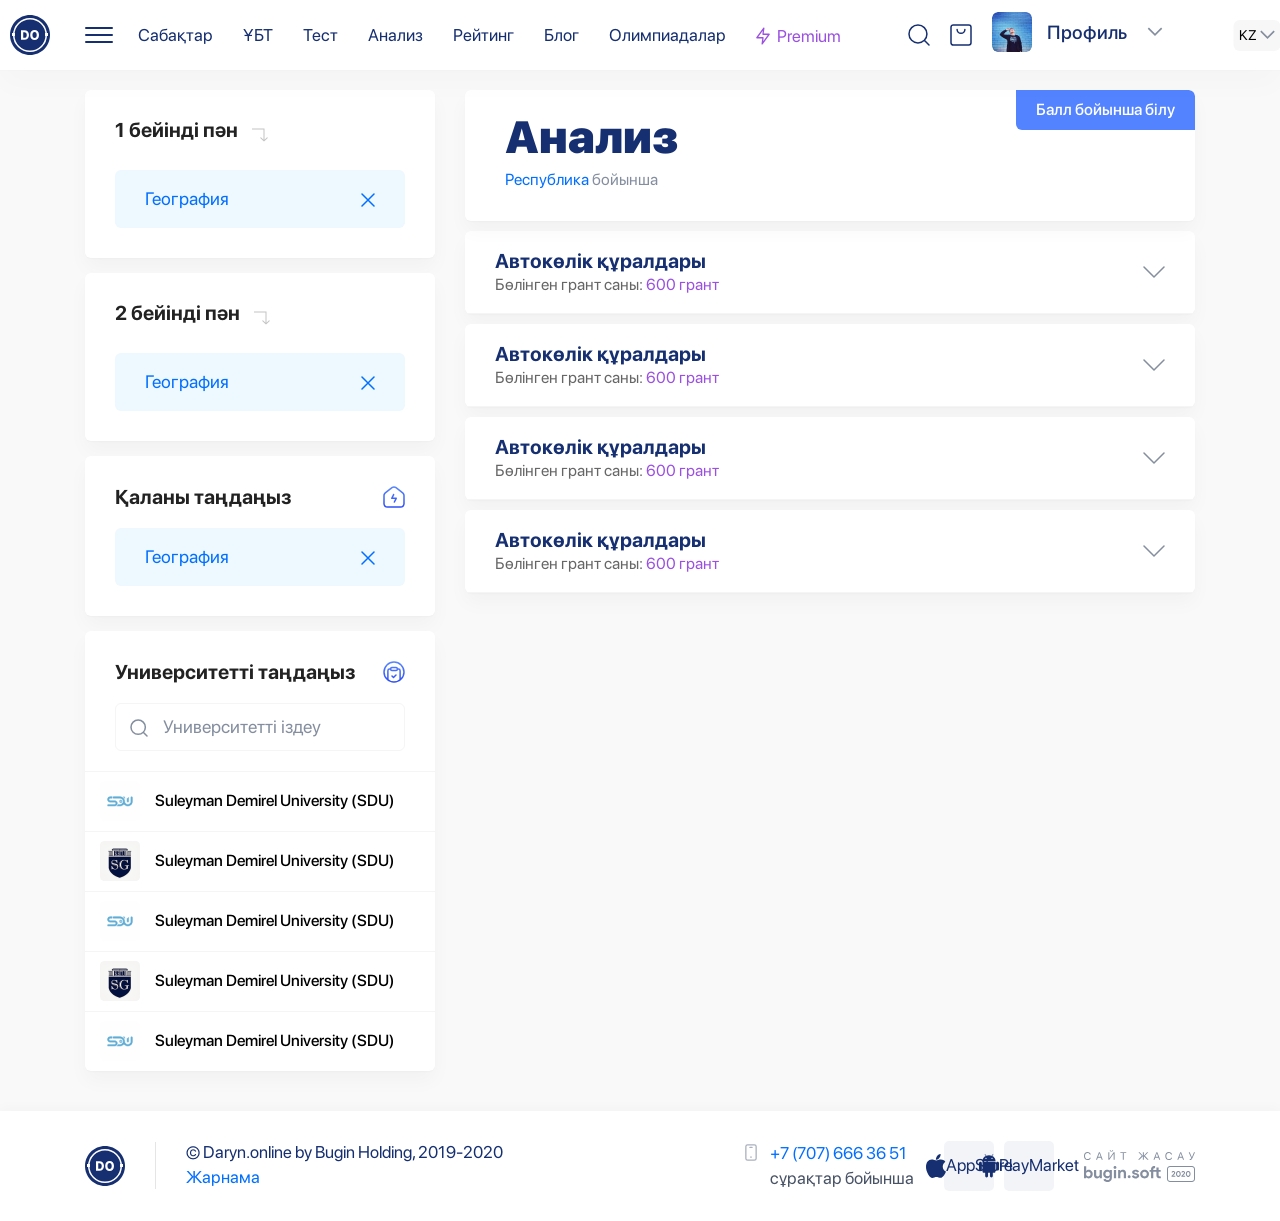
<file: analytics-detail.html>
<!DOCTYPE html>
<html lang="en">
<head>
    <meta charset="UTF-8">
    <meta name="viewport" content="width=device-width"/>
    <title>Daryn.online</title>
    <link rel="stylesheet" href="css/libs.min.css">
    <link rel="stylesheet" href="css/easy-autocomplete.min.css">
    <link rel="stylesheet" href="css/easy-autocomplete.themes.css">
    <link rel="stylesheet" href="css/main.css">
    <link rel="shortcut icon" href="/favicon.ico" type="image/x-icon">
</head>
<body class="grey-bg">
<header class="header-white header-profile">
    <div class="container">
        <div class="header">
            <button class="btn-plain call-menu">
                <span class="icon-bar"></span>
                <span class="icon-bar"></span>
                <span class="icon-bar"></span>
            </button>
            <a href="index.html" class="logo">
                <img src="img/logo/logo.svg" alt="">
                <span>Daryn.online</span>
            </a>
            <ul class="menu">
                <li><a href="lessons.html">Сабақтар</a></li>
                <li><a href="ubt.html">ҰБТ</a></li>
                <li><a href="tests.html">Тест</a></li>
                <li><a href="analyses.html">Анализ</a></li>
                <li><a href="rate.html">Рейтинг</a></li>
                <li><a href="blog.html">Блог</a></li>
                <li><a href="olympics.html">Олимпиадалар</a></li>
                <li><a href="#" class="premium-link"> <i class="icon i-volt"></i> <span>Premium</span></a></li>
            </ul>
            <div class="header-right">
                <form action="#">
                    <div class="searchCover-box">
                        <div class="searchCover">
                            <button class="btn-plain btn-search">
                                <img src="img/icon/search.svg" alt="">
                            </button>
                            <input type="text" placeholder="Табу керек нәрсені жазып, enter пернесін басыңыз"
                                   class="search-complete">
                            <div class="search-control">
                                <button class="btn-plain call-search">
                                    <img src="img/icon/call-search.svg" alt="">
                                </button>
                                <button class="btn-plain clear-search">
                                    <img src="img/icon/close-search.svg" alt="">
                                </button>
                            </div>
                        </div>
                    </div>
                </form>
                <button class="btn-plain basket">
                    <img src="img/icon/bag.svg" alt="">
                </button>
                <div class="dropdown">
                    <button class="dropdown-toggle" type="button"
                            id="dropdownProfile" data-toggle="dropdown">
                        <div class="prof-item">
                            <img src="img/main/avatar.png" alt="">
                            <span>Профиль</span>
                            <i class="icon i-down-grey"></i>
                        </div>
                    </button>
                    <div class="dropdown-menu" aria-labelledby="dropdownProfile">
                        <a class="dropdown-item" href="#">Шығу</a>
                        <a class="dropdown-item" href="#">Шығу</a>
                        <a class="dropdown-item" href="#">Шығу</a>
                    </div>
                </div>
                <div class="dropdown-language">
                    <div class="dropdown">
                        <button class="dropdown-toggle" type="button"
                                id="dropdownLang" data-toggle="dropdown">
                            <span>KZ</span>
                            <i class="icon i-down-grey"></i>
                        </button>
                        <div class="dropdown-menu" aria-labelledby="dropdownLang">
                            <a class="dropdown-item" href="#">RU</a>
                            <a class="dropdown-item" href="#">EN</a>
                        </div>
                    </div>
                </div>
            </div>
        </div>
    </div>
</header>
<div class="nav-box">
    <ul class="menu-nav">
        <li>
            <a href="#">
                <svg xmlns="http://www.w3.org/2000/svg" width="24" height="24" viewBox="0 0 24 24" fill="none">
                    <path d="M3 22C3 18.93 5.48875 16.4412 8.55875 16.4412H14.9413C18.0113 16.4412 20.5 18.93 20.5 22M15.5065 3.556C17.5812 5.63066 17.5812 8.99435 15.5065 11.069C13.4318 13.1437 10.0682 13.1437 7.99349 11.069C5.91883 8.99435 5.91883 5.63066 7.99349 3.556C10.0682 1.48133 13.4318 1.48133 15.5065 3.556Z"
                          stroke="#848E9F" stroke-width="1.5" stroke-linecap="round" stroke-linejoin="round"/>
                </svg>
                <span>Менің кабинетім</span>
            </a>
        </li>
        <li>
            <a href="#">
                <svg xmlns="http://www.w3.org/2000/svg" width="24" height="24" viewBox="0 0 24 24" fill="none">
                    <path d="M15.3333 15.3333H22M15.3333 18.6667H22M15.3333 22H19.1444M22 10.8889V7.48889C22 6.26222 21.0056 5.26667 19.7778 5.26667H12.5878C12.22 5.26667 11.8756 5.08444 11.6689 4.78L10.1078 2.48556C9.90111 2.18222 9.55778 2 9.19 2H4.22222C2.99444 2 2 2.99444 2 4.22222V17.5556C2 18.7833 2.99444 19.7778 4.22222 19.7778H10.8889"
                          stroke="#848E9F" stroke-width="1.5" stroke-linecap="round" stroke-linejoin="round"/>
                </svg>
                <span>Сабақтар</span>
            </a>
        </li>
        <li>
            <a href="#">
                <svg xmlns="http://www.w3.org/2000/svg" width="24" height="24" viewBox="0 0 24 24" fill="none">
                    <path d="M14.1111 15.65V18.1111H16.8822C17.5611 18.1111 18.1122 17.5611 18.1111 16.8811C18.1111 16.2011 17.56 15.65 16.88 15.65H14.1111ZM14.1111 15.65V13.1111H16.57C17.2711 13.1111 17.84 13.68 17.84 14.3811C17.84 15.0822 17.2711 15.6511 16.57 15.6511M10.8889 10.8889L8.38889 5.88889L5.88889 10.8889M6.33 10.0067H10.4478M18.8422 22H5.15778C3.41333 22 2 20.5867 2 18.8422V5.15778C2 3.41333 3.41333 2 5.15778 2H18.8422C20.5867 2 22 3.41333 22 5.15778V18.8422C22 20.5867 20.5867 22 18.8422 22Z"
                          stroke="#848E9F" stroke-width="1.5" stroke-linecap="round" stroke-linejoin="round"/>
                </svg>
                <span>ҰБТ</span>
            </a>
        </li>
        <li>
            <a href="#">
                <svg xmlns="http://www.w3.org/2000/svg" width="24" height="24" viewBox="0 0 24 24" fill="none">
                    <path d="M18.5556 15.3333V7.36444C18.5556 6.77556 18.3211 6.21 17.9044 5.79333L14.7622 2.65111C14.3456 2.23444 13.78 2 13.1911 2H5.22222C3.99444 2 3 2.99444 3 4.22222V19.7778C3 21.0056 3.99444 22 5.22222 22H11.8889M20.7778 18.6667L17.4444 22L15.2222 19.7778M6.33333 10.8889H13M6.33333 14.2222H13M6.33333 17.5556H11.1444M18.5556 7.55556H14.1111C13.4978 7.55556 13 7.05778 13 6.44444V2"
                          stroke="#848E9F" stroke-width="1.5" stroke-linecap="round" stroke-linejoin="round"/>
                </svg>
                <span>Тест</span>
            </a>
        </li>
        <li>
            <a href="#">
                <svg xmlns="http://www.w3.org/2000/svg" width="24" height="24" viewBox="0 0 24 24" fill="none">
                    <path d="M18.4735 13.0315V7.33614C18.4735 6.75036 18.2403 6.18779 17.8258 5.77332L14.7002 2.64768C14.2857 2.23321 13.7231 2 13.1373 2H5.2105C3.9892 2 3 2.9892 3 4.2105V19.684C3 20.9053 3.9892 21.8945 5.2105 21.8945H13.9066M18.4735 7.52624H14.0525C13.4424 7.52624 12.9472 7.03109 12.9472 6.42099V2M17.9828 16.6147L15.833 18.7644L14.5432 17.4746M11.0407 18.3732L11.7746 19.3336L11.9337 20.5284C12.0221 21.1915 12.5427 21.7132 13.2059 21.8016L14.404 21.9619L15.3633 22.6958C15.8938 23.1014 16.631 23.1014 17.1616 22.6958L18.122 21.9619L19.3168 21.8027C19.9799 21.7143 20.5016 21.1937 20.59 20.5306L20.7503 19.3325C20.7503 19.3336 21.1217 18.8473 21.4842 18.3732C21.8898 17.8426 21.8898 17.1054 21.4842 16.5749L20.7503 15.6145L20.5911 14.4197C20.5027 13.7565 19.9821 13.2349 19.319 13.1464L18.1209 12.9862L17.1616 12.2523C16.631 11.8467 15.8938 11.8467 15.3633 12.2523L14.4029 12.9862L13.2081 13.1453C12.5449 13.2337 12.0232 13.7543 11.9348 14.4175L11.7746 15.6156C11.7746 15.6145 11.4032 16.1008 11.0407 16.5749C10.6351 17.1054 10.6351 17.8415 11.0407 18.3732Z"
                          stroke="#848E9F" stroke-width="1.5" stroke-linecap="round" stroke-linejoin="round"/>
                </svg>
                <span>Олимпиада</span>
            </a>
        </li>
        <li>
            <a href="#">
                <svg xmlns="http://www.w3.org/2000/svg" width="24" height="24" viewBox="0 0 24 24" fill="none">
                    <path d="M20 7.83333H15.4286C14.7977 7.83333 14.2857 7.31067 14.2857 6.66667V2M4 13.6667V4.33333C4 3.04417 5.02286 2 6.28571 2H14.4823C15.088 2 15.6697 2.24617 16.0983 2.68367L19.3303 5.983C19.7589 6.4205 20 7.01433 20 7.63267V20.6667C20 21.9558 18.9771 23 17.7143 23H13.1429M5.84 21.1205C6.98857 22.293 8.848 22.293 9.99657 21.1205C11.144 19.9503 11.144 18.0498 9.99657 16.8773C8.848 15.7048 6.98857 15.7048 5.84 16.8773C4.69143 18.0498 4.69143 19.948 5.84 21.1205ZM5.84 21.1205L4 23M8.57143 11.3333H15.4286M13.1429 14.8333H15.4286"
                          stroke="#848E9F" stroke-width="1.2857" stroke-linecap="round" stroke-linejoin="round"/>
                </svg>
                <span>Байқау тесті</span>
            </a>
        </li>
        <li>
            <a href="#">
                <svg xmlns="http://www.w3.org/2000/svg" width="24" height="24" viewBox="0 0 24 24" fill="none">
                    <path d="M8.66667 15.3333L15.3333 8.66667M8.94333 8.66667C8.79 8.66667 8.66556 8.79111 8.66667 8.94444C8.66667 9.09778 8.79111 9.22222 8.94444 9.22222C9.09778 9.22222 9.22222 9.09778 9.22222 8.94444C9.22222 8.79111 9.09778 8.66667 8.94333 8.66667ZM15.0544 14.7778C14.9011 14.7778 14.7767 14.9022 14.7778 15.0556C14.7778 15.2089 14.9022 15.3333 15.0556 15.3333C15.2089 15.3333 15.3333 15.2089 15.3333 15.0556C15.3333 14.9022 15.2089 14.7778 15.0544 14.7778ZM12 22C6.47778 22 2 17.5233 2 12C2 6.47778 6.47778 2 12 2C17.5233 2 22 6.47778 22 12C22 17.5233 17.5233 22 12 22Z"
                          stroke="#848E9F" stroke-width="1.5" stroke-linecap="round" stroke-linejoin="round"/>
                </svg>
                <span>Daryn бонустары</span>
            </a>
        </li>
        <li>
            <a href="#">
                <svg xmlns="http://www.w3.org/2000/svg" width="24" height="24" viewBox="0 0 24 24" fill="none">
                    <path d="M15.2219 22H19.6664C20.8942 22 21.8886 21.0056 21.8886 19.7778V15.3333M17.1353 6.75333C17.2442 6.86222 17.2442 7.03778 17.1353 7.14667C17.0264 7.25556 16.8508 7.25556 16.7419 7.14667C16.6331 7.03778 16.6331 6.86222 16.7419 6.75333C16.8508 6.64556 17.0264 6.64556 17.1353 6.75333ZM14.6797 2H19.5519C20.8431 2 21.8886 3.04556 21.8886 4.33556V9.20778C21.8886 9.82778 21.6419 10.4211 21.2042 10.86L11.8597 20.2044C10.9475 21.1167 9.46861 21.1167 8.55639 20.2044L3.68417 15.3322C2.77194 14.42 2.77194 12.9411 3.68417 12.0289L13.0286 2.68444C13.4664 2.24667 14.0608 2 14.6797 2Z"
                          stroke="#848E9F" stroke-width="1.5" stroke-linecap="round" stroke-linejoin="round"/>
                </svg>
                <span>Бонустық бағдарлама</span>
            </a>
        </li>
        <li>
            <a href="#">
                <svg xmlns="http://www.w3.org/2000/svg" width="24" height="24" viewBox="0 0 24 24" fill="none">
                    <path d="M7.22227 13.6256V22L11.6667 19.7778L16.1112 22V13.6256M16.3807 3.95262C18.9842 6.55612 18.9842 10.7772 16.3807 13.3807C13.7772 15.9842 9.55611 15.9842 6.95262 13.3807C4.34913 10.7772 4.34913 6.55611 6.95262 3.95262C9.55612 1.34913 13.7772 1.34913 16.3807 3.95262Z"
                          stroke="#848E9F" stroke-width="1.5" stroke-linecap="round" stroke-linejoin="round"/>
                </svg>
                <span>Рейтинг</span>
            </a>
        </li>
        <li>
            <a href="#">
                <svg xmlns="http://www.w3.org/2000/svg" width="24" height="24" viewBox="0 0 24 24" fill="none">
                    <path d="M9 3.41989L11.029 2.25947C11.633 1.91351 12.368 1.91351 12.972 2.25947L15 3.41989M3 10.3855V8.06363C3 7.31507 3.394 6.62624 4.029 6.26277L6 5.1353M15 20.5801L12.971 21.7405C12.367 22.0865 11.632 22.0865 11.028 21.7405L9 20.5801M21 13.6145V15.9364C21 16.6839 20.606 17.3738 19.971 17.7362L18 18.8647M9.376 10.5029L12 12M12 12L14.624 10.5029M12 12V15.089M12 2.00206V4.79242M12 19.2076V21.9979M3.28 7.01647L5.62 8.34473M18.38 15.6553L20.72 16.9835M21 10.3855V8.06363C21 7.3161 20.606 6.62624 19.971 6.2638L18 5.1353M3 13.6145V15.9364C3 16.6839 3.394 17.3738 4.029 17.7362L6 18.8647M20.72 7.01647L18.38 8.34473M5.62 15.6553L3.28 16.9835"
                          stroke="#848E9F" stroke-width="1.5" stroke-linecap="round" stroke-linejoin="round"/>
                </svg>
                <span>Анализ</span>
            </a>
        </li>
        <li>
            <a href="#">
                <svg xmlns="http://www.w3.org/2000/svg" width="24" height="24" viewBox="0 0 24 24" fill="none">
                    <path d="M9.77778 18.7798H14.2222M17.5556 12.017H19.7778C21.0056 12.017 22 11.0082 22 9.76277V5.25426C22 4.00878 21.0056 3 19.7778 3H4.22222C2.99444 3 2 4.00878 2 5.25426V9.76277C2 11.0082 2.99444 12.017 4.22222 12.017H6.44444M17.5556 7.50851H6.44444V20.8729C6.44444 21.495 6.94222 22 7.55556 22H16.4444C17.0578 22 17.5556 21.495 17.5556 20.8729V7.50851ZM13.5713 11.5502C14.4392 12.4305 14.4392 13.8578 13.5713 14.7382C12.7035 15.6185 11.2965 15.6185 10.4286 14.7382C9.5608 13.8578 9.5608 12.4305 10.4286 11.5502C11.2965 10.6698 12.7035 10.6698 13.5713 11.5502Z"
                          stroke="#848E9F" stroke-width="1.5" stroke-linecap="round" stroke-linejoin="round"/>
                </svg>
                <span>Төлем жүйесі</span>
            </a>
        </li>
        <li>
            <a href="#">
                <svg xmlns="http://www.w3.org/2000/svg" width="24" height="24" viewBox="0 0 24 24" fill="none">
                    <path d="M2.04333 8.07714H19.7778C21.0056 8.07714 22 9.07158 22 10.2994V19.7778C22 21 21 22 19.7778 22H4.22222C2.99444 22 2 21.0056 2 19.7778V8.49491C2 7.57047 2.57222 6.74269 3.43778 6.41603L14.9411 2.07269C15.6678 1.79825 16.4444 2.33491 16.4444 3.11158V8.07603M16.4433 14.9771C16.2133 14.9782 16.0278 15.1649 16.0278 15.3949C16.0278 15.6249 16.2144 15.8116 16.4444 15.8105C16.6744 15.8105 16.8611 15.6238 16.8611 15.3938C16.8611 15.1638 16.6744 14.9771 16.4433 14.9771Z"
                          stroke="#848E9F" stroke-width="1.5" stroke-linecap="round" stroke-linejoin="round"/>
                </svg>
                <span>Кошелекті толтыру</span>
            </a>
        </li>
        <li>
            <a href="#">
                <svg xmlns="http://www.w3.org/2000/svg" width="24" height="24" viewBox="0 0 24 24" fill="none">
                    <path d="M8.16778 9.78222L12.0267 12.01M12.0267 12.01V7.55556M12.0267 12.01L8.17667 14.2333M12.0267 12.01V16.4444M12.0267 12.01L15.8467 9.80445M12.0267 12.01L15.8389 14.2111M18.6667 22H5.33333C3.49222 22 2 20.5078 2 18.6667V5.33333C2 3.49222 3.49222 2 5.33333 2H18.6667C20.5078 2 22 3.49222 22 5.33333V18.6667C22 20.5078 20.5078 22 18.6667 22Z"
                          stroke="#848E9F" stroke-width="1.5" stroke-linecap="round" stroke-linejoin="round"/>
                </svg>
                <span>Блог</span>
            </a>
        </li>
        <li>
            <a href="#">
                <svg xmlns="http://www.w3.org/2000/svg" width="24" height="24" viewBox="0 0 24 24" fill="none">
                    <path d="M18.6667 17.3425H19.7778C21.0056 17.3425 22 16.3616 22 15.1507V11.863C22 10.6521 21.0056 9.67123 19.7778 9.67123H18.6667C18.0533 9.67123 17.5556 10.1622 17.5556 10.7671V16.2466C17.5556 16.8515 18.0533 17.3425 18.6667 17.3425ZM18.6667 17.3425V18.4384C18.6667 19.6493 17.6722 20.6301 16.4444 20.6301H14.0833M19.2222 9.67123V9.12329C19.2222 5.18904 15.9889 2 12 2C8.01111 2 4.77778 5.18904 4.77778 9.12329V9.67123M14.0833 20.6301C14.0833 19.874 13.4611 19.2603 12.6944 19.2603H11.3056C10.5389 19.2603 9.91667 19.874 9.91667 20.6301C9.91667 21.3863 10.5389 22 11.3056 22H12.6944C13.4611 22 14.0833 21.3863 14.0833 20.6301ZM5.33333 17.3425H4.22222C2.99444 17.3425 2 16.3616 2 15.1507V11.863C2 10.6521 2.99444 9.67123 4.22222 9.67123H5.33333C5.94667 9.67123 6.44444 10.1622 6.44444 10.7671V16.2466C6.44444 16.8515 5.94667 17.3425 5.33333 17.3425Z"
                          stroke="#848E9F" stroke-width="1.5" stroke-linecap="round" stroke-linejoin="round"/>
                </svg>
                <span>Көмек</span>
            </a>
        </li>
        <li>
            <a href="#">
                <svg xmlns="http://www.w3.org/2000/svg" width="24" height="24" viewBox="0 0 24 24" fill="none">
                    <path d="M10.667 21L12 19.667M12 19.667L10.667 18.334M12 19.667C6.477 19.667 2 17.926 2 15.778C2 15.138 2.408 14.538 3.111 14.006M20.889 14.006C21.592 14.538 22 15.138 22 15.778C22 17.414 19.4 18.811 15.722 19.386M9.6 3V5.16C9.6 5.557 9.869 5.88 10.2 5.88H13.8C14.131 5.88 14.4 5.557 14.4 5.16V3M6 15V5.4C6 4.074 7.074 3 8.4 3H15.6C16.926 3 18 4.074 18 5.4V15"
                          stroke="#848E9F" stroke-width="1.5" stroke-linecap="round" stroke-linejoin="round"/>
                </svg>
                <span>Байланыс</span>
            </a>
        </li>
    </ul>
    <div class="nav-info">
        <a href="#">
            <svg xmlns="http://www.w3.org/2000/svg" width="24" height="24" viewBox="0 0 24 24" fill="none">
                <path d="M16 12C16 14.209 14.209 16 12 16C9.791 16 8 14.209 8 12C8 9.791 9.791 8 12 8C14.209 8 16 9.791 16 12ZM16 12V13.5C16 14.881 17.119 16 18.5 16C19.881 16 21 14.881 21 13.5V12C21 7.029 16.971 3 12 3C7.029 3 3 7.029 3 12C3 16.971 7.029 21 12 21C13.149 21 14.317 20.782 15.444 20.315C16.052 20.063 16.614 19.747 17.133 19.386"
                      stroke="#848E9F" stroke-width="1.5" stroke-linecap="round" stroke-linejoin="round"/>
            </svg>
            <span>info@daryn.online</span>
        </a>
        <a href="tel:+7 (707) 666 36 51">
            <svg xmlns="http://www.w3.org/2000/svg" width="24" height="24" viewBox="0 0 24 24" fill="none">
                <path d="M18.965 16.61L17.792 15.437C17.206 14.851 16.256 14.851 15.671 15.437L14.749 16.359C14.543 16.565 14.231 16.634 13.965 16.517C12.629 15.932 11.309 15.045 10.132 13.868C8.96002 12.696 8.07602 11.382 7.49002 10.051C7.36802 9.77597 7.43902 9.45297 7.65202 9.23997L8.47802 8.41397C9.14902 7.74297 9.14902 6.79397 8.56302 6.20797L7.39002 5.03497C6.60902 4.25397 5.34302 4.25397 4.56202 5.03497L3.91002 5.68597C3.16902 6.42697 2.86002 7.49597 3.06002 8.55597C3.55402 11.169 5.07202 14.03 7.52102 16.479C9.97002 18.928 12.831 20.446 15.444 20.94C16.504 21.14 17.573 20.831 18.314 20.09L18.965 19.439C19.746 18.658 19.746 17.392 18.965 16.61V16.61Z"
                      stroke="#848E9F" stroke-width="1.5" stroke-linecap="round" stroke-linejoin="round"/>
                <path d="M13 6.99109C14.031 6.97709 15.067 7.35909 15.854 8.14609" stroke="#848E9F" stroke-width="1.5"
                      stroke-linecap="round" stroke-linejoin="round"/>
                <path d="M18.682 5.31787C17.113 3.74887 15.056 2.96387 13 2.96387" stroke="#848E9F" stroke-width="1.5"
                      stroke-linecap="round" stroke-linejoin="round"/>
                <path d="M17.009 11C17.023 9.969 16.641 8.933 15.854 8.146" stroke="#848E9F" stroke-width="1.5"
                      stroke-linecap="round" stroke-linejoin="round"/>
                <path d="M18.682 5.31787C20.251 6.88687 21.036 8.94387 21.036 10.9999" stroke="#848E9F"
                      stroke-width="1.5" stroke-linecap="round" stroke-linejoin="round"/>
            </svg>
            <span>+7 (707) 666 36 51</span>
        </a>
    </div>
    <a href="https://bgpro.kz/" class="bg-logo" target="_blank">
        <img src="img/logo/copyright.svg" alt="">
    </a>
</div>
<section class="testUbt">
    <div class="container">
        <div class="row">
            <div class="col-lg-4 col-md-5">
                <div class="side-sticky">
                    <div class="ubt-side">
                        <h2 class="arrow-down">1 бейінді пән</h2>
                        <div class="subject-choosen">
                            <h3>География</h3>
                            <input type="radio">
                            <button class="btn-plain close-blue">
                                <svg width="14" height="14" viewBox="0 0 14 14" fill="none"
                                     xmlns="http://www.w3.org/2000/svg">
                                    <path d="M1 13L13 1M1 1L13 13" stroke="#026FFF" stroke-width="1.5"
                                          stroke-linecap="round" stroke-linejoin="round"/>
                                </svg>
                            </button>
                        </div>
                    </div>
                    <div class="ubt-side">
                        <h2 class="arrow-down">2 бейінді пән</h2>
                        <div class="subject-choosen">
                            <h3>География</h3>
                            <input type="radio">
                            <button class="btn-plain close-blue">
                                <svg width="14" height="14" viewBox="0 0 14 14" fill="none"
                                     xmlns="http://www.w3.org/2000/svg">
                                    <path d="M1 13L13 1M1 1L13 13" stroke="#026FFF" stroke-width="1.5"
                                          stroke-linecap="round" stroke-linejoin="round"/>
                                </svg>
                            </button>
                        </div>
                    </div>
                    <div class="select-class">
                        <div class="select-class-head">
                            <h2>Қаланы таңдаңыз</h2>
                            <svg width="22" height="22" viewBox="0 0 22 22" fill="none"
                                 xmlns="http://www.w3.org/2000/svg">
                                <path d="M10.699 15.6658C10.5138 16.0363 10.664 16.4868 11.0344 16.672C11.4049 16.8572 11.8554 16.7071 12.0407 16.3366L10.699 15.6658ZM13.2221 12.2968L13.8929 12.6322C14.0091 12.3997 13.9967 12.1236 13.86 11.9025C13.7234 11.6814 13.482 11.5468 13.2221 11.5468V12.2968ZM8.77767 12.2968L8.10689 11.9613C7.99061 12.1938 8.00301 12.4699 8.13966 12.691C8.27631 12.9122 8.51772 13.0468 8.77767 13.0468V12.2968ZM11.3006 8.929C11.4859 8.55853 11.3358 8.10801 10.9654 7.92273C10.5949 7.73744 10.1444 7.88755 9.95909 8.25801L11.3006 8.929ZM19.7131 6.88797L20.1738 6.29613L20.1735 6.29598L19.7131 6.88797ZM13.0465 1.70249L12.5858 2.29433L12.586 2.29449L13.0465 1.70249ZM8.95322 1.70249L8.49281 1.11045L8.49275 1.11049L8.95322 1.70249ZM2.28665 6.88797L1.82617 6.29598L1.82597 6.29613L2.28665 6.88797ZM12.0407 16.3366L13.8929 12.6322L12.5512 11.9614L10.699 15.6658L12.0407 16.3366ZM13.2221 11.5468H8.77767V13.0468H13.2221V11.5468ZM9.44845 12.6323L11.3006 8.929L9.95909 8.25801L8.10689 11.9613L9.44845 12.6323ZM20.1735 6.29598L13.507 1.11049L12.586 2.29449L19.2526 7.47997L20.1735 6.29598ZM13.5072 1.11065C12.0328 -0.0369815 9.96793 -0.0367182 8.49281 1.11045L9.41364 2.29453C10.3474 1.56839 11.6535 1.56865 12.5858 2.29433L13.5072 1.11065ZM8.49275 1.11049L1.82617 6.29598L2.74712 7.47997L9.4137 2.29449L8.49275 1.11049ZM1.82597 6.29613C0.831234 7.07042 0.25 8.2599 0.25 9.51905H1.75C1.75 8.72267 2.11764 7.96995 2.74733 7.47981L1.82597 6.29613ZM0.25 9.51905V17.6667H1.75V9.51905H0.25ZM0.25 17.6667C0.25 19.922 2.07799 21.75 4.33329 21.75V20.25C2.90641 20.25 1.75 19.0936 1.75 17.6667H0.25ZM4.33329 21.75H17.6664V20.25H4.33329V21.75ZM17.6664 21.75C19.9217 21.75 21.7497 19.922 21.7497 17.6667H20.2497C20.2497 19.0936 19.0933 20.25 17.6664 20.25V21.75ZM21.7497 17.6667V9.51905H20.2497V17.6667H21.7497ZM21.7497 9.51905C21.7497 8.2599 21.1685 7.07042 20.1738 6.29613L19.2524 7.47981C19.8821 7.96995 20.2497 8.72267 20.2497 9.51905H21.7497Z"
                                      fill="url(#paint0_linear)"/>
                                <defs>
                                    <linearGradient id="paint0_linear" x1="1" y1="1" x2="1" y2="21"
                                                    gradientUnits="userSpaceOnUse">
                                        <stop stop-color="#5986FB"/>
                                        <stop offset="1" stop-color="#2D4EF5"/>
                                    </linearGradient>
                                </defs>
                            </svg>
                        </div>
                        <div class="subject-choosen">
                            <h3>География</h3>
                            <input type="radio">
                            <button class="btn-plain close-blue">
                                <svg width="14" height="14" viewBox="0 0 14 14" fill="none"
                                     xmlns="http://www.w3.org/2000/svg">
                                    <path d="M1 13L13 1M1 1L13 13" stroke="#026FFF" stroke-width="1.5"
                                          stroke-linecap="round" stroke-linejoin="round"/>
                                </svg>
                            </button>
                        </div>
                    </div>

                    <div class="select-class">
                        <div class="select-class-head">
                            <h2>Университетті таңдаңыз</h2>
                            <svg width="22" height="22" viewBox="0 0 22 22" fill="none" xmlns="http://www.w3.org/2000/svg">
                                <path d="M13.0033 14.0511L10.4989 16.5556L8.99556 15.0522M7.66667 8.07112H6.55556C5.63556 8.07112 4.88889 8.81779 4.88889 9.73779V18.7778M14.3333 8.07112H15.4445C16.3645 8.07112 17.1111 8.81779 17.1111 9.73779V18.7778M18.0711 3.92894C21.9764 7.83419 21.9764 14.1658 18.0711 18.0711C14.1659 21.9763 7.83422 21.9763 3.929 18.0711C0.0237488 14.1658 0.0237488 7.83416 3.929 3.92894C7.83425 0.0236878 14.1659 0.0236878 18.0711 3.92894ZM13.1167 9.58557H8.88445C8.21111 9.58557 7.66667 9.04112 7.66667 8.3689V7.77223C7.66667 7.10001 8.21111 6.55556 8.88334 6.55556H13.1156C13.7889 6.55556 14.3333 7.10001 14.3333 7.77223V8.36779C14.3333 9.04112 13.7889 9.58557 13.1167 9.58557Z" stroke="url(#paint0_linear)" stroke-width="1.5" stroke-linecap="round" stroke-linejoin="round"/>
                                <defs>
                                    <linearGradient id="paint0_linear" x1="1.00006" y1="1" x2="1.00006" y2="21" gradientUnits="userSpaceOnUse">
                                        <stop stop-color="#5986FB"/>
                                        <stop offset="1" stop-color="#2D4EF5"/>
                                    </linearGradient>
                                </defs>
                            </svg>
                        </div>
                        <div class="search-plain">
                            <button class="btn-plain">
                                <img src="img/icon/search-grey.svg" alt="">
                            </button>
                            <input type="text" placeholder="Университетті іздеу">
                        </div>
                        <div class="univer-scroll">
                            <div class="univer-item">
                                <div class="univer-item-img">
                                    <img src="img/logo/univer-1.png" alt="">
                                    <svg width="14" height="10" viewBox="0 0 14 10" fill="none" xmlns="http://www.w3.org/2000/svg">
                                        <path d="M1 5L5 9L13 1" stroke="white" stroke-width="1.5" stroke-linecap="round" stroke-linejoin="round"/>
                                    </svg>
                                </div>
                                <div class="univer-item-caption">
                                    <h3>Suleyman Demirel University (SDU)</h3>
                                </div>
                                <input type="radio" name="univer">
                            </div>
                            <div class="univer-item">
                                <div class="univer-item-img">
                                    <img src="img/logo/univer-2.png" alt="">
                                    <svg width="14" height="10" viewBox="0 0 14 10" fill="none" xmlns="http://www.w3.org/2000/svg">
                                        <path d="M1 5L5 9L13 1" stroke="white" stroke-width="1.5" stroke-linecap="round" stroke-linejoin="round"/>
                                    </svg>
                                </div>
                                <div class="univer-item-caption">
                                    <h3>Suleyman Demirel University (SDU)</h3>
                                </div>
                                <input type="radio" name="univer">
                            </div>
                            <div class="univer-item">
                                <div class="univer-item-img">
                                    <img src="img/logo/univer-1.png" alt="">
                                    <svg width="14" height="10" viewBox="0 0 14 10" fill="none" xmlns="http://www.w3.org/2000/svg">
                                        <path d="M1 5L5 9L13 1" stroke="white" stroke-width="1.5" stroke-linecap="round" stroke-linejoin="round"/>
                                    </svg>
                                </div>
                                <div class="univer-item-caption">
                                    <h3>Suleyman Demirel University (SDU)</h3>
                                </div>
                                <input type="radio" name="univer">
                            </div>
                            <div class="univer-item">
                                <div class="univer-item-img">
                                    <img src="img/logo/univer-2.png" alt="">
                                    <svg width="14" height="10" viewBox="0 0 14 10" fill="none" xmlns="http://www.w3.org/2000/svg">
                                        <path d="M1 5L5 9L13 1" stroke="white" stroke-width="1.5" stroke-linecap="round" stroke-linejoin="round"/>
                                    </svg>
                                </div>
                                <div class="univer-item-caption">
                                    <h3>Suleyman Demirel University (SDU)</h3>
                                </div>
                                <input type="radio" name="univer">
                            </div>
                            <div class="univer-item">
                                <div class="univer-item-img">
                                    <img src="img/logo/univer-1.png" alt="">
                                    <svg width="14" height="10" viewBox="0 0 14 10" fill="none" xmlns="http://www.w3.org/2000/svg">
                                        <path d="M1 5L5 9L13 1" stroke="white" stroke-width="1.5" stroke-linecap="round" stroke-linejoin="round"/>
                                    </svg>
                                </div>
                                <div class="univer-item-caption">
                                    <h3>Suleyman Demirel University (SDU)</h3>
                                </div>
                                <input type="radio" name="univer">
                            </div>
                            <div class="univer-item">
                                <div class="univer-item-img">
                                    <img src="img/logo/univer-2.png" alt="">
                                    <svg width="14" height="10" viewBox="0 0 14 10" fill="none" xmlns="http://www.w3.org/2000/svg">
                                        <path d="M1 5L5 9L13 1" stroke="white" stroke-width="1.5" stroke-linecap="round" stroke-linejoin="round"/>
                                    </svg>
                                </div>
                                <div class="univer-item-caption">
                                    <h3>Suleyman Demirel University (SDU)</h3>
                                </div>
                                <input type="radio" name="univer">
                            </div>
                            <div class="univer-item">
                                <div class="univer-item-img">
                                    <img src="img/logo/univer-1.png" alt="">
                                    <svg width="14" height="10" viewBox="0 0 14 10" fill="none" xmlns="http://www.w3.org/2000/svg">
                                        <path d="M1 5L5 9L13 1" stroke="white" stroke-width="1.5" stroke-linecap="round" stroke-linejoin="round"/>
                                    </svg>
                                </div>
                                <div class="univer-item-caption">
                                    <h3>Suleyman Demirel University (SDU)</h3>
                                </div>
                                <input type="radio" name="univer">
                            </div>
                            <div class="univer-item">
                                <div class="univer-item-img">
                                    <img src="img/logo/univer-2.png" alt="">
                                    <svg width="14" height="10" viewBox="0 0 14 10" fill="none" xmlns="http://www.w3.org/2000/svg">
                                        <path d="M1 5L5 9L13 1" stroke="white" stroke-width="1.5" stroke-linecap="round" stroke-linejoin="round"/>
                                    </svg>
                                </div>
                                <div class="univer-item-caption">
                                    <h3>Suleyman Demirel University (SDU)</h3>
                                </div>
                                <input type="radio" name="univer">
                            </div>
                        </div>
                    </div>

                </div>
            </div>
            <div class="col-lg-8 col-md-7">
                <div class="analytics">
                    <div class="analytics-head">
                        <h1>Анализ</h1>
                        <p><span class="blueLight-colored">Республика</span> бойынша</p>
                        <button class="btn-plain btn-blue-gradient">Балл бойынша білу</button>
                    </div>
                    <div class="analyticItem">
                        <div class="analyticItem-head">
                            <div class="analyticItem-caption">
                                <h2>Автокөлік құралдары</h2>
                                <p>Бөлінген грант саны: <span class="purple-colored">600 грант</span></p>
                            </div>
                            <svg width="22" height="12" viewBox="0 0 22 12" class="arr-down" fill="none"
                                 xmlns="http://www.w3.org/2000/svg">
                                <path d="M1 1L11 11L21 1" stroke="#848E9F" stroke-width="1.5"
                                      stroke-linecap="round" stroke-linejoin="round"/>
                            </svg>
                        </div>
                        <div class="analyticItem-body">
                            <a href="#">
                                <div class="analyticItem-result">
                                    <p><span class="blueLight-colored">5B030400</span>— Кеден ісі</p>
                                    <span class="blueLight-colored">5 университет</span>
                                </div>
                            </a>
                            <a href="#">
                                <div class="analyticItem-result">
                                    <p><span class="blueLight-colored">5B030400</span>— Кеден ісі</p>
                                    <span class="blueLight-colored">5 университет</span>
                                </div>
                            </a>
                            <a href="#">
                                <div class="analyticItem-result">
                                    <p><span class="blueLight-colored">5B030400</span>— Кеден ісі</p>
                                    <span class="blueLight-colored">5 университет</span>
                                </div>
                            </a>
                            <a href="#">
                                <div class="analyticItem-result">
                                    <p><span class="blueLight-colored">5B030400</span>— Кеден ісі</p>
                                    <span class="blueLight-colored">5 университет</span>
                                </div>
                            </a>
                        </div>
                    </div>
                    <div class="analyticItem">
                        <div class="analyticItem-head">
                            <div class="analyticItem-caption">
                                <h2>Автокөлік құралдары</h2>
                                <p>Бөлінген грант саны: <span class="purple-colored">600 грант</span></p>
                            </div>
                            <svg width="22" height="12" viewBox="0 0 22 12" class="arr-down" fill="none"
                                 xmlns="http://www.w3.org/2000/svg">
                                <path d="M1 1L11 11L21 1" stroke="#848E9F" stroke-width="1.5"
                                      stroke-linecap="round" stroke-linejoin="round"/>
                            </svg>
                        </div>
                        <div class="analyticItem-body">
                            <a href="#">
                                <div class="analyticItem-result">
                                    <p><span class="blueLight-colored">5B030400</span>— Кеден ісі</p>
                                    <span class="blueLight-colored">5 университет</span>
                                </div>
                            </a>
                            <a href="#">
                                <div class="analyticItem-result">
                                    <p><span class="blueLight-colored">5B030400</span>— Кеден ісі</p>
                                    <span class="blueLight-colored">5 университет</span>
                                </div>
                            </a>
                            <a href="#">
                                <div class="analyticItem-result">
                                    <p><span class="blueLight-colored">5B030400</span>— Кеден ісі</p>
                                    <span class="blueLight-colored">5 университет</span>
                                </div>
                            </a>
                            <a href="#">
                                <div class="analyticItem-result">
                                    <p><span class="blueLight-colored">5B030400</span>— Кеден ісі</p>
                                    <span class="blueLight-colored">5 университет</span>
                                </div>
                            </a>
                        </div>
                    </div>
                    <div class="analyticItem">
                        <div class="analyticItem-head">
                            <div class="analyticItem-caption">
                                <h2>Автокөлік құралдары</h2>
                                <p>Бөлінген грант саны: <span class="purple-colored">600 грант</span></p>
                            </div>
                            <svg width="22" height="12" viewBox="0 0 22 12" class="arr-down" fill="none"
                                 xmlns="http://www.w3.org/2000/svg">
                                <path d="M1 1L11 11L21 1" stroke="#848E9F" stroke-width="1.5"
                                      stroke-linecap="round" stroke-linejoin="round"/>
                            </svg>
                        </div>
                        <div class="analyticItem-body">
                            <a href="#">
                                <div class="analyticItem-result">
                                    <p><span class="blueLight-colored">5B030400</span>— Кеден ісі</p>
                                    <span class="blueLight-colored">5 университет</span>
                                </div>
                            </a>
                            <a href="#">
                                <div class="analyticItem-result">
                                    <p><span class="blueLight-colored">5B030400</span>— Кеден ісі</p>
                                    <span class="blueLight-colored">5 университет</span>
                                </div>
                            </a>
                            <a href="#">
                                <div class="analyticItem-result">
                                    <p><span class="blueLight-colored">5B030400</span>— Кеден ісі</p>
                                    <span class="blueLight-colored">5 университет</span>
                                </div>
                            </a>
                            <a href="#">
                                <div class="analyticItem-result">
                                    <p><span class="blueLight-colored">5B030400</span>— Кеден ісі</p>
                                    <span class="blueLight-colored">5 университет</span>
                                </div>
                            </a>
                        </div>
                    </div>
                    <div class="analyticItem">
                        <div class="analyticItem-head">
                            <div class="analyticItem-caption">
                                <h2>Автокөлік құралдары</h2>
                                <p>Бөлінген грант саны: <span class="purple-colored">600 грант</span></p>
                            </div>
                            <svg width="22" height="12" viewBox="0 0 22 12" class="arr-down" fill="none"
                                 xmlns="http://www.w3.org/2000/svg">
                                <path d="M1 1L11 11L21 1" stroke="#848E9F" stroke-width="1.5"
                                      stroke-linecap="round" stroke-linejoin="round"/>
                            </svg>
                        </div>
                        <div class="analyticItem-body">
                            <a href="#">
                                <div class="analyticItem-result">
                                    <p><span class="blueLight-colored">5B030400</span>— Кеден ісі</p>
                                    <span class="blueLight-colored">5 университет</span>
                                </div>
                            </a>
                            <a href="#">
                                <div class="analyticItem-result">
                                    <p><span class="blueLight-colored">5B030400</span>— Кеден ісі</p>
                                    <span class="blueLight-colored">5 университет</span>
                                </div>
                            </a>
                            <a href="#">
                                <div class="analyticItem-result">
                                    <p><span class="blueLight-colored">5B030400</span>— Кеден ісі</p>
                                    <span class="blueLight-colored">5 университет</span>
                                </div>
                            </a>
                            <a href="#">
                                <div class="analyticItem-result">
                                    <p><span class="blueLight-colored">5B030400</span>— Кеден ісі</p>
                                    <span class="blueLight-colored">5 университет</span>
                                </div>
                            </a>
                        </div>
                    </div>
                </div>
            </div>
        </div>
    </div>

    </div>

</section>
<div class="overlay"></div>
<footer>
    <div class="container">
        <div class="footer">
            <a href="index.html" class="footer-logo">
                <img src="img/logo/logo.svg" alt="">
            </a>
            <div class="copyright">
                <p>© Daryn.online by Bugin Holding, 2019-2020</p>
                <a href="#" target="_blank">Жарнама</a>
            </div>
            <div class="phone">
                <img src="img/icon/mobile.svg" alt="">
                <div class="phone-caption">
                    <a href="tel:+7 (707) 666 36 51">+7 (707) 666 36 51</a>
                    <p>cұрақтар бойынша</p>
                </div>
            </div>
            <div class="apps">
                <a href="#" class="apps-link">
                    <img src="img/icon/ios.svg" alt="">
                    <span>AppStore</span>
                </a>
                <a href="#" class="apps-link">
                    <img src="img/icon/android.svg" alt="">
                    <span>PlayMarket</span>
                </a>
            </div>
            <a href="https://bgpro.kz/" class="bg-logo" target="_blank">
                <img src="img/logo/copyright.svg" alt="">
            </a>
        </div>
        <div class="footer-md">
            <div class="apps">
                <a href="#" class="apps-link">
                    <img src="img/icon/ios.svg" alt="">
                    <span>AppStore</span>
                </a>
                <a href="#" class="apps-link">
                    <img src="img/icon/android.svg" alt="">
                    <span>PlayMarket</span>
                </a>
            </div>
            <a href="https://bgpro.kz/" class="bg-logo" target="_blank">
                <img src="img/logo/copyright.svg" alt="">
            </a>
        </div>
    </div>
</footer>
<script src="js/libs.min.js"></script>
<script src='js/jquery.easy-autocomplete.min.js'></script>
<script type="text/javascript">
    $('.subject-list li').click(function () {
        $(this).toggleClass('active');
    });

    $('.toggle-height').click(function (e) {
        e.preventDefault();
        $(this).toggleClass('toggle-height-active')
        $('.subject-slide').slideToggle(600);
        var span = $('.toggle-height span');

        if (span.text() == "Көбірек көрсету") {
            span.text("Жасыру");
        }
        else {
            span.text("Көбірек көрсету");
        }

    });

    $('.analyticItem').on('click', function () {
        if ($(this).hasClass('analyticItem-active')) {
            $(this).removeClass('analyticItem-active')
        }
        else {
            $('.analyticItem').removeClass('analyticItem-active');
            $(this).addClass('analyticItem-active');
        }
        var next = $(this).find('.analyticItem-head').next();
        $('.analyticItem .analyticItem-body').not(next).slideUp(400);
        next.slideToggle(400);
    });

    $('.univer-item').click(function (e) {
        $('.univer-item').removeClass('univer-item-active');
        $(this).addClass('univer-item-active');
    });

</script>
<script src="js/common.js"></script>
</body>
</html>
</file>
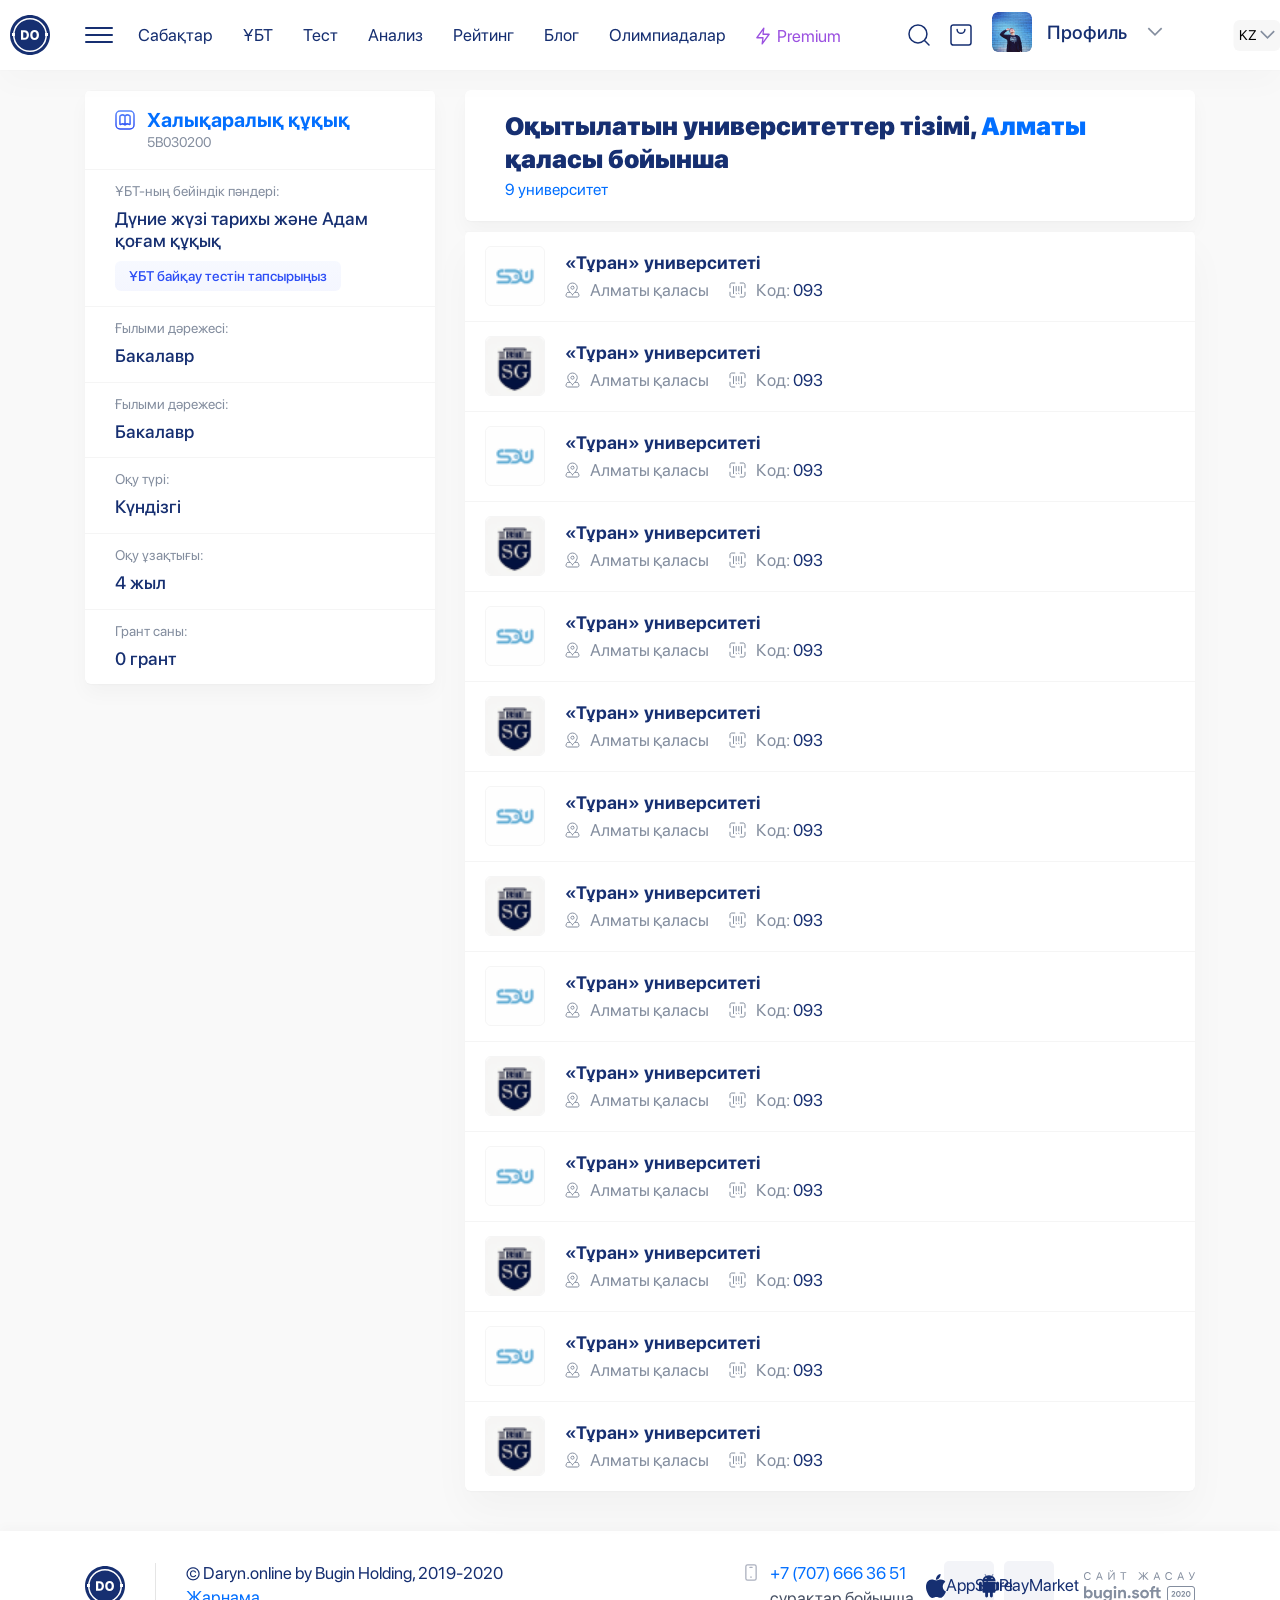
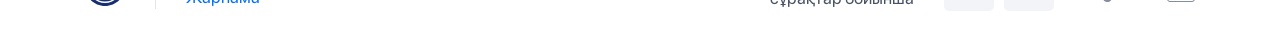
<file: analytics-univer.html>
<!DOCTYPE html>
<html lang="en">
<head>
    <meta charset="UTF-8">
    <meta name="viewport" content="width=device-width"/>
    <title>Daryn.online</title>
    <link rel="stylesheet" href="css/libs.min.css">
    <link rel="stylesheet" href="css/easy-autocomplete.min.css">
    <link rel="stylesheet" href="css/easy-autocomplete.themes.css">
    <link rel="stylesheet" href="css/main.css">
    <link rel="shortcut icon" href="/favicon.ico" type="image/x-icon">
</head>
<body class="grey-bg">
<header class="header-white header-profile">
    <div class="container">
        <div class="header">
            <button class="btn-plain call-menu">
                <span class="icon-bar"></span>
                <span class="icon-bar"></span>
                <span class="icon-bar"></span>
            </button>
            <a href="index.html" class="logo">
                <img src="img/logo/logo.svg" alt="">
                <span>Daryn.online</span>
            </a>
            <ul class="menu">
                <li><a href="lessons.html">Сабақтар</a></li>
                <li><a href="ubt.html">ҰБТ</a></li>
                <li><a href="tests.html">Тест</a></li>
                <li><a href="analyses.html">Анализ</a></li>
                <li><a href="rate.html">Рейтинг</a></li>
                <li><a href="blog.html">Блог</a></li>
                <li><a href="olympics.html">Олимпиадалар</a></li>
                <li><a href="#" class="premium-link"> <i class="icon i-volt"></i> <span>Premium</span></a></li>
            </ul>
            <div class="header-right">
                <form action="#">
                    <div class="searchCover-box">
                        <div class="searchCover">
                            <button class="btn-plain btn-search">
                                <img src="img/icon/search.svg" alt="">
                            </button>
                            <input type="text" placeholder="Табу керек нәрсені жазып, enter пернесін басыңыз"
                                   class="search-complete">
                            <div class="search-control">
                                <button class="btn-plain call-search">
                                    <img src="img/icon/call-search.svg" alt="">
                                </button>
                                <button class="btn-plain clear-search">
                                    <img src="img/icon/close-search.svg" alt="">
                                </button>
                            </div>
                        </div>
                    </div>
                </form>
                <button class="btn-plain basket">
                    <img src="img/icon/bag.svg" alt="">
                </button>
                <div class="dropdown">
                    <button class="dropdown-toggle" type="button"
                            id="dropdownProfile" data-toggle="dropdown">
                        <div class="prof-item">
                            <img src="img/main/avatar.png" alt="">
                            <span>Профиль</span>
                            <i class="icon i-down-grey"></i>
                        </div>
                    </button>
                    <div class="dropdown-menu" aria-labelledby="dropdownProfile">
                        <a class="dropdown-item" href="#">Шығу</a>
                        <a class="dropdown-item" href="#">Шығу</a>
                        <a class="dropdown-item" href="#">Шығу</a>
                    </div>
                </div>
                <div class="dropdown-language">
                    <div class="dropdown">
                        <button class="dropdown-toggle" type="button"
                                id="dropdownLang" data-toggle="dropdown">
                            <span>KZ</span>
                            <i class="icon i-down-grey"></i>
                        </button>
                        <div class="dropdown-menu" aria-labelledby="dropdownLang">
                            <a class="dropdown-item" href="#">RU</a>
                            <a class="dropdown-item" href="#">EN</a>
                        </div>
                    </div>
                </div>
            </div>
        </div>
    </div>
</header>
<div class="nav-box">
    <ul class="menu-nav">
        <li>
            <a href="#">
                <svg xmlns="http://www.w3.org/2000/svg" width="24" height="24" viewBox="0 0 24 24" fill="none">
                    <path d="M3 22C3 18.93 5.48875 16.4412 8.55875 16.4412H14.9413C18.0113 16.4412 20.5 18.93 20.5 22M15.5065 3.556C17.5812 5.63066 17.5812 8.99435 15.5065 11.069C13.4318 13.1437 10.0682 13.1437 7.99349 11.069C5.91883 8.99435 5.91883 5.63066 7.99349 3.556C10.0682 1.48133 13.4318 1.48133 15.5065 3.556Z"
                          stroke="#848E9F" stroke-width="1.5" stroke-linecap="round" stroke-linejoin="round"/>
                </svg>
                <span>Менің кабинетім</span>
            </a>
        </li>
        <li>
            <a href="#">
                <svg xmlns="http://www.w3.org/2000/svg" width="24" height="24" viewBox="0 0 24 24" fill="none">
                    <path d="M15.3333 15.3333H22M15.3333 18.6667H22M15.3333 22H19.1444M22 10.8889V7.48889C22 6.26222 21.0056 5.26667 19.7778 5.26667H12.5878C12.22 5.26667 11.8756 5.08444 11.6689 4.78L10.1078 2.48556C9.90111 2.18222 9.55778 2 9.19 2H4.22222C2.99444 2 2 2.99444 2 4.22222V17.5556C2 18.7833 2.99444 19.7778 4.22222 19.7778H10.8889"
                          stroke="#848E9F" stroke-width="1.5" stroke-linecap="round" stroke-linejoin="round"/>
                </svg>
                <span>Сабақтар</span>
            </a>
        </li>
        <li>
            <a href="#">
                <svg xmlns="http://www.w3.org/2000/svg" width="24" height="24" viewBox="0 0 24 24" fill="none">
                    <path d="M14.1111 15.65V18.1111H16.8822C17.5611 18.1111 18.1122 17.5611 18.1111 16.8811C18.1111 16.2011 17.56 15.65 16.88 15.65H14.1111ZM14.1111 15.65V13.1111H16.57C17.2711 13.1111 17.84 13.68 17.84 14.3811C17.84 15.0822 17.2711 15.6511 16.57 15.6511M10.8889 10.8889L8.38889 5.88889L5.88889 10.8889M6.33 10.0067H10.4478M18.8422 22H5.15778C3.41333 22 2 20.5867 2 18.8422V5.15778C2 3.41333 3.41333 2 5.15778 2H18.8422C20.5867 2 22 3.41333 22 5.15778V18.8422C22 20.5867 20.5867 22 18.8422 22Z"
                          stroke="#848E9F" stroke-width="1.5" stroke-linecap="round" stroke-linejoin="round"/>
                </svg>
                <span>ҰБТ</span>
            </a>
        </li>
        <li>
            <a href="#">
                <svg xmlns="http://www.w3.org/2000/svg" width="24" height="24" viewBox="0 0 24 24" fill="none">
                    <path d="M18.5556 15.3333V7.36444C18.5556 6.77556 18.3211 6.21 17.9044 5.79333L14.7622 2.65111C14.3456 2.23444 13.78 2 13.1911 2H5.22222C3.99444 2 3 2.99444 3 4.22222V19.7778C3 21.0056 3.99444 22 5.22222 22H11.8889M20.7778 18.6667L17.4444 22L15.2222 19.7778M6.33333 10.8889H13M6.33333 14.2222H13M6.33333 17.5556H11.1444M18.5556 7.55556H14.1111C13.4978 7.55556 13 7.05778 13 6.44444V2"
                          stroke="#848E9F" stroke-width="1.5" stroke-linecap="round" stroke-linejoin="round"/>
                </svg>
                <span>Тест</span>
            </a>
        </li>
        <li>
            <a href="#">
                <svg xmlns="http://www.w3.org/2000/svg" width="24" height="24" viewBox="0 0 24 24" fill="none">
                    <path d="M18.4735 13.0315V7.33614C18.4735 6.75036 18.2403 6.18779 17.8258 5.77332L14.7002 2.64768C14.2857 2.23321 13.7231 2 13.1373 2H5.2105C3.9892 2 3 2.9892 3 4.2105V19.684C3 20.9053 3.9892 21.8945 5.2105 21.8945H13.9066M18.4735 7.52624H14.0525C13.4424 7.52624 12.9472 7.03109 12.9472 6.42099V2M17.9828 16.6147L15.833 18.7644L14.5432 17.4746M11.0407 18.3732L11.7746 19.3336L11.9337 20.5284C12.0221 21.1915 12.5427 21.7132 13.2059 21.8016L14.404 21.9619L15.3633 22.6958C15.8938 23.1014 16.631 23.1014 17.1616 22.6958L18.122 21.9619L19.3168 21.8027C19.9799 21.7143 20.5016 21.1937 20.59 20.5306L20.7503 19.3325C20.7503 19.3336 21.1217 18.8473 21.4842 18.3732C21.8898 17.8426 21.8898 17.1054 21.4842 16.5749L20.7503 15.6145L20.5911 14.4197C20.5027 13.7565 19.9821 13.2349 19.319 13.1464L18.1209 12.9862L17.1616 12.2523C16.631 11.8467 15.8938 11.8467 15.3633 12.2523L14.4029 12.9862L13.2081 13.1453C12.5449 13.2337 12.0232 13.7543 11.9348 14.4175L11.7746 15.6156C11.7746 15.6145 11.4032 16.1008 11.0407 16.5749C10.6351 17.1054 10.6351 17.8415 11.0407 18.3732Z"
                          stroke="#848E9F" stroke-width="1.5" stroke-linecap="round" stroke-linejoin="round"/>
                </svg>
                <span>Олимпиада</span>
            </a>
        </li>
        <li>
            <a href="#">
                <svg xmlns="http://www.w3.org/2000/svg" width="24" height="24" viewBox="0 0 24 24" fill="none">
                    <path d="M20 7.83333H15.4286C14.7977 7.83333 14.2857 7.31067 14.2857 6.66667V2M4 13.6667V4.33333C4 3.04417 5.02286 2 6.28571 2H14.4823C15.088 2 15.6697 2.24617 16.0983 2.68367L19.3303 5.983C19.7589 6.4205 20 7.01433 20 7.63267V20.6667C20 21.9558 18.9771 23 17.7143 23H13.1429M5.84 21.1205C6.98857 22.293 8.848 22.293 9.99657 21.1205C11.144 19.9503 11.144 18.0498 9.99657 16.8773C8.848 15.7048 6.98857 15.7048 5.84 16.8773C4.69143 18.0498 4.69143 19.948 5.84 21.1205ZM5.84 21.1205L4 23M8.57143 11.3333H15.4286M13.1429 14.8333H15.4286"
                          stroke="#848E9F" stroke-width="1.2857" stroke-linecap="round" stroke-linejoin="round"/>
                </svg>
                <span>Байқау тесті</span>
            </a>
        </li>
        <li>
            <a href="#">
                <svg xmlns="http://www.w3.org/2000/svg" width="24" height="24" viewBox="0 0 24 24" fill="none">
                    <path d="M8.66667 15.3333L15.3333 8.66667M8.94333 8.66667C8.79 8.66667 8.66556 8.79111 8.66667 8.94444C8.66667 9.09778 8.79111 9.22222 8.94444 9.22222C9.09778 9.22222 9.22222 9.09778 9.22222 8.94444C9.22222 8.79111 9.09778 8.66667 8.94333 8.66667ZM15.0544 14.7778C14.9011 14.7778 14.7767 14.9022 14.7778 15.0556C14.7778 15.2089 14.9022 15.3333 15.0556 15.3333C15.2089 15.3333 15.3333 15.2089 15.3333 15.0556C15.3333 14.9022 15.2089 14.7778 15.0544 14.7778ZM12 22C6.47778 22 2 17.5233 2 12C2 6.47778 6.47778 2 12 2C17.5233 2 22 6.47778 22 12C22 17.5233 17.5233 22 12 22Z"
                          stroke="#848E9F" stroke-width="1.5" stroke-linecap="round" stroke-linejoin="round"/>
                </svg>
                <span>Daryn бонустары</span>
            </a>
        </li>
        <li>
            <a href="#">
                <svg xmlns="http://www.w3.org/2000/svg" width="24" height="24" viewBox="0 0 24 24" fill="none">
                    <path d="M15.2219 22H19.6664C20.8942 22 21.8886 21.0056 21.8886 19.7778V15.3333M17.1353 6.75333C17.2442 6.86222 17.2442 7.03778 17.1353 7.14667C17.0264 7.25556 16.8508 7.25556 16.7419 7.14667C16.6331 7.03778 16.6331 6.86222 16.7419 6.75333C16.8508 6.64556 17.0264 6.64556 17.1353 6.75333ZM14.6797 2H19.5519C20.8431 2 21.8886 3.04556 21.8886 4.33556V9.20778C21.8886 9.82778 21.6419 10.4211 21.2042 10.86L11.8597 20.2044C10.9475 21.1167 9.46861 21.1167 8.55639 20.2044L3.68417 15.3322C2.77194 14.42 2.77194 12.9411 3.68417 12.0289L13.0286 2.68444C13.4664 2.24667 14.0608 2 14.6797 2Z"
                          stroke="#848E9F" stroke-width="1.5" stroke-linecap="round" stroke-linejoin="round"/>
                </svg>
                <span>Бонустық бағдарлама</span>
            </a>
        </li>
        <li>
            <a href="#">
                <svg xmlns="http://www.w3.org/2000/svg" width="24" height="24" viewBox="0 0 24 24" fill="none">
                    <path d="M7.22227 13.6256V22L11.6667 19.7778L16.1112 22V13.6256M16.3807 3.95262C18.9842 6.55612 18.9842 10.7772 16.3807 13.3807C13.7772 15.9842 9.55611 15.9842 6.95262 13.3807C4.34913 10.7772 4.34913 6.55611 6.95262 3.95262C9.55612 1.34913 13.7772 1.34913 16.3807 3.95262Z"
                          stroke="#848E9F" stroke-width="1.5" stroke-linecap="round" stroke-linejoin="round"/>
                </svg>
                <span>Рейтинг</span>
            </a>
        </li>
        <li>
            <a href="#">
                <svg xmlns="http://www.w3.org/2000/svg" width="24" height="24" viewBox="0 0 24 24" fill="none">
                    <path d="M9 3.41989L11.029 2.25947C11.633 1.91351 12.368 1.91351 12.972 2.25947L15 3.41989M3 10.3855V8.06363C3 7.31507 3.394 6.62624 4.029 6.26277L6 5.1353M15 20.5801L12.971 21.7405C12.367 22.0865 11.632 22.0865 11.028 21.7405L9 20.5801M21 13.6145V15.9364C21 16.6839 20.606 17.3738 19.971 17.7362L18 18.8647M9.376 10.5029L12 12M12 12L14.624 10.5029M12 12V15.089M12 2.00206V4.79242M12 19.2076V21.9979M3.28 7.01647L5.62 8.34473M18.38 15.6553L20.72 16.9835M21 10.3855V8.06363C21 7.3161 20.606 6.62624 19.971 6.2638L18 5.1353M3 13.6145V15.9364C3 16.6839 3.394 17.3738 4.029 17.7362L6 18.8647M20.72 7.01647L18.38 8.34473M5.62 15.6553L3.28 16.9835"
                          stroke="#848E9F" stroke-width="1.5" stroke-linecap="round" stroke-linejoin="round"/>
                </svg>
                <span>Анализ</span>
            </a>
        </li>
        <li>
            <a href="#">
                <svg xmlns="http://www.w3.org/2000/svg" width="24" height="24" viewBox="0 0 24 24" fill="none">
                    <path d="M9.77778 18.7798H14.2222M17.5556 12.017H19.7778C21.0056 12.017 22 11.0082 22 9.76277V5.25426C22 4.00878 21.0056 3 19.7778 3H4.22222C2.99444 3 2 4.00878 2 5.25426V9.76277C2 11.0082 2.99444 12.017 4.22222 12.017H6.44444M17.5556 7.50851H6.44444V20.8729C6.44444 21.495 6.94222 22 7.55556 22H16.4444C17.0578 22 17.5556 21.495 17.5556 20.8729V7.50851ZM13.5713 11.5502C14.4392 12.4305 14.4392 13.8578 13.5713 14.7382C12.7035 15.6185 11.2965 15.6185 10.4286 14.7382C9.5608 13.8578 9.5608 12.4305 10.4286 11.5502C11.2965 10.6698 12.7035 10.6698 13.5713 11.5502Z"
                          stroke="#848E9F" stroke-width="1.5" stroke-linecap="round" stroke-linejoin="round"/>
                </svg>
                <span>Төлем жүйесі</span>
            </a>
        </li>
        <li>
            <a href="#">
                <svg xmlns="http://www.w3.org/2000/svg" width="24" height="24" viewBox="0 0 24 24" fill="none">
                    <path d="M2.04333 8.07714H19.7778C21.0056 8.07714 22 9.07158 22 10.2994V19.7778C22 21 21 22 19.7778 22H4.22222C2.99444 22 2 21.0056 2 19.7778V8.49491C2 7.57047 2.57222 6.74269 3.43778 6.41603L14.9411 2.07269C15.6678 1.79825 16.4444 2.33491 16.4444 3.11158V8.07603M16.4433 14.9771C16.2133 14.9782 16.0278 15.1649 16.0278 15.3949C16.0278 15.6249 16.2144 15.8116 16.4444 15.8105C16.6744 15.8105 16.8611 15.6238 16.8611 15.3938C16.8611 15.1638 16.6744 14.9771 16.4433 14.9771Z"
                          stroke="#848E9F" stroke-width="1.5" stroke-linecap="round" stroke-linejoin="round"/>
                </svg>
                <span>Кошелекті толтыру</span>
            </a>
        </li>
        <li>
            <a href="#">
                <svg xmlns="http://www.w3.org/2000/svg" width="24" height="24" viewBox="0 0 24 24" fill="none">
                    <path d="M8.16778 9.78222L12.0267 12.01M12.0267 12.01V7.55556M12.0267 12.01L8.17667 14.2333M12.0267 12.01V16.4444M12.0267 12.01L15.8467 9.80445M12.0267 12.01L15.8389 14.2111M18.6667 22H5.33333C3.49222 22 2 20.5078 2 18.6667V5.33333C2 3.49222 3.49222 2 5.33333 2H18.6667C20.5078 2 22 3.49222 22 5.33333V18.6667C22 20.5078 20.5078 22 18.6667 22Z"
                          stroke="#848E9F" stroke-width="1.5" stroke-linecap="round" stroke-linejoin="round"/>
                </svg>
                <span>Блог</span>
            </a>
        </li>
        <li>
            <a href="#">
                <svg xmlns="http://www.w3.org/2000/svg" width="24" height="24" viewBox="0 0 24 24" fill="none">
                    <path d="M18.6667 17.3425H19.7778C21.0056 17.3425 22 16.3616 22 15.1507V11.863C22 10.6521 21.0056 9.67123 19.7778 9.67123H18.6667C18.0533 9.67123 17.5556 10.1622 17.5556 10.7671V16.2466C17.5556 16.8515 18.0533 17.3425 18.6667 17.3425ZM18.6667 17.3425V18.4384C18.6667 19.6493 17.6722 20.6301 16.4444 20.6301H14.0833M19.2222 9.67123V9.12329C19.2222 5.18904 15.9889 2 12 2C8.01111 2 4.77778 5.18904 4.77778 9.12329V9.67123M14.0833 20.6301C14.0833 19.874 13.4611 19.2603 12.6944 19.2603H11.3056C10.5389 19.2603 9.91667 19.874 9.91667 20.6301C9.91667 21.3863 10.5389 22 11.3056 22H12.6944C13.4611 22 14.0833 21.3863 14.0833 20.6301ZM5.33333 17.3425H4.22222C2.99444 17.3425 2 16.3616 2 15.1507V11.863C2 10.6521 2.99444 9.67123 4.22222 9.67123H5.33333C5.94667 9.67123 6.44444 10.1622 6.44444 10.7671V16.2466C6.44444 16.8515 5.94667 17.3425 5.33333 17.3425Z"
                          stroke="#848E9F" stroke-width="1.5" stroke-linecap="round" stroke-linejoin="round"/>
                </svg>
                <span>Көмек</span>
            </a>
        </li>
        <li>
            <a href="#">
                <svg xmlns="http://www.w3.org/2000/svg" width="24" height="24" viewBox="0 0 24 24" fill="none">
                    <path d="M10.667 21L12 19.667M12 19.667L10.667 18.334M12 19.667C6.477 19.667 2 17.926 2 15.778C2 15.138 2.408 14.538 3.111 14.006M20.889 14.006C21.592 14.538 22 15.138 22 15.778C22 17.414 19.4 18.811 15.722 19.386M9.6 3V5.16C9.6 5.557 9.869 5.88 10.2 5.88H13.8C14.131 5.88 14.4 5.557 14.4 5.16V3M6 15V5.4C6 4.074 7.074 3 8.4 3H15.6C16.926 3 18 4.074 18 5.4V15"
                          stroke="#848E9F" stroke-width="1.5" stroke-linecap="round" stroke-linejoin="round"/>
                </svg>
                <span>Байланыс</span>
            </a>
        </li>
    </ul>
    <div class="nav-info">
        <a href="#">
            <svg xmlns="http://www.w3.org/2000/svg" width="24" height="24" viewBox="0 0 24 24" fill="none">
                <path d="M16 12C16 14.209 14.209 16 12 16C9.791 16 8 14.209 8 12C8 9.791 9.791 8 12 8C14.209 8 16 9.791 16 12ZM16 12V13.5C16 14.881 17.119 16 18.5 16C19.881 16 21 14.881 21 13.5V12C21 7.029 16.971 3 12 3C7.029 3 3 7.029 3 12C3 16.971 7.029 21 12 21C13.149 21 14.317 20.782 15.444 20.315C16.052 20.063 16.614 19.747 17.133 19.386"
                      stroke="#848E9F" stroke-width="1.5" stroke-linecap="round" stroke-linejoin="round"/>
            </svg>
            <span>info@daryn.online</span>
        </a>
        <a href="tel:+7 (707) 666 36 51">
            <svg xmlns="http://www.w3.org/2000/svg" width="24" height="24" viewBox="0 0 24 24" fill="none">
                <path d="M18.965 16.61L17.792 15.437C17.206 14.851 16.256 14.851 15.671 15.437L14.749 16.359C14.543 16.565 14.231 16.634 13.965 16.517C12.629 15.932 11.309 15.045 10.132 13.868C8.96002 12.696 8.07602 11.382 7.49002 10.051C7.36802 9.77597 7.43902 9.45297 7.65202 9.23997L8.47802 8.41397C9.14902 7.74297 9.14902 6.79397 8.56302 6.20797L7.39002 5.03497C6.60902 4.25397 5.34302 4.25397 4.56202 5.03497L3.91002 5.68597C3.16902 6.42697 2.86002 7.49597 3.06002 8.55597C3.55402 11.169 5.07202 14.03 7.52102 16.479C9.97002 18.928 12.831 20.446 15.444 20.94C16.504 21.14 17.573 20.831 18.314 20.09L18.965 19.439C19.746 18.658 19.746 17.392 18.965 16.61V16.61Z"
                      stroke="#848E9F" stroke-width="1.5" stroke-linecap="round" stroke-linejoin="round"/>
                <path d="M13 6.99109C14.031 6.97709 15.067 7.35909 15.854 8.14609" stroke="#848E9F" stroke-width="1.5"
                      stroke-linecap="round" stroke-linejoin="round"/>
                <path d="M18.682 5.31787C17.113 3.74887 15.056 2.96387 13 2.96387" stroke="#848E9F" stroke-width="1.5"
                      stroke-linecap="round" stroke-linejoin="round"/>
                <path d="M17.009 11C17.023 9.969 16.641 8.933 15.854 8.146" stroke="#848E9F" stroke-width="1.5"
                      stroke-linecap="round" stroke-linejoin="round"/>
                <path d="M18.682 5.31787C20.251 6.88687 21.036 8.94387 21.036 10.9999" stroke="#848E9F"
                      stroke-width="1.5" stroke-linecap="round" stroke-linejoin="round"/>
            </svg>
            <span>+7 (707) 666 36 51</span>
        </a>
    </div>
    <a href="https://bgpro.kz/" class="bg-logo" target="_blank">
        <img src="img/logo/copyright.svg" alt="">
    </a>
</div>
<section class="testUbt">
    <div class="container">
        <div class="row">
            <div class="col-lg-4 col-md-5">
                <div class="side-sticky">
                    <div class="univerSide">
                        <div class="univerSide-head">
                            <svg width="20" height="20" viewBox="0 0 20 20" fill="none"
                                 xmlns="http://www.w3.org/2000/svg">
                                <path d="M10 6.051C8.742 4.793 6.783 4.664 5.381 5.663C5.089 5.872 4.923 6.217 4.923 6.576V13.884C4.923 14.321 5.388 14.574 5.774 14.369C7.132 13.645 8.856 13.855 10 15M10 6.051V15M10 6.051C11.258 4.793 13.217 4.664 14.619 5.663C14.911 5.871 15.077 6.216 15.077 6.575V13.883C15.077 14.32 14.612 14.573 14.226 14.368C12.868 13.645 11.144 13.855 10 15M15 19H5C2.791 19 1 17.209 1 15V5C1 2.791 2.791 1 5 1H15C17.209 1 19 2.791 19 5V15C19 17.209 17.209 19 15 19Z"
                                      stroke="url(#paint0_linear)" stroke-width="1.5" stroke-linecap="round"
                                      stroke-linejoin="round"/>
                                <defs>
                                    <linearGradient id="paint0_linear" x1="1" y1="1" x2="1" y2="19"
                                                    gradientUnits="userSpaceOnUse">
                                        <stop stop-color="#5986FB"/>
                                        <stop offset="1" stop-color="#2D4EF5"/>
                                    </linearGradient>
                                </defs>
                            </svg>
                            <div class="univerSide-head-caption">
                                <h2>Халықаралық құқық</h2>
                                <p>5B030200</p>
                            </div>
                        </div>
                        <div class="univerSide-item">
                            <p>ҰБТ-ның бейіндік пәндері:</p>
                            <h3>Дүние жүзі тарихы және Адам қоғам құқық</h3>
                            <a href="#" class="btn-blue-light">ҰБТ байқау тестін тапсырыңыз</a>
                        </div>
                        <div class="univerSide-item">
                            <p>Ғылыми дәрежесі:</p>
                            <h3>Бакалавр</h3>
                        </div>
                        <div class="univerSide-item">
                            <p>Ғылыми дәрежесі:</p>
                            <h3>Бакалавр</h3>
                        </div>
                        <div class="univerSide-item">
                            <p>Оқу түрі:</p>
                            <h3>Күндізгі</h3>
                        </div>
                        <div class="univerSide-item">
                            <p>Оқу ұзақтығы:</p>
                            <h3>4 жыл</h3>
                        </div>
                        <div class="univerSide-item">
                            <p>Грант саны:</p>
                            <h3>0 грант</h3>
                        </div>
                    </div>
                </div>
            </div>
            <div class="col-lg-8 col-md-7">
                <div class="analytics">
                    <div class="univer-head">
                        <h1>Оқытылатын университеттер тізімі, <span class="blueLight-colored">Алматы</span> қаласы бойынша</h1>
                        <p>9 университет</p>
                    </div>
                    <div class="whiteBlog">
                        <div class="univerItem">
                            <div class="univerItem-img">
                                <img src="img/logo/univer-1.png" alt="">
                            </div>
                            <div class="univerItem-caption">
                                <h3>«Тұран» университеті</h3>
                                <ul class="info-list">
                                    <li>
                                        <svg width="15" height="16" viewBox="0 0 15 16" fill="none" xmlns="http://www.w3.org/2000/svg">
                                            <path d="M9.90916 10.3333H11.8916C12.572 10.3333 13.1756 10.7619 13.3906 11.3973L13.9176 12.9529C14.2589 13.9601 13.4972 15 12.4187 15H2.58132C1.50277 15 0.741062 13.9601 1.08241 12.9529L1.60944 11.3973C1.82357 10.7619 2.42803 10.3333 3.10835 10.3333H5.09162M7.5 12.6667C7.5 12.6667 2.7591 8.93956 2.7591 5.53678C2.7591 3.03156 4.88144 1 7.5 1C10.1186 1 12.2409 3.03156 12.2409 5.53678C12.2409 8.93956 7.5 12.6667 7.5 12.6667ZM8.61743 4.56673C9.23457 5.17421 9.23457 6.15913 8.61743 6.76662C8.00028 7.3741 6.99969 7.3741 6.38255 6.76662C5.7654 6.15913 5.7654 5.17421 6.38255 4.56673C6.99969 3.95924 8.00028 3.95924 8.61743 4.56673Z" stroke="#848E9F" stroke-linecap="round" stroke-linejoin="round"/>
                                        </svg>
                                        <span>Алматы қаласы</span>
                                    </li>
                                    <li>
                                        <svg width="17" height="16" viewBox="0 0 17 16" fill="none" xmlns="http://www.w3.org/2000/svg">
                                            <path d="M16 5.79325V2.75C16 1.78312 15.2103 1 14.2353 1H11.1665M5.83353 1H2.76471C1.78971 1 1 1.78312 1 2.75V5.79325M1 10.2068V13.25C1 14.2169 1.78971 15 2.76471 15H5.83353M11.1665 15H14.2353C15.2103 15 16 14.2169 16 13.25V10.2068M12.4706 4.5V11.5M4.52941 4.5V11.5M9.82353 4.5V8.875M7.17647 4.5V8.875M7.20771 11.469C7.22494 11.4861 7.22494 11.5138 7.20771 11.5309C7.19048 11.548 7.16254 11.548 7.14531 11.5309C7.12809 11.5138 7.12809 11.4861 7.14531 11.469C7.16254 11.4519 7.19048 11.4519 7.20771 11.469ZM9.85477 11.469C9.87199 11.4861 9.87199 11.5138 9.85477 11.5309C9.83754 11.548 9.8096 11.548 9.79237 11.5309C9.77514 11.5138 9.77514 11.4861 9.79237 11.469C9.8096 11.4519 9.83754 11.4519 9.85477 11.469Z" stroke="#848E9F" stroke-linecap="round" stroke-linejoin="round"/>
                                        </svg>
                                        <span>Код: <em>093</em></span>
                                    </li>
                                </ul>
                            </div>
                        </div>
                        <div class="univerItem">
                            <div class="univerItem-img">
                                <img src="img/logo/univer-2.png" alt="">
                            </div>
                            <div class="univerItem-caption">
                                <h3>«Тұран» университеті</h3>
                                <ul class="info-list">
                                    <li>
                                        <svg width="15" height="16" viewBox="0 0 15 16" fill="none" xmlns="http://www.w3.org/2000/svg">
                                            <path d="M9.90916 10.3333H11.8916C12.572 10.3333 13.1756 10.7619 13.3906 11.3973L13.9176 12.9529C14.2589 13.9601 13.4972 15 12.4187 15H2.58132C1.50277 15 0.741062 13.9601 1.08241 12.9529L1.60944 11.3973C1.82357 10.7619 2.42803 10.3333 3.10835 10.3333H5.09162M7.5 12.6667C7.5 12.6667 2.7591 8.93956 2.7591 5.53678C2.7591 3.03156 4.88144 1 7.5 1C10.1186 1 12.2409 3.03156 12.2409 5.53678C12.2409 8.93956 7.5 12.6667 7.5 12.6667ZM8.61743 4.56673C9.23457 5.17421 9.23457 6.15913 8.61743 6.76662C8.00028 7.3741 6.99969 7.3741 6.38255 6.76662C5.7654 6.15913 5.7654 5.17421 6.38255 4.56673C6.99969 3.95924 8.00028 3.95924 8.61743 4.56673Z" stroke="#848E9F" stroke-linecap="round" stroke-linejoin="round"/>
                                        </svg>
                                        <span>Алматы қаласы</span>
                                    </li>
                                    <li>
                                        <svg width="17" height="16" viewBox="0 0 17 16" fill="none" xmlns="http://www.w3.org/2000/svg">
                                            <path d="M16 5.79325V2.75C16 1.78312 15.2103 1 14.2353 1H11.1665M5.83353 1H2.76471C1.78971 1 1 1.78312 1 2.75V5.79325M1 10.2068V13.25C1 14.2169 1.78971 15 2.76471 15H5.83353M11.1665 15H14.2353C15.2103 15 16 14.2169 16 13.25V10.2068M12.4706 4.5V11.5M4.52941 4.5V11.5M9.82353 4.5V8.875M7.17647 4.5V8.875M7.20771 11.469C7.22494 11.4861 7.22494 11.5138 7.20771 11.5309C7.19048 11.548 7.16254 11.548 7.14531 11.5309C7.12809 11.5138 7.12809 11.4861 7.14531 11.469C7.16254 11.4519 7.19048 11.4519 7.20771 11.469ZM9.85477 11.469C9.87199 11.4861 9.87199 11.5138 9.85477 11.5309C9.83754 11.548 9.8096 11.548 9.79237 11.5309C9.77514 11.5138 9.77514 11.4861 9.79237 11.469C9.8096 11.4519 9.83754 11.4519 9.85477 11.469Z" stroke="#848E9F" stroke-linecap="round" stroke-linejoin="round"/>
                                        </svg>
                                        <span>Код: <em>093</em></span>
                                    </li>
                                </ul>
                            </div>
                        </div>
                        <div class="univerItem">
                            <div class="univerItem-img">
                                <img src="img/logo/univer-1.png" alt="">
                            </div>
                            <div class="univerItem-caption">
                                <h3>«Тұран» университеті</h3>
                                <ul class="info-list">
                                    <li>
                                        <svg width="15" height="16" viewBox="0 0 15 16" fill="none" xmlns="http://www.w3.org/2000/svg">
                                            <path d="M9.90916 10.3333H11.8916C12.572 10.3333 13.1756 10.7619 13.3906 11.3973L13.9176 12.9529C14.2589 13.9601 13.4972 15 12.4187 15H2.58132C1.50277 15 0.741062 13.9601 1.08241 12.9529L1.60944 11.3973C1.82357 10.7619 2.42803 10.3333 3.10835 10.3333H5.09162M7.5 12.6667C7.5 12.6667 2.7591 8.93956 2.7591 5.53678C2.7591 3.03156 4.88144 1 7.5 1C10.1186 1 12.2409 3.03156 12.2409 5.53678C12.2409 8.93956 7.5 12.6667 7.5 12.6667ZM8.61743 4.56673C9.23457 5.17421 9.23457 6.15913 8.61743 6.76662C8.00028 7.3741 6.99969 7.3741 6.38255 6.76662C5.7654 6.15913 5.7654 5.17421 6.38255 4.56673C6.99969 3.95924 8.00028 3.95924 8.61743 4.56673Z" stroke="#848E9F" stroke-linecap="round" stroke-linejoin="round"/>
                                        </svg>
                                        <span>Алматы қаласы</span>
                                    </li>
                                    <li>
                                        <svg width="17" height="16" viewBox="0 0 17 16" fill="none" xmlns="http://www.w3.org/2000/svg">
                                            <path d="M16 5.79325V2.75C16 1.78312 15.2103 1 14.2353 1H11.1665M5.83353 1H2.76471C1.78971 1 1 1.78312 1 2.75V5.79325M1 10.2068V13.25C1 14.2169 1.78971 15 2.76471 15H5.83353M11.1665 15H14.2353C15.2103 15 16 14.2169 16 13.25V10.2068M12.4706 4.5V11.5M4.52941 4.5V11.5M9.82353 4.5V8.875M7.17647 4.5V8.875M7.20771 11.469C7.22494 11.4861 7.22494 11.5138 7.20771 11.5309C7.19048 11.548 7.16254 11.548 7.14531 11.5309C7.12809 11.5138 7.12809 11.4861 7.14531 11.469C7.16254 11.4519 7.19048 11.4519 7.20771 11.469ZM9.85477 11.469C9.87199 11.4861 9.87199 11.5138 9.85477 11.5309C9.83754 11.548 9.8096 11.548 9.79237 11.5309C9.77514 11.5138 9.77514 11.4861 9.79237 11.469C9.8096 11.4519 9.83754 11.4519 9.85477 11.469Z" stroke="#848E9F" stroke-linecap="round" stroke-linejoin="round"/>
                                        </svg>
                                        <span>Код: <em>093</em></span>
                                    </li>
                                </ul>
                            </div>
                        </div>
                        <div class="univerItem">
                            <div class="univerItem-img">
                                <img src="img/logo/univer-2.png" alt="">
                            </div>
                            <div class="univerItem-caption">
                                <h3>«Тұран» университеті</h3>
                                <ul class="info-list">
                                    <li>
                                        <svg width="15" height="16" viewBox="0 0 15 16" fill="none" xmlns="http://www.w3.org/2000/svg">
                                            <path d="M9.90916 10.3333H11.8916C12.572 10.3333 13.1756 10.7619 13.3906 11.3973L13.9176 12.9529C14.2589 13.9601 13.4972 15 12.4187 15H2.58132C1.50277 15 0.741062 13.9601 1.08241 12.9529L1.60944 11.3973C1.82357 10.7619 2.42803 10.3333 3.10835 10.3333H5.09162M7.5 12.6667C7.5 12.6667 2.7591 8.93956 2.7591 5.53678C2.7591 3.03156 4.88144 1 7.5 1C10.1186 1 12.2409 3.03156 12.2409 5.53678C12.2409 8.93956 7.5 12.6667 7.5 12.6667ZM8.61743 4.56673C9.23457 5.17421 9.23457 6.15913 8.61743 6.76662C8.00028 7.3741 6.99969 7.3741 6.38255 6.76662C5.7654 6.15913 5.7654 5.17421 6.38255 4.56673C6.99969 3.95924 8.00028 3.95924 8.61743 4.56673Z" stroke="#848E9F" stroke-linecap="round" stroke-linejoin="round"/>
                                        </svg>
                                        <span>Алматы қаласы</span>
                                    </li>
                                    <li>
                                        <svg width="17" height="16" viewBox="0 0 17 16" fill="none" xmlns="http://www.w3.org/2000/svg">
                                            <path d="M16 5.79325V2.75C16 1.78312 15.2103 1 14.2353 1H11.1665M5.83353 1H2.76471C1.78971 1 1 1.78312 1 2.75V5.79325M1 10.2068V13.25C1 14.2169 1.78971 15 2.76471 15H5.83353M11.1665 15H14.2353C15.2103 15 16 14.2169 16 13.25V10.2068M12.4706 4.5V11.5M4.52941 4.5V11.5M9.82353 4.5V8.875M7.17647 4.5V8.875M7.20771 11.469C7.22494 11.4861 7.22494 11.5138 7.20771 11.5309C7.19048 11.548 7.16254 11.548 7.14531 11.5309C7.12809 11.5138 7.12809 11.4861 7.14531 11.469C7.16254 11.4519 7.19048 11.4519 7.20771 11.469ZM9.85477 11.469C9.87199 11.4861 9.87199 11.5138 9.85477 11.5309C9.83754 11.548 9.8096 11.548 9.79237 11.5309C9.77514 11.5138 9.77514 11.4861 9.79237 11.469C9.8096 11.4519 9.83754 11.4519 9.85477 11.469Z" stroke="#848E9F" stroke-linecap="round" stroke-linejoin="round"/>
                                        </svg>
                                        <span>Код: <em>093</em></span>
                                    </li>
                                </ul>
                            </div>
                        </div>
                        <div class="univerItem">
                            <div class="univerItem-img">
                                <img src="img/logo/univer-1.png" alt="">
                            </div>
                            <div class="univerItem-caption">
                                <h3>«Тұран» университеті</h3>
                                <ul class="info-list">
                                    <li>
                                        <svg width="15" height="16" viewBox="0 0 15 16" fill="none" xmlns="http://www.w3.org/2000/svg">
                                            <path d="M9.90916 10.3333H11.8916C12.572 10.3333 13.1756 10.7619 13.3906 11.3973L13.9176 12.9529C14.2589 13.9601 13.4972 15 12.4187 15H2.58132C1.50277 15 0.741062 13.9601 1.08241 12.9529L1.60944 11.3973C1.82357 10.7619 2.42803 10.3333 3.10835 10.3333H5.09162M7.5 12.6667C7.5 12.6667 2.7591 8.93956 2.7591 5.53678C2.7591 3.03156 4.88144 1 7.5 1C10.1186 1 12.2409 3.03156 12.2409 5.53678C12.2409 8.93956 7.5 12.6667 7.5 12.6667ZM8.61743 4.56673C9.23457 5.17421 9.23457 6.15913 8.61743 6.76662C8.00028 7.3741 6.99969 7.3741 6.38255 6.76662C5.7654 6.15913 5.7654 5.17421 6.38255 4.56673C6.99969 3.95924 8.00028 3.95924 8.61743 4.56673Z" stroke="#848E9F" stroke-linecap="round" stroke-linejoin="round"/>
                                        </svg>
                                        <span>Алматы қаласы</span>
                                    </li>
                                    <li>
                                        <svg width="17" height="16" viewBox="0 0 17 16" fill="none" xmlns="http://www.w3.org/2000/svg">
                                            <path d="M16 5.79325V2.75C16 1.78312 15.2103 1 14.2353 1H11.1665M5.83353 1H2.76471C1.78971 1 1 1.78312 1 2.75V5.79325M1 10.2068V13.25C1 14.2169 1.78971 15 2.76471 15H5.83353M11.1665 15H14.2353C15.2103 15 16 14.2169 16 13.25V10.2068M12.4706 4.5V11.5M4.52941 4.5V11.5M9.82353 4.5V8.875M7.17647 4.5V8.875M7.20771 11.469C7.22494 11.4861 7.22494 11.5138 7.20771 11.5309C7.19048 11.548 7.16254 11.548 7.14531 11.5309C7.12809 11.5138 7.12809 11.4861 7.14531 11.469C7.16254 11.4519 7.19048 11.4519 7.20771 11.469ZM9.85477 11.469C9.87199 11.4861 9.87199 11.5138 9.85477 11.5309C9.83754 11.548 9.8096 11.548 9.79237 11.5309C9.77514 11.5138 9.77514 11.4861 9.79237 11.469C9.8096 11.4519 9.83754 11.4519 9.85477 11.469Z" stroke="#848E9F" stroke-linecap="round" stroke-linejoin="round"/>
                                        </svg>
                                        <span>Код: <em>093</em></span>
                                    </li>
                                </ul>
                            </div>
                        </div>
                        <div class="univerItem">
                            <div class="univerItem-img">
                                <img src="img/logo/univer-2.png" alt="">
                            </div>
                            <div class="univerItem-caption">
                                <h3>«Тұран» университеті</h3>
                                <ul class="info-list">
                                    <li>
                                        <svg width="15" height="16" viewBox="0 0 15 16" fill="none" xmlns="http://www.w3.org/2000/svg">
                                            <path d="M9.90916 10.3333H11.8916C12.572 10.3333 13.1756 10.7619 13.3906 11.3973L13.9176 12.9529C14.2589 13.9601 13.4972 15 12.4187 15H2.58132C1.50277 15 0.741062 13.9601 1.08241 12.9529L1.60944 11.3973C1.82357 10.7619 2.42803 10.3333 3.10835 10.3333H5.09162M7.5 12.6667C7.5 12.6667 2.7591 8.93956 2.7591 5.53678C2.7591 3.03156 4.88144 1 7.5 1C10.1186 1 12.2409 3.03156 12.2409 5.53678C12.2409 8.93956 7.5 12.6667 7.5 12.6667ZM8.61743 4.56673C9.23457 5.17421 9.23457 6.15913 8.61743 6.76662C8.00028 7.3741 6.99969 7.3741 6.38255 6.76662C5.7654 6.15913 5.7654 5.17421 6.38255 4.56673C6.99969 3.95924 8.00028 3.95924 8.61743 4.56673Z" stroke="#848E9F" stroke-linecap="round" stroke-linejoin="round"/>
                                        </svg>
                                        <span>Алматы қаласы</span>
                                    </li>
                                    <li>
                                        <svg width="17" height="16" viewBox="0 0 17 16" fill="none" xmlns="http://www.w3.org/2000/svg">
                                            <path d="M16 5.79325V2.75C16 1.78312 15.2103 1 14.2353 1H11.1665M5.83353 1H2.76471C1.78971 1 1 1.78312 1 2.75V5.79325M1 10.2068V13.25C1 14.2169 1.78971 15 2.76471 15H5.83353M11.1665 15H14.2353C15.2103 15 16 14.2169 16 13.25V10.2068M12.4706 4.5V11.5M4.52941 4.5V11.5M9.82353 4.5V8.875M7.17647 4.5V8.875M7.20771 11.469C7.22494 11.4861 7.22494 11.5138 7.20771 11.5309C7.19048 11.548 7.16254 11.548 7.14531 11.5309C7.12809 11.5138 7.12809 11.4861 7.14531 11.469C7.16254 11.4519 7.19048 11.4519 7.20771 11.469ZM9.85477 11.469C9.87199 11.4861 9.87199 11.5138 9.85477 11.5309C9.83754 11.548 9.8096 11.548 9.79237 11.5309C9.77514 11.5138 9.77514 11.4861 9.79237 11.469C9.8096 11.4519 9.83754 11.4519 9.85477 11.469Z" stroke="#848E9F" stroke-linecap="round" stroke-linejoin="round"/>
                                        </svg>
                                        <span>Код: <em>093</em></span>
                                    </li>
                                </ul>
                            </div>
                        </div>
                        <div class="univerItem">
                            <div class="univerItem-img">
                                <img src="img/logo/univer-1.png" alt="">
                            </div>
                            <div class="univerItem-caption">
                                <h3>«Тұран» университеті</h3>
                                <ul class="info-list">
                                    <li>
                                        <svg width="15" height="16" viewBox="0 0 15 16" fill="none" xmlns="http://www.w3.org/2000/svg">
                                            <path d="M9.90916 10.3333H11.8916C12.572 10.3333 13.1756 10.7619 13.3906 11.3973L13.9176 12.9529C14.2589 13.9601 13.4972 15 12.4187 15H2.58132C1.50277 15 0.741062 13.9601 1.08241 12.9529L1.60944 11.3973C1.82357 10.7619 2.42803 10.3333 3.10835 10.3333H5.09162M7.5 12.6667C7.5 12.6667 2.7591 8.93956 2.7591 5.53678C2.7591 3.03156 4.88144 1 7.5 1C10.1186 1 12.2409 3.03156 12.2409 5.53678C12.2409 8.93956 7.5 12.6667 7.5 12.6667ZM8.61743 4.56673C9.23457 5.17421 9.23457 6.15913 8.61743 6.76662C8.00028 7.3741 6.99969 7.3741 6.38255 6.76662C5.7654 6.15913 5.7654 5.17421 6.38255 4.56673C6.99969 3.95924 8.00028 3.95924 8.61743 4.56673Z" stroke="#848E9F" stroke-linecap="round" stroke-linejoin="round"/>
                                        </svg>
                                        <span>Алматы қаласы</span>
                                    </li>
                                    <li>
                                        <svg width="17" height="16" viewBox="0 0 17 16" fill="none" xmlns="http://www.w3.org/2000/svg">
                                            <path d="M16 5.79325V2.75C16 1.78312 15.2103 1 14.2353 1H11.1665M5.83353 1H2.76471C1.78971 1 1 1.78312 1 2.75V5.79325M1 10.2068V13.25C1 14.2169 1.78971 15 2.76471 15H5.83353M11.1665 15H14.2353C15.2103 15 16 14.2169 16 13.25V10.2068M12.4706 4.5V11.5M4.52941 4.5V11.5M9.82353 4.5V8.875M7.17647 4.5V8.875M7.20771 11.469C7.22494 11.4861 7.22494 11.5138 7.20771 11.5309C7.19048 11.548 7.16254 11.548 7.14531 11.5309C7.12809 11.5138 7.12809 11.4861 7.14531 11.469C7.16254 11.4519 7.19048 11.4519 7.20771 11.469ZM9.85477 11.469C9.87199 11.4861 9.87199 11.5138 9.85477 11.5309C9.83754 11.548 9.8096 11.548 9.79237 11.5309C9.77514 11.5138 9.77514 11.4861 9.79237 11.469C9.8096 11.4519 9.83754 11.4519 9.85477 11.469Z" stroke="#848E9F" stroke-linecap="round" stroke-linejoin="round"/>
                                        </svg>
                                        <span>Код: <em>093</em></span>
                                    </li>
                                </ul>
                            </div>
                        </div>
                        <div class="univerItem">
                            <div class="univerItem-img">
                                <img src="img/logo/univer-2.png" alt="">
                            </div>
                            <div class="univerItem-caption">
                                <h3>«Тұран» университеті</h3>
                                <ul class="info-list">
                                    <li>
                                        <svg width="15" height="16" viewBox="0 0 15 16" fill="none" xmlns="http://www.w3.org/2000/svg">
                                            <path d="M9.90916 10.3333H11.8916C12.572 10.3333 13.1756 10.7619 13.3906 11.3973L13.9176 12.9529C14.2589 13.9601 13.4972 15 12.4187 15H2.58132C1.50277 15 0.741062 13.9601 1.08241 12.9529L1.60944 11.3973C1.82357 10.7619 2.42803 10.3333 3.10835 10.3333H5.09162M7.5 12.6667C7.5 12.6667 2.7591 8.93956 2.7591 5.53678C2.7591 3.03156 4.88144 1 7.5 1C10.1186 1 12.2409 3.03156 12.2409 5.53678C12.2409 8.93956 7.5 12.6667 7.5 12.6667ZM8.61743 4.56673C9.23457 5.17421 9.23457 6.15913 8.61743 6.76662C8.00028 7.3741 6.99969 7.3741 6.38255 6.76662C5.7654 6.15913 5.7654 5.17421 6.38255 4.56673C6.99969 3.95924 8.00028 3.95924 8.61743 4.56673Z" stroke="#848E9F" stroke-linecap="round" stroke-linejoin="round"/>
                                        </svg>
                                        <span>Алматы қаласы</span>
                                    </li>
                                    <li>
                                        <svg width="17" height="16" viewBox="0 0 17 16" fill="none" xmlns="http://www.w3.org/2000/svg">
                                            <path d="M16 5.79325V2.75C16 1.78312 15.2103 1 14.2353 1H11.1665M5.83353 1H2.76471C1.78971 1 1 1.78312 1 2.75V5.79325M1 10.2068V13.25C1 14.2169 1.78971 15 2.76471 15H5.83353M11.1665 15H14.2353C15.2103 15 16 14.2169 16 13.25V10.2068M12.4706 4.5V11.5M4.52941 4.5V11.5M9.82353 4.5V8.875M7.17647 4.5V8.875M7.20771 11.469C7.22494 11.4861 7.22494 11.5138 7.20771 11.5309C7.19048 11.548 7.16254 11.548 7.14531 11.5309C7.12809 11.5138 7.12809 11.4861 7.14531 11.469C7.16254 11.4519 7.19048 11.4519 7.20771 11.469ZM9.85477 11.469C9.87199 11.4861 9.87199 11.5138 9.85477 11.5309C9.83754 11.548 9.8096 11.548 9.79237 11.5309C9.77514 11.5138 9.77514 11.4861 9.79237 11.469C9.8096 11.4519 9.83754 11.4519 9.85477 11.469Z" stroke="#848E9F" stroke-linecap="round" stroke-linejoin="round"/>
                                        </svg>
                                        <span>Код: <em>093</em></span>
                                    </li>
                                </ul>
                            </div>
                        </div>
                        <div class="univerItem">
                            <div class="univerItem-img">
                                <img src="img/logo/univer-1.png" alt="">
                            </div>
                            <div class="univerItem-caption">
                                <h3>«Тұран» университеті</h3>
                                <ul class="info-list">
                                    <li>
                                        <svg width="15" height="16" viewBox="0 0 15 16" fill="none" xmlns="http://www.w3.org/2000/svg">
                                            <path d="M9.90916 10.3333H11.8916C12.572 10.3333 13.1756 10.7619 13.3906 11.3973L13.9176 12.9529C14.2589 13.9601 13.4972 15 12.4187 15H2.58132C1.50277 15 0.741062 13.9601 1.08241 12.9529L1.60944 11.3973C1.82357 10.7619 2.42803 10.3333 3.10835 10.3333H5.09162M7.5 12.6667C7.5 12.6667 2.7591 8.93956 2.7591 5.53678C2.7591 3.03156 4.88144 1 7.5 1C10.1186 1 12.2409 3.03156 12.2409 5.53678C12.2409 8.93956 7.5 12.6667 7.5 12.6667ZM8.61743 4.56673C9.23457 5.17421 9.23457 6.15913 8.61743 6.76662C8.00028 7.3741 6.99969 7.3741 6.38255 6.76662C5.7654 6.15913 5.7654 5.17421 6.38255 4.56673C6.99969 3.95924 8.00028 3.95924 8.61743 4.56673Z" stroke="#848E9F" stroke-linecap="round" stroke-linejoin="round"/>
                                        </svg>
                                        <span>Алматы қаласы</span>
                                    </li>
                                    <li>
                                        <svg width="17" height="16" viewBox="0 0 17 16" fill="none" xmlns="http://www.w3.org/2000/svg">
                                            <path d="M16 5.79325V2.75C16 1.78312 15.2103 1 14.2353 1H11.1665M5.83353 1H2.76471C1.78971 1 1 1.78312 1 2.75V5.79325M1 10.2068V13.25C1 14.2169 1.78971 15 2.76471 15H5.83353M11.1665 15H14.2353C15.2103 15 16 14.2169 16 13.25V10.2068M12.4706 4.5V11.5M4.52941 4.5V11.5M9.82353 4.5V8.875M7.17647 4.5V8.875M7.20771 11.469C7.22494 11.4861 7.22494 11.5138 7.20771 11.5309C7.19048 11.548 7.16254 11.548 7.14531 11.5309C7.12809 11.5138 7.12809 11.4861 7.14531 11.469C7.16254 11.4519 7.19048 11.4519 7.20771 11.469ZM9.85477 11.469C9.87199 11.4861 9.87199 11.5138 9.85477 11.5309C9.83754 11.548 9.8096 11.548 9.79237 11.5309C9.77514 11.5138 9.77514 11.4861 9.79237 11.469C9.8096 11.4519 9.83754 11.4519 9.85477 11.469Z" stroke="#848E9F" stroke-linecap="round" stroke-linejoin="round"/>
                                        </svg>
                                        <span>Код: <em>093</em></span>
                                    </li>
                                </ul>
                            </div>
                        </div>
                        <div class="univerItem">
                            <div class="univerItem-img">
                                <img src="img/logo/univer-2.png" alt="">
                            </div>
                            <div class="univerItem-caption">
                                <h3>«Тұран» университеті</h3>
                                <ul class="info-list">
                                    <li>
                                        <svg width="15" height="16" viewBox="0 0 15 16" fill="none" xmlns="http://www.w3.org/2000/svg">
                                            <path d="M9.90916 10.3333H11.8916C12.572 10.3333 13.1756 10.7619 13.3906 11.3973L13.9176 12.9529C14.2589 13.9601 13.4972 15 12.4187 15H2.58132C1.50277 15 0.741062 13.9601 1.08241 12.9529L1.60944 11.3973C1.82357 10.7619 2.42803 10.3333 3.10835 10.3333H5.09162M7.5 12.6667C7.5 12.6667 2.7591 8.93956 2.7591 5.53678C2.7591 3.03156 4.88144 1 7.5 1C10.1186 1 12.2409 3.03156 12.2409 5.53678C12.2409 8.93956 7.5 12.6667 7.5 12.6667ZM8.61743 4.56673C9.23457 5.17421 9.23457 6.15913 8.61743 6.76662C8.00028 7.3741 6.99969 7.3741 6.38255 6.76662C5.7654 6.15913 5.7654 5.17421 6.38255 4.56673C6.99969 3.95924 8.00028 3.95924 8.61743 4.56673Z" stroke="#848E9F" stroke-linecap="round" stroke-linejoin="round"/>
                                        </svg>
                                        <span>Алматы қаласы</span>
                                    </li>
                                    <li>
                                        <svg width="17" height="16" viewBox="0 0 17 16" fill="none" xmlns="http://www.w3.org/2000/svg">
                                            <path d="M16 5.79325V2.75C16 1.78312 15.2103 1 14.2353 1H11.1665M5.83353 1H2.76471C1.78971 1 1 1.78312 1 2.75V5.79325M1 10.2068V13.25C1 14.2169 1.78971 15 2.76471 15H5.83353M11.1665 15H14.2353C15.2103 15 16 14.2169 16 13.25V10.2068M12.4706 4.5V11.5M4.52941 4.5V11.5M9.82353 4.5V8.875M7.17647 4.5V8.875M7.20771 11.469C7.22494 11.4861 7.22494 11.5138 7.20771 11.5309C7.19048 11.548 7.16254 11.548 7.14531 11.5309C7.12809 11.5138 7.12809 11.4861 7.14531 11.469C7.16254 11.4519 7.19048 11.4519 7.20771 11.469ZM9.85477 11.469C9.87199 11.4861 9.87199 11.5138 9.85477 11.5309C9.83754 11.548 9.8096 11.548 9.79237 11.5309C9.77514 11.5138 9.77514 11.4861 9.79237 11.469C9.8096 11.4519 9.83754 11.4519 9.85477 11.469Z" stroke="#848E9F" stroke-linecap="round" stroke-linejoin="round"/>
                                        </svg>
                                        <span>Код: <em>093</em></span>
                                    </li>
                                </ul>
                            </div>
                        </div>
                        <div class="univerItem">
                            <div class="univerItem-img">
                                <img src="img/logo/univer-1.png" alt="">
                            </div>
                            <div class="univerItem-caption">
                                <h3>«Тұран» университеті</h3>
                                <ul class="info-list">
                                    <li>
                                        <svg width="15" height="16" viewBox="0 0 15 16" fill="none" xmlns="http://www.w3.org/2000/svg">
                                            <path d="M9.90916 10.3333H11.8916C12.572 10.3333 13.1756 10.7619 13.3906 11.3973L13.9176 12.9529C14.2589 13.9601 13.4972 15 12.4187 15H2.58132C1.50277 15 0.741062 13.9601 1.08241 12.9529L1.60944 11.3973C1.82357 10.7619 2.42803 10.3333 3.10835 10.3333H5.09162M7.5 12.6667C7.5 12.6667 2.7591 8.93956 2.7591 5.53678C2.7591 3.03156 4.88144 1 7.5 1C10.1186 1 12.2409 3.03156 12.2409 5.53678C12.2409 8.93956 7.5 12.6667 7.5 12.6667ZM8.61743 4.56673C9.23457 5.17421 9.23457 6.15913 8.61743 6.76662C8.00028 7.3741 6.99969 7.3741 6.38255 6.76662C5.7654 6.15913 5.7654 5.17421 6.38255 4.56673C6.99969 3.95924 8.00028 3.95924 8.61743 4.56673Z" stroke="#848E9F" stroke-linecap="round" stroke-linejoin="round"/>
                                        </svg>
                                        <span>Алматы қаласы</span>
                                    </li>
                                    <li>
                                        <svg width="17" height="16" viewBox="0 0 17 16" fill="none" xmlns="http://www.w3.org/2000/svg">
                                            <path d="M16 5.79325V2.75C16 1.78312 15.2103 1 14.2353 1H11.1665M5.83353 1H2.76471C1.78971 1 1 1.78312 1 2.75V5.79325M1 10.2068V13.25C1 14.2169 1.78971 15 2.76471 15H5.83353M11.1665 15H14.2353C15.2103 15 16 14.2169 16 13.25V10.2068M12.4706 4.5V11.5M4.52941 4.5V11.5M9.82353 4.5V8.875M7.17647 4.5V8.875M7.20771 11.469C7.22494 11.4861 7.22494 11.5138 7.20771 11.5309C7.19048 11.548 7.16254 11.548 7.14531 11.5309C7.12809 11.5138 7.12809 11.4861 7.14531 11.469C7.16254 11.4519 7.19048 11.4519 7.20771 11.469ZM9.85477 11.469C9.87199 11.4861 9.87199 11.5138 9.85477 11.5309C9.83754 11.548 9.8096 11.548 9.79237 11.5309C9.77514 11.5138 9.77514 11.4861 9.79237 11.469C9.8096 11.4519 9.83754 11.4519 9.85477 11.469Z" stroke="#848E9F" stroke-linecap="round" stroke-linejoin="round"/>
                                        </svg>
                                        <span>Код: <em>093</em></span>
                                    </li>
                                </ul>
                            </div>
                        </div>
                        <div class="univerItem">
                            <div class="univerItem-img">
                                <img src="img/logo/univer-2.png" alt="">
                            </div>
                            <div class="univerItem-caption">
                                <h3>«Тұран» университеті</h3>
                                <ul class="info-list">
                                    <li>
                                        <svg width="15" height="16" viewBox="0 0 15 16" fill="none" xmlns="http://www.w3.org/2000/svg">
                                            <path d="M9.90916 10.3333H11.8916C12.572 10.3333 13.1756 10.7619 13.3906 11.3973L13.9176 12.9529C14.2589 13.9601 13.4972 15 12.4187 15H2.58132C1.50277 15 0.741062 13.9601 1.08241 12.9529L1.60944 11.3973C1.82357 10.7619 2.42803 10.3333 3.10835 10.3333H5.09162M7.5 12.6667C7.5 12.6667 2.7591 8.93956 2.7591 5.53678C2.7591 3.03156 4.88144 1 7.5 1C10.1186 1 12.2409 3.03156 12.2409 5.53678C12.2409 8.93956 7.5 12.6667 7.5 12.6667ZM8.61743 4.56673C9.23457 5.17421 9.23457 6.15913 8.61743 6.76662C8.00028 7.3741 6.99969 7.3741 6.38255 6.76662C5.7654 6.15913 5.7654 5.17421 6.38255 4.56673C6.99969 3.95924 8.00028 3.95924 8.61743 4.56673Z" stroke="#848E9F" stroke-linecap="round" stroke-linejoin="round"/>
                                        </svg>
                                        <span>Алматы қаласы</span>
                                    </li>
                                    <li>
                                        <svg width="17" height="16" viewBox="0 0 17 16" fill="none" xmlns="http://www.w3.org/2000/svg">
                                            <path d="M16 5.79325V2.75C16 1.78312 15.2103 1 14.2353 1H11.1665M5.83353 1H2.76471C1.78971 1 1 1.78312 1 2.75V5.79325M1 10.2068V13.25C1 14.2169 1.78971 15 2.76471 15H5.83353M11.1665 15H14.2353C15.2103 15 16 14.2169 16 13.25V10.2068M12.4706 4.5V11.5M4.52941 4.5V11.5M9.82353 4.5V8.875M7.17647 4.5V8.875M7.20771 11.469C7.22494 11.4861 7.22494 11.5138 7.20771 11.5309C7.19048 11.548 7.16254 11.548 7.14531 11.5309C7.12809 11.5138 7.12809 11.4861 7.14531 11.469C7.16254 11.4519 7.19048 11.4519 7.20771 11.469ZM9.85477 11.469C9.87199 11.4861 9.87199 11.5138 9.85477 11.5309C9.83754 11.548 9.8096 11.548 9.79237 11.5309C9.77514 11.5138 9.77514 11.4861 9.79237 11.469C9.8096 11.4519 9.83754 11.4519 9.85477 11.469Z" stroke="#848E9F" stroke-linecap="round" stroke-linejoin="round"/>
                                        </svg>
                                        <span>Код: <em>093</em></span>
                                    </li>
                                </ul>
                            </div>
                        </div>
                        <div class="univerItem">
                            <div class="univerItem-img">
                                <img src="img/logo/univer-1.png" alt="">
                            </div>
                            <div class="univerItem-caption">
                                <h3>«Тұран» университеті</h3>
                                <ul class="info-list">
                                    <li>
                                        <svg width="15" height="16" viewBox="0 0 15 16" fill="none" xmlns="http://www.w3.org/2000/svg">
                                            <path d="M9.90916 10.3333H11.8916C12.572 10.3333 13.1756 10.7619 13.3906 11.3973L13.9176 12.9529C14.2589 13.9601 13.4972 15 12.4187 15H2.58132C1.50277 15 0.741062 13.9601 1.08241 12.9529L1.60944 11.3973C1.82357 10.7619 2.42803 10.3333 3.10835 10.3333H5.09162M7.5 12.6667C7.5 12.6667 2.7591 8.93956 2.7591 5.53678C2.7591 3.03156 4.88144 1 7.5 1C10.1186 1 12.2409 3.03156 12.2409 5.53678C12.2409 8.93956 7.5 12.6667 7.5 12.6667ZM8.61743 4.56673C9.23457 5.17421 9.23457 6.15913 8.61743 6.76662C8.00028 7.3741 6.99969 7.3741 6.38255 6.76662C5.7654 6.15913 5.7654 5.17421 6.38255 4.56673C6.99969 3.95924 8.00028 3.95924 8.61743 4.56673Z" stroke="#848E9F" stroke-linecap="round" stroke-linejoin="round"/>
                                        </svg>
                                        <span>Алматы қаласы</span>
                                    </li>
                                    <li>
                                        <svg width="17" height="16" viewBox="0 0 17 16" fill="none" xmlns="http://www.w3.org/2000/svg">
                                            <path d="M16 5.79325V2.75C16 1.78312 15.2103 1 14.2353 1H11.1665M5.83353 1H2.76471C1.78971 1 1 1.78312 1 2.75V5.79325M1 10.2068V13.25C1 14.2169 1.78971 15 2.76471 15H5.83353M11.1665 15H14.2353C15.2103 15 16 14.2169 16 13.25V10.2068M12.4706 4.5V11.5M4.52941 4.5V11.5M9.82353 4.5V8.875M7.17647 4.5V8.875M7.20771 11.469C7.22494 11.4861 7.22494 11.5138 7.20771 11.5309C7.19048 11.548 7.16254 11.548 7.14531 11.5309C7.12809 11.5138 7.12809 11.4861 7.14531 11.469C7.16254 11.4519 7.19048 11.4519 7.20771 11.469ZM9.85477 11.469C9.87199 11.4861 9.87199 11.5138 9.85477 11.5309C9.83754 11.548 9.8096 11.548 9.79237 11.5309C9.77514 11.5138 9.77514 11.4861 9.79237 11.469C9.8096 11.4519 9.83754 11.4519 9.85477 11.469Z" stroke="#848E9F" stroke-linecap="round" stroke-linejoin="round"/>
                                        </svg>
                                        <span>Код: <em>093</em></span>
                                    </li>
                                </ul>
                            </div>
                        </div>
                        <div class="univerItem">
                            <div class="univerItem-img">
                                <img src="img/logo/univer-2.png" alt="">
                            </div>
                            <div class="univerItem-caption">
                                <h3>«Тұран» университеті</h3>
                                <ul class="info-list">
                                    <li>
                                        <svg width="15" height="16" viewBox="0 0 15 16" fill="none" xmlns="http://www.w3.org/2000/svg">
                                            <path d="M9.90916 10.3333H11.8916C12.572 10.3333 13.1756 10.7619 13.3906 11.3973L13.9176 12.9529C14.2589 13.9601 13.4972 15 12.4187 15H2.58132C1.50277 15 0.741062 13.9601 1.08241 12.9529L1.60944 11.3973C1.82357 10.7619 2.42803 10.3333 3.10835 10.3333H5.09162M7.5 12.6667C7.5 12.6667 2.7591 8.93956 2.7591 5.53678C2.7591 3.03156 4.88144 1 7.5 1C10.1186 1 12.2409 3.03156 12.2409 5.53678C12.2409 8.93956 7.5 12.6667 7.5 12.6667ZM8.61743 4.56673C9.23457 5.17421 9.23457 6.15913 8.61743 6.76662C8.00028 7.3741 6.99969 7.3741 6.38255 6.76662C5.7654 6.15913 5.7654 5.17421 6.38255 4.56673C6.99969 3.95924 8.00028 3.95924 8.61743 4.56673Z" stroke="#848E9F" stroke-linecap="round" stroke-linejoin="round"/>
                                        </svg>
                                        <span>Алматы қаласы</span>
                                    </li>
                                    <li>
                                        <svg width="17" height="16" viewBox="0 0 17 16" fill="none" xmlns="http://www.w3.org/2000/svg">
                                            <path d="M16 5.79325V2.75C16 1.78312 15.2103 1 14.2353 1H11.1665M5.83353 1H2.76471C1.78971 1 1 1.78312 1 2.75V5.79325M1 10.2068V13.25C1 14.2169 1.78971 15 2.76471 15H5.83353M11.1665 15H14.2353C15.2103 15 16 14.2169 16 13.25V10.2068M12.4706 4.5V11.5M4.52941 4.5V11.5M9.82353 4.5V8.875M7.17647 4.5V8.875M7.20771 11.469C7.22494 11.4861 7.22494 11.5138 7.20771 11.5309C7.19048 11.548 7.16254 11.548 7.14531 11.5309C7.12809 11.5138 7.12809 11.4861 7.14531 11.469C7.16254 11.4519 7.19048 11.4519 7.20771 11.469ZM9.85477 11.469C9.87199 11.4861 9.87199 11.5138 9.85477 11.5309C9.83754 11.548 9.8096 11.548 9.79237 11.5309C9.77514 11.5138 9.77514 11.4861 9.79237 11.469C9.8096 11.4519 9.83754 11.4519 9.85477 11.469Z" stroke="#848E9F" stroke-linecap="round" stroke-linejoin="round"/>
                                        </svg>
                                        <span>Код: <em>093</em></span>
                                    </li>
                                </ul>
                            </div>
                        </div>
                    </div>
                </div>
            </div>
        </div>
    </div>

    </div>

</section>
<div class="overlay"></div>
<footer>
    <div class="container">
        <div class="footer">
            <a href="index.html" class="footer-logo">
                <img src="img/logo/logo.svg" alt="">
            </a>
            <div class="copyright">
                <p>© Daryn.online by Bugin Holding, 2019-2020</p>
                <a href="#" target="_blank">Жарнама</a>
            </div>
            <div class="phone">
                <img src="img/icon/mobile.svg" alt="">
                <div class="phone-caption">
                    <a href="tel:+7 (707) 666 36 51">+7 (707) 666 36 51</a>
                    <p>cұрақтар бойынша</p>
                </div>
            </div>
            <div class="apps">
                <a href="#" class="apps-link">
                    <img src="img/icon/ios.svg" alt="">
                    <span>AppStore</span>
                </a>
                <a href="#" class="apps-link">
                    <img src="img/icon/android.svg" alt="">
                    <span>PlayMarket</span>
                </a>
            </div>
            <a href="https://bgpro.kz/" class="bg-logo" target="_blank">
                <img src="img/logo/copyright.svg" alt="">
            </a>
        </div>
        <div class="footer-md">
            <div class="apps">
                <a href="#" class="apps-link">
                    <img src="img/icon/ios.svg" alt="">
                    <span>AppStore</span>
                </a>
                <a href="#" class="apps-link">
                    <img src="img/icon/android.svg" alt="">
                    <span>PlayMarket</span>
                </a>
            </div>
            <a href="https://bgpro.kz/" class="bg-logo" target="_blank">
                <img src="img/logo/copyright.svg" alt="">
            </a>
        </div>
    </div>
</footer>
<script src="js/libs.min.js"></script>
<script src='js/jquery.easy-autocomplete.min.js'></script>
<script src="js/common.js"></script>
</body>
</html>
</file>
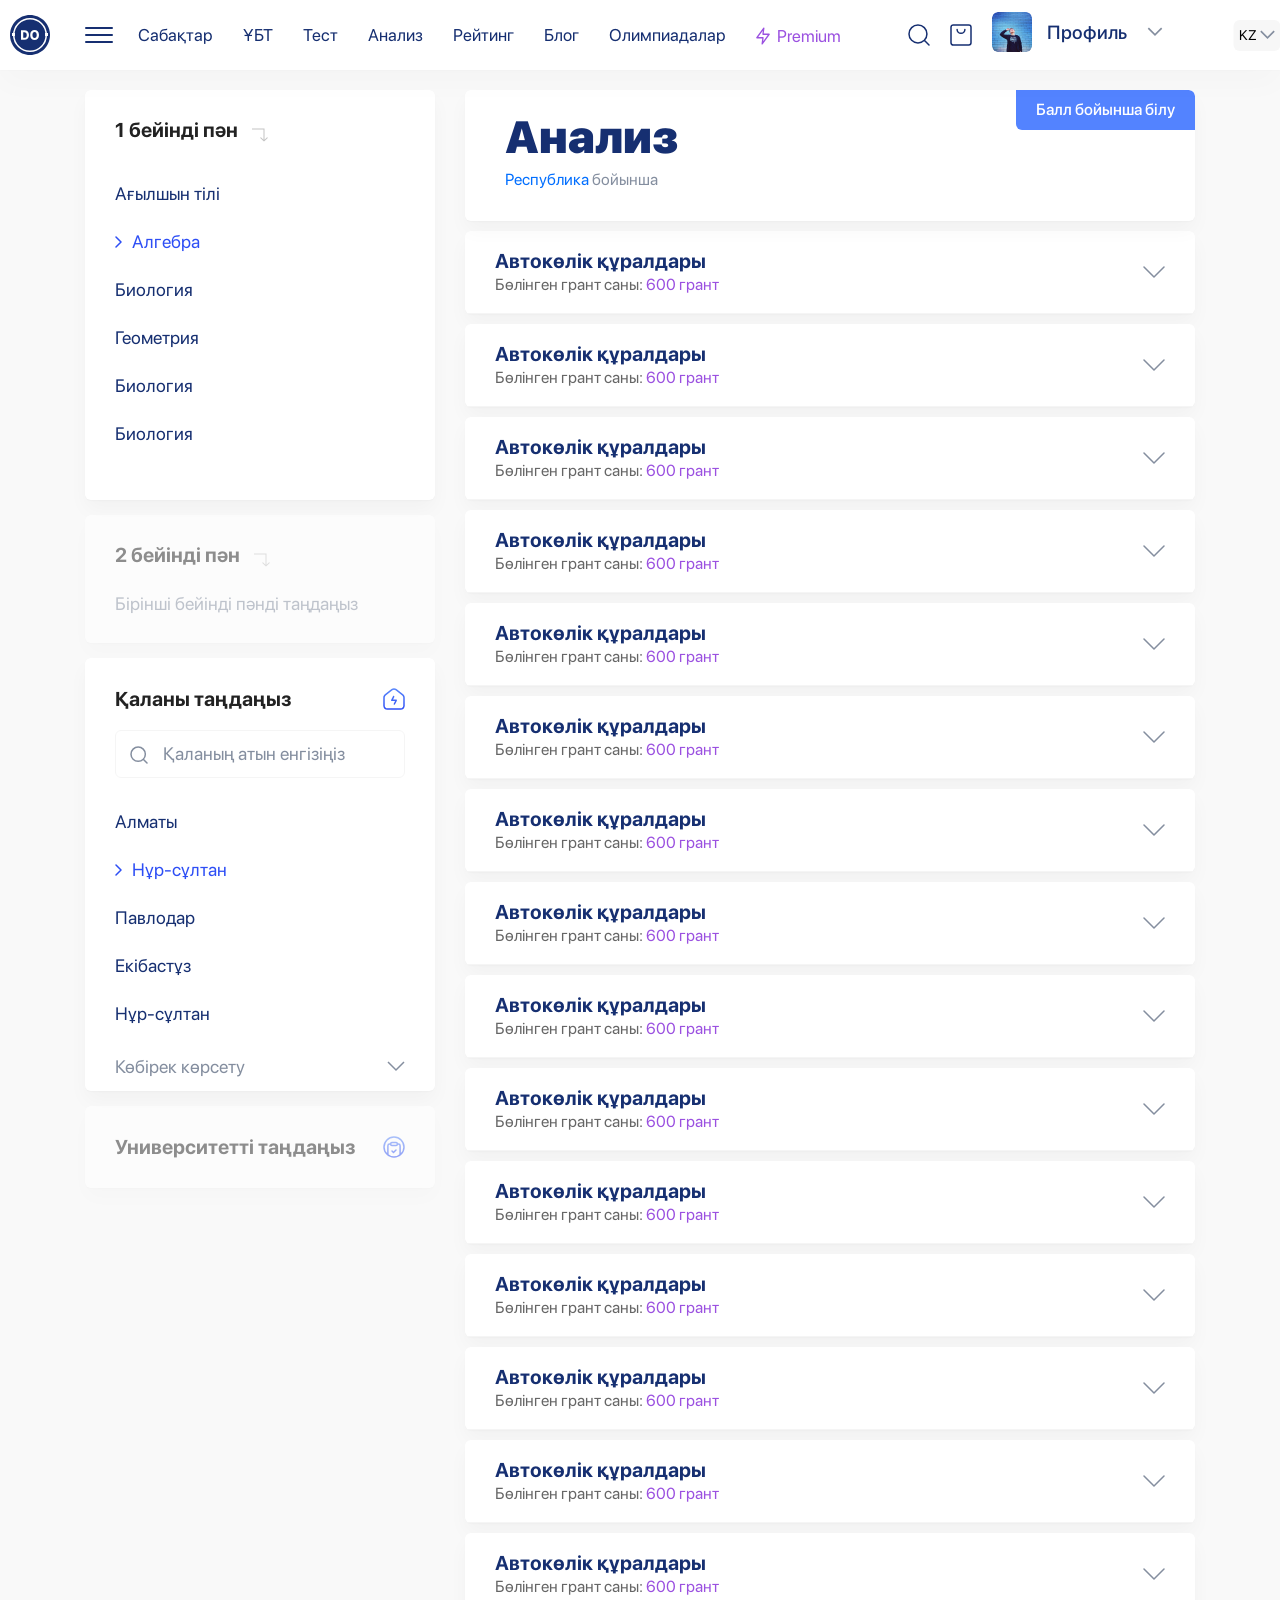
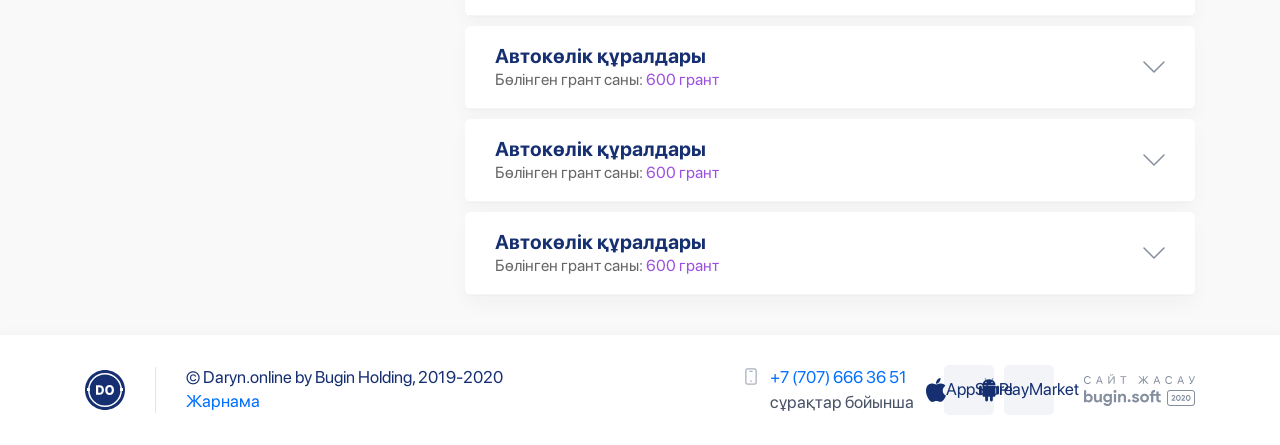
<file: analytics.html>
<!DOCTYPE html>
<html lang="en">
<head>
    <meta charset="UTF-8">
    <meta name="viewport" content="width=device-width"/>
    <title>Daryn.online</title>
    <link rel="stylesheet" href="css/libs.min.css">
    <link rel="stylesheet" href="css/easy-autocomplete.min.css">
    <link rel="stylesheet" href="css/easy-autocomplete.themes.css">
    <link rel="stylesheet" href="css/main.css">
    <link rel="shortcut icon" href="/favicon.ico" type="image/x-icon">
</head>
<body class="grey-bg">
<header class="header-white header-profile">
    <div class="container">
        <div class="header">
            <button class="btn-plain call-menu">
                <span class="icon-bar"></span>
                <span class="icon-bar"></span>
                <span class="icon-bar"></span>
            </button>
            <a href="index.html" class="logo">
                <img src="img/logo/logo.svg" alt="">
                <span>Daryn.online</span>
            </a>
            <ul class="menu">
                <li><a href="lessons.html">Сабақтар</a></li>
                <li><a href="ubt.html">ҰБТ</a></li>
                <li><a href="tests.html">Тест</a></li>
                <li><a href="analyses.html">Анализ</a></li>
                <li><a href="rate.html">Рейтинг</a></li>
                <li><a href="blog.html">Блог</a></li>
                <li><a href="olympics.html">Олимпиадалар</a></li>
                <li><a href="#" class="premium-link"> <i class="icon i-volt"></i> <span>Premium</span></a></li>
            </ul>
            <div class="header-right">
                <form action="#">
                    <div class="searchCover-box">
                        <div class="searchCover">
                            <button class="btn-plain btn-search">
                                <img src="img/icon/search.svg" alt="">
                            </button>
                            <input type="text" placeholder="Табу керек нәрсені жазып, enter пернесін басыңыз"
                                   class="search-complete">
                            <div class="search-control">
                                <button class="btn-plain call-search">
                                    <img src="img/icon/call-search.svg" alt="">
                                </button>
                                <button class="btn-plain clear-search">
                                    <img src="img/icon/close-search.svg" alt="">
                                </button>
                            </div>
                        </div>
                    </div>
                </form>
                <button class="btn-plain basket">
                    <img src="img/icon/bag.svg" alt="">
                </button>
                <div class="dropdown">
                    <button class="dropdown-toggle" type="button"
                            id="dropdownProfile" data-toggle="dropdown">
                        <div class="prof-item">
                            <img src="img/main/avatar.png" alt="">
                            <span>Профиль</span>
                            <i class="icon i-down-grey"></i>
                        </div>
                    </button>
                    <div class="dropdown-menu" aria-labelledby="dropdownProfile">
                        <a class="dropdown-item" href="#">Шығу</a>
                        <a class="dropdown-item" href="#">Шығу</a>
                        <a class="dropdown-item" href="#">Шығу</a>
                    </div>
                </div>
                <div class="dropdown-language">
                    <div class="dropdown">
                        <button class="dropdown-toggle" type="button"
                                id="dropdownLang" data-toggle="dropdown">
                            <span>KZ</span>
                            <i class="icon i-down-grey"></i>
                        </button>
                        <div class="dropdown-menu" aria-labelledby="dropdownLang">
                            <a class="dropdown-item" href="#">RU</a>
                            <a class="dropdown-item" href="#">EN</a>
                        </div>
                    </div>
                </div>
            </div>
        </div>
    </div>
</header>
<div class="nav-box">
    <ul class="menu-nav">
        <li>
            <a href="#">
                <svg xmlns="http://www.w3.org/2000/svg" width="24" height="24" viewBox="0 0 24 24" fill="none">
                    <path d="M3 22C3 18.93 5.48875 16.4412 8.55875 16.4412H14.9413C18.0113 16.4412 20.5 18.93 20.5 22M15.5065 3.556C17.5812 5.63066 17.5812 8.99435 15.5065 11.069C13.4318 13.1437 10.0682 13.1437 7.99349 11.069C5.91883 8.99435 5.91883 5.63066 7.99349 3.556C10.0682 1.48133 13.4318 1.48133 15.5065 3.556Z"
                          stroke="#848E9F" stroke-width="1.5" stroke-linecap="round" stroke-linejoin="round"/>
                </svg>
                <span>Менің кабинетім</span>
            </a>
        </li>
        <li>
            <a href="#">
                <svg xmlns="http://www.w3.org/2000/svg" width="24" height="24" viewBox="0 0 24 24" fill="none">
                    <path d="M15.3333 15.3333H22M15.3333 18.6667H22M15.3333 22H19.1444M22 10.8889V7.48889C22 6.26222 21.0056 5.26667 19.7778 5.26667H12.5878C12.22 5.26667 11.8756 5.08444 11.6689 4.78L10.1078 2.48556C9.90111 2.18222 9.55778 2 9.19 2H4.22222C2.99444 2 2 2.99444 2 4.22222V17.5556C2 18.7833 2.99444 19.7778 4.22222 19.7778H10.8889"
                          stroke="#848E9F" stroke-width="1.5" stroke-linecap="round" stroke-linejoin="round"/>
                </svg>
                <span>Сабақтар</span>
            </a>
        </li>
        <li>
            <a href="#">
                <svg xmlns="http://www.w3.org/2000/svg" width="24" height="24" viewBox="0 0 24 24" fill="none">
                    <path d="M14.1111 15.65V18.1111H16.8822C17.5611 18.1111 18.1122 17.5611 18.1111 16.8811C18.1111 16.2011 17.56 15.65 16.88 15.65H14.1111ZM14.1111 15.65V13.1111H16.57C17.2711 13.1111 17.84 13.68 17.84 14.3811C17.84 15.0822 17.2711 15.6511 16.57 15.6511M10.8889 10.8889L8.38889 5.88889L5.88889 10.8889M6.33 10.0067H10.4478M18.8422 22H5.15778C3.41333 22 2 20.5867 2 18.8422V5.15778C2 3.41333 3.41333 2 5.15778 2H18.8422C20.5867 2 22 3.41333 22 5.15778V18.8422C22 20.5867 20.5867 22 18.8422 22Z"
                          stroke="#848E9F" stroke-width="1.5" stroke-linecap="round" stroke-linejoin="round"/>
                </svg>
                <span>ҰБТ</span>
            </a>
        </li>
        <li>
            <a href="#">
                <svg xmlns="http://www.w3.org/2000/svg" width="24" height="24" viewBox="0 0 24 24" fill="none">
                    <path d="M18.5556 15.3333V7.36444C18.5556 6.77556 18.3211 6.21 17.9044 5.79333L14.7622 2.65111C14.3456 2.23444 13.78 2 13.1911 2H5.22222C3.99444 2 3 2.99444 3 4.22222V19.7778C3 21.0056 3.99444 22 5.22222 22H11.8889M20.7778 18.6667L17.4444 22L15.2222 19.7778M6.33333 10.8889H13M6.33333 14.2222H13M6.33333 17.5556H11.1444M18.5556 7.55556H14.1111C13.4978 7.55556 13 7.05778 13 6.44444V2"
                          stroke="#848E9F" stroke-width="1.5" stroke-linecap="round" stroke-linejoin="round"/>
                </svg>
                <span>Тест</span>
            </a>
        </li>
        <li>
            <a href="#">
                <svg xmlns="http://www.w3.org/2000/svg" width="24" height="24" viewBox="0 0 24 24" fill="none">
                    <path d="M18.4735 13.0315V7.33614C18.4735 6.75036 18.2403 6.18779 17.8258 5.77332L14.7002 2.64768C14.2857 2.23321 13.7231 2 13.1373 2H5.2105C3.9892 2 3 2.9892 3 4.2105V19.684C3 20.9053 3.9892 21.8945 5.2105 21.8945H13.9066M18.4735 7.52624H14.0525C13.4424 7.52624 12.9472 7.03109 12.9472 6.42099V2M17.9828 16.6147L15.833 18.7644L14.5432 17.4746M11.0407 18.3732L11.7746 19.3336L11.9337 20.5284C12.0221 21.1915 12.5427 21.7132 13.2059 21.8016L14.404 21.9619L15.3633 22.6958C15.8938 23.1014 16.631 23.1014 17.1616 22.6958L18.122 21.9619L19.3168 21.8027C19.9799 21.7143 20.5016 21.1937 20.59 20.5306L20.7503 19.3325C20.7503 19.3336 21.1217 18.8473 21.4842 18.3732C21.8898 17.8426 21.8898 17.1054 21.4842 16.5749L20.7503 15.6145L20.5911 14.4197C20.5027 13.7565 19.9821 13.2349 19.319 13.1464L18.1209 12.9862L17.1616 12.2523C16.631 11.8467 15.8938 11.8467 15.3633 12.2523L14.4029 12.9862L13.2081 13.1453C12.5449 13.2337 12.0232 13.7543 11.9348 14.4175L11.7746 15.6156C11.7746 15.6145 11.4032 16.1008 11.0407 16.5749C10.6351 17.1054 10.6351 17.8415 11.0407 18.3732Z"
                          stroke="#848E9F" stroke-width="1.5" stroke-linecap="round" stroke-linejoin="round"/>
                </svg>
                <span>Олимпиада</span>
            </a>
        </li>
        <li>
            <a href="#">
                <svg xmlns="http://www.w3.org/2000/svg" width="24" height="24" viewBox="0 0 24 24" fill="none">
                    <path d="M20 7.83333H15.4286C14.7977 7.83333 14.2857 7.31067 14.2857 6.66667V2M4 13.6667V4.33333C4 3.04417 5.02286 2 6.28571 2H14.4823C15.088 2 15.6697 2.24617 16.0983 2.68367L19.3303 5.983C19.7589 6.4205 20 7.01433 20 7.63267V20.6667C20 21.9558 18.9771 23 17.7143 23H13.1429M5.84 21.1205C6.98857 22.293 8.848 22.293 9.99657 21.1205C11.144 19.9503 11.144 18.0498 9.99657 16.8773C8.848 15.7048 6.98857 15.7048 5.84 16.8773C4.69143 18.0498 4.69143 19.948 5.84 21.1205ZM5.84 21.1205L4 23M8.57143 11.3333H15.4286M13.1429 14.8333H15.4286"
                          stroke="#848E9F" stroke-width="1.2857" stroke-linecap="round" stroke-linejoin="round"/>
                </svg>
                <span>Байқау тесті</span>
            </a>
        </li>
        <li>
            <a href="#">
                <svg xmlns="http://www.w3.org/2000/svg" width="24" height="24" viewBox="0 0 24 24" fill="none">
                    <path d="M8.66667 15.3333L15.3333 8.66667M8.94333 8.66667C8.79 8.66667 8.66556 8.79111 8.66667 8.94444C8.66667 9.09778 8.79111 9.22222 8.94444 9.22222C9.09778 9.22222 9.22222 9.09778 9.22222 8.94444C9.22222 8.79111 9.09778 8.66667 8.94333 8.66667ZM15.0544 14.7778C14.9011 14.7778 14.7767 14.9022 14.7778 15.0556C14.7778 15.2089 14.9022 15.3333 15.0556 15.3333C15.2089 15.3333 15.3333 15.2089 15.3333 15.0556C15.3333 14.9022 15.2089 14.7778 15.0544 14.7778ZM12 22C6.47778 22 2 17.5233 2 12C2 6.47778 6.47778 2 12 2C17.5233 2 22 6.47778 22 12C22 17.5233 17.5233 22 12 22Z"
                          stroke="#848E9F" stroke-width="1.5" stroke-linecap="round" stroke-linejoin="round"/>
                </svg>
                <span>Daryn бонустары</span>
            </a>
        </li>
        <li>
            <a href="#">
                <svg xmlns="http://www.w3.org/2000/svg" width="24" height="24" viewBox="0 0 24 24" fill="none">
                    <path d="M15.2219 22H19.6664C20.8942 22 21.8886 21.0056 21.8886 19.7778V15.3333M17.1353 6.75333C17.2442 6.86222 17.2442 7.03778 17.1353 7.14667C17.0264 7.25556 16.8508 7.25556 16.7419 7.14667C16.6331 7.03778 16.6331 6.86222 16.7419 6.75333C16.8508 6.64556 17.0264 6.64556 17.1353 6.75333ZM14.6797 2H19.5519C20.8431 2 21.8886 3.04556 21.8886 4.33556V9.20778C21.8886 9.82778 21.6419 10.4211 21.2042 10.86L11.8597 20.2044C10.9475 21.1167 9.46861 21.1167 8.55639 20.2044L3.68417 15.3322C2.77194 14.42 2.77194 12.9411 3.68417 12.0289L13.0286 2.68444C13.4664 2.24667 14.0608 2 14.6797 2Z"
                          stroke="#848E9F" stroke-width="1.5" stroke-linecap="round" stroke-linejoin="round"/>
                </svg>
                <span>Бонустық бағдарлама</span>
            </a>
        </li>
        <li>
            <a href="#">
                <svg xmlns="http://www.w3.org/2000/svg" width="24" height="24" viewBox="0 0 24 24" fill="none">
                    <path d="M7.22227 13.6256V22L11.6667 19.7778L16.1112 22V13.6256M16.3807 3.95262C18.9842 6.55612 18.9842 10.7772 16.3807 13.3807C13.7772 15.9842 9.55611 15.9842 6.95262 13.3807C4.34913 10.7772 4.34913 6.55611 6.95262 3.95262C9.55612 1.34913 13.7772 1.34913 16.3807 3.95262Z"
                          stroke="#848E9F" stroke-width="1.5" stroke-linecap="round" stroke-linejoin="round"/>
                </svg>
                <span>Рейтинг</span>
            </a>
        </li>
        <li>
            <a href="#">
                <svg xmlns="http://www.w3.org/2000/svg" width="24" height="24" viewBox="0 0 24 24" fill="none">
                    <path d="M9 3.41989L11.029 2.25947C11.633 1.91351 12.368 1.91351 12.972 2.25947L15 3.41989M3 10.3855V8.06363C3 7.31507 3.394 6.62624 4.029 6.26277L6 5.1353M15 20.5801L12.971 21.7405C12.367 22.0865 11.632 22.0865 11.028 21.7405L9 20.5801M21 13.6145V15.9364C21 16.6839 20.606 17.3738 19.971 17.7362L18 18.8647M9.376 10.5029L12 12M12 12L14.624 10.5029M12 12V15.089M12 2.00206V4.79242M12 19.2076V21.9979M3.28 7.01647L5.62 8.34473M18.38 15.6553L20.72 16.9835M21 10.3855V8.06363C21 7.3161 20.606 6.62624 19.971 6.2638L18 5.1353M3 13.6145V15.9364C3 16.6839 3.394 17.3738 4.029 17.7362L6 18.8647M20.72 7.01647L18.38 8.34473M5.62 15.6553L3.28 16.9835"
                          stroke="#848E9F" stroke-width="1.5" stroke-linecap="round" stroke-linejoin="round"/>
                </svg>
                <span>Анализ</span>
            </a>
        </li>
        <li>
            <a href="#">
                <svg xmlns="http://www.w3.org/2000/svg" width="24" height="24" viewBox="0 0 24 24" fill="none">
                    <path d="M9.77778 18.7798H14.2222M17.5556 12.017H19.7778C21.0056 12.017 22 11.0082 22 9.76277V5.25426C22 4.00878 21.0056 3 19.7778 3H4.22222C2.99444 3 2 4.00878 2 5.25426V9.76277C2 11.0082 2.99444 12.017 4.22222 12.017H6.44444M17.5556 7.50851H6.44444V20.8729C6.44444 21.495 6.94222 22 7.55556 22H16.4444C17.0578 22 17.5556 21.495 17.5556 20.8729V7.50851ZM13.5713 11.5502C14.4392 12.4305 14.4392 13.8578 13.5713 14.7382C12.7035 15.6185 11.2965 15.6185 10.4286 14.7382C9.5608 13.8578 9.5608 12.4305 10.4286 11.5502C11.2965 10.6698 12.7035 10.6698 13.5713 11.5502Z"
                          stroke="#848E9F" stroke-width="1.5" stroke-linecap="round" stroke-linejoin="round"/>
                </svg>
                <span>Төлем жүйесі</span>
            </a>
        </li>
        <li>
            <a href="#">
                <svg xmlns="http://www.w3.org/2000/svg" width="24" height="24" viewBox="0 0 24 24" fill="none">
                    <path d="M2.04333 8.07714H19.7778C21.0056 8.07714 22 9.07158 22 10.2994V19.7778C22 21 21 22 19.7778 22H4.22222C2.99444 22 2 21.0056 2 19.7778V8.49491C2 7.57047 2.57222 6.74269 3.43778 6.41603L14.9411 2.07269C15.6678 1.79825 16.4444 2.33491 16.4444 3.11158V8.07603M16.4433 14.9771C16.2133 14.9782 16.0278 15.1649 16.0278 15.3949C16.0278 15.6249 16.2144 15.8116 16.4444 15.8105C16.6744 15.8105 16.8611 15.6238 16.8611 15.3938C16.8611 15.1638 16.6744 14.9771 16.4433 14.9771Z"
                          stroke="#848E9F" stroke-width="1.5" stroke-linecap="round" stroke-linejoin="round"/>
                </svg>
                <span>Кошелекті толтыру</span>
            </a>
        </li>
        <li>
            <a href="#">
                <svg xmlns="http://www.w3.org/2000/svg" width="24" height="24" viewBox="0 0 24 24" fill="none">
                    <path d="M8.16778 9.78222L12.0267 12.01M12.0267 12.01V7.55556M12.0267 12.01L8.17667 14.2333M12.0267 12.01V16.4444M12.0267 12.01L15.8467 9.80445M12.0267 12.01L15.8389 14.2111M18.6667 22H5.33333C3.49222 22 2 20.5078 2 18.6667V5.33333C2 3.49222 3.49222 2 5.33333 2H18.6667C20.5078 2 22 3.49222 22 5.33333V18.6667C22 20.5078 20.5078 22 18.6667 22Z"
                          stroke="#848E9F" stroke-width="1.5" stroke-linecap="round" stroke-linejoin="round"/>
                </svg>
                <span>Блог</span>
            </a>
        </li>
        <li>
            <a href="#">
                <svg xmlns="http://www.w3.org/2000/svg" width="24" height="24" viewBox="0 0 24 24" fill="none">
                    <path d="M18.6667 17.3425H19.7778C21.0056 17.3425 22 16.3616 22 15.1507V11.863C22 10.6521 21.0056 9.67123 19.7778 9.67123H18.6667C18.0533 9.67123 17.5556 10.1622 17.5556 10.7671V16.2466C17.5556 16.8515 18.0533 17.3425 18.6667 17.3425ZM18.6667 17.3425V18.4384C18.6667 19.6493 17.6722 20.6301 16.4444 20.6301H14.0833M19.2222 9.67123V9.12329C19.2222 5.18904 15.9889 2 12 2C8.01111 2 4.77778 5.18904 4.77778 9.12329V9.67123M14.0833 20.6301C14.0833 19.874 13.4611 19.2603 12.6944 19.2603H11.3056C10.5389 19.2603 9.91667 19.874 9.91667 20.6301C9.91667 21.3863 10.5389 22 11.3056 22H12.6944C13.4611 22 14.0833 21.3863 14.0833 20.6301ZM5.33333 17.3425H4.22222C2.99444 17.3425 2 16.3616 2 15.1507V11.863C2 10.6521 2.99444 9.67123 4.22222 9.67123H5.33333C5.94667 9.67123 6.44444 10.1622 6.44444 10.7671V16.2466C6.44444 16.8515 5.94667 17.3425 5.33333 17.3425Z"
                          stroke="#848E9F" stroke-width="1.5" stroke-linecap="round" stroke-linejoin="round"/>
                </svg>
                <span>Көмек</span>
            </a>
        </li>
        <li>
            <a href="#">
                <svg xmlns="http://www.w3.org/2000/svg" width="24" height="24" viewBox="0 0 24 24" fill="none">
                    <path d="M10.667 21L12 19.667M12 19.667L10.667 18.334M12 19.667C6.477 19.667 2 17.926 2 15.778C2 15.138 2.408 14.538 3.111 14.006M20.889 14.006C21.592 14.538 22 15.138 22 15.778C22 17.414 19.4 18.811 15.722 19.386M9.6 3V5.16C9.6 5.557 9.869 5.88 10.2 5.88H13.8C14.131 5.88 14.4 5.557 14.4 5.16V3M6 15V5.4C6 4.074 7.074 3 8.4 3H15.6C16.926 3 18 4.074 18 5.4V15"
                          stroke="#848E9F" stroke-width="1.5" stroke-linecap="round" stroke-linejoin="round"/>
                </svg>
                <span>Байланыс</span>
            </a>
        </li>
    </ul>
    <div class="nav-info">
        <a href="#">
            <svg xmlns="http://www.w3.org/2000/svg" width="24" height="24" viewBox="0 0 24 24" fill="none">
                <path d="M16 12C16 14.209 14.209 16 12 16C9.791 16 8 14.209 8 12C8 9.791 9.791 8 12 8C14.209 8 16 9.791 16 12ZM16 12V13.5C16 14.881 17.119 16 18.5 16C19.881 16 21 14.881 21 13.5V12C21 7.029 16.971 3 12 3C7.029 3 3 7.029 3 12C3 16.971 7.029 21 12 21C13.149 21 14.317 20.782 15.444 20.315C16.052 20.063 16.614 19.747 17.133 19.386"
                      stroke="#848E9F" stroke-width="1.5" stroke-linecap="round" stroke-linejoin="round"/>
            </svg>
            <span>info@daryn.online</span>
        </a>
        <a href="tel:+7 (707) 666 36 51">
            <svg xmlns="http://www.w3.org/2000/svg" width="24" height="24" viewBox="0 0 24 24" fill="none">
                <path d="M18.965 16.61L17.792 15.437C17.206 14.851 16.256 14.851 15.671 15.437L14.749 16.359C14.543 16.565 14.231 16.634 13.965 16.517C12.629 15.932 11.309 15.045 10.132 13.868C8.96002 12.696 8.07602 11.382 7.49002 10.051C7.36802 9.77597 7.43902 9.45297 7.65202 9.23997L8.47802 8.41397C9.14902 7.74297 9.14902 6.79397 8.56302 6.20797L7.39002 5.03497C6.60902 4.25397 5.34302 4.25397 4.56202 5.03497L3.91002 5.68597C3.16902 6.42697 2.86002 7.49597 3.06002 8.55597C3.55402 11.169 5.07202 14.03 7.52102 16.479C9.97002 18.928 12.831 20.446 15.444 20.94C16.504 21.14 17.573 20.831 18.314 20.09L18.965 19.439C19.746 18.658 19.746 17.392 18.965 16.61V16.61Z"
                      stroke="#848E9F" stroke-width="1.5" stroke-linecap="round" stroke-linejoin="round"/>
                <path d="M13 6.99109C14.031 6.97709 15.067 7.35909 15.854 8.14609" stroke="#848E9F" stroke-width="1.5"
                      stroke-linecap="round" stroke-linejoin="round"/>
                <path d="M18.682 5.31787C17.113 3.74887 15.056 2.96387 13 2.96387" stroke="#848E9F" stroke-width="1.5"
                      stroke-linecap="round" stroke-linejoin="round"/>
                <path d="M17.009 11C17.023 9.969 16.641 8.933 15.854 8.146" stroke="#848E9F" stroke-width="1.5"
                      stroke-linecap="round" stroke-linejoin="round"/>
                <path d="M18.682 5.31787C20.251 6.88687 21.036 8.94387 21.036 10.9999" stroke="#848E9F"
                      stroke-width="1.5" stroke-linecap="round" stroke-linejoin="round"/>
            </svg>
            <span>+7 (707) 666 36 51</span>
        </a>
    </div>
    <a href="https://bgpro.kz/" class="bg-logo" target="_blank">
        <img src="img/logo/copyright.svg" alt="">
    </a>
</div>
<section class="testUbt">
    <div class="container">
        <div class="row">
            <div class="col-lg-4 col-md-5">
                <div class="side-sticky">
                    <div class="ubt-side">
                        <h2 class="arrow-down">1 бейінді пән</h2>
                        <ul class="subject-list">
                            <li>
                                <svg xmlns="http://www.w3.org/2000/svg" width="7" height="12" viewBox="0 0 7 12"
                                     fill="none">
                                    <path d="M1 1L6 6L1 11" stroke="#848E9F" stroke-width="1.5" stroke-linecap="round"
                                          stroke-linejoin="round"/>
                                </svg>
                                <span>Ағылшын тілі</span>
                                <input type="checkbox">
                            </li>
                            <li class="active">
                                <svg xmlns="http://www.w3.org/2000/svg" width="7" height="12" viewBox="0 0 7 12"
                                     fill="none">
                                    <path d="M1 1L6 6L1 11" stroke="#848E9F" stroke-width="1.5" stroke-linecap="round"
                                          stroke-linejoin="round"/>
                                </svg>
                                <span>Алгебра</span>
                                <input type="checkbox" checked>
                            </li>
                            <li>
                                <svg xmlns="http://www.w3.org/2000/svg" width="7" height="12" viewBox="0 0 7 12"
                                     fill="none">
                                    <path d="M1 1L6 6L1 11" stroke="#848E9F" stroke-width="1.5" stroke-linecap="round"
                                          stroke-linejoin="round"/>
                                </svg>
                                <span>Биология</span>
                                <input type="checkbox">
                            </li>
                            <li>
                                <svg xmlns="http://www.w3.org/2000/svg" width="7" height="12" viewBox="0 0 7 12"
                                     fill="none">
                                    <path d="M1 1L6 6L1 11" stroke="#848E9F" stroke-width="1.5" stroke-linecap="round"
                                          stroke-linejoin="round"/>
                                </svg>
                                <span>Геометрия</span>
                                <input type="checkbox">
                            </li>
                            <li>
                                <svg xmlns="http://www.w3.org/2000/svg" width="7" height="12" viewBox="0 0 7 12"
                                     fill="none">
                                    <path d="M1 1L6 6L1 11" stroke="#848E9F" stroke-width="1.5" stroke-linecap="round"
                                          stroke-linejoin="round"/>
                                </svg>
                                <span>Биология</span>
                                <input type="checkbox">
                            </li>
                            <li>
                                <svg xmlns="http://www.w3.org/2000/svg" width="7" height="12" viewBox="0 0 7 12"
                                     fill="none">
                                    <path d="M1 1L6 6L1 11" stroke="#848E9F" stroke-width="1.5" stroke-linecap="round"
                                          stroke-linejoin="round"/>
                                </svg>
                                <span>Биология</span>
                                <input type="checkbox">
                            </li>
                            <li>
                                <svg xmlns="http://www.w3.org/2000/svg" width="7" height="12" viewBox="0 0 7 12"
                                     fill="none">
                                    <path d="M1 1L6 6L1 11" stroke="#848E9F" stroke-width="1.5" stroke-linecap="round"
                                          stroke-linejoin="round"/>
                                </svg>
                                <span>Геометрия</span>
                                <input type="checkbox">
                            </li>
                            <li>
                                <svg xmlns="http://www.w3.org/2000/svg" width="7" height="12" viewBox="0 0 7 12"
                                     fill="none">
                                    <path d="M1 1L6 6L1 11" stroke="#848E9F" stroke-width="1.5" stroke-linecap="round"
                                          stroke-linejoin="round"/>
                                </svg>
                                <span>Биология</span>
                                <input type="checkbox">
                            </li>
                        </ul>
                    </div>
                    <div class="ubt-side side-disabled">
                        <h2 class="arrow-down">2 бейінді пән</h2>
                        <p>Бірінші бейінді пәнді таңдаңыз</p>
                    </div>
                    <div class="select-class select-class-height">
                        <div class="select-class-head">
                            <h2>Қаланы таңдаңыз</h2>
                            <svg width="22" height="22" viewBox="0 0 22 22" fill="none" xmlns="http://www.w3.org/2000/svg">
                                <path d="M10.699 15.6658C10.5138 16.0363 10.664 16.4868 11.0344 16.672C11.4049 16.8572 11.8554 16.7071 12.0407 16.3366L10.699 15.6658ZM13.2221 12.2968L13.8929 12.6322C14.0091 12.3997 13.9967 12.1236 13.86 11.9025C13.7234 11.6814 13.482 11.5468 13.2221 11.5468V12.2968ZM8.77767 12.2968L8.10689 11.9613C7.99061 12.1938 8.00301 12.4699 8.13966 12.691C8.27631 12.9122 8.51772 13.0468 8.77767 13.0468V12.2968ZM11.3006 8.929C11.4859 8.55853 11.3358 8.10801 10.9654 7.92273C10.5949 7.73744 10.1444 7.88755 9.95909 8.25801L11.3006 8.929ZM19.7131 6.88797L20.1738 6.29613L20.1735 6.29598L19.7131 6.88797ZM13.0465 1.70249L12.5858 2.29433L12.586 2.29449L13.0465 1.70249ZM8.95322 1.70249L8.49281 1.11045L8.49275 1.11049L8.95322 1.70249ZM2.28665 6.88797L1.82617 6.29598L1.82597 6.29613L2.28665 6.88797ZM12.0407 16.3366L13.8929 12.6322L12.5512 11.9614L10.699 15.6658L12.0407 16.3366ZM13.2221 11.5468H8.77767V13.0468H13.2221V11.5468ZM9.44845 12.6323L11.3006 8.929L9.95909 8.25801L8.10689 11.9613L9.44845 12.6323ZM20.1735 6.29598L13.507 1.11049L12.586 2.29449L19.2526 7.47997L20.1735 6.29598ZM13.5072 1.11065C12.0328 -0.0369815 9.96793 -0.0367182 8.49281 1.11045L9.41364 2.29453C10.3474 1.56839 11.6535 1.56865 12.5858 2.29433L13.5072 1.11065ZM8.49275 1.11049L1.82617 6.29598L2.74712 7.47997L9.4137 2.29449L8.49275 1.11049ZM1.82597 6.29613C0.831234 7.07042 0.25 8.2599 0.25 9.51905H1.75C1.75 8.72267 2.11764 7.96995 2.74733 7.47981L1.82597 6.29613ZM0.25 9.51905V17.6667H1.75V9.51905H0.25ZM0.25 17.6667C0.25 19.922 2.07799 21.75 4.33329 21.75V20.25C2.90641 20.25 1.75 19.0936 1.75 17.6667H0.25ZM4.33329 21.75H17.6664V20.25H4.33329V21.75ZM17.6664 21.75C19.9217 21.75 21.7497 19.922 21.7497 17.6667H20.2497C20.2497 19.0936 19.0933 20.25 17.6664 20.25V21.75ZM21.7497 17.6667V9.51905H20.2497V17.6667H21.7497ZM21.7497 9.51905C21.7497 8.2599 21.1685 7.07042 20.1738 6.29613L19.2524 7.47981C19.8821 7.96995 20.2497 8.72267 20.2497 9.51905H21.7497Z" fill="url(#paint0_linear)"/>
                                <defs>
                                    <linearGradient id="paint0_linear" x1="1" y1="1" x2="1" y2="21" gradientUnits="userSpaceOnUse">
                                        <stop stop-color="#5986FB"/>
                                        <stop offset="1" stop-color="#2D4EF5"/>
                                    </linearGradient>
                                </defs>
                            </svg>
                        </div>
                        <div class="search-plain">
                            <button class="btn-plain">
                                <img src="img/icon/search-grey.svg" alt="">
                            </button>
                            <input type="text" placeholder="Қаланың атын енгізіңіз">
                        </div>
                        <ul class="subject-list">
                            <li>
                                <svg xmlns="http://www.w3.org/2000/svg" width="7" height="12" viewBox="0 0 7 12"
                                     fill="none">
                                    <path d="M1 1L6 6L1 11" stroke="#848E9F" stroke-width="1.5" stroke-linecap="round"
                                          stroke-linejoin="round"/>
                                </svg>
                                <span>Алматы</span>
                                <input type="checkbox">
                            </li>
                            <li class="active">
                                <svg xmlns="http://www.w3.org/2000/svg" width="7" height="12" viewBox="0 0 7 12"
                                     fill="none">
                                    <path d="M1 1L6 6L1 11" stroke="#848E9F" stroke-width="1.5" stroke-linecap="round"
                                          stroke-linejoin="round"/>
                                </svg>
                                <span>Нұр-сұлтан</span>
                                <input type="checkbox" checked>
                            </li>
                            <li>
                                <svg xmlns="http://www.w3.org/2000/svg" width="7" height="12" viewBox="0 0 7 12"
                                     fill="none">
                                    <path d="M1 1L6 6L1 11" stroke="#848E9F" stroke-width="1.5" stroke-linecap="round"
                                          stroke-linejoin="round"/>
                                </svg>
                                <span>Павлодар</span>
                                <input type="checkbox">
                            </li>
                            <li>
                                <svg xmlns="http://www.w3.org/2000/svg" width="7" height="12" viewBox="0 0 7 12"
                                     fill="none">
                                    <path d="M1 1L6 6L1 11" stroke="#848E9F" stroke-width="1.5" stroke-linecap="round"
                                          stroke-linejoin="round"/>
                                </svg>
                                <span>Екібастұз</span>
                                <input type="checkbox">
                            </li>
                            <li>
                                <svg xmlns="http://www.w3.org/2000/svg" width="7" height="12" viewBox="0 0 7 12"
                                     fill="none">
                                    <path d="M1 1L6 6L1 11" stroke="#848E9F" stroke-width="1.5" stroke-linecap="round"
                                          stroke-linejoin="round"/>
                                </svg>
                                <span>Нұр-сұлтан</span>
                                <input type="checkbox">
                            </li>
                        </ul>
                        <div class="subject-slide">
                            <ul class="subject-list">
                                <li>
                                    <svg xmlns="http://www.w3.org/2000/svg" width="7" height="12" viewBox="0 0 7 12"
                                         fill="none">
                                        <path d="M1 1L6 6L1 11" stroke="#848E9F" stroke-width="1.5" stroke-linecap="round"
                                              stroke-linejoin="round"/>
                                    </svg>
                                    <span>Екібастұз</span>
                                    <input type="checkbox">
                                </li>
                                <li>
                                    <svg xmlns="http://www.w3.org/2000/svg" width="7" height="12" viewBox="0 0 7 12"
                                         fill="none">
                                        <path d="M1 1L6 6L1 11" stroke="#848E9F" stroke-width="1.5" stroke-linecap="round"
                                              stroke-linejoin="round"/>
                                    </svg>
                                    <span>Екібастұз</span>
                                    <input type="checkbox">
                                </li>
                                <li>
                                    <svg xmlns="http://www.w3.org/2000/svg" width="7" height="12" viewBox="0 0 7 12"
                                         fill="none">
                                        <path d="M1 1L6 6L1 11" stroke="#848E9F" stroke-width="1.5" stroke-linecap="round"
                                              stroke-linejoin="round"/>
                                    </svg>
                                    <span>Екібастұз</span>
                                    <input type="checkbox">
                                </li>
                                <li>
                                    <svg xmlns="http://www.w3.org/2000/svg" width="7" height="12" viewBox="0 0 7 12"
                                         fill="none">
                                        <path d="M1 1L6 6L1 11" stroke="#848E9F" stroke-width="1.5" stroke-linecap="round"
                                              stroke-linejoin="round"/>
                                    </svg>
                                    <span>Екібастұз</span>
                                    <input type="checkbox">
                                </li>
                                <li>
                                    <svg xmlns="http://www.w3.org/2000/svg" width="7" height="12" viewBox="0 0 7 12"
                                         fill="none">
                                        <path d="M1 1L6 6L1 11" stroke="#848E9F" stroke-width="1.5" stroke-linecap="round"
                                              stroke-linejoin="round"/>
                                    </svg>
                                    <span>Екібастұз</span>
                                    <input type="checkbox">
                                </li>
                                <li>
                                    <svg xmlns="http://www.w3.org/2000/svg" width="7" height="12" viewBox="0 0 7 12"
                                         fill="none">
                                        <path d="M1 1L6 6L1 11" stroke="#848E9F" stroke-width="1.5" stroke-linecap="round"
                                              stroke-linejoin="round"/>
                                    </svg>
                                    <span>Екібастұз</span>
                                    <input type="checkbox">
                                </li>
                                <li>
                                    <svg xmlns="http://www.w3.org/2000/svg" width="7" height="12" viewBox="0 0 7 12"
                                         fill="none">
                                        <path d="M1 1L6 6L1 11" stroke="#848E9F" stroke-width="1.5" stroke-linecap="round"
                                              stroke-linejoin="round"/>
                                    </svg>
                                    <span>Екібастұз</span>
                                    <input type="checkbox">
                                </li>
                            </ul>
                        </div>
                        <button class="btn-plain toggle-height">
                            <span>Көбірек көрсету</span>
                            <svg xmlns="http://www.w3.org/2000/svg" width="18" height="11" viewBox="0 0 18 11"
                                 fill="none">
                                <path d="M1 1L9 9L17 1" stroke="#848E9F" stroke-width="1.5"/>
                            </svg>
                        </button>
                    </div>
                    <div class="select-class side-disabled">
                        <div class="select-class-head">
                            <h2>Университетті таңдаңыз</h2>
                            <svg width="22" height="22" viewBox="0 0 22 22" fill="none" xmlns="http://www.w3.org/2000/svg">
                                <path d="M13.0033 14.0511L10.4989 16.5556L8.99556 15.0522M7.66667 8.07112H6.55556C5.63556 8.07112 4.88889 8.81779 4.88889 9.73779V18.7778M14.3333 8.07112H15.4445C16.3645 8.07112 17.1111 8.81779 17.1111 9.73779V18.7778M18.0711 3.92894C21.9764 7.83419 21.9764 14.1658 18.0711 18.0711C14.1659 21.9763 7.83422 21.9763 3.929 18.0711C0.0237488 14.1658 0.0237488 7.83416 3.929 3.92894C7.83425 0.0236878 14.1659 0.0236878 18.0711 3.92894ZM13.1167 9.58557H8.88445C8.21111 9.58557 7.66667 9.04112 7.66667 8.3689V7.77223C7.66667 7.10001 8.21111 6.55556 8.88334 6.55556H13.1156C13.7889 6.55556 14.3333 7.10001 14.3333 7.77223V8.36779C14.3333 9.04112 13.7889 9.58557 13.1167 9.58557Z" stroke="url(#paint0_linear)" stroke-width="1.5" stroke-linecap="round" stroke-linejoin="round"/>
                                <defs>
                                    <linearGradient id="paint0_linear" x1="1.00006" y1="1" x2="1.00006" y2="21" gradientUnits="userSpaceOnUse">
                                        <stop stop-color="#5986FB"/>
                                        <stop offset="1" stop-color="#2D4EF5"/>
                                    </linearGradient>
                                </defs>
                            </svg>
                        </div>
                    </div>
                </div>
            </div>
            <div class="col-lg-8 col-md-7">
              <div class="analytics">
                  <div class="analytics-head">
                      <h1>Анализ</h1>
                      <p><span class="blueLight-colored">Республика</span> бойынша</p>
                      <button class="btn-plain btn-blue-gradient">Балл бойынша білу</button>
                  </div>
                  <div class="analyticItem">
                    <div class="analyticItem-head">
                        <div class="analyticItem-caption">
                            <h2>Автокөлік құралдары</h2>
                            <p>Бөлінген грант саны: <span class="purple-colored">600 грант</span></p>
                        </div>
                        <svg width="22" height="12" viewBox="0 0 22 12" class="arr-down" fill="none"
                             xmlns="http://www.w3.org/2000/svg">
                            <path d="M1 1L11 11L21 1" stroke="#848E9F" stroke-width="1.5"
                                  stroke-linecap="round" stroke-linejoin="round"/>
                        </svg>
                    </div>
                    <div class="analyticItem-body">
                        <a href="#">
                            <div class="analyticItem-result">
                                <p><span class="blueLight-colored">5B030400</span>— Кеден ісі</p>
                                <span class="blueLight-colored">5 университет</span>
                            </div>
                        </a>
                        <a href="#">
                            <div class="analyticItem-result">
                                <p><span class="blueLight-colored">5B030400</span>— Кеден ісі</p>
                                <span class="blueLight-colored">5 университет</span>
                            </div>
                        </a>
                        <a href="#">
                            <div class="analyticItem-result">
                                <p><span class="blueLight-colored">5B030400</span>— Кеден ісі</p>
                                <span class="blueLight-colored">5 университет</span>
                            </div>
                        </a>
                        <a href="#">
                            <div class="analyticItem-result">
                                <p><span class="blueLight-colored">5B030400</span>— Кеден ісі</p>
                                <span class="blueLight-colored">5 университет</span>
                            </div>
                        </a>
                    </div>
                  </div>
                  <div class="analyticItem">
                      <div class="analyticItem-head">
                          <div class="analyticItem-caption">
                              <h2>Автокөлік құралдары</h2>
                              <p>Бөлінген грант саны: <span class="purple-colored">600 грант</span></p>
                          </div>
                          <svg width="22" height="12" viewBox="0 0 22 12" class="arr-down" fill="none"
                               xmlns="http://www.w3.org/2000/svg">
                              <path d="M1 1L11 11L21 1" stroke="#848E9F" stroke-width="1.5"
                                    stroke-linecap="round" stroke-linejoin="round"/>
                          </svg>
                      </div>
                      <div class="analyticItem-body">
                          <a href="#">
                              <div class="analyticItem-result">
                                  <p><span class="blueLight-colored">5B030400</span>— Кеден ісі</p>
                                  <span class="blueLight-colored">5 университет</span>
                              </div>
                          </a>
                          <a href="#">
                              <div class="analyticItem-result">
                                  <p><span class="blueLight-colored">5B030400</span>— Кеден ісі</p>
                                  <span class="blueLight-colored">5 университет</span>
                              </div>
                          </a>
                          <a href="#">
                              <div class="analyticItem-result">
                                  <p><span class="blueLight-colored">5B030400</span>— Кеден ісі</p>
                                  <span class="blueLight-colored">5 университет</span>
                              </div>
                          </a>
                          <a href="#">
                              <div class="analyticItem-result">
                                  <p><span class="blueLight-colored">5B030400</span>— Кеден ісі</p>
                                  <span class="blueLight-colored">5 университет</span>
                              </div>
                          </a>
                      </div>
                  </div>
                  <div class="analyticItem">
                      <div class="analyticItem-head">
                          <div class="analyticItem-caption">
                              <h2>Автокөлік құралдары</h2>
                              <p>Бөлінген грант саны: <span class="purple-colored">600 грант</span></p>
                          </div>
                          <svg width="22" height="12" viewBox="0 0 22 12" class="arr-down" fill="none"
                               xmlns="http://www.w3.org/2000/svg">
                              <path d="M1 1L11 11L21 1" stroke="#848E9F" stroke-width="1.5"
                                    stroke-linecap="round" stroke-linejoin="round"/>
                          </svg>
                      </div>
                      <div class="analyticItem-body">
                          <a href="#">
                              <div class="analyticItem-result">
                                  <p><span class="blueLight-colored">5B030400</span>— Кеден ісі</p>
                                  <span class="blueLight-colored">5 университет</span>
                              </div>
                          </a>
                          <a href="#">
                              <div class="analyticItem-result">
                                  <p><span class="blueLight-colored">5B030400</span>— Кеден ісі</p>
                                  <span class="blueLight-colored">5 университет</span>
                              </div>
                          </a>
                          <a href="#">
                              <div class="analyticItem-result">
                                  <p><span class="blueLight-colored">5B030400</span>— Кеден ісі</p>
                                  <span class="blueLight-colored">5 университет</span>
                              </div>
                          </a>
                          <a href="#">
                              <div class="analyticItem-result">
                                  <p><span class="blueLight-colored">5B030400</span>— Кеден ісі</p>
                                  <span class="blueLight-colored">5 университет</span>
                              </div>
                          </a>
                      </div>
                  </div>
                  <div class="analyticItem">
                      <div class="analyticItem-head">
                          <div class="analyticItem-caption">
                              <h2>Автокөлік құралдары</h2>
                              <p>Бөлінген грант саны: <span class="purple-colored">600 грант</span></p>
                          </div>
                          <svg width="22" height="12" viewBox="0 0 22 12" class="arr-down" fill="none"
                               xmlns="http://www.w3.org/2000/svg">
                              <path d="M1 1L11 11L21 1" stroke="#848E9F" stroke-width="1.5"
                                    stroke-linecap="round" stroke-linejoin="round"/>
                          </svg>
                      </div>
                      <div class="analyticItem-body">
                          <a href="#">
                              <div class="analyticItem-result">
                                  <p><span class="blueLight-colored">5B030400</span>— Кеден ісі</p>
                                  <span class="blueLight-colored">5 университет</span>
                              </div>
                          </a>
                          <a href="#">
                              <div class="analyticItem-result">
                                  <p><span class="blueLight-colored">5B030400</span>— Кеден ісі</p>
                                  <span class="blueLight-colored">5 университет</span>
                              </div>
                          </a>
                          <a href="#">
                              <div class="analyticItem-result">
                                  <p><span class="blueLight-colored">5B030400</span>— Кеден ісі</p>
                                  <span class="blueLight-colored">5 университет</span>
                              </div>
                          </a>
                          <a href="#">
                              <div class="analyticItem-result">
                                  <p><span class="blueLight-colored">5B030400</span>— Кеден ісі</p>
                                  <span class="blueLight-colored">5 университет</span>
                              </div>
                          </a>
                      </div>
                  </div>
                  <div class="analyticItem">
                      <div class="analyticItem-head">
                          <div class="analyticItem-caption">
                              <h2>Автокөлік құралдары</h2>
                              <p>Бөлінген грант саны: <span class="purple-colored">600 грант</span></p>
                          </div>
                          <svg width="22" height="12" viewBox="0 0 22 12" class="arr-down" fill="none"
                               xmlns="http://www.w3.org/2000/svg">
                              <path d="M1 1L11 11L21 1" stroke="#848E9F" stroke-width="1.5"
                                    stroke-linecap="round" stroke-linejoin="round"/>
                          </svg>
                      </div>
                      <div class="analyticItem-body">
                          <a href="#">
                              <div class="analyticItem-result">
                                  <p><span class="blueLight-colored">5B030400</span>— Кеден ісі</p>
                                  <span class="blueLight-colored">5 университет</span>
                              </div>
                          </a>
                          <a href="#">
                              <div class="analyticItem-result">
                                  <p><span class="blueLight-colored">5B030400</span>— Кеден ісі</p>
                                  <span class="blueLight-colored">5 университет</span>
                              </div>
                          </a>
                          <a href="#">
                              <div class="analyticItem-result">
                                  <p><span class="blueLight-colored">5B030400</span>— Кеден ісі</p>
                                  <span class="blueLight-colored">5 университет</span>
                              </div>
                          </a>
                          <a href="#">
                              <div class="analyticItem-result">
                                  <p><span class="blueLight-colored">5B030400</span>— Кеден ісі</p>
                                  <span class="blueLight-colored">5 университет</span>
                              </div>
                          </a>
                      </div>
                  </div>
                  <div class="analyticItem">
                      <div class="analyticItem-head">
                          <div class="analyticItem-caption">
                              <h2>Автокөлік құралдары</h2>
                              <p>Бөлінген грант саны: <span class="purple-colored">600 грант</span></p>
                          </div>
                          <svg width="22" height="12" viewBox="0 0 22 12" class="arr-down" fill="none"
                               xmlns="http://www.w3.org/2000/svg">
                              <path d="M1 1L11 11L21 1" stroke="#848E9F" stroke-width="1.5"
                                    stroke-linecap="round" stroke-linejoin="round"/>
                          </svg>
                      </div>
                      <div class="analyticItem-body">
                          <a href="#">
                              <div class="analyticItem-result">
                                  <p><span class="blueLight-colored">5B030400</span>— Кеден ісі</p>
                                  <span class="blueLight-colored">5 университет</span>
                              </div>
                          </a>
                          <a href="#">
                              <div class="analyticItem-result">
                                  <p><span class="blueLight-colored">5B030400</span>— Кеден ісі</p>
                                  <span class="blueLight-colored">5 университет</span>
                              </div>
                          </a>
                          <a href="#">
                              <div class="analyticItem-result">
                                  <p><span class="blueLight-colored">5B030400</span>— Кеден ісі</p>
                                  <span class="blueLight-colored">5 университет</span>
                              </div>
                          </a>
                          <a href="#">
                              <div class="analyticItem-result">
                                  <p><span class="blueLight-colored">5B030400</span>— Кеден ісі</p>
                                  <span class="blueLight-colored">5 университет</span>
                              </div>
                          </a>
                      </div>
                  </div>
                  <div class="analyticItem">
                      <div class="analyticItem-head">
                          <div class="analyticItem-caption">
                              <h2>Автокөлік құралдары</h2>
                              <p>Бөлінген грант саны: <span class="purple-colored">600 грант</span></p>
                          </div>
                          <svg width="22" height="12" viewBox="0 0 22 12" class="arr-down" fill="none"
                               xmlns="http://www.w3.org/2000/svg">
                              <path d="M1 1L11 11L21 1" stroke="#848E9F" stroke-width="1.5"
                                    stroke-linecap="round" stroke-linejoin="round"/>
                          </svg>
                      </div>
                      <div class="analyticItem-body">
                          <a href="#">
                              <div class="analyticItem-result">
                                  <p><span class="blueLight-colored">5B030400</span>— Кеден ісі</p>
                                  <span class="blueLight-colored">5 университет</span>
                              </div>
                          </a>
                          <a href="#">
                              <div class="analyticItem-result">
                                  <p><span class="blueLight-colored">5B030400</span>— Кеден ісі</p>
                                  <span class="blueLight-colored">5 университет</span>
                              </div>
                          </a>
                          <a href="#">
                              <div class="analyticItem-result">
                                  <p><span class="blueLight-colored">5B030400</span>— Кеден ісі</p>
                                  <span class="blueLight-colored">5 университет</span>
                              </div>
                          </a>
                          <a href="#">
                              <div class="analyticItem-result">
                                  <p><span class="blueLight-colored">5B030400</span>— Кеден ісі</p>
                                  <span class="blueLight-colored">5 университет</span>
                              </div>
                          </a>
                      </div>
                  </div>
                  <div class="analyticItem">
                      <div class="analyticItem-head">
                          <div class="analyticItem-caption">
                              <h2>Автокөлік құралдары</h2>
                              <p>Бөлінген грант саны: <span class="purple-colored">600 грант</span></p>
                          </div>
                          <svg width="22" height="12" viewBox="0 0 22 12" class="arr-down" fill="none"
                               xmlns="http://www.w3.org/2000/svg">
                              <path d="M1 1L11 11L21 1" stroke="#848E9F" stroke-width="1.5"
                                    stroke-linecap="round" stroke-linejoin="round"/>
                          </svg>
                      </div>
                      <div class="analyticItem-body">
                          <a href="#">
                              <div class="analyticItem-result">
                                  <p><span class="blueLight-colored">5B030400</span>— Кеден ісі</p>
                                  <span class="blueLight-colored">5 университет</span>
                              </div>
                          </a>
                          <a href="#">
                              <div class="analyticItem-result">
                                  <p><span class="blueLight-colored">5B030400</span>— Кеден ісі</p>
                                  <span class="blueLight-colored">5 университет</span>
                              </div>
                          </a>
                          <a href="#">
                              <div class="analyticItem-result">
                                  <p><span class="blueLight-colored">5B030400</span>— Кеден ісі</p>
                                  <span class="blueLight-colored">5 университет</span>
                              </div>
                          </a>
                          <a href="#">
                              <div class="analyticItem-result">
                                  <p><span class="blueLight-colored">5B030400</span>— Кеден ісі</p>
                                  <span class="blueLight-colored">5 университет</span>
                              </div>
                          </a>
                      </div>
                  </div>
                  <div class="analyticItem">
                      <div class="analyticItem-head">
                          <div class="analyticItem-caption">
                              <h2>Автокөлік құралдары</h2>
                              <p>Бөлінген грант саны: <span class="purple-colored">600 грант</span></p>
                          </div>
                          <svg width="22" height="12" viewBox="0 0 22 12" class="arr-down" fill="none"
                               xmlns="http://www.w3.org/2000/svg">
                              <path d="M1 1L11 11L21 1" stroke="#848E9F" stroke-width="1.5"
                                    stroke-linecap="round" stroke-linejoin="round"/>
                          </svg>
                      </div>
                      <div class="analyticItem-body">
                          <a href="#">
                              <div class="analyticItem-result">
                                  <p><span class="blueLight-colored">5B030400</span>— Кеден ісі</p>
                                  <span class="blueLight-colored">5 университет</span>
                              </div>
                          </a>
                          <a href="#">
                              <div class="analyticItem-result">
                                  <p><span class="blueLight-colored">5B030400</span>— Кеден ісі</p>
                                  <span class="blueLight-colored">5 университет</span>
                              </div>
                          </a>
                          <a href="#">
                              <div class="analyticItem-result">
                                  <p><span class="blueLight-colored">5B030400</span>— Кеден ісі</p>
                                  <span class="blueLight-colored">5 университет</span>
                              </div>
                          </a>
                          <a href="#">
                              <div class="analyticItem-result">
                                  <p><span class="blueLight-colored">5B030400</span>— Кеден ісі</p>
                                  <span class="blueLight-colored">5 университет</span>
                              </div>
                          </a>
                      </div>
                  </div>
                  <div class="analyticItem">
                      <div class="analyticItem-head">
                          <div class="analyticItem-caption">
                              <h2>Автокөлік құралдары</h2>
                              <p>Бөлінген грант саны: <span class="purple-colored">600 грант</span></p>
                          </div>
                          <svg width="22" height="12" viewBox="0 0 22 12" class="arr-down" fill="none"
                               xmlns="http://www.w3.org/2000/svg">
                              <path d="M1 1L11 11L21 1" stroke="#848E9F" stroke-width="1.5"
                                    stroke-linecap="round" stroke-linejoin="round"/>
                          </svg>
                      </div>
                      <div class="analyticItem-body">
                          <a href="#">
                              <div class="analyticItem-result">
                                  <p><span class="blueLight-colored">5B030400</span>— Кеден ісі</p>
                                  <span class="blueLight-colored">5 университет</span>
                              </div>
                          </a>
                          <a href="#">
                              <div class="analyticItem-result">
                                  <p><span class="blueLight-colored">5B030400</span>— Кеден ісі</p>
                                  <span class="blueLight-colored">5 университет</span>
                              </div>
                          </a>
                          <a href="#">
                              <div class="analyticItem-result">
                                  <p><span class="blueLight-colored">5B030400</span>— Кеден ісі</p>
                                  <span class="blueLight-colored">5 университет</span>
                              </div>
                          </a>
                          <a href="#">
                              <div class="analyticItem-result">
                                  <p><span class="blueLight-colored">5B030400</span>— Кеден ісі</p>
                                  <span class="blueLight-colored">5 университет</span>
                              </div>
                          </a>
                      </div>
                  </div>
                  <div class="analyticItem">
                      <div class="analyticItem-head">
                          <div class="analyticItem-caption">
                              <h2>Автокөлік құралдары</h2>
                              <p>Бөлінген грант саны: <span class="purple-colored">600 грант</span></p>
                          </div>
                          <svg width="22" height="12" viewBox="0 0 22 12" class="arr-down" fill="none"
                               xmlns="http://www.w3.org/2000/svg">
                              <path d="M1 1L11 11L21 1" stroke="#848E9F" stroke-width="1.5"
                                    stroke-linecap="round" stroke-linejoin="round"/>
                          </svg>
                      </div>
                      <div class="analyticItem-body">
                          <a href="#">
                              <div class="analyticItem-result">
                                  <p><span class="blueLight-colored">5B030400</span>— Кеден ісі</p>
                                  <span class="blueLight-colored">5 университет</span>
                              </div>
                          </a>
                          <a href="#">
                              <div class="analyticItem-result">
                                  <p><span class="blueLight-colored">5B030400</span>— Кеден ісі</p>
                                  <span class="blueLight-colored">5 университет</span>
                              </div>
                          </a>
                          <a href="#">
                              <div class="analyticItem-result">
                                  <p><span class="blueLight-colored">5B030400</span>— Кеден ісі</p>
                                  <span class="blueLight-colored">5 университет</span>
                              </div>
                          </a>
                          <a href="#">
                              <div class="analyticItem-result">
                                  <p><span class="blueLight-colored">5B030400</span>— Кеден ісі</p>
                                  <span class="blueLight-colored">5 университет</span>
                              </div>
                          </a>
                      </div>
                  </div>
                  <div class="analyticItem">
                      <div class="analyticItem-head">
                          <div class="analyticItem-caption">
                              <h2>Автокөлік құралдары</h2>
                              <p>Бөлінген грант саны: <span class="purple-colored">600 грант</span></p>
                          </div>
                          <svg width="22" height="12" viewBox="0 0 22 12" class="arr-down" fill="none"
                               xmlns="http://www.w3.org/2000/svg">
                              <path d="M1 1L11 11L21 1" stroke="#848E9F" stroke-width="1.5"
                                    stroke-linecap="round" stroke-linejoin="round"/>
                          </svg>
                      </div>
                      <div class="analyticItem-body">
                          <a href="#">
                              <div class="analyticItem-result">
                                  <p><span class="blueLight-colored">5B030400</span>— Кеден ісі</p>
                                  <span class="blueLight-colored">5 университет</span>
                              </div>
                          </a>
                          <a href="#">
                              <div class="analyticItem-result">
                                  <p><span class="blueLight-colored">5B030400</span>— Кеден ісі</p>
                                  <span class="blueLight-colored">5 университет</span>
                              </div>
                          </a>
                          <a href="#">
                              <div class="analyticItem-result">
                                  <p><span class="blueLight-colored">5B030400</span>— Кеден ісі</p>
                                  <span class="blueLight-colored">5 университет</span>
                              </div>
                          </a>
                          <a href="#">
                              <div class="analyticItem-result">
                                  <p><span class="blueLight-colored">5B030400</span>— Кеден ісі</p>
                                  <span class="blueLight-colored">5 университет</span>
                              </div>
                          </a>
                      </div>
                  </div>
                  <div class="analyticItem">
                      <div class="analyticItem-head">
                          <div class="analyticItem-caption">
                              <h2>Автокөлік құралдары</h2>
                              <p>Бөлінген грант саны: <span class="purple-colored">600 грант</span></p>
                          </div>
                          <svg width="22" height="12" viewBox="0 0 22 12" class="arr-down" fill="none"
                               xmlns="http://www.w3.org/2000/svg">
                              <path d="M1 1L11 11L21 1" stroke="#848E9F" stroke-width="1.5"
                                    stroke-linecap="round" stroke-linejoin="round"/>
                          </svg>
                      </div>
                      <div class="analyticItem-body">
                          <a href="#">
                              <div class="analyticItem-result">
                                  <p><span class="blueLight-colored">5B030400</span>— Кеден ісі</p>
                                  <span class="blueLight-colored">5 университет</span>
                              </div>
                          </a>
                          <a href="#">
                              <div class="analyticItem-result">
                                  <p><span class="blueLight-colored">5B030400</span>— Кеден ісі</p>
                                  <span class="blueLight-colored">5 университет</span>
                              </div>
                          </a>
                          <a href="#">
                              <div class="analyticItem-result">
                                  <p><span class="blueLight-colored">5B030400</span>— Кеден ісі</p>
                                  <span class="blueLight-colored">5 университет</span>
                              </div>
                          </a>
                          <a href="#">
                              <div class="analyticItem-result">
                                  <p><span class="blueLight-colored">5B030400</span>— Кеден ісі</p>
                                  <span class="blueLight-colored">5 университет</span>
                              </div>
                          </a>
                      </div>
                  </div>
                  <div class="analyticItem">
                      <div class="analyticItem-head">
                          <div class="analyticItem-caption">
                              <h2>Автокөлік құралдары</h2>
                              <p>Бөлінген грант саны: <span class="purple-colored">600 грант</span></p>
                          </div>
                          <svg width="22" height="12" viewBox="0 0 22 12" class="arr-down" fill="none"
                               xmlns="http://www.w3.org/2000/svg">
                              <path d="M1 1L11 11L21 1" stroke="#848E9F" stroke-width="1.5"
                                    stroke-linecap="round" stroke-linejoin="round"/>
                          </svg>
                      </div>
                      <div class="analyticItem-body">
                          <a href="#">
                              <div class="analyticItem-result">
                                  <p><span class="blueLight-colored">5B030400</span>— Кеден ісі</p>
                                  <span class="blueLight-colored">5 университет</span>
                              </div>
                          </a>
                          <a href="#">
                              <div class="analyticItem-result">
                                  <p><span class="blueLight-colored">5B030400</span>— Кеден ісі</p>
                                  <span class="blueLight-colored">5 университет</span>
                              </div>
                          </a>
                          <a href="#">
                              <div class="analyticItem-result">
                                  <p><span class="blueLight-colored">5B030400</span>— Кеден ісі</p>
                                  <span class="blueLight-colored">5 университет</span>
                              </div>
                          </a>
                          <a href="#">
                              <div class="analyticItem-result">
                                  <p><span class="blueLight-colored">5B030400</span>— Кеден ісі</p>
                                  <span class="blueLight-colored">5 университет</span>
                              </div>
                          </a>
                      </div>
                  </div>
                  <div class="analyticItem">
                      <div class="analyticItem-head">
                          <div class="analyticItem-caption">
                              <h2>Автокөлік құралдары</h2>
                              <p>Бөлінген грант саны: <span class="purple-colored">600 грант</span></p>
                          </div>
                          <svg width="22" height="12" viewBox="0 0 22 12" class="arr-down" fill="none"
                               xmlns="http://www.w3.org/2000/svg">
                              <path d="M1 1L11 11L21 1" stroke="#848E9F" stroke-width="1.5"
                                    stroke-linecap="round" stroke-linejoin="round"/>
                          </svg>
                      </div>
                      <div class="analyticItem-body">
                          <a href="#">
                              <div class="analyticItem-result">
                                  <p><span class="blueLight-colored">5B030400</span>— Кеден ісі</p>
                                  <span class="blueLight-colored">5 университет</span>
                              </div>
                          </a>
                          <a href="#">
                              <div class="analyticItem-result">
                                  <p><span class="blueLight-colored">5B030400</span>— Кеден ісі</p>
                                  <span class="blueLight-colored">5 университет</span>
                              </div>
                          </a>
                          <a href="#">
                              <div class="analyticItem-result">
                                  <p><span class="blueLight-colored">5B030400</span>— Кеден ісі</p>
                                  <span class="blueLight-colored">5 университет</span>
                              </div>
                          </a>
                          <a href="#">
                              <div class="analyticItem-result">
                                  <p><span class="blueLight-colored">5B030400</span>— Кеден ісі</p>
                                  <span class="blueLight-colored">5 университет</span>
                              </div>
                          </a>
                      </div>
                  </div>
                  <div class="analyticItem">
                      <div class="analyticItem-head">
                          <div class="analyticItem-caption">
                              <h2>Автокөлік құралдары</h2>
                              <p>Бөлінген грант саны: <span class="purple-colored">600 грант</span></p>
                          </div>
                          <svg width="22" height="12" viewBox="0 0 22 12" class="arr-down" fill="none"
                               xmlns="http://www.w3.org/2000/svg">
                              <path d="M1 1L11 11L21 1" stroke="#848E9F" stroke-width="1.5"
                                    stroke-linecap="round" stroke-linejoin="round"/>
                          </svg>
                      </div>
                      <div class="analyticItem-body">
                          <a href="#">
                              <div class="analyticItem-result">
                                  <p><span class="blueLight-colored">5B030400</span>— Кеден ісі</p>
                                  <span class="blueLight-colored">5 университет</span>
                              </div>
                          </a>
                          <a href="#">
                              <div class="analyticItem-result">
                                  <p><span class="blueLight-colored">5B030400</span>— Кеден ісі</p>
                                  <span class="blueLight-colored">5 университет</span>
                              </div>
                          </a>
                          <a href="#">
                              <div class="analyticItem-result">
                                  <p><span class="blueLight-colored">5B030400</span>— Кеден ісі</p>
                                  <span class="blueLight-colored">5 университет</span>
                              </div>
                          </a>
                          <a href="#">
                              <div class="analyticItem-result">
                                  <p><span class="blueLight-colored">5B030400</span>— Кеден ісі</p>
                                  <span class="blueLight-colored">5 университет</span>
                              </div>
                          </a>
                      </div>
                  </div>
                  <div class="analyticItem">
                      <div class="analyticItem-head">
                          <div class="analyticItem-caption">
                              <h2>Автокөлік құралдары</h2>
                              <p>Бөлінген грант саны: <span class="purple-colored">600 грант</span></p>
                          </div>
                          <svg width="22" height="12" viewBox="0 0 22 12" class="arr-down" fill="none"
                               xmlns="http://www.w3.org/2000/svg">
                              <path d="M1 1L11 11L21 1" stroke="#848E9F" stroke-width="1.5"
                                    stroke-linecap="round" stroke-linejoin="round"/>
                          </svg>
                      </div>
                      <div class="analyticItem-body">
                          <a href="#">
                              <div class="analyticItem-result">
                                  <p><span class="blueLight-colored">5B030400</span>— Кеден ісі</p>
                                  <span class="blueLight-colored">5 университет</span>
                              </div>
                          </a>
                          <a href="#">
                              <div class="analyticItem-result">
                                  <p><span class="blueLight-colored">5B030400</span>— Кеден ісі</p>
                                  <span class="blueLight-colored">5 университет</span>
                              </div>
                          </a>
                          <a href="#">
                              <div class="analyticItem-result">
                                  <p><span class="blueLight-colored">5B030400</span>— Кеден ісі</p>
                                  <span class="blueLight-colored">5 университет</span>
                              </div>
                          </a>
                          <a href="#">
                              <div class="analyticItem-result">
                                  <p><span class="blueLight-colored">5B030400</span>— Кеден ісі</p>
                                  <span class="blueLight-colored">5 университет</span>
                              </div>
                          </a>
                      </div>
                  </div>
                  <div class="analyticItem">
                      <div class="analyticItem-head">
                          <div class="analyticItem-caption">
                              <h2>Автокөлік құралдары</h2>
                              <p>Бөлінген грант саны: <span class="purple-colored">600 грант</span></p>
                          </div>
                          <svg width="22" height="12" viewBox="0 0 22 12" class="arr-down" fill="none"
                               xmlns="http://www.w3.org/2000/svg">
                              <path d="M1 1L11 11L21 1" stroke="#848E9F" stroke-width="1.5"
                                    stroke-linecap="round" stroke-linejoin="round"/>
                          </svg>
                      </div>
                      <div class="analyticItem-body">
                          <a href="#">
                              <div class="analyticItem-result">
                                  <p><span class="blueLight-colored">5B030400</span>— Кеден ісі</p>
                                  <span class="blueLight-colored">5 университет</span>
                              </div>
                          </a>
                          <a href="#">
                              <div class="analyticItem-result">
                                  <p><span class="blueLight-colored">5B030400</span>— Кеден ісі</p>
                                  <span class="blueLight-colored">5 университет</span>
                              </div>
                          </a>
                          <a href="#">
                              <div class="analyticItem-result">
                                  <p><span class="blueLight-colored">5B030400</span>— Кеден ісі</p>
                                  <span class="blueLight-colored">5 университет</span>
                              </div>
                          </a>
                          <a href="#">
                              <div class="analyticItem-result">
                                  <p><span class="blueLight-colored">5B030400</span>— Кеден ісі</p>
                                  <span class="blueLight-colored">5 университет</span>
                              </div>
                          </a>
                      </div>
                  </div>
              </div>
            </div>
        </div>

    </div>

</section>
<div class="overlay"></div>
<footer>
    <div class="container">
        <div class="footer">
            <a href="index.html" class="footer-logo">
                <img src="img/logo/logo.svg" alt="">
            </a>
            <div class="copyright">
                <p>© Daryn.online by Bugin Holding, 2019-2020</p>
                <a href="#" target="_blank">Жарнама</a>
            </div>
            <div class="phone">
                <img src="img/icon/mobile.svg" alt="">
                <div class="phone-caption">
                    <a href="tel:+7 (707) 666 36 51">+7 (707) 666 36 51</a>
                    <p>cұрақтар бойынша</p>
                </div>
            </div>
            <div class="apps">
                <a href="#" class="apps-link">
                    <img src="img/icon/ios.svg" alt="">
                    <span>AppStore</span>
                </a>
                <a href="#" class="apps-link">
                    <img src="img/icon/android.svg" alt="">
                    <span>PlayMarket</span>
                </a>
            </div>
            <a href="https://bgpro.kz/" class="bg-logo" target="_blank">
                <img src="img/logo/copyright.svg" alt="">
            </a>
        </div>
        <div class="footer-md">
            <div class="apps">
                <a href="#" class="apps-link">
                    <img src="img/icon/ios.svg" alt="">
                    <span>AppStore</span>
                </a>
                <a href="#" class="apps-link">
                    <img src="img/icon/android.svg" alt="">
                    <span>PlayMarket</span>
                </a>
            </div>
            <a href="https://bgpro.kz/" class="bg-logo" target="_blank">
                <img src="img/logo/copyright.svg" alt="">
            </a>
        </div>
    </div>
</footer>
<script src="js/libs.min.js"></script>
<script src='js/jquery.easy-autocomplete.min.js'></script>
<script type="text/javascript">
    $('.subject-list li').click(function () {
        $(this).toggleClass('active');
    });

    $('.toggle-height').click(function (e) {
        e.preventDefault();
        $(this).toggleClass('toggle-height-active')
        $('.subject-slide').slideToggle(600);
        var span = $('.toggle-height span');

        if (span.text() == "Көбірек көрсету") {
            span.text("Жасыру");
        }
        else {
            span.text("Көбірек көрсету");
        }

    });

    $('.analyticItem').on('click', function () {
        if ($(this).hasClass('analyticItem-active')) {
            $(this).removeClass('analyticItem-active')
        }
        else {
            $('.analyticItem').removeClass('analyticItem-active');
            $(this).addClass('analyticItem-active');
        }
        var next = $(this).find('.analyticItem-head').next();
        $('.analyticItem .analyticItem-body').not(next).slideUp(400);
        next.slideToggle(400);
    });
</script>
<script src="js/common.js"></script>
</body>
</html>
</file>
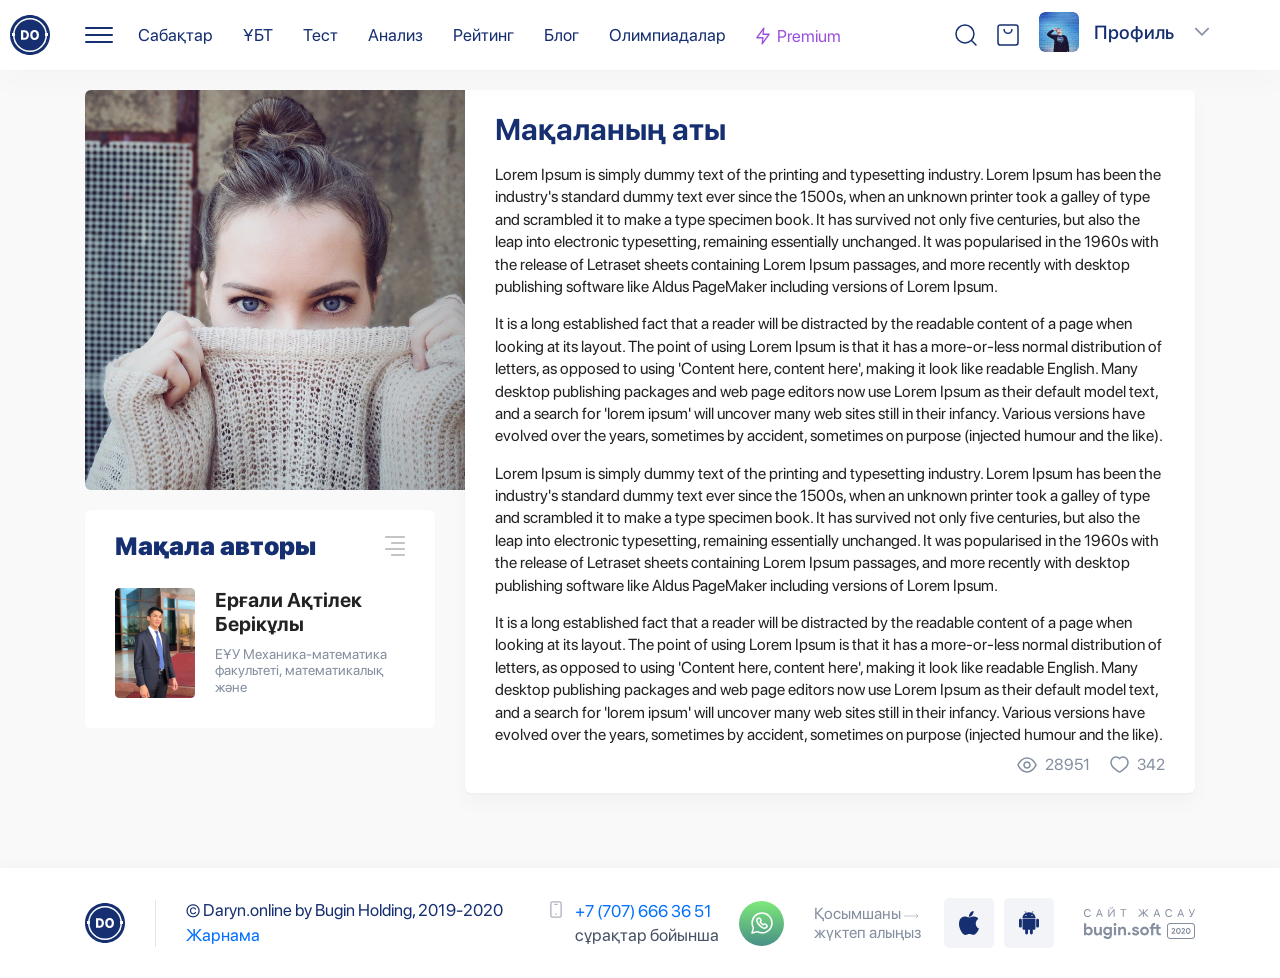
<file: article-open.html>
<!DOCTYPE html>
<html lang="en">
<head>
    <meta charset="UTF-8">
    <meta name="viewport" content="width=device-width"/>
    <title>Daryn.online</title>
    <link rel="stylesheet" href="css/libs.min.css">
    <link rel="stylesheet" href="css/main.css">
    <link rel="shortcut icon" href="/favicon.ico" type="image/x-icon">
</head>
<body class="grey-bg">
<header class="header-white">
    <div class="container">
        <div class="header">
            <button class="btn-plain call-menu">
                <span class="icon-bar"></span>
                <span class="icon-bar"></span>
                <span class="icon-bar"></span>
            </button>
            <a href="index.html" class="logo">
                <img src="img/logo/logo.svg" alt="">
                <span>Daryn.online</span>
            </a>
            <ul class="menu">
                <li><a href="lessons.html">Сабақтар</a></li>
                <li><a href="ubt.html">ҰБТ</a></li>
                <li><a href="tests.html">Тест</a></li>
                <li><a href="analyses.html">Анализ</a></li>
                <li><a href="rate.html">Рейтинг</a></li>
                <li><a href="blog.html">Блог</a></li>
                <li><a href="olympics.html">Олимпиадалар</a></li>
                <li><a href="#" class="premium-link"> <i class="icon i-volt"></i> <span>Premium</span></a></li>
            </ul>
            <div class="header-right">
                <form action="#">
                    <div class="searchCover-box">
                        <div class="searchCover">
                            <button class="btn-plain btn-search">
                                <img src="img/icon/search.svg" alt="">
                            </button>
                            <input type="text" placeholder="Табу керек нәрсені жазып, enter пернесін басыңыз"
                                   class="search-complete">
                            <div class="search-control">
                                <button class="btn-plain call-search">
                                    <img src="img/icon/call-search.svg" alt="">
                                </button>
                                <button class="btn-plain clear-search">
                                    <img src="img/icon/close-search.svg" alt="">
                                </button>
                            </div>
                        </div>
                    </div>
                </form>
                <button class="btn-plain basket">
                    <img src="img/icon/bag.svg" alt="">
                </button>
                <div class="dropdown">
                    <button class="dropdown-toggle" type="button"
                            id="dropdownProfile" data-toggle="dropdown">
                        <div class="prof-item">
                            <img src="img/main/avatar.png" alt="">
                            <span>Профиль</span>
                            <i class="icon i-down-grey"></i>
                        </div>
                    </button>
                    <div class="dropdown-menu" aria-labelledby="dropdownProfile">
                        <a class="dropdown-item" href="#">Шығу</a>
                        <a class="dropdown-item" href="#">Шығу</a>
                        <a class="dropdown-item" href="#">Шығу</a>
                    </div>
                </div>
            </div>
        </div>
    </div>
</header>
<div class="nav-box">
    <ul class="menu-nav">
        <li>
            <a href="#">
                <svg xmlns="http://www.w3.org/2000/svg" width="24" height="24" viewBox="0 0 24 24" fill="none">
                    <path d="M3 22C3 18.93 5.48875 16.4412 8.55875 16.4412H14.9413C18.0113 16.4412 20.5 18.93 20.5 22M15.5065 3.556C17.5812 5.63066 17.5812 8.99435 15.5065 11.069C13.4318 13.1437 10.0682 13.1437 7.99349 11.069C5.91883 8.99435 5.91883 5.63066 7.99349 3.556C10.0682 1.48133 13.4318 1.48133 15.5065 3.556Z"
                          stroke="#848E9F" stroke-width="1.5" stroke-linecap="round" stroke-linejoin="round"/>
                </svg>
                <span>Менің кабинетім</span>
            </a>
        </li>
        <li>
            <a href="#">
                <svg xmlns="http://www.w3.org/2000/svg" width="24" height="24" viewBox="0 0 24 24" fill="none">
                    <path d="M15.3333 15.3333H22M15.3333 18.6667H22M15.3333 22H19.1444M22 10.8889V7.48889C22 6.26222 21.0056 5.26667 19.7778 5.26667H12.5878C12.22 5.26667 11.8756 5.08444 11.6689 4.78L10.1078 2.48556C9.90111 2.18222 9.55778 2 9.19 2H4.22222C2.99444 2 2 2.99444 2 4.22222V17.5556C2 18.7833 2.99444 19.7778 4.22222 19.7778H10.8889"
                          stroke="#848E9F" stroke-width="1.5" stroke-linecap="round" stroke-linejoin="round"/>
                </svg>
                <span>Сабақтар</span>
            </a>
        </li>
        <li>
            <a href="#">
                <svg xmlns="http://www.w3.org/2000/svg" width="24" height="24" viewBox="0 0 24 24" fill="none">
                    <path d="M14.1111 15.65V18.1111H16.8822C17.5611 18.1111 18.1122 17.5611 18.1111 16.8811C18.1111 16.2011 17.56 15.65 16.88 15.65H14.1111ZM14.1111 15.65V13.1111H16.57C17.2711 13.1111 17.84 13.68 17.84 14.3811C17.84 15.0822 17.2711 15.6511 16.57 15.6511M10.8889 10.8889L8.38889 5.88889L5.88889 10.8889M6.33 10.0067H10.4478M18.8422 22H5.15778C3.41333 22 2 20.5867 2 18.8422V5.15778C2 3.41333 3.41333 2 5.15778 2H18.8422C20.5867 2 22 3.41333 22 5.15778V18.8422C22 20.5867 20.5867 22 18.8422 22Z"
                          stroke="#848E9F" stroke-width="1.5" stroke-linecap="round" stroke-linejoin="round"/>
                </svg>
                <span>ҰБТ</span>
            </a>
        </li>
        <li>
            <a href="#">
                <svg xmlns="http://www.w3.org/2000/svg" width="24" height="24" viewBox="0 0 24 24" fill="none">
                    <path d="M18.5556 15.3333V7.36444C18.5556 6.77556 18.3211 6.21 17.9044 5.79333L14.7622 2.65111C14.3456 2.23444 13.78 2 13.1911 2H5.22222C3.99444 2 3 2.99444 3 4.22222V19.7778C3 21.0056 3.99444 22 5.22222 22H11.8889M20.7778 18.6667L17.4444 22L15.2222 19.7778M6.33333 10.8889H13M6.33333 14.2222H13M6.33333 17.5556H11.1444M18.5556 7.55556H14.1111C13.4978 7.55556 13 7.05778 13 6.44444V2"
                          stroke="#848E9F" stroke-width="1.5" stroke-linecap="round" stroke-linejoin="round"/>
                </svg>
                <span>Тест</span>
            </a>
        </li>
        <li>
            <a href="#">
                <svg xmlns="http://www.w3.org/2000/svg" width="24" height="24" viewBox="0 0 24 24" fill="none">
                    <path d="M18.4735 13.0315V7.33614C18.4735 6.75036 18.2403 6.18779 17.8258 5.77332L14.7002 2.64768C14.2857 2.23321 13.7231 2 13.1373 2H5.2105C3.9892 2 3 2.9892 3 4.2105V19.684C3 20.9053 3.9892 21.8945 5.2105 21.8945H13.9066M18.4735 7.52624H14.0525C13.4424 7.52624 12.9472 7.03109 12.9472 6.42099V2M17.9828 16.6147L15.833 18.7644L14.5432 17.4746M11.0407 18.3732L11.7746 19.3336L11.9337 20.5284C12.0221 21.1915 12.5427 21.7132 13.2059 21.8016L14.404 21.9619L15.3633 22.6958C15.8938 23.1014 16.631 23.1014 17.1616 22.6958L18.122 21.9619L19.3168 21.8027C19.9799 21.7143 20.5016 21.1937 20.59 20.5306L20.7503 19.3325C20.7503 19.3336 21.1217 18.8473 21.4842 18.3732C21.8898 17.8426 21.8898 17.1054 21.4842 16.5749L20.7503 15.6145L20.5911 14.4197C20.5027 13.7565 19.9821 13.2349 19.319 13.1464L18.1209 12.9862L17.1616 12.2523C16.631 11.8467 15.8938 11.8467 15.3633 12.2523L14.4029 12.9862L13.2081 13.1453C12.5449 13.2337 12.0232 13.7543 11.9348 14.4175L11.7746 15.6156C11.7746 15.6145 11.4032 16.1008 11.0407 16.5749C10.6351 17.1054 10.6351 17.8415 11.0407 18.3732Z"
                          stroke="#848E9F" stroke-width="1.5" stroke-linecap="round" stroke-linejoin="round"/>
                </svg>
                <span>Олимпиада</span>
            </a>
        </li>
        <li>
            <a href="#">
                <svg xmlns="http://www.w3.org/2000/svg" width="24" height="24" viewBox="0 0 24 24" fill="none">
                    <path d="M20 7.83333H15.4286C14.7977 7.83333 14.2857 7.31067 14.2857 6.66667V2M4 13.6667V4.33333C4 3.04417 5.02286 2 6.28571 2H14.4823C15.088 2 15.6697 2.24617 16.0983 2.68367L19.3303 5.983C19.7589 6.4205 20 7.01433 20 7.63267V20.6667C20 21.9558 18.9771 23 17.7143 23H13.1429M5.84 21.1205C6.98857 22.293 8.848 22.293 9.99657 21.1205C11.144 19.9503 11.144 18.0498 9.99657 16.8773C8.848 15.7048 6.98857 15.7048 5.84 16.8773C4.69143 18.0498 4.69143 19.948 5.84 21.1205ZM5.84 21.1205L4 23M8.57143 11.3333H15.4286M13.1429 14.8333H15.4286"
                          stroke="#848E9F" stroke-width="1.2857" stroke-linecap="round" stroke-linejoin="round"/>
                </svg>
                <span>Байқау тесті</span>
            </a>
        </li>
        <li>
            <a href="#">
                <svg xmlns="http://www.w3.org/2000/svg" width="24" height="24" viewBox="0 0 24 24" fill="none">
                    <path d="M8.66667 15.3333L15.3333 8.66667M8.94333 8.66667C8.79 8.66667 8.66556 8.79111 8.66667 8.94444C8.66667 9.09778 8.79111 9.22222 8.94444 9.22222C9.09778 9.22222 9.22222 9.09778 9.22222 8.94444C9.22222 8.79111 9.09778 8.66667 8.94333 8.66667ZM15.0544 14.7778C14.9011 14.7778 14.7767 14.9022 14.7778 15.0556C14.7778 15.2089 14.9022 15.3333 15.0556 15.3333C15.2089 15.3333 15.3333 15.2089 15.3333 15.0556C15.3333 14.9022 15.2089 14.7778 15.0544 14.7778ZM12 22C6.47778 22 2 17.5233 2 12C2 6.47778 6.47778 2 12 2C17.5233 2 22 6.47778 22 12C22 17.5233 17.5233 22 12 22Z"
                          stroke="#848E9F" stroke-width="1.5" stroke-linecap="round" stroke-linejoin="round"/>
                </svg>
                <span>Daryn бонустары</span>
            </a>
        </li>
        <li>
            <a href="#">
                <svg xmlns="http://www.w3.org/2000/svg" width="24" height="24" viewBox="0 0 24 24" fill="none">
                    <path d="M15.2219 22H19.6664C20.8942 22 21.8886 21.0056 21.8886 19.7778V15.3333M17.1353 6.75333C17.2442 6.86222 17.2442 7.03778 17.1353 7.14667C17.0264 7.25556 16.8508 7.25556 16.7419 7.14667C16.6331 7.03778 16.6331 6.86222 16.7419 6.75333C16.8508 6.64556 17.0264 6.64556 17.1353 6.75333ZM14.6797 2H19.5519C20.8431 2 21.8886 3.04556 21.8886 4.33556V9.20778C21.8886 9.82778 21.6419 10.4211 21.2042 10.86L11.8597 20.2044C10.9475 21.1167 9.46861 21.1167 8.55639 20.2044L3.68417 15.3322C2.77194 14.42 2.77194 12.9411 3.68417 12.0289L13.0286 2.68444C13.4664 2.24667 14.0608 2 14.6797 2Z"
                          stroke="#848E9F" stroke-width="1.5" stroke-linecap="round" stroke-linejoin="round"/>
                </svg>
                <span>Бонустық бағдарлама</span>
            </a>
        </li>
        <li>
            <a href="#">
                <svg xmlns="http://www.w3.org/2000/svg" width="24" height="24" viewBox="0 0 24 24" fill="none">
                    <path d="M7.22227 13.6256V22L11.6667 19.7778L16.1112 22V13.6256M16.3807 3.95262C18.9842 6.55612 18.9842 10.7772 16.3807 13.3807C13.7772 15.9842 9.55611 15.9842 6.95262 13.3807C4.34913 10.7772 4.34913 6.55611 6.95262 3.95262C9.55612 1.34913 13.7772 1.34913 16.3807 3.95262Z"
                          stroke="#848E9F" stroke-width="1.5" stroke-linecap="round" stroke-linejoin="round"/>
                </svg>
                <span>Рейтинг</span>
            </a>
        </li>
        <li>
            <a href="#">
                <svg xmlns="http://www.w3.org/2000/svg" width="24" height="24" viewBox="0 0 24 24" fill="none">
                    <path d="M9 3.41989L11.029 2.25947C11.633 1.91351 12.368 1.91351 12.972 2.25947L15 3.41989M3 10.3855V8.06363C3 7.31507 3.394 6.62624 4.029 6.26277L6 5.1353M15 20.5801L12.971 21.7405C12.367 22.0865 11.632 22.0865 11.028 21.7405L9 20.5801M21 13.6145V15.9364C21 16.6839 20.606 17.3738 19.971 17.7362L18 18.8647M9.376 10.5029L12 12M12 12L14.624 10.5029M12 12V15.089M12 2.00206V4.79242M12 19.2076V21.9979M3.28 7.01647L5.62 8.34473M18.38 15.6553L20.72 16.9835M21 10.3855V8.06363C21 7.3161 20.606 6.62624 19.971 6.2638L18 5.1353M3 13.6145V15.9364C3 16.6839 3.394 17.3738 4.029 17.7362L6 18.8647M20.72 7.01647L18.38 8.34473M5.62 15.6553L3.28 16.9835"
                          stroke="#848E9F" stroke-width="1.5" stroke-linecap="round" stroke-linejoin="round"/>
                </svg>
                <span>Анализ</span>
            </a>
        </li>
        <li>
            <a href="#">
                <svg xmlns="http://www.w3.org/2000/svg" width="24" height="24" viewBox="0 0 24 24" fill="none">
                    <path d="M9.77778 18.7798H14.2222M17.5556 12.017H19.7778C21.0056 12.017 22 11.0082 22 9.76277V5.25426C22 4.00878 21.0056 3 19.7778 3H4.22222C2.99444 3 2 4.00878 2 5.25426V9.76277C2 11.0082 2.99444 12.017 4.22222 12.017H6.44444M17.5556 7.50851H6.44444V20.8729C6.44444 21.495 6.94222 22 7.55556 22H16.4444C17.0578 22 17.5556 21.495 17.5556 20.8729V7.50851ZM13.5713 11.5502C14.4392 12.4305 14.4392 13.8578 13.5713 14.7382C12.7035 15.6185 11.2965 15.6185 10.4286 14.7382C9.5608 13.8578 9.5608 12.4305 10.4286 11.5502C11.2965 10.6698 12.7035 10.6698 13.5713 11.5502Z"
                          stroke="#848E9F" stroke-width="1.5" stroke-linecap="round" stroke-linejoin="round"/>
                </svg>
                <span>Төлем жүйесі</span>
            </a>
        </li>
        <li>
            <a href="#">
                <svg xmlns="http://www.w3.org/2000/svg" width="24" height="24" viewBox="0 0 24 24" fill="none">
                    <path d="M2.04333 8.07714H19.7778C21.0056 8.07714 22 9.07158 22 10.2994V19.7778C22 21 21 22 19.7778 22H4.22222C2.99444 22 2 21.0056 2 19.7778V8.49491C2 7.57047 2.57222 6.74269 3.43778 6.41603L14.9411 2.07269C15.6678 1.79825 16.4444 2.33491 16.4444 3.11158V8.07603M16.4433 14.9771C16.2133 14.9782 16.0278 15.1649 16.0278 15.3949C16.0278 15.6249 16.2144 15.8116 16.4444 15.8105C16.6744 15.8105 16.8611 15.6238 16.8611 15.3938C16.8611 15.1638 16.6744 14.9771 16.4433 14.9771Z"
                          stroke="#848E9F" stroke-width="1.5" stroke-linecap="round" stroke-linejoin="round"/>
                </svg>
                <span>Кошелекті толтыру</span>
            </a>
        </li>
        <li>
            <a href="#">
                <svg xmlns="http://www.w3.org/2000/svg" width="24" height="24" viewBox="0 0 24 24" fill="none">
                    <path d="M8.16778 9.78222L12.0267 12.01M12.0267 12.01V7.55556M12.0267 12.01L8.17667 14.2333M12.0267 12.01V16.4444M12.0267 12.01L15.8467 9.80445M12.0267 12.01L15.8389 14.2111M18.6667 22H5.33333C3.49222 22 2 20.5078 2 18.6667V5.33333C2 3.49222 3.49222 2 5.33333 2H18.6667C20.5078 2 22 3.49222 22 5.33333V18.6667C22 20.5078 20.5078 22 18.6667 22Z"
                          stroke="#848E9F" stroke-width="1.5" stroke-linecap="round" stroke-linejoin="round"/>
                </svg>
                <span>Блог</span>
            </a>
        </li>
        <li>
            <a href="#">
                <svg xmlns="http://www.w3.org/2000/svg" width="24" height="24" viewBox="0 0 24 24" fill="none">
                    <path d="M18.6667 17.3425H19.7778C21.0056 17.3425 22 16.3616 22 15.1507V11.863C22 10.6521 21.0056 9.67123 19.7778 9.67123H18.6667C18.0533 9.67123 17.5556 10.1622 17.5556 10.7671V16.2466C17.5556 16.8515 18.0533 17.3425 18.6667 17.3425ZM18.6667 17.3425V18.4384C18.6667 19.6493 17.6722 20.6301 16.4444 20.6301H14.0833M19.2222 9.67123V9.12329C19.2222 5.18904 15.9889 2 12 2C8.01111 2 4.77778 5.18904 4.77778 9.12329V9.67123M14.0833 20.6301C14.0833 19.874 13.4611 19.2603 12.6944 19.2603H11.3056C10.5389 19.2603 9.91667 19.874 9.91667 20.6301C9.91667 21.3863 10.5389 22 11.3056 22H12.6944C13.4611 22 14.0833 21.3863 14.0833 20.6301ZM5.33333 17.3425H4.22222C2.99444 17.3425 2 16.3616 2 15.1507V11.863C2 10.6521 2.99444 9.67123 4.22222 9.67123H5.33333C5.94667 9.67123 6.44444 10.1622 6.44444 10.7671V16.2466C6.44444 16.8515 5.94667 17.3425 5.33333 17.3425Z"
                          stroke="#848E9F" stroke-width="1.5" stroke-linecap="round" stroke-linejoin="round"/>
                </svg>
                <span>Көмек</span>
            </a>
        </li>
        <li>
            <a href="#">
                <svg xmlns="http://www.w3.org/2000/svg" width="24" height="24" viewBox="0 0 24 24" fill="none">
                    <path d="M10.667 21L12 19.667M12 19.667L10.667 18.334M12 19.667C6.477 19.667 2 17.926 2 15.778C2 15.138 2.408 14.538 3.111 14.006M20.889 14.006C21.592 14.538 22 15.138 22 15.778C22 17.414 19.4 18.811 15.722 19.386M9.6 3V5.16C9.6 5.557 9.869 5.88 10.2 5.88H13.8C14.131 5.88 14.4 5.557 14.4 5.16V3M6 15V5.4C6 4.074 7.074 3 8.4 3H15.6C16.926 3 18 4.074 18 5.4V15"
                          stroke="#848E9F" stroke-width="1.5" stroke-linecap="round" stroke-linejoin="round"/>
                </svg>
                <span>Байланыс</span>
            </a>
        </li>
    </ul>
    <div class="nav-info">
        <a href="#">
            <svg xmlns="http://www.w3.org/2000/svg" width="24" height="24" viewBox="0 0 24 24" fill="none">
                <path d="M16 12C16 14.209 14.209 16 12 16C9.791 16 8 14.209 8 12C8 9.791 9.791 8 12 8C14.209 8 16 9.791 16 12ZM16 12V13.5C16 14.881 17.119 16 18.5 16C19.881 16 21 14.881 21 13.5V12C21 7.029 16.971 3 12 3C7.029 3 3 7.029 3 12C3 16.971 7.029 21 12 21C13.149 21 14.317 20.782 15.444 20.315C16.052 20.063 16.614 19.747 17.133 19.386"
                      stroke="#848E9F" stroke-width="1.5" stroke-linecap="round" stroke-linejoin="round"/>
            </svg>
            <span>info@daryn.online</span>
        </a>
        <a href="tel:+7 (707) 666 36 51">
            <svg xmlns="http://www.w3.org/2000/svg" width="24" height="24" viewBox="0 0 24 24" fill="none">
                <path d="M18.965 16.61L17.792 15.437C17.206 14.851 16.256 14.851 15.671 15.437L14.749 16.359C14.543 16.565 14.231 16.634 13.965 16.517C12.629 15.932 11.309 15.045 10.132 13.868C8.96002 12.696 8.07602 11.382 7.49002 10.051C7.36802 9.77597 7.43902 9.45297 7.65202 9.23997L8.47802 8.41397C9.14902 7.74297 9.14902 6.79397 8.56302 6.20797L7.39002 5.03497C6.60902 4.25397 5.34302 4.25397 4.56202 5.03497L3.91002 5.68597C3.16902 6.42697 2.86002 7.49597 3.06002 8.55597C3.55402 11.169 5.07202 14.03 7.52102 16.479C9.97002 18.928 12.831 20.446 15.444 20.94C16.504 21.14 17.573 20.831 18.314 20.09L18.965 19.439C19.746 18.658 19.746 17.392 18.965 16.61V16.61Z"
                      stroke="#848E9F" stroke-width="1.5" stroke-linecap="round" stroke-linejoin="round"/>
                <path d="M13 6.99109C14.031 6.97709 15.067 7.35909 15.854 8.14609" stroke="#848E9F" stroke-width="1.5"
                      stroke-linecap="round" stroke-linejoin="round"/>
                <path d="M18.682 5.31787C17.113 3.74887 15.056 2.96387 13 2.96387" stroke="#848E9F" stroke-width="1.5"
                      stroke-linecap="round" stroke-linejoin="round"/>
                <path d="M17.009 11C17.023 9.969 16.641 8.933 15.854 8.146" stroke="#848E9F" stroke-width="1.5"
                      stroke-linecap="round" stroke-linejoin="round"/>
                <path d="M18.682 5.31787C20.251 6.88687 21.036 8.94387 21.036 10.9999" stroke="#848E9F"
                      stroke-width="1.5" stroke-linecap="round" stroke-linejoin="round"/>
            </svg>
            <span>+7 (707) 666 36 51</span>
        </a>
    </div>
    <a href="https://bgpro.kz/" class="bg-logo" target="_blank">
        <img src="img/logo/copyright.svg" alt="">
    </a>
</div>
<section class="profile">
    <div class="profile-content">
        <div class="container">
            <div class="row">
                <div class="col-lg-4 col-md-5 order-xs-2">
                    <div class="article-research-img">
                        <img src="img/main/article-md.png" alt="">
                    </div>
                    <div class="course-side">
                        <div class="course-side-head">
                            <h2>Мақала авторы</h2>
                            <i class="icon i-author"></i>
                        </div>
                        <div class="author-profile">
                            <div class="author-profile-img">
                                <img src="img/main/author-ava.png" alt="">
                            </div>
                            <div class="author-profile-caption">
                                <h4>Ерғали Ақтілек Берікұлы</h4>
                                <p>ЕҰУ Механика-математика факультеті, математикалық және</p>
                            </div>
                        </div>
                    </div>
                </div>
                <div class="col-lg-8 col-md-7 order-xs-1">
                    <article class="article-research">
                        <h1>Мақаланың аты</h1>
                        <p>
                            Lorem Ipsum is simply dummy text of the printing and typesetting industry. Lorem Ipsum has
                            been the industry's standard dummy text ever since the 1500s, when an unknown printer took a
                            galley of type and scrambled it to make a type specimen book. It has survived not only five
                            centuries, but also the leap into electronic typesetting, remaining essentially unchanged.
                            It was popularised in the 1960s with the release of Letraset sheets containing Lorem Ipsum
                            passages, and more recently with desktop publishing software like Aldus PageMaker including
                            versions of Lorem Ipsum.</p>

                        <p>It is a long established fact that a reader will be distracted by the readable content of a
                            page when looking at its layout. The point of using Lorem Ipsum is that it has a
                            more-or-less normal distribution of letters, as opposed to using 'Content here, content
                            here', making it look like readable English. Many desktop publishing packages and web page
                            editors now use Lorem Ipsum as their default model text, and a search for 'lorem ipsum' will
                            uncover many web sites still in their infancy. Various versions have evolved over the years,
                            sometimes by accident, sometimes on purpose (injected humour and the like).</p>

                        <p>Lorem Ipsum is simply dummy text of the printing and typesetting industry. Lorem Ipsum has
                            been the industry's standard dummy text ever since the 1500s, when an unknown printer took a
                            galley of type and scrambled it to make a type specimen book. It has survived not only five
                            centuries, but also the leap into electronic typesetting, remaining essentially unchanged.
                            It was popularised in the 1960s with the release of Letraset sheets containing Lorem Ipsum
                            passages, and more recently with desktop publishing software like Aldus PageMaker including
                            versions of Lorem Ipsum.</p>

                        <p>It is a long established fact that a reader will be distracted by the readable content of a
                            page when looking at its layout. The point of using Lorem Ipsum is that it has a
                            more-or-less normal distribution of letters, as opposed to using 'Content here, content
                            here', making it look like readable English. Many desktop publishing packages and web page
                            editors now use Lorem Ipsum as their default model text, and a search for 'lorem ipsum' will
                            uncover many web sites still in their infancy. Various versions have evolved over the years,
                            sometimes by accident, sometimes on purpose (injected humour and the like).
                        </p>
                            <ul class="article-control">
                                <li>
                                    <svg width="20" height="16" viewBox="0 0 20 16" fill="none" xmlns="http://www.w3.org/2000/svg">
                                        <path d="M1.11775 8.467C0.96075 8.176 0.96075 7.823 1.11775 7.532C3.00975 4.033 6.50475 1 9.99975 1C13.4948 1 16.9898 4.033 18.8818 7.533C19.0388 7.824 19.0388 8.177 18.8818 8.468C16.9898 11.967 13.4948 15 9.99975 15C6.50475 15 3.00975 11.967 1.11775 8.467Z" stroke="#848E9F" stroke-width="1.5" stroke-linecap="round" stroke-linejoin="round"/>
                                        <path d="M12.121 5.87868C13.2926 7.05025 13.2926 8.94975 12.121 10.1213C10.9495 11.2929 9.04998 11.2929 7.87841 10.1213C6.70684 8.94975 6.70684 7.05025 7.87841 5.87868C9.04998 4.70711 10.9495 4.70711 12.121 5.87868Z" stroke="#848E9F" stroke-width="1.5" stroke-linecap="round" stroke-linejoin="round"/>
                                    </svg>
                                    <span>28951</span>
                                </li>
                                <li>
                                    <button class="btn-plain btn-like">
                                        <svg width="19" height="17" viewBox="0 0 19 17" fill="none" xmlns="http://www.w3.org/2000/svg">
                                            <path d="M12.992 1C15.99 1 18 3.794 18 6.396C18 11.676 9.652 16 9.5 16C9.348 16 1 11.676 1 6.396C1 3.794 3.012 1 6.008 1C7.722 1 8.848 1.848 9.5 2.604C10.15 1.848 11.276 1 12.992 1Z" stroke="#848E9F" stroke-width="1.5" stroke-linecap="round" stroke-linejoin="round"/>
                                        </svg>
                                        <span>342</span>
                                    </button>
                                </li>
                            </ul>
                    </article>
                </div>
            </div>
        </div>
    </div>
</section>
<div class="overlay"></div>
<footer>
    <div class="container">
        <div class="footer">
            <a href="index.html" class="footer-logo">
                <img src="img/logo/logo.svg" alt="">
            </a>
            <div class="copyright">
                <p>© Daryn.online by Bugin Holding, 2019-2020</p>
                <a href="#" target="_blank">Жарнама</a>
            </div>
            <div class="phone">
                <img src="img/icon/mobile.svg" alt="">
                <div class="phone-caption">
                    <a href="tel:+7 (707) 666 36 51">+7 (707) 666 36 51</a>
                    <p>cұрақтар бойынша</p>
                </div>
                <a href="https://wa.me/7(707)666 36 51" class="wt-link">
                    <svg width="22" height="22" viewBox="0 0 22 22" fill="none" xmlns="http://www.w3.org/2000/svg">
                        <path d="M8.58609 13.4012C10.8304 15.6369 13.6732 17.0607 15.3647 15.3845L15.7747 14.9762C16.3218 14.4326 16.2453 13.532 15.6102 13.093C15.2105 12.8155 14.7811 12.5176 14.3059 12.1855C13.8148 11.8421 13.1409 11.8955 12.7149 12.3163L12.2512 12.7746C11.6767 12.4118 11.1079 11.9467 10.5803 11.4213L10.578 11.4191C10.0503 10.8937 9.58318 10.3273 9.21883 9.75533L9.67912 9.29362C10.1028 8.86945 10.1554 8.1985 9.81046 7.7095C9.47582 7.23642 9.17657 6.80884 8.89903 6.41081C8.45817 5.77967 7.55359 5.70347 7.00765 6.24706L6.59762 6.65531C4.91411 8.33951 6.34407 11.1689 8.58837 13.4046M18.0864 3.90669C16.2064 2.03372 13.7063 1.00114 11.0428 1C5.55257 1 1.08566 5.44533 1.08452 10.9096C1.08223 12.6484 1.54023 14.3576 2.41283 15.8644L1 21L6.27897 19.6217C7.73976 20.4132 9.37531 20.8283 11.0383 20.8283H11.0428C16.5308 20.8283 20.9977 16.3818 21 10.9176C21.0011 8.27014 19.9664 5.7808 18.0864 3.90669Z"
                              stroke="white" stroke-width="1.5" stroke-linecap="round" stroke-linejoin="round"/>
                    </svg>
                </a>
            </div>
            <div class="apps">
                <p>
                    Қосымшаны
                    <svg width="15" height="6" viewBox="0 0 15 6" fill="none" xmlns="http://www.w3.org/2000/svg">
                        <path opacity="0.5" d="M0 3H14M14 3L12 1M14 3L12 5" stroke="#848E9F"/>
                    </svg>
                    жүктеп алыңыз
                </p>
                <a href="#" class="apps-link">
                    <img src="img/icon/ios.svg" alt="">
                </a>
                <a href="#" class="apps-link">
                    <img src="img/icon/android.svg" alt="">
                </a>
            </div>
            <a href="https://bgpro.kz/" class="bg-logo" target="_blank">
                <img src="img/logo/copyright.svg" alt="">
            </a>
        </div>
        <div class="footer-md">
            <div class="apps">
                <p>
                    Қосымшаны
                    <svg width="15" height="6" viewBox="0 0 15 6" fill="none" xmlns="http://www.w3.org/2000/svg">
                        <path opacity="0.5" d="M0 3H14M14 3L12 1M14 3L12 5" stroke="#848E9F"/>
                    </svg>
                    жүктеп алыңыз
                </p>
                <a href="#" class="apps-link">
                    <img src="img/icon/ios.svg" alt="">
                </a>
                <a href="#" class="apps-link">
                    <img src="img/icon/android.svg" alt="">
                </a>
            </div>
            <a href="https://bgpro.kz/" class="bg-logo" target="_blank">
                <img src="img/logo/copyright.svg" alt="">
            </a>
        </div>
    </div>
</footer>
<script src="js/libs.min.js"></script>
<script src="js/common.js"></script>
</body>
</html>
</file>
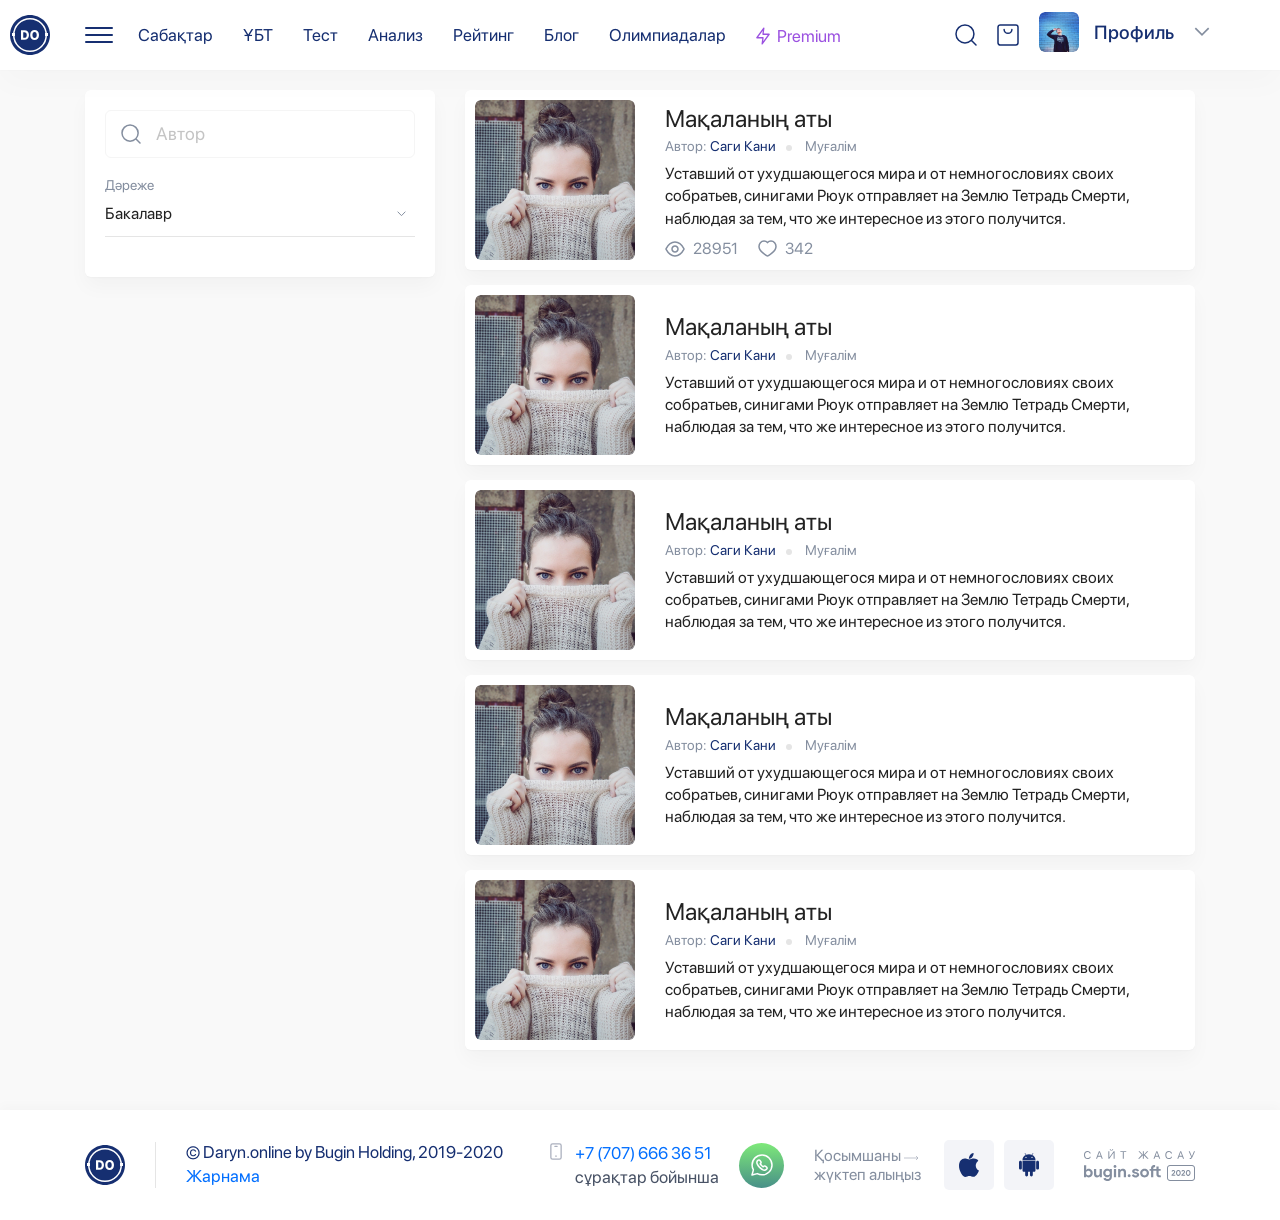
<file: article.html>
<!DOCTYPE html>
<html lang="en">
<head>
    <meta charset="UTF-8">
    <meta name="viewport" content="width=device-width"/>
    <title>Daryn.online</title>
    <link rel="stylesheet" href="css/libs.min.css">
    <link rel="stylesheet" href="css/main.css">
    <link rel="shortcut icon" href="/favicon.ico" type="image/x-icon">
</head>
<body class="grey-bg">
<header class="header-white">
    <div class="container">
        <div class="header">
            <button class="btn-plain call-menu">
                <span class="icon-bar"></span>
                <span class="icon-bar"></span>
                <span class="icon-bar"></span>
            </button>
            <a href="index.html" class="logo">
                <img src="img/logo/logo.svg" alt="">
                <span>Daryn.online</span>
            </a>
            <ul class="menu">
                <li><a href="lessons.html">Сабақтар</a></li>
                <li><a href="ubt.html">ҰБТ</a></li>
                <li><a href="tests.html">Тест</a></li>
                <li><a href="analyses.html">Анализ</a></li>
                <li><a href="rate.html">Рейтинг</a></li>
                <li><a href="blog.html">Блог</a></li>
                <li><a href="olympics.html">Олимпиадалар</a></li>
                <li><a href="#" class="premium-link"> <i class="icon i-volt"></i> <span>Premium</span></a></li>
            </ul>
            <div class="header-right">
                <form action="#">
                    <div class="searchCover-box">
                        <div class="searchCover">
                            <button class="btn-plain btn-search">
                                <img src="img/icon/search.svg" alt="">
                            </button>
                            <input type="text" placeholder="Табу керек нәрсені жазып, enter пернесін басыңыз"
                                   class="search-complete">
                            <div class="search-control">
                                <button class="btn-plain call-search">
                                    <img src="img/icon/call-search.svg" alt="">
                                </button>
                                <button class="btn-plain clear-search">
                                    <img src="img/icon/close-search.svg" alt="">
                                </button>
                            </div>
                        </div>
                    </div>
                </form>
                <button class="btn-plain basket">
                    <img src="img/icon/bag.svg" alt="">
                </button>
                <div class="dropdown">
                    <button class="dropdown-toggle" type="button"
                            id="dropdownProfile" data-toggle="dropdown">
                        <div class="prof-item">
                            <img src="img/main/avatar.png" alt="">
                            <span>Профиль</span>
                            <i class="icon i-down-grey"></i>
                        </div>
                    </button>
                    <div class="dropdown-menu" aria-labelledby="dropdownProfile">
                        <a class="dropdown-item" href="#">Шығу</a>
                        <a class="dropdown-item" href="#">Шығу</a>
                        <a class="dropdown-item" href="#">Шығу</a>
                    </div>
                </div>
            </div>
        </div>
    </div>
</header>
<div class="nav-box">
    <ul class="menu-nav">
        <li>
            <a href="#">
                <svg xmlns="http://www.w3.org/2000/svg" width="24" height="24" viewBox="0 0 24 24" fill="none">
                    <path d="M3 22C3 18.93 5.48875 16.4412 8.55875 16.4412H14.9413C18.0113 16.4412 20.5 18.93 20.5 22M15.5065 3.556C17.5812 5.63066 17.5812 8.99435 15.5065 11.069C13.4318 13.1437 10.0682 13.1437 7.99349 11.069C5.91883 8.99435 5.91883 5.63066 7.99349 3.556C10.0682 1.48133 13.4318 1.48133 15.5065 3.556Z"
                          stroke="#848E9F" stroke-width="1.5" stroke-linecap="round" stroke-linejoin="round"/>
                </svg>
                <span>Менің кабинетім</span>
            </a>
        </li>
        <li>
            <a href="#">
                <svg xmlns="http://www.w3.org/2000/svg" width="24" height="24" viewBox="0 0 24 24" fill="none">
                    <path d="M15.3333 15.3333H22M15.3333 18.6667H22M15.3333 22H19.1444M22 10.8889V7.48889C22 6.26222 21.0056 5.26667 19.7778 5.26667H12.5878C12.22 5.26667 11.8756 5.08444 11.6689 4.78L10.1078 2.48556C9.90111 2.18222 9.55778 2 9.19 2H4.22222C2.99444 2 2 2.99444 2 4.22222V17.5556C2 18.7833 2.99444 19.7778 4.22222 19.7778H10.8889"
                          stroke="#848E9F" stroke-width="1.5" stroke-linecap="round" stroke-linejoin="round"/>
                </svg>
                <span>Сабақтар</span>
            </a>
        </li>
        <li>
            <a href="#">
                <svg xmlns="http://www.w3.org/2000/svg" width="24" height="24" viewBox="0 0 24 24" fill="none">
                    <path d="M14.1111 15.65V18.1111H16.8822C17.5611 18.1111 18.1122 17.5611 18.1111 16.8811C18.1111 16.2011 17.56 15.65 16.88 15.65H14.1111ZM14.1111 15.65V13.1111H16.57C17.2711 13.1111 17.84 13.68 17.84 14.3811C17.84 15.0822 17.2711 15.6511 16.57 15.6511M10.8889 10.8889L8.38889 5.88889L5.88889 10.8889M6.33 10.0067H10.4478M18.8422 22H5.15778C3.41333 22 2 20.5867 2 18.8422V5.15778C2 3.41333 3.41333 2 5.15778 2H18.8422C20.5867 2 22 3.41333 22 5.15778V18.8422C22 20.5867 20.5867 22 18.8422 22Z"
                          stroke="#848E9F" stroke-width="1.5" stroke-linecap="round" stroke-linejoin="round"/>
                </svg>
                <span>ҰБТ</span>
            </a>
        </li>
        <li>
            <a href="#">
                <svg xmlns="http://www.w3.org/2000/svg" width="24" height="24" viewBox="0 0 24 24" fill="none">
                    <path d="M18.5556 15.3333V7.36444C18.5556 6.77556 18.3211 6.21 17.9044 5.79333L14.7622 2.65111C14.3456 2.23444 13.78 2 13.1911 2H5.22222C3.99444 2 3 2.99444 3 4.22222V19.7778C3 21.0056 3.99444 22 5.22222 22H11.8889M20.7778 18.6667L17.4444 22L15.2222 19.7778M6.33333 10.8889H13M6.33333 14.2222H13M6.33333 17.5556H11.1444M18.5556 7.55556H14.1111C13.4978 7.55556 13 7.05778 13 6.44444V2"
                          stroke="#848E9F" stroke-width="1.5" stroke-linecap="round" stroke-linejoin="round"/>
                </svg>
                <span>Тест</span>
            </a>
        </li>
        <li>
            <a href="#">
                <svg xmlns="http://www.w3.org/2000/svg" width="24" height="24" viewBox="0 0 24 24" fill="none">
                    <path d="M18.4735 13.0315V7.33614C18.4735 6.75036 18.2403 6.18779 17.8258 5.77332L14.7002 2.64768C14.2857 2.23321 13.7231 2 13.1373 2H5.2105C3.9892 2 3 2.9892 3 4.2105V19.684C3 20.9053 3.9892 21.8945 5.2105 21.8945H13.9066M18.4735 7.52624H14.0525C13.4424 7.52624 12.9472 7.03109 12.9472 6.42099V2M17.9828 16.6147L15.833 18.7644L14.5432 17.4746M11.0407 18.3732L11.7746 19.3336L11.9337 20.5284C12.0221 21.1915 12.5427 21.7132 13.2059 21.8016L14.404 21.9619L15.3633 22.6958C15.8938 23.1014 16.631 23.1014 17.1616 22.6958L18.122 21.9619L19.3168 21.8027C19.9799 21.7143 20.5016 21.1937 20.59 20.5306L20.7503 19.3325C20.7503 19.3336 21.1217 18.8473 21.4842 18.3732C21.8898 17.8426 21.8898 17.1054 21.4842 16.5749L20.7503 15.6145L20.5911 14.4197C20.5027 13.7565 19.9821 13.2349 19.319 13.1464L18.1209 12.9862L17.1616 12.2523C16.631 11.8467 15.8938 11.8467 15.3633 12.2523L14.4029 12.9862L13.2081 13.1453C12.5449 13.2337 12.0232 13.7543 11.9348 14.4175L11.7746 15.6156C11.7746 15.6145 11.4032 16.1008 11.0407 16.5749C10.6351 17.1054 10.6351 17.8415 11.0407 18.3732Z"
                          stroke="#848E9F" stroke-width="1.5" stroke-linecap="round" stroke-linejoin="round"/>
                </svg>
                <span>Олимпиада</span>
            </a>
        </li>
        <li>
            <a href="#">
                <svg xmlns="http://www.w3.org/2000/svg" width="24" height="24" viewBox="0 0 24 24" fill="none">
                    <path d="M20 7.83333H15.4286C14.7977 7.83333 14.2857 7.31067 14.2857 6.66667V2M4 13.6667V4.33333C4 3.04417 5.02286 2 6.28571 2H14.4823C15.088 2 15.6697 2.24617 16.0983 2.68367L19.3303 5.983C19.7589 6.4205 20 7.01433 20 7.63267V20.6667C20 21.9558 18.9771 23 17.7143 23H13.1429M5.84 21.1205C6.98857 22.293 8.848 22.293 9.99657 21.1205C11.144 19.9503 11.144 18.0498 9.99657 16.8773C8.848 15.7048 6.98857 15.7048 5.84 16.8773C4.69143 18.0498 4.69143 19.948 5.84 21.1205ZM5.84 21.1205L4 23M8.57143 11.3333H15.4286M13.1429 14.8333H15.4286"
                          stroke="#848E9F" stroke-width="1.2857" stroke-linecap="round" stroke-linejoin="round"/>
                </svg>
                <span>Байқау тесті</span>
            </a>
        </li>
        <li>
            <a href="#">
                <svg xmlns="http://www.w3.org/2000/svg" width="24" height="24" viewBox="0 0 24 24" fill="none">
                    <path d="M8.66667 15.3333L15.3333 8.66667M8.94333 8.66667C8.79 8.66667 8.66556 8.79111 8.66667 8.94444C8.66667 9.09778 8.79111 9.22222 8.94444 9.22222C9.09778 9.22222 9.22222 9.09778 9.22222 8.94444C9.22222 8.79111 9.09778 8.66667 8.94333 8.66667ZM15.0544 14.7778C14.9011 14.7778 14.7767 14.9022 14.7778 15.0556C14.7778 15.2089 14.9022 15.3333 15.0556 15.3333C15.2089 15.3333 15.3333 15.2089 15.3333 15.0556C15.3333 14.9022 15.2089 14.7778 15.0544 14.7778ZM12 22C6.47778 22 2 17.5233 2 12C2 6.47778 6.47778 2 12 2C17.5233 2 22 6.47778 22 12C22 17.5233 17.5233 22 12 22Z"
                          stroke="#848E9F" stroke-width="1.5" stroke-linecap="round" stroke-linejoin="round"/>
                </svg>
                <span>Daryn бонустары</span>
            </a>
        </li>
        <li>
            <a href="#">
                <svg xmlns="http://www.w3.org/2000/svg" width="24" height="24" viewBox="0 0 24 24" fill="none">
                    <path d="M15.2219 22H19.6664C20.8942 22 21.8886 21.0056 21.8886 19.7778V15.3333M17.1353 6.75333C17.2442 6.86222 17.2442 7.03778 17.1353 7.14667C17.0264 7.25556 16.8508 7.25556 16.7419 7.14667C16.6331 7.03778 16.6331 6.86222 16.7419 6.75333C16.8508 6.64556 17.0264 6.64556 17.1353 6.75333ZM14.6797 2H19.5519C20.8431 2 21.8886 3.04556 21.8886 4.33556V9.20778C21.8886 9.82778 21.6419 10.4211 21.2042 10.86L11.8597 20.2044C10.9475 21.1167 9.46861 21.1167 8.55639 20.2044L3.68417 15.3322C2.77194 14.42 2.77194 12.9411 3.68417 12.0289L13.0286 2.68444C13.4664 2.24667 14.0608 2 14.6797 2Z"
                          stroke="#848E9F" stroke-width="1.5" stroke-linecap="round" stroke-linejoin="round"/>
                </svg>
                <span>Бонустық бағдарлама</span>
            </a>
        </li>
        <li>
            <a href="#">
                <svg xmlns="http://www.w3.org/2000/svg" width="24" height="24" viewBox="0 0 24 24" fill="none">
                    <path d="M7.22227 13.6256V22L11.6667 19.7778L16.1112 22V13.6256M16.3807 3.95262C18.9842 6.55612 18.9842 10.7772 16.3807 13.3807C13.7772 15.9842 9.55611 15.9842 6.95262 13.3807C4.34913 10.7772 4.34913 6.55611 6.95262 3.95262C9.55612 1.34913 13.7772 1.34913 16.3807 3.95262Z"
                          stroke="#848E9F" stroke-width="1.5" stroke-linecap="round" stroke-linejoin="round"/>
                </svg>
                <span>Рейтинг</span>
            </a>
        </li>
        <li>
            <a href="#">
                <svg xmlns="http://www.w3.org/2000/svg" width="24" height="24" viewBox="0 0 24 24" fill="none">
                    <path d="M9 3.41989L11.029 2.25947C11.633 1.91351 12.368 1.91351 12.972 2.25947L15 3.41989M3 10.3855V8.06363C3 7.31507 3.394 6.62624 4.029 6.26277L6 5.1353M15 20.5801L12.971 21.7405C12.367 22.0865 11.632 22.0865 11.028 21.7405L9 20.5801M21 13.6145V15.9364C21 16.6839 20.606 17.3738 19.971 17.7362L18 18.8647M9.376 10.5029L12 12M12 12L14.624 10.5029M12 12V15.089M12 2.00206V4.79242M12 19.2076V21.9979M3.28 7.01647L5.62 8.34473M18.38 15.6553L20.72 16.9835M21 10.3855V8.06363C21 7.3161 20.606 6.62624 19.971 6.2638L18 5.1353M3 13.6145V15.9364C3 16.6839 3.394 17.3738 4.029 17.7362L6 18.8647M20.72 7.01647L18.38 8.34473M5.62 15.6553L3.28 16.9835"
                          stroke="#848E9F" stroke-width="1.5" stroke-linecap="round" stroke-linejoin="round"/>
                </svg>
                <span>Анализ</span>
            </a>
        </li>
        <li>
            <a href="#">
                <svg xmlns="http://www.w3.org/2000/svg" width="24" height="24" viewBox="0 0 24 24" fill="none">
                    <path d="M9.77778 18.7798H14.2222M17.5556 12.017H19.7778C21.0056 12.017 22 11.0082 22 9.76277V5.25426C22 4.00878 21.0056 3 19.7778 3H4.22222C2.99444 3 2 4.00878 2 5.25426V9.76277C2 11.0082 2.99444 12.017 4.22222 12.017H6.44444M17.5556 7.50851H6.44444V20.8729C6.44444 21.495 6.94222 22 7.55556 22H16.4444C17.0578 22 17.5556 21.495 17.5556 20.8729V7.50851ZM13.5713 11.5502C14.4392 12.4305 14.4392 13.8578 13.5713 14.7382C12.7035 15.6185 11.2965 15.6185 10.4286 14.7382C9.5608 13.8578 9.5608 12.4305 10.4286 11.5502C11.2965 10.6698 12.7035 10.6698 13.5713 11.5502Z"
                          stroke="#848E9F" stroke-width="1.5" stroke-linecap="round" stroke-linejoin="round"/>
                </svg>
                <span>Төлем жүйесі</span>
            </a>
        </li>
        <li>
            <a href="#">
                <svg xmlns="http://www.w3.org/2000/svg" width="24" height="24" viewBox="0 0 24 24" fill="none">
                    <path d="M2.04333 8.07714H19.7778C21.0056 8.07714 22 9.07158 22 10.2994V19.7778C22 21 21 22 19.7778 22H4.22222C2.99444 22 2 21.0056 2 19.7778V8.49491C2 7.57047 2.57222 6.74269 3.43778 6.41603L14.9411 2.07269C15.6678 1.79825 16.4444 2.33491 16.4444 3.11158V8.07603M16.4433 14.9771C16.2133 14.9782 16.0278 15.1649 16.0278 15.3949C16.0278 15.6249 16.2144 15.8116 16.4444 15.8105C16.6744 15.8105 16.8611 15.6238 16.8611 15.3938C16.8611 15.1638 16.6744 14.9771 16.4433 14.9771Z"
                          stroke="#848E9F" stroke-width="1.5" stroke-linecap="round" stroke-linejoin="round"/>
                </svg>
                <span>Кошелекті толтыру</span>
            </a>
        </li>
        <li>
            <a href="#">
                <svg xmlns="http://www.w3.org/2000/svg" width="24" height="24" viewBox="0 0 24 24" fill="none">
                    <path d="M8.16778 9.78222L12.0267 12.01M12.0267 12.01V7.55556M12.0267 12.01L8.17667 14.2333M12.0267 12.01V16.4444M12.0267 12.01L15.8467 9.80445M12.0267 12.01L15.8389 14.2111M18.6667 22H5.33333C3.49222 22 2 20.5078 2 18.6667V5.33333C2 3.49222 3.49222 2 5.33333 2H18.6667C20.5078 2 22 3.49222 22 5.33333V18.6667C22 20.5078 20.5078 22 18.6667 22Z"
                          stroke="#848E9F" stroke-width="1.5" stroke-linecap="round" stroke-linejoin="round"/>
                </svg>
                <span>Блог</span>
            </a>
        </li>
        <li>
            <a href="#">
                <svg xmlns="http://www.w3.org/2000/svg" width="24" height="24" viewBox="0 0 24 24" fill="none">
                    <path d="M18.6667 17.3425H19.7778C21.0056 17.3425 22 16.3616 22 15.1507V11.863C22 10.6521 21.0056 9.67123 19.7778 9.67123H18.6667C18.0533 9.67123 17.5556 10.1622 17.5556 10.7671V16.2466C17.5556 16.8515 18.0533 17.3425 18.6667 17.3425ZM18.6667 17.3425V18.4384C18.6667 19.6493 17.6722 20.6301 16.4444 20.6301H14.0833M19.2222 9.67123V9.12329C19.2222 5.18904 15.9889 2 12 2C8.01111 2 4.77778 5.18904 4.77778 9.12329V9.67123M14.0833 20.6301C14.0833 19.874 13.4611 19.2603 12.6944 19.2603H11.3056C10.5389 19.2603 9.91667 19.874 9.91667 20.6301C9.91667 21.3863 10.5389 22 11.3056 22H12.6944C13.4611 22 14.0833 21.3863 14.0833 20.6301ZM5.33333 17.3425H4.22222C2.99444 17.3425 2 16.3616 2 15.1507V11.863C2 10.6521 2.99444 9.67123 4.22222 9.67123H5.33333C5.94667 9.67123 6.44444 10.1622 6.44444 10.7671V16.2466C6.44444 16.8515 5.94667 17.3425 5.33333 17.3425Z"
                          stroke="#848E9F" stroke-width="1.5" stroke-linecap="round" stroke-linejoin="round"/>
                </svg>
                <span>Көмек</span>
            </a>
        </li>
        <li>
            <a href="#">
                <svg xmlns="http://www.w3.org/2000/svg" width="24" height="24" viewBox="0 0 24 24" fill="none">
                    <path d="M10.667 21L12 19.667M12 19.667L10.667 18.334M12 19.667C6.477 19.667 2 17.926 2 15.778C2 15.138 2.408 14.538 3.111 14.006M20.889 14.006C21.592 14.538 22 15.138 22 15.778C22 17.414 19.4 18.811 15.722 19.386M9.6 3V5.16C9.6 5.557 9.869 5.88 10.2 5.88H13.8C14.131 5.88 14.4 5.557 14.4 5.16V3M6 15V5.4C6 4.074 7.074 3 8.4 3H15.6C16.926 3 18 4.074 18 5.4V15"
                          stroke="#848E9F" stroke-width="1.5" stroke-linecap="round" stroke-linejoin="round"/>
                </svg>
                <span>Байланыс</span>
            </a>
        </li>
    </ul>
    <div class="nav-info">
        <a href="#">
            <svg xmlns="http://www.w3.org/2000/svg" width="24" height="24" viewBox="0 0 24 24" fill="none">
                <path d="M16 12C16 14.209 14.209 16 12 16C9.791 16 8 14.209 8 12C8 9.791 9.791 8 12 8C14.209 8 16 9.791 16 12ZM16 12V13.5C16 14.881 17.119 16 18.5 16C19.881 16 21 14.881 21 13.5V12C21 7.029 16.971 3 12 3C7.029 3 3 7.029 3 12C3 16.971 7.029 21 12 21C13.149 21 14.317 20.782 15.444 20.315C16.052 20.063 16.614 19.747 17.133 19.386"
                      stroke="#848E9F" stroke-width="1.5" stroke-linecap="round" stroke-linejoin="round"/>
            </svg>
            <span>info@daryn.online</span>
        </a>
        <a href="tel:+7 (707) 666 36 51">
            <svg xmlns="http://www.w3.org/2000/svg" width="24" height="24" viewBox="0 0 24 24" fill="none">
                <path d="M18.965 16.61L17.792 15.437C17.206 14.851 16.256 14.851 15.671 15.437L14.749 16.359C14.543 16.565 14.231 16.634 13.965 16.517C12.629 15.932 11.309 15.045 10.132 13.868C8.96002 12.696 8.07602 11.382 7.49002 10.051C7.36802 9.77597 7.43902 9.45297 7.65202 9.23997L8.47802 8.41397C9.14902 7.74297 9.14902 6.79397 8.56302 6.20797L7.39002 5.03497C6.60902 4.25397 5.34302 4.25397 4.56202 5.03497L3.91002 5.68597C3.16902 6.42697 2.86002 7.49597 3.06002 8.55597C3.55402 11.169 5.07202 14.03 7.52102 16.479C9.97002 18.928 12.831 20.446 15.444 20.94C16.504 21.14 17.573 20.831 18.314 20.09L18.965 19.439C19.746 18.658 19.746 17.392 18.965 16.61V16.61Z"
                      stroke="#848E9F" stroke-width="1.5" stroke-linecap="round" stroke-linejoin="round"/>
                <path d="M13 6.99109C14.031 6.97709 15.067 7.35909 15.854 8.14609" stroke="#848E9F" stroke-width="1.5"
                      stroke-linecap="round" stroke-linejoin="round"/>
                <path d="M18.682 5.31787C17.113 3.74887 15.056 2.96387 13 2.96387" stroke="#848E9F" stroke-width="1.5"
                      stroke-linecap="round" stroke-linejoin="round"/>
                <path d="M17.009 11C17.023 9.969 16.641 8.933 15.854 8.146" stroke="#848E9F" stroke-width="1.5"
                      stroke-linecap="round" stroke-linejoin="round"/>
                <path d="M18.682 5.31787C20.251 6.88687 21.036 8.94387 21.036 10.9999" stroke="#848E9F"
                      stroke-width="1.5" stroke-linecap="round" stroke-linejoin="round"/>
            </svg>
            <span>+7 (707) 666 36 51</span>
        </a>
    </div>
    <a href="https://bgpro.kz/" class="bg-logo" target="_blank">
        <img src="img/logo/copyright.svg" alt="">
    </a>
</div>
<section class="profile">
    <div class="profile-content">
        <div class="container">
            <div class="row">
                <div class="col-lg-4 col-md-6">
                    <form action="#" class="side-sticky">
                        <div class="article-side">
                            <div class="article-search-inner">
                                <button class="btn-plain btn-search" type="submit">
                                    <svg width="20" height="20" viewBox="0 0 20 20" fill="none"
                                         xmlns="http://www.w3.org/2000/svg">
                                        <path d="M19 19L14.77 14.77M14.7749 3.3634C17.9261 6.51459 17.9261 11.6237 14.7749 14.7749C11.6237 17.9261 6.51459 17.9261 3.3634 14.7749C0.212201 11.6237 0.212201 6.51459 3.3634 3.3634C6.51459 0.212201 11.6237 0.212201 14.7749 3.3634Z"
                                              stroke="#848E9F" stroke-width="1.5" stroke-linecap="round"
                                              stroke-linejoin="round"/>
                                    </svg>
                                </button>
                                <input type="text" placeholder="Автор">
                            </div>
                            <div class="article-edit-item">
                                <p>Дәреже</p>
                                <select name="#" class="select-bordered">
                                    <option value="">Бакалавр</option>
                                    <option value="">Магистр</option>
                                    <option value="">Докторант</option>
                                </select>
                            </div>
                        </div>
                    </form>
                </div>
                <div class="col-lg-8 col-md-6">
                    <a href="article-open.html">
                        <div class="articleItem">
                            <div class="articleItem-img">
                                <img src="img/main/article-sm.png" alt="">
                            </div>
                            <div class="articleItem-caption">
                                <h2>Мақаланың аты</h2>
                                <ul class="article-info">
                                    <li>
                                        <span>Автор:</span> Саги Кани
                                    </li>
                                    <li>
                                        <span>Муғалім</span>
                                    </li>
                                </ul>
                                <p>
                                    Уставший от ухудшающегося мира и от немногословиях своих собратьев, синигами Рюук
                                    отправляет на Землю Тетрадь Смерти, наблюдая за тем, что же интересное из этого
                                    получится.
                                </p>
                                <ul class="article-control">
                                    <li>
                                        <svg width="20" height="16" viewBox="0 0 20 16" fill="none" xmlns="http://www.w3.org/2000/svg">
                                            <path d="M1.11775 8.467C0.96075 8.176 0.96075 7.823 1.11775 7.532C3.00975 4.033 6.50475 1 9.99975 1C13.4948 1 16.9898 4.033 18.8818 7.533C19.0388 7.824 19.0388 8.177 18.8818 8.468C16.9898 11.967 13.4948 15 9.99975 15C6.50475 15 3.00975 11.967 1.11775 8.467Z" stroke="#848E9F" stroke-width="1.5" stroke-linecap="round" stroke-linejoin="round"/>
                                            <path d="M12.121 5.87868C13.2926 7.05025 13.2926 8.94975 12.121 10.1213C10.9495 11.2929 9.04998 11.2929 7.87841 10.1213C6.70684 8.94975 6.70684 7.05025 7.87841 5.87868C9.04998 4.70711 10.9495 4.70711 12.121 5.87868Z" stroke="#848E9F" stroke-width="1.5" stroke-linecap="round" stroke-linejoin="round"/>
                                        </svg>
                                        <span>28951</span>
                                    </li>
                                    <li>
                                        <button class="btn-plain btn-like">
                                            <svg width="19" height="17" viewBox="0 0 19 17" fill="none" xmlns="http://www.w3.org/2000/svg">
                                                <path d="M12.992 1C15.99 1 18 3.794 18 6.396C18 11.676 9.652 16 9.5 16C9.348 16 1 11.676 1 6.396C1 3.794 3.012 1 6.008 1C7.722 1 8.848 1.848 9.5 2.604C10.15 1.848 11.276 1 12.992 1Z" stroke="#848E9F" stroke-width="1.5" stroke-linecap="round" stroke-linejoin="round"/>
                                            </svg>
                                            <span>342</span>
                                        </button>
                                    </li>
                                </ul>
                            </div>
                        </div>
                    </a>
                    <a href="article-open.html">
                        <div class="articleItem">
                            <div class="articleItem-img">
                                <img src="img/main/article-sm.png" alt="">
                            </div>
                            <div class="articleItem-caption">
                                <h2>Мақаланың аты</h2>
                                <ul class="article-info">
                                    <li>
                                        <span>Автор:</span> Саги Кани
                                    </li>
                                    <li>
                                        <span>Муғалім</span>
                                    </li>
                                </ul>
                                <p>
                                    Уставший от ухудшающегося мира и от немногословиях своих собратьев, синигами Рюук
                                    отправляет на Землю Тетрадь Смерти, наблюдая за тем, что же интересное из этого
                                    получится.
                                </p>
                            </div>
                        </div>
                    </a>
                    <a href="article-open.html">
                        <div class="articleItem">
                            <div class="articleItem-img">
                                <img src="img/main/article-sm.png" alt="">
                            </div>
                            <div class="articleItem-caption">
                                <h2>Мақаланың аты</h2>
                                <ul class="article-info">
                                    <li>
                                        <span>Автор:</span> Саги Кани
                                    </li>
                                    <li>
                                        <span>Муғалім</span>
                                    </li>
                                </ul>
                                <p>
                                    Уставший от ухудшающегося мира и от немногословиях своих собратьев, синигами Рюук
                                    отправляет на Землю Тетрадь Смерти, наблюдая за тем, что же интересное из этого
                                    получится.
                                </p>
                            </div>
                        </div>
                    </a>
                    <a href="article-open.html">
                        <div class="articleItem">
                            <div class="articleItem-img">
                                <img src="img/main/article-sm.png" alt="">
                            </div>
                            <div class="articleItem-caption">
                                <h2>Мақаланың аты</h2>
                                <ul class="article-info">
                                    <li>
                                        <span>Автор:</span> Саги Кани
                                    </li>
                                    <li>
                                        <span>Муғалім</span>
                                    </li>
                                </ul>
                                <p>
                                    Уставший от ухудшающегося мира и от немногословиях своих собратьев, синигами Рюук
                                    отправляет на Землю Тетрадь Смерти, наблюдая за тем, что же интересное из этого
                                    получится.
                                </p>
                            </div>
                        </div>
                    </a>
                    <a href="article-open.html">
                        <div class="articleItem">
                            <div class="articleItem-img">
                                <img src="img/main/article-sm.png" alt="">
                            </div>
                            <div class="articleItem-caption">
                                <h2>Мақаланың аты</h2>
                                <ul class="article-info">
                                    <li>
                                        <span>Автор:</span> Саги Кани
                                    </li>
                                    <li>
                                        <span>Муғалім</span>
                                    </li>
                                </ul>
                                <p>
                                    Уставший от ухудшающегося мира и от немногословиях своих собратьев, синигами Рюук
                                    отправляет на Землю Тетрадь Смерти, наблюдая за тем, что же интересное из этого
                                    получится.
                                </p>
                            </div>
                        </div>
                    </a>
                </div>
            </div>
        </div>
    </div>
</section>
<div class="overlay"></div>
<footer>
    <div class="container">
        <div class="footer">
            <a href="index.html" class="footer-logo">
                <img src="img/logo/logo.svg" alt="">
            </a>
            <div class="copyright">
                <p>© Daryn.online by Bugin Holding, 2019-2020</p>
                <a href="#" target="_blank">Жарнама</a>
            </div>
            <div class="phone">
                <img src="img/icon/mobile.svg" alt="">
                <div class="phone-caption">
                    <a href="tel:+7 (707) 666 36 51">+7 (707) 666 36 51</a>
                    <p>cұрақтар бойынша</p>
                </div>
                <a href="https://wa.me/7(707)666 36 51" class="wt-link">
                    <svg width="22" height="22" viewBox="0 0 22 22" fill="none" xmlns="http://www.w3.org/2000/svg">
                        <path d="M8.58609 13.4012C10.8304 15.6369 13.6732 17.0607 15.3647 15.3845L15.7747 14.9762C16.3218 14.4326 16.2453 13.532 15.6102 13.093C15.2105 12.8155 14.7811 12.5176 14.3059 12.1855C13.8148 11.8421 13.1409 11.8955 12.7149 12.3163L12.2512 12.7746C11.6767 12.4118 11.1079 11.9467 10.5803 11.4213L10.578 11.4191C10.0503 10.8937 9.58318 10.3273 9.21883 9.75533L9.67912 9.29362C10.1028 8.86945 10.1554 8.1985 9.81046 7.7095C9.47582 7.23642 9.17657 6.80884 8.89903 6.41081C8.45817 5.77967 7.55359 5.70347 7.00765 6.24706L6.59762 6.65531C4.91411 8.33951 6.34407 11.1689 8.58837 13.4046M18.0864 3.90669C16.2064 2.03372 13.7063 1.00114 11.0428 1C5.55257 1 1.08566 5.44533 1.08452 10.9096C1.08223 12.6484 1.54023 14.3576 2.41283 15.8644L1 21L6.27897 19.6217C7.73976 20.4132 9.37531 20.8283 11.0383 20.8283H11.0428C16.5308 20.8283 20.9977 16.3818 21 10.9176C21.0011 8.27014 19.9664 5.7808 18.0864 3.90669Z"
                              stroke="white" stroke-width="1.5" stroke-linecap="round" stroke-linejoin="round"/>
                    </svg>
                </a>
            </div>
            <div class="apps">
                <p>
                    Қосымшаны
                    <svg width="15" height="6" viewBox="0 0 15 6" fill="none" xmlns="http://www.w3.org/2000/svg">
                        <path opacity="0.5" d="M0 3H14M14 3L12 1M14 3L12 5" stroke="#848E9F"/>
                    </svg>
                    жүктеп алыңыз
                </p>
                <a href="#" class="apps-link">
                    <img src="img/icon/ios.svg" alt="">
                </a>
                <a href="#" class="apps-link">
                    <img src="img/icon/android.svg" alt="">
                </a>
            </div>
            <a href="https://bgpro.kz/" class="bg-logo" target="_blank">
                <img src="img/logo/copyright.svg" alt="">
            </a>
        </div>
        <div class="footer-md">
            <div class="apps">
                <p>
                    Қосымшаны
                    <svg width="15" height="6" viewBox="0 0 15 6" fill="none" xmlns="http://www.w3.org/2000/svg">
                        <path opacity="0.5" d="M0 3H14M14 3L12 1M14 3L12 5" stroke="#848E9F"/>
                    </svg>
                    жүктеп алыңыз
                </p>
                <a href="#" class="apps-link">
                    <img src="img/icon/ios.svg" alt="">
                </a>
                <a href="#" class="apps-link">
                    <img src="img/icon/android.svg" alt="">
                </a>
            </div>
            <a href="https://bgpro.kz/" class="bg-logo" target="_blank">
                <img src="img/logo/copyright.svg" alt="">
            </a>
        </div>
    </div>
</footer>
<script src="js/libs.min.js"></script>
<script src="js/common.js"></script>
</body>
</html>
</file>
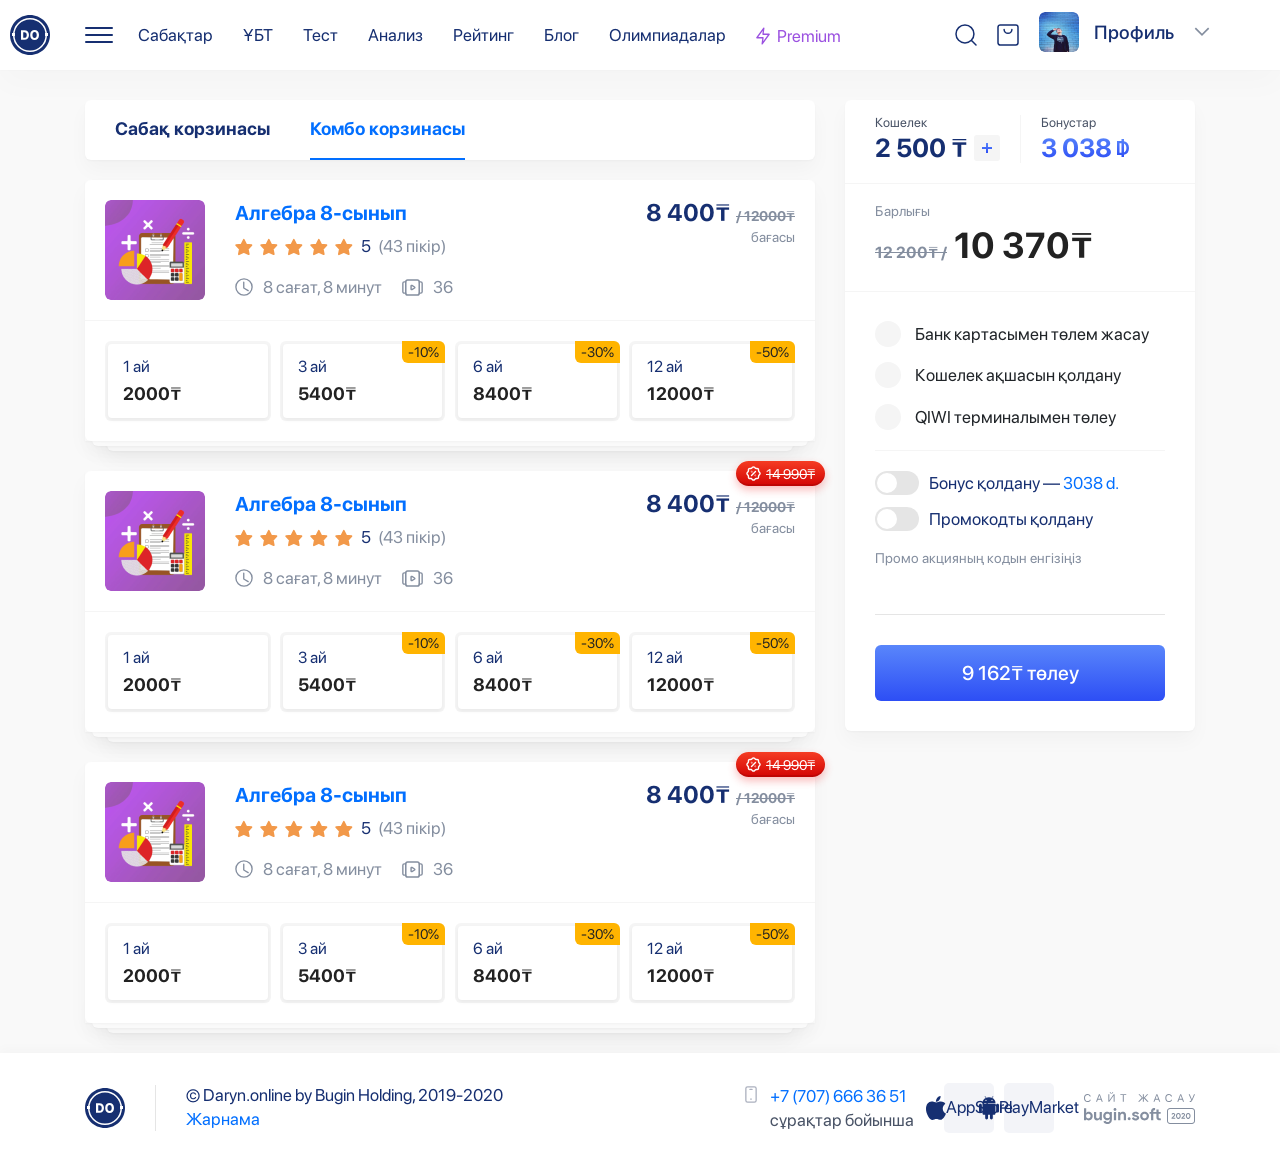
<file: basket-combo.html>
<!DOCTYPE html>
<html lang="en">
<head>
    <meta charset="UTF-8">
    <meta name="viewport" content="width=device-width"/>
    <title>Daryn.online</title>
    <link rel="stylesheet" href="css/libs.min.css">
    <link rel="stylesheet" href="css/easy-autocomplete.min.css">
    <link rel="stylesheet" href="css/easy-autocomplete.themes.css">
    <link rel="stylesheet" href="css/progresscircle.css">
    <link rel="stylesheet" href="css/main.css">
    <link rel="shortcut icon" href="/favicon.ico" type="image/x-icon">
</head>
<body class="grey-bg">
<header class="header-white">
    <div class="container">
        <div class="header">
            <button class="btn-plain call-menu">
                <span class="icon-bar"></span>
                <span class="icon-bar"></span>
                <span class="icon-bar"></span>
            </button>
            <a href="index.html" class="logo">
                <img src="img/logo/logo.svg" alt="">
                <span>Daryn.online</span>
            </a>
            <ul class="menu">
                <li><a href="lessons.html">Сабақтар</a></li>
                <li><a href="ubt.html">ҰБТ</a></li>
                <li><a href="tests.html">Тест</a></li>
                <li><a href="analyses.html">Анализ</a></li>
                <li><a href="rate.html">Рейтинг</a></li>
                <li><a href="blog.html">Блог</a></li>
                <li><a href="olympics.html">Олимпиадалар</a></li>
                <li><a href="#" class="premium-link"> <i class="icon i-volt"></i> <span>Premium</span></a></li>
            </ul>
            <div class="header-right">
                <form action="#">
                    <div class="searchCover-box">
                        <div class="searchCover">
                            <button class="btn-plain btn-search">
                                <img src="img/icon/search.svg" alt="">
                            </button>
                            <input type="text" placeholder="Табу керек нәрсені жазып, enter пернесін басыңыз"
                                   class="search-complete">
                            <div class="search-control">
                                <button class="btn-plain call-search">
                                    <img src="img/icon/call-search.svg" alt="">
                                </button>
                                <button class="btn-plain clear-search">
                                    <img src="img/icon/close-search.svg" alt="">
                                </button>
                            </div>
                        </div>
                    </div>
                </form>
                <button class="btn-plain basket">
                    <img src="img/icon/bag.svg" alt="">
                </button>
                <div class="dropdown">
                    <button class="dropdown-toggle" type="button"
                            id="dropdownProfile" data-toggle="dropdown">
                        <div class="prof-item">
                            <img src="img/main/avatar.png" alt="">
                            <span>Профиль</span>
                            <i class="icon i-down-grey"></i>
                        </div>
                    </button>
                    <div class="dropdown-menu" aria-labelledby="dropdownProfile">
                        <a class="dropdown-item" href="#">Шығу</a>
                        <a class="dropdown-item" href="#">Шығу</a>
                        <a class="dropdown-item" href="#">Шығу</a>
                    </div>
                </div>
            </div>
        </div>
    </div>
</header>
<div class="nav-box">
    <ul class="menu-nav">
        <li>
            <a href="#">
                <svg xmlns="http://www.w3.org/2000/svg" width="24" height="24" viewBox="0 0 24 24" fill="none">
                    <path d="M3 22C3 18.93 5.48875 16.4412 8.55875 16.4412H14.9413C18.0113 16.4412 20.5 18.93 20.5 22M15.5065 3.556C17.5812 5.63066 17.5812 8.99435 15.5065 11.069C13.4318 13.1437 10.0682 13.1437 7.99349 11.069C5.91883 8.99435 5.91883 5.63066 7.99349 3.556C10.0682 1.48133 13.4318 1.48133 15.5065 3.556Z"
                          stroke="#848E9F" stroke-width="1.5" stroke-linecap="round" stroke-linejoin="round"/>
                </svg>
                <span>Менің кабинетім</span>
            </a>
        </li>
        <li>
            <a href="#">
                <svg xmlns="http://www.w3.org/2000/svg" width="24" height="24" viewBox="0 0 24 24" fill="none">
                    <path d="M15.3333 15.3333H22M15.3333 18.6667H22M15.3333 22H19.1444M22 10.8889V7.48889C22 6.26222 21.0056 5.26667 19.7778 5.26667H12.5878C12.22 5.26667 11.8756 5.08444 11.6689 4.78L10.1078 2.48556C9.90111 2.18222 9.55778 2 9.19 2H4.22222C2.99444 2 2 2.99444 2 4.22222V17.5556C2 18.7833 2.99444 19.7778 4.22222 19.7778H10.8889"
                          stroke="#848E9F" stroke-width="1.5" stroke-linecap="round" stroke-linejoin="round"/>
                </svg>
                <span>Сабақтар</span>
            </a>
        </li>
        <li>
            <a href="#">
                <svg xmlns="http://www.w3.org/2000/svg" width="24" height="24" viewBox="0 0 24 24" fill="none">
                    <path d="M14.1111 15.65V18.1111H16.8822C17.5611 18.1111 18.1122 17.5611 18.1111 16.8811C18.1111 16.2011 17.56 15.65 16.88 15.65H14.1111ZM14.1111 15.65V13.1111H16.57C17.2711 13.1111 17.84 13.68 17.84 14.3811C17.84 15.0822 17.2711 15.6511 16.57 15.6511M10.8889 10.8889L8.38889 5.88889L5.88889 10.8889M6.33 10.0067H10.4478M18.8422 22H5.15778C3.41333 22 2 20.5867 2 18.8422V5.15778C2 3.41333 3.41333 2 5.15778 2H18.8422C20.5867 2 22 3.41333 22 5.15778V18.8422C22 20.5867 20.5867 22 18.8422 22Z"
                          stroke="#848E9F" stroke-width="1.5" stroke-linecap="round" stroke-linejoin="round"/>
                </svg>
                <span>ҰБТ</span>
            </a>
        </li>
        <li>
            <a href="#">
                <svg xmlns="http://www.w3.org/2000/svg" width="24" height="24" viewBox="0 0 24 24" fill="none">
                    <path d="M18.5556 15.3333V7.36444C18.5556 6.77556 18.3211 6.21 17.9044 5.79333L14.7622 2.65111C14.3456 2.23444 13.78 2 13.1911 2H5.22222C3.99444 2 3 2.99444 3 4.22222V19.7778C3 21.0056 3.99444 22 5.22222 22H11.8889M20.7778 18.6667L17.4444 22L15.2222 19.7778M6.33333 10.8889H13M6.33333 14.2222H13M6.33333 17.5556H11.1444M18.5556 7.55556H14.1111C13.4978 7.55556 13 7.05778 13 6.44444V2"
                          stroke="#848E9F" stroke-width="1.5" stroke-linecap="round" stroke-linejoin="round"/>
                </svg>
                <span>Тест</span>
            </a>
        </li>
        <li>
            <a href="#">
                <svg xmlns="http://www.w3.org/2000/svg" width="24" height="24" viewBox="0 0 24 24" fill="none">
                    <path d="M18.4735 13.0315V7.33614C18.4735 6.75036 18.2403 6.18779 17.8258 5.77332L14.7002 2.64768C14.2857 2.23321 13.7231 2 13.1373 2H5.2105C3.9892 2 3 2.9892 3 4.2105V19.684C3 20.9053 3.9892 21.8945 5.2105 21.8945H13.9066M18.4735 7.52624H14.0525C13.4424 7.52624 12.9472 7.03109 12.9472 6.42099V2M17.9828 16.6147L15.833 18.7644L14.5432 17.4746M11.0407 18.3732L11.7746 19.3336L11.9337 20.5284C12.0221 21.1915 12.5427 21.7132 13.2059 21.8016L14.404 21.9619L15.3633 22.6958C15.8938 23.1014 16.631 23.1014 17.1616 22.6958L18.122 21.9619L19.3168 21.8027C19.9799 21.7143 20.5016 21.1937 20.59 20.5306L20.7503 19.3325C20.7503 19.3336 21.1217 18.8473 21.4842 18.3732C21.8898 17.8426 21.8898 17.1054 21.4842 16.5749L20.7503 15.6145L20.5911 14.4197C20.5027 13.7565 19.9821 13.2349 19.319 13.1464L18.1209 12.9862L17.1616 12.2523C16.631 11.8467 15.8938 11.8467 15.3633 12.2523L14.4029 12.9862L13.2081 13.1453C12.5449 13.2337 12.0232 13.7543 11.9348 14.4175L11.7746 15.6156C11.7746 15.6145 11.4032 16.1008 11.0407 16.5749C10.6351 17.1054 10.6351 17.8415 11.0407 18.3732Z"
                          stroke="#848E9F" stroke-width="1.5" stroke-linecap="round" stroke-linejoin="round"/>
                </svg>
                <span>Олимпиада</span>
            </a>
        </li>
        <li>
            <a href="#">
                <svg xmlns="http://www.w3.org/2000/svg" width="24" height="24" viewBox="0 0 24 24" fill="none">
                    <path d="M20 7.83333H15.4286C14.7977 7.83333 14.2857 7.31067 14.2857 6.66667V2M4 13.6667V4.33333C4 3.04417 5.02286 2 6.28571 2H14.4823C15.088 2 15.6697 2.24617 16.0983 2.68367L19.3303 5.983C19.7589 6.4205 20 7.01433 20 7.63267V20.6667C20 21.9558 18.9771 23 17.7143 23H13.1429M5.84 21.1205C6.98857 22.293 8.848 22.293 9.99657 21.1205C11.144 19.9503 11.144 18.0498 9.99657 16.8773C8.848 15.7048 6.98857 15.7048 5.84 16.8773C4.69143 18.0498 4.69143 19.948 5.84 21.1205ZM5.84 21.1205L4 23M8.57143 11.3333H15.4286M13.1429 14.8333H15.4286"
                          stroke="#848E9F" stroke-width="1.2857" stroke-linecap="round" stroke-linejoin="round"/>
                </svg>
                <span>Байқау тесті</span>
            </a>
        </li>
        <li>
            <a href="#">
                <svg xmlns="http://www.w3.org/2000/svg" width="24" height="24" viewBox="0 0 24 24" fill="none">
                    <path d="M8.66667 15.3333L15.3333 8.66667M8.94333 8.66667C8.79 8.66667 8.66556 8.79111 8.66667 8.94444C8.66667 9.09778 8.79111 9.22222 8.94444 9.22222C9.09778 9.22222 9.22222 9.09778 9.22222 8.94444C9.22222 8.79111 9.09778 8.66667 8.94333 8.66667ZM15.0544 14.7778C14.9011 14.7778 14.7767 14.9022 14.7778 15.0556C14.7778 15.2089 14.9022 15.3333 15.0556 15.3333C15.2089 15.3333 15.3333 15.2089 15.3333 15.0556C15.3333 14.9022 15.2089 14.7778 15.0544 14.7778ZM12 22C6.47778 22 2 17.5233 2 12C2 6.47778 6.47778 2 12 2C17.5233 2 22 6.47778 22 12C22 17.5233 17.5233 22 12 22Z"
                          stroke="#848E9F" stroke-width="1.5" stroke-linecap="round" stroke-linejoin="round"/>
                </svg>
                <span>Daryn бонустары</span>
            </a>
        </li>
        <li>
            <a href="#">
                <svg xmlns="http://www.w3.org/2000/svg" width="24" height="24" viewBox="0 0 24 24" fill="none">
                    <path d="M15.2219 22H19.6664C20.8942 22 21.8886 21.0056 21.8886 19.7778V15.3333M17.1353 6.75333C17.2442 6.86222 17.2442 7.03778 17.1353 7.14667C17.0264 7.25556 16.8508 7.25556 16.7419 7.14667C16.6331 7.03778 16.6331 6.86222 16.7419 6.75333C16.8508 6.64556 17.0264 6.64556 17.1353 6.75333ZM14.6797 2H19.5519C20.8431 2 21.8886 3.04556 21.8886 4.33556V9.20778C21.8886 9.82778 21.6419 10.4211 21.2042 10.86L11.8597 20.2044C10.9475 21.1167 9.46861 21.1167 8.55639 20.2044L3.68417 15.3322C2.77194 14.42 2.77194 12.9411 3.68417 12.0289L13.0286 2.68444C13.4664 2.24667 14.0608 2 14.6797 2Z"
                          stroke="#848E9F" stroke-width="1.5" stroke-linecap="round" stroke-linejoin="round"/>
                </svg>
                <span>Бонустық бағдарлама</span>
            </a>
        </li>
        <li>
            <a href="#">
                <svg xmlns="http://www.w3.org/2000/svg" width="24" height="24" viewBox="0 0 24 24" fill="none">
                    <path d="M7.22227 13.6256V22L11.6667 19.7778L16.1112 22V13.6256M16.3807 3.95262C18.9842 6.55612 18.9842 10.7772 16.3807 13.3807C13.7772 15.9842 9.55611 15.9842 6.95262 13.3807C4.34913 10.7772 4.34913 6.55611 6.95262 3.95262C9.55612 1.34913 13.7772 1.34913 16.3807 3.95262Z"
                          stroke="#848E9F" stroke-width="1.5" stroke-linecap="round" stroke-linejoin="round"/>
                </svg>
                <span>Рейтинг</span>
            </a>
        </li>
        <li>
            <a href="#">
                <svg xmlns="http://www.w3.org/2000/svg" width="24" height="24" viewBox="0 0 24 24" fill="none">
                    <path d="M9 3.41989L11.029 2.25947C11.633 1.91351 12.368 1.91351 12.972 2.25947L15 3.41989M3 10.3855V8.06363C3 7.31507 3.394 6.62624 4.029 6.26277L6 5.1353M15 20.5801L12.971 21.7405C12.367 22.0865 11.632 22.0865 11.028 21.7405L9 20.5801M21 13.6145V15.9364C21 16.6839 20.606 17.3738 19.971 17.7362L18 18.8647M9.376 10.5029L12 12M12 12L14.624 10.5029M12 12V15.089M12 2.00206V4.79242M12 19.2076V21.9979M3.28 7.01647L5.62 8.34473M18.38 15.6553L20.72 16.9835M21 10.3855V8.06363C21 7.3161 20.606 6.62624 19.971 6.2638L18 5.1353M3 13.6145V15.9364C3 16.6839 3.394 17.3738 4.029 17.7362L6 18.8647M20.72 7.01647L18.38 8.34473M5.62 15.6553L3.28 16.9835"
                          stroke="#848E9F" stroke-width="1.5" stroke-linecap="round" stroke-linejoin="round"/>
                </svg>
                <span>Анализ</span>
            </a>
        </li>
        <li>
            <a href="#">
                <svg xmlns="http://www.w3.org/2000/svg" width="24" height="24" viewBox="0 0 24 24" fill="none">
                    <path d="M9.77778 18.7798H14.2222M17.5556 12.017H19.7778C21.0056 12.017 22 11.0082 22 9.76277V5.25426C22 4.00878 21.0056 3 19.7778 3H4.22222C2.99444 3 2 4.00878 2 5.25426V9.76277C2 11.0082 2.99444 12.017 4.22222 12.017H6.44444M17.5556 7.50851H6.44444V20.8729C6.44444 21.495 6.94222 22 7.55556 22H16.4444C17.0578 22 17.5556 21.495 17.5556 20.8729V7.50851ZM13.5713 11.5502C14.4392 12.4305 14.4392 13.8578 13.5713 14.7382C12.7035 15.6185 11.2965 15.6185 10.4286 14.7382C9.5608 13.8578 9.5608 12.4305 10.4286 11.5502C11.2965 10.6698 12.7035 10.6698 13.5713 11.5502Z"
                          stroke="#848E9F" stroke-width="1.5" stroke-linecap="round" stroke-linejoin="round"/>
                </svg>
                <span>Төлем жүйесі</span>
            </a>
        </li>
        <li>
            <a href="#">
                <svg xmlns="http://www.w3.org/2000/svg" width="24" height="24" viewBox="0 0 24 24" fill="none">
                    <path d="M2.04333 8.07714H19.7778C21.0056 8.07714 22 9.07158 22 10.2994V19.7778C22 21 21 22 19.7778 22H4.22222C2.99444 22 2 21.0056 2 19.7778V8.49491C2 7.57047 2.57222 6.74269 3.43778 6.41603L14.9411 2.07269C15.6678 1.79825 16.4444 2.33491 16.4444 3.11158V8.07603M16.4433 14.9771C16.2133 14.9782 16.0278 15.1649 16.0278 15.3949C16.0278 15.6249 16.2144 15.8116 16.4444 15.8105C16.6744 15.8105 16.8611 15.6238 16.8611 15.3938C16.8611 15.1638 16.6744 14.9771 16.4433 14.9771Z"
                          stroke="#848E9F" stroke-width="1.5" stroke-linecap="round" stroke-linejoin="round"/>
                </svg>
                <span>Кошелекті толтыру</span>
            </a>
        </li>
        <li>
            <a href="#">
                <svg xmlns="http://www.w3.org/2000/svg" width="24" height="24" viewBox="0 0 24 24" fill="none">
                    <path d="M8.16778 9.78222L12.0267 12.01M12.0267 12.01V7.55556M12.0267 12.01L8.17667 14.2333M12.0267 12.01V16.4444M12.0267 12.01L15.8467 9.80445M12.0267 12.01L15.8389 14.2111M18.6667 22H5.33333C3.49222 22 2 20.5078 2 18.6667V5.33333C2 3.49222 3.49222 2 5.33333 2H18.6667C20.5078 2 22 3.49222 22 5.33333V18.6667C22 20.5078 20.5078 22 18.6667 22Z"
                          stroke="#848E9F" stroke-width="1.5" stroke-linecap="round" stroke-linejoin="round"/>
                </svg>
                <span>Блог</span>
            </a>
        </li>
        <li>
            <a href="#">
                <svg xmlns="http://www.w3.org/2000/svg" width="24" height="24" viewBox="0 0 24 24" fill="none">
                    <path d="M18.6667 17.3425H19.7778C21.0056 17.3425 22 16.3616 22 15.1507V11.863C22 10.6521 21.0056 9.67123 19.7778 9.67123H18.6667C18.0533 9.67123 17.5556 10.1622 17.5556 10.7671V16.2466C17.5556 16.8515 18.0533 17.3425 18.6667 17.3425ZM18.6667 17.3425V18.4384C18.6667 19.6493 17.6722 20.6301 16.4444 20.6301H14.0833M19.2222 9.67123V9.12329C19.2222 5.18904 15.9889 2 12 2C8.01111 2 4.77778 5.18904 4.77778 9.12329V9.67123M14.0833 20.6301C14.0833 19.874 13.4611 19.2603 12.6944 19.2603H11.3056C10.5389 19.2603 9.91667 19.874 9.91667 20.6301C9.91667 21.3863 10.5389 22 11.3056 22H12.6944C13.4611 22 14.0833 21.3863 14.0833 20.6301ZM5.33333 17.3425H4.22222C2.99444 17.3425 2 16.3616 2 15.1507V11.863C2 10.6521 2.99444 9.67123 4.22222 9.67123H5.33333C5.94667 9.67123 6.44444 10.1622 6.44444 10.7671V16.2466C6.44444 16.8515 5.94667 17.3425 5.33333 17.3425Z"
                          stroke="#848E9F" stroke-width="1.5" stroke-linecap="round" stroke-linejoin="round"/>
                </svg>
                <span>Көмек</span>
            </a>
        </li>
        <li>
            <a href="#">
                <svg xmlns="http://www.w3.org/2000/svg" width="24" height="24" viewBox="0 0 24 24" fill="none">
                    <path d="M10.667 21L12 19.667M12 19.667L10.667 18.334M12 19.667C6.477 19.667 2 17.926 2 15.778C2 15.138 2.408 14.538 3.111 14.006M20.889 14.006C21.592 14.538 22 15.138 22 15.778C22 17.414 19.4 18.811 15.722 19.386M9.6 3V5.16C9.6 5.557 9.869 5.88 10.2 5.88H13.8C14.131 5.88 14.4 5.557 14.4 5.16V3M6 15V5.4C6 4.074 7.074 3 8.4 3H15.6C16.926 3 18 4.074 18 5.4V15"
                          stroke="#848E9F" stroke-width="1.5" stroke-linecap="round" stroke-linejoin="round"/>
                </svg>
                <span>Байланыс</span>
            </a>
        </li>
    </ul>
    <div class="nav-info">
        <a href="#">
            <svg xmlns="http://www.w3.org/2000/svg" width="24" height="24" viewBox="0 0 24 24" fill="none">
                <path d="M16 12C16 14.209 14.209 16 12 16C9.791 16 8 14.209 8 12C8 9.791 9.791 8 12 8C14.209 8 16 9.791 16 12ZM16 12V13.5C16 14.881 17.119 16 18.5 16C19.881 16 21 14.881 21 13.5V12C21 7.029 16.971 3 12 3C7.029 3 3 7.029 3 12C3 16.971 7.029 21 12 21C13.149 21 14.317 20.782 15.444 20.315C16.052 20.063 16.614 19.747 17.133 19.386"
                      stroke="#848E9F" stroke-width="1.5" stroke-linecap="round" stroke-linejoin="round"/>
            </svg>
            <span>info@daryn.online</span>
        </a>
        <a href="tel:+7 (707) 666 36 51">
            <svg xmlns="http://www.w3.org/2000/svg" width="24" height="24" viewBox="0 0 24 24" fill="none">
                <path d="M18.965 16.61L17.792 15.437C17.206 14.851 16.256 14.851 15.671 15.437L14.749 16.359C14.543 16.565 14.231 16.634 13.965 16.517C12.629 15.932 11.309 15.045 10.132 13.868C8.96002 12.696 8.07602 11.382 7.49002 10.051C7.36802 9.77597 7.43902 9.45297 7.65202 9.23997L8.47802 8.41397C9.14902 7.74297 9.14902 6.79397 8.56302 6.20797L7.39002 5.03497C6.60902 4.25397 5.34302 4.25397 4.56202 5.03497L3.91002 5.68597C3.16902 6.42697 2.86002 7.49597 3.06002 8.55597C3.55402 11.169 5.07202 14.03 7.52102 16.479C9.97002 18.928 12.831 20.446 15.444 20.94C16.504 21.14 17.573 20.831 18.314 20.09L18.965 19.439C19.746 18.658 19.746 17.392 18.965 16.61V16.61Z"
                      stroke="#848E9F" stroke-width="1.5" stroke-linecap="round" stroke-linejoin="round"/>
                <path d="M13 6.99109C14.031 6.97709 15.067 7.35909 15.854 8.14609" stroke="#848E9F" stroke-width="1.5"
                      stroke-linecap="round" stroke-linejoin="round"/>
                <path d="M18.682 5.31787C17.113 3.74887 15.056 2.96387 13 2.96387" stroke="#848E9F" stroke-width="1.5"
                      stroke-linecap="round" stroke-linejoin="round"/>
                <path d="M17.009 11C17.023 9.969 16.641 8.933 15.854 8.146" stroke="#848E9F" stroke-width="1.5"
                      stroke-linecap="round" stroke-linejoin="round"/>
                <path d="M18.682 5.31787C20.251 6.88687 21.036 8.94387 21.036 10.9999" stroke="#848E9F"
                      stroke-width="1.5" stroke-linecap="round" stroke-linejoin="round"/>
            </svg>
            <span>+7 (707) 666 36 51</span>
        </a>
    </div>
    <a href="https://bgpro.kz/" class="bg-logo" target="_blank">
        <img src="img/logo/copyright.svg" alt="">
    </a>
</div>
<section class="basket-box">
    <div class="container">
        <div class="row">
            <div class="col-lg-8">
                <ul class="basket-head">
                    <li><a href="basket.html">Сабақ корзинасы</a></li>
                    <li><a href="basket-combo.html" class="active">Комбо корзинасы</a></li>
                </ul>
                <div class="basket-body">
                    <div class="collapse-block collapse-block-combo">
                        <div class="lesson-item-box">
                            <div class="lesson-item">
                                <div class="lesson-item-img">
                                    <img src="img/main/lesson-1.png" alt="">
                                </div>
                                <div class="lesson-item-caption">
                                    <h4>Алгебра 8-сынып</h4>
                                    <div class="lesson-info">
                                        <ul class="lesson-rate">
                                            <li>
                                                <img src="img/icon/star-orange.svg" alt="">
                                            </li>
                                            <li>
                                                <img src="img/icon/star-orange.svg" alt="">
                                            </li>
                                            <li>
                                                <img src="img/icon/star-orange.svg" alt="">
                                            </li>
                                            <li>
                                                <img src="img/icon/star-orange.svg" alt="">
                                            </li>
                                            <li>
                                                <img src="img/icon/star-orange.svg" alt="">
                                            </li>
                                        </ul>
                                        <p>5 <span>(43 пікір)</span></p>
                                    </div>
                                    <ul class="info-list">
                                        <li>
                                            <i class="icon i-clock-grey"></i>
                                            <span>8 сағат, 8 минут</span>
                                        </li>
                                        <li>
                                            <i class="icon i-video-grey"></i>
                                            <span>36</span>
                                        </li>
                                    </ul>
                                </div>
                                <div class="lesson-item-price">
                                    <div class="priceCover">
                                        <h4>8 400₸ <span>/ 12000₸</span></h4>
                                        <p>бағасы</p>
                                    </div>
                                    <button class="btn-plain delete-lesson">
                                        <svg width="24" height="24" viewBox="0 0 24 24" fill="none"
                                             xmlns="http://www.w3.org/2000/svg">
                                            <path d="M6 18L18 6M6 6L18 18" stroke="#EF2626" stroke-opacity="0.8"
                                                  stroke-width="1.5" stroke-linecap="round" stroke-linejoin="round"/>
                                        </svg>
                                        <span>Алып тастау</span>
                                    </button>
                                </div>
                            </div>
                            <div class="lesson-item-base">
                                <div class="lessonDate">
                                    <div class="lessonDate-inner">
                                        <p>1 ай</p>
                                        <h4>2000₸</h4>
                                    </div>
                                    <input type="radio" name="date">
                                </div>
                                <div class="lessonDate">
                                    <div class="lessonDate-inner">
                                        <p>3 ай</p>
                                        <h4>5400₸</h4>
                                    </div>
                                    <span class="lessonDate-discount">
                                -10%
                            </span>
                                    <input type="radio" name="date">
                                </div>
                                <div class="lessonDate">
                                    <div class="lessonDate-inner">
                                        <p>6 ай</p>
                                        <h4>8400₸</h4>
                                    </div>
                                    <span class="lessonDate-discount">
                                -30%
                            </span>
                                    <input type="radio" name="date">
                                </div>
                                <div class="lessonDate">
                                    <div class="lessonDate-inner">
                                        <p>12 ай</p>
                                        <h4>12000₸</h4>
                                    </div>
                                    <span class="lessonDate-discount">
                                -50%
                            </span>
                                    <input type="radio" name="date">
                                </div>
                            </div>
                        </div>
                        <div class="collapse-block-1"></div>
                        <div class="collapse-block-2"></div>
                    </div>
                    <div class="collapse-block collapse-block-combo">
                        <div class="lesson-item-box">
                            <div class="lesson-item">
                                <div class="lesson-item-img">
                                    <img src="img/main/lesson-1.png" alt="">
                                </div>
                                <div class="lesson-item-caption">
                                    <h4>Алгебра 8-сынып</h4>
                                    <div class="lesson-info">
                                        <ul class="lesson-rate">
                                            <li>
                                                <img src="img/icon/star-orange.svg" alt="">
                                            </li>
                                            <li>
                                                <img src="img/icon/star-orange.svg" alt="">
                                            </li>
                                            <li>
                                                <img src="img/icon/star-orange.svg" alt="">
                                            </li>
                                            <li>
                                                <img src="img/icon/star-orange.svg" alt="">
                                            </li>
                                            <li>
                                                <img src="img/icon/star-orange.svg" alt="">
                                            </li>
                                        </ul>
                                        <p>5 <span>(43 пікір)</span></p>
                                    </div>
                                    <ul class="info-list">
                                        <li>
                                            <i class="icon i-clock-grey"></i>
                                            <span>8 сағат, 8 минут</span>
                                        </li>
                                        <li>
                                            <i class="icon i-video-grey"></i>
                                            <span>36</span>
                                        </li>
                                    </ul>
                                </div>
                                <div class="lesson-item-price">
                                    <div class="priceCover">
                                        <h4>8 400₸ <span>/ 12000₸</span></h4>
                                        <p>бағасы</p>
                                    </div>
                                    <button class="btn-plain delete-lesson">
                                        <svg width="24" height="24" viewBox="0 0 24 24" fill="none"
                                             xmlns="http://www.w3.org/2000/svg">
                                            <path d="M6 18L18 6M6 6L18 18" stroke="#EF2626" stroke-opacity="0.8"
                                                  stroke-width="1.5" stroke-linecap="round" stroke-linejoin="round"/>
                                        </svg>
                                        <span>Алып тастау</span>
                                    </button>
                                </div>
                                <div class="discount-red">
                                    <i class="icon i-discount-white"></i>
                                    <span>14 990₸</span>
                                </div>
                            </div>
                            <div class="lesson-item-base">
                                <div class="lessonDate">
                                    <div class="lessonDate-inner">
                                        <p>1 ай</p>
                                        <h4>2000₸</h4>
                                    </div>
                                    <input type="radio" name="date">
                                </div>
                                <div class="lessonDate">
                                    <div class="lessonDate-inner">
                                        <p>3 ай</p>
                                        <h4>5400₸</h4>
                                    </div>
                                    <span class="lessonDate-discount">
                                -10%
                            </span>
                                    <input type="radio" name="date">
                                </div>
                                <div class="lessonDate">
                                    <div class="lessonDate-inner">
                                        <p>6 ай</p>
                                        <h4>8400₸</h4>
                                    </div>
                                    <span class="lessonDate-discount">
                                -30%
                            </span>
                                    <input type="radio" name="date">
                                </div>
                                <div class="lessonDate">
                                    <div class="lessonDate-inner">
                                        <p>12 ай</p>
                                        <h4>12000₸</h4>
                                    </div>
                                    <span class="lessonDate-discount">
                                -50%
                            </span>
                                    <input type="radio" name="date">
                                </div>
                            </div>
                        </div>
                        <div class="collapse-block-1"></div>
                        <div class="collapse-block-2"></div>
                    </div>
                    <div class="collapse-block collapse-block-combo">
                        <div class="lesson-item-box">
                            <div class="lesson-item">
                                <div class="lesson-item-img">
                                    <img src="img/main/lesson-1.png" alt="">
                                </div>
                                <div class="lesson-item-caption">
                                    <h4>Алгебра 8-сынып</h4>
                                    <div class="lesson-info">
                                        <ul class="lesson-rate">
                                            <li>
                                                <img src="img/icon/star-orange.svg" alt="">
                                            </li>
                                            <li>
                                                <img src="img/icon/star-orange.svg" alt="">
                                            </li>
                                            <li>
                                                <img src="img/icon/star-orange.svg" alt="">
                                            </li>
                                            <li>
                                                <img src="img/icon/star-orange.svg" alt="">
                                            </li>
                                            <li>
                                                <img src="img/icon/star-orange.svg" alt="">
                                            </li>
                                        </ul>
                                        <p>5 <span>(43 пікір)</span></p>
                                    </div>
                                    <ul class="info-list">
                                        <li>
                                            <i class="icon i-clock-grey"></i>
                                            <span>8 сағат, 8 минут</span>
                                        </li>
                                        <li>
                                            <i class="icon i-video-grey"></i>
                                            <span>36</span>
                                        </li>
                                    </ul>
                                </div>
                                <div class="lesson-item-price">
                                    <div class="priceCover">
                                        <h4>8 400₸ <span>/ 12000₸</span></h4>
                                        <p>бағасы</p>
                                    </div>
                                    <button class="btn-plain delete-lesson">
                                        <svg width="24" height="24" viewBox="0 0 24 24" fill="none"
                                             xmlns="http://www.w3.org/2000/svg">
                                            <path d="M6 18L18 6M6 6L18 18" stroke="#EF2626" stroke-opacity="0.8"
                                                  stroke-width="1.5" stroke-linecap="round" stroke-linejoin="round"/>
                                        </svg>
                                        <span>Алып тастау</span>
                                    </button>
                                </div>
                                <div class="discount-red">
                                    <i class="icon i-discount-white"></i>
                                    <span>14 990₸</span>
                                </div>
                            </div>
                            <div class="lesson-item-base">
                                <div class="lessonDate">
                                    <div class="lessonDate-inner">
                                        <p>1 ай</p>
                                        <h4>2000₸</h4>
                                    </div>
                                    <input type="radio" name="date">
                                </div>
                                <div class="lessonDate">
                                    <div class="lessonDate-inner">
                                        <p>3 ай</p>
                                        <h4>5400₸</h4>
                                    </div>
                                    <span class="lessonDate-discount">
                                -10%
                            </span>
                                    <input type="radio" name="date">
                                </div>
                                <div class="lessonDate">
                                    <div class="lessonDate-inner">
                                        <p>6 ай</p>
                                        <h4>8400₸</h4>
                                    </div>
                                    <span class="lessonDate-discount">
                                -30%
                            </span>
                                    <input type="radio" name="date">
                                </div>
                                <div class="lessonDate">
                                    <div class="lessonDate-inner">
                                        <p>12 ай</p>
                                        <h4>12000₸</h4>
                                    </div>
                                    <span class="lessonDate-discount">
                                -50%
                            </span>
                                    <input type="radio" name="date">
                                </div>
                            </div>
                        </div>
                        <div class="collapse-block-1"></div>
                        <div class="collapse-block-2"></div>
                    </div>
                </div>
            </div>
            <div class="col-lg-4">
                <div class="basket-side">
                    <div class="profile-control">
                        <div class="profile-control-item">
                            <span>Кошелек</span>
                            <h4 class="main-blue-colored">
                                2 500 ₸
                                <a href="profile-wallet.html" class="wallet-link">
                                    <svg width="10" height="10" viewBox="0 0 10 10" fill="none" xmlns="http://www.w3.org/2000/svg">
                                        <path d="M5 0V10M0 5H10" stroke="url(#paint0_linear)" stroke-width="2"/>
                                        <defs>
                                            <linearGradient id="paint0_linear" x1="0" y1="0" x2="0" y2="10" gradientUnits="userSpaceOnUse">
                                                <stop stop-color="#5986FB"/>
                                                <stop offset="1" stop-color="#2D4EF5"/>
                                            </linearGradient>
                                        </defs>
                                    </svg>
                                </a>
                            </h4>
                        </div>
                        <div class="profile-control-item">
                            <span>Бонустар</span>
                            <h4 class="blue-gradient">3 038 <i class="icon i-currency-xs"></i></h4>
                        </div>
                    </div>
                    <div class="basket-side-price">
                        <p>Барлығы</p>
                        <h3><span>12 200₸ /</span> 10 370₸</h3>
                    </div>
                    <div class="basket-side-payment">
                        <label class="radio-container">
                            Банк картасымен төлем жасау
                            <input type="radio" name="answer">
                            <span class="checkmark"></span>
                        </label>
                        <label class="radio-container">
                            Кошелек ақшасын қолдану
                            <input type="radio" name="answer">
                            <span class="checkmark"></span>
                        </label>
                        <label class="radio-container">
                            QIWI терминалымен төлеу
                            <input type="radio" name="answer">
                            <span class="checkmark"></span>
                        </label>
                    </div>
                    <div class="basket-side-base">
                         <div class="base-discount">
                             <!--class dlya oshibok  ->  'switch-error'-->
                             <div class="switch-cover switch-blue" id="switch-cover">
                                 <label class="switch">
                                     <input type="checkbox">
                                     <span class="slider round"></span>
                                 </label>
                                 <div class="switch-caption">
                                     <p>
                                         Бонус қолдану — <em>3038 d.</em>
                                     </p>
                                     <h5>Кем дегенде 50 бонус болу керек</h5>
                                 </div>

                             </div>
                             <div class="switch-cover switch-blue">
                                 <label class="switch">
                                     <input type="checkbox">
                                     <span class="slider round"></span>
                                 </label>
                                 <div class="switch-caption">
                                     <p>
                                         Промокодты қолдану
                                     </p>
                                 </div>

                             </div>
                             <div class="promo-side">
                                 <p>Промо акцияның кодын енгізіңіз</p>
                                 <!--'promo-success' class dlya succes-->
                                 <!--'promo-error' class dlya oshibok-->
                                 <div class="promo-side-input">
                                     <input type="text" class="input-bordered">
                                     <i class="icon check-green"></i>
                                     <button class="btn-plain btn-clear">
                                         <svg width="14" height="14" viewBox="0 0 14 14" fill="none" xmlns="http://www.w3.org/2000/svg">
                                             <path d="M1 13L13 1M1 1L13 13" stroke="#EF2626" stroke-width="1.5"></path>
                                         </svg>
                                     </button>
                                     <span>Промо-код қосылған, -15% жеңілдік</span>
                                 </div>
                             </div>
                             <button class="btn-plain btn-blue-gradient">
                                 9 162₸ төлеу
                             </button>
                         </div>
                    </div>
                </div>
            </div>
        </div>
    </div>
</section>
<div class="overlay"></div>
<footer>
    <div class="container">
        <div class="footer">
            <a href="index.html" class="footer-logo">
                <img src="img/logo/logo.svg" alt="">
            </a>
            <div class="copyright">
                <p>© Daryn.online by Bugin Holding, 2019-2020</p>
                <a href="#" target="_blank">Жарнама</a>
            </div>
            <div class="phone">
                <img src="img/icon/mobile.svg" alt="">
                <div class="phone-caption">
                    <a href="tel:+7 (707) 666 36 51">+7 (707) 666 36 51</a>
                    <p>cұрақтар бойынша</p>
                </div>
            </div>
            <div class="apps">
                <a href="#" class="apps-link">
                    <img src="img/icon/ios.svg" alt="">
                    <span>AppStore</span>
                </a>
                <a href="#" class="apps-link">
                    <img src="img/icon/android.svg" alt="">
                    <span>PlayMarket</span>
                </a>
            </div>
            <a href="https://bgpro.kz/" class="bg-logo" target="_blank">
                <img src="img/logo/copyright.svg" alt="">
            </a>
        </div>
        <div class="footer-md">
            <div class="apps">
                <a href="#" class="apps-link">
                    <img src="img/icon/ios.svg" alt="">
                    <span>AppStore</span>
                </a>
                <a href="#" class="apps-link">
                    <img src="img/icon/android.svg" alt="">
                    <span>PlayMarket</span>
                </a>
            </div>
            <a href="https://bgpro.kz/" class="bg-logo" target="_blank">
                <img src="img/logo/copyright.svg" alt="">
            </a>
        </div>
    </div>
</footer>
<script src="js/libs.min.js"></script>
<script src='js/jquery.easy-autocomplete.min.js'></script>
<script src='js/progresscircle.js'></script>
<script type="text/javascript">
    $('.lessonDate').click(function () {
        $('.lessonDate').removeClass('lessonDate-active')
        $(this).addClass('lessonDate-active');
    })
    $('.promo-side-input .btn-clear').click(function () {
        $(this).closest('.promo-side-input').find(".input-bordered").val('');
    })
</script>
<script src="js/common.js"></script>
</body>
</html>
</file>
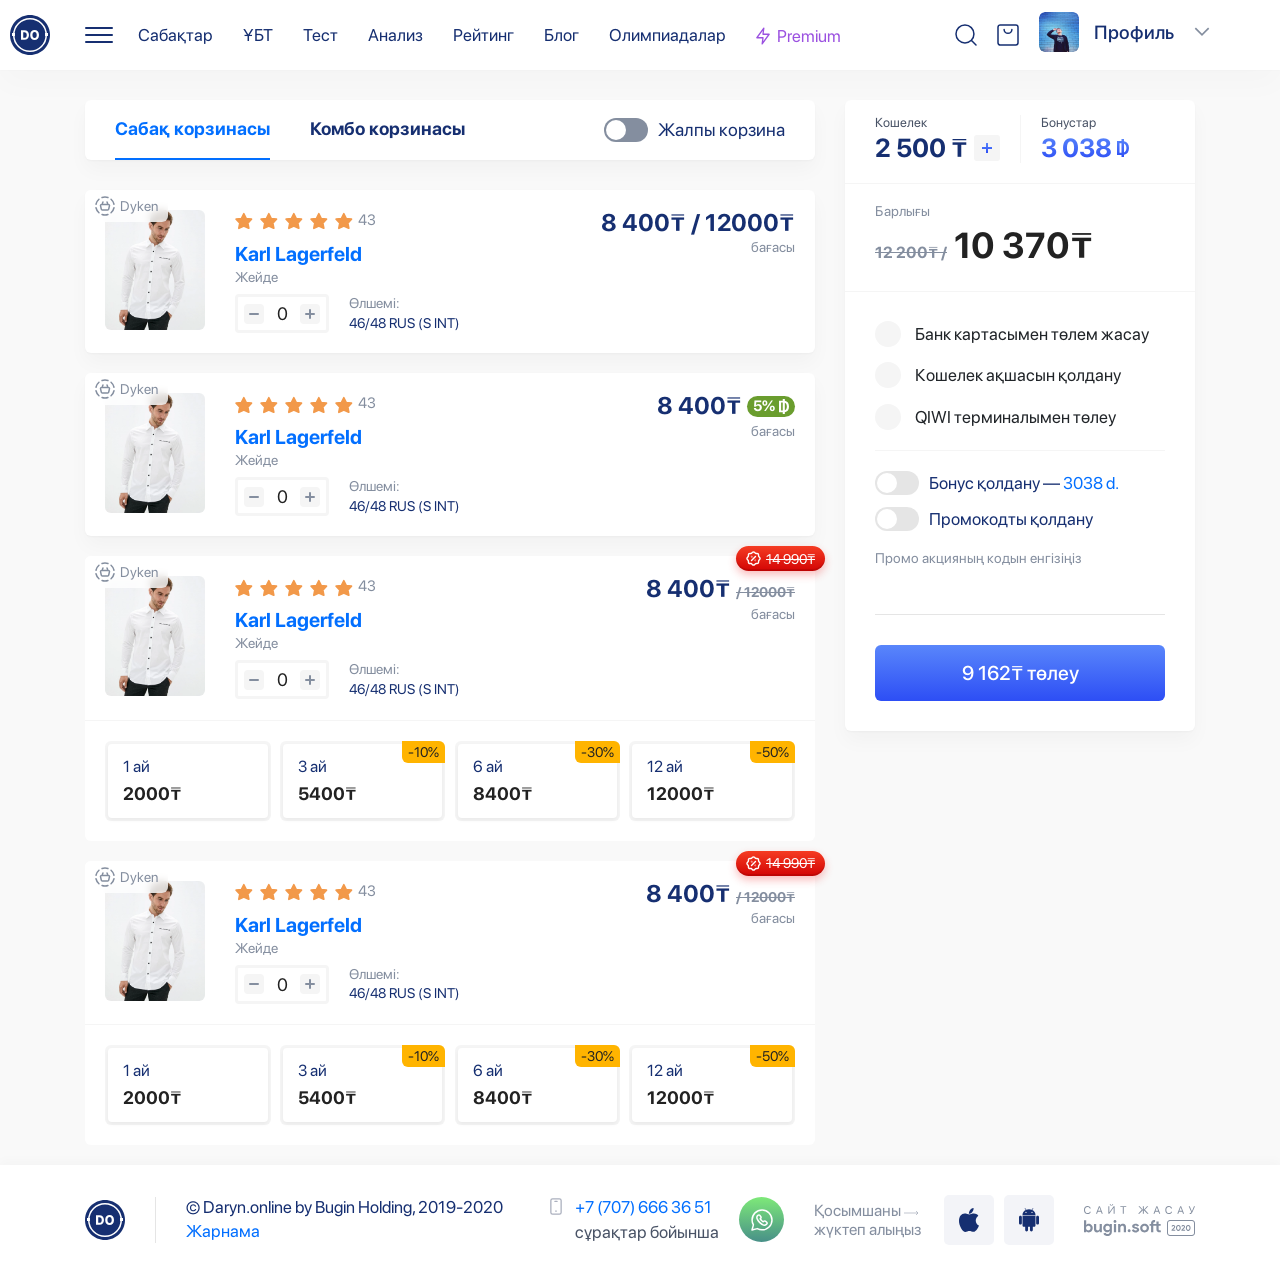
<file: basket-duken.html>
<!DOCTYPE html>
<html lang="en">
<head>
    <meta charset="UTF-8">
    <meta name="viewport" content="width=device-width"/>
    <title>Daryn.online</title>
    <link rel="stylesheet" href="css/libs.min.css">
    <link rel="stylesheet" href="css/easy-autocomplete.min.css">
    <link rel="stylesheet" href="css/easy-autocomplete.themes.css">
    <link rel="stylesheet" href="css/progresscircle.css">
    <link rel="stylesheet" href="css/main.css">
    <link rel="shortcut icon" href="/favicon.ico" type="image/x-icon">
</head>
<body class="grey-bg">
<header class="header-white">
    <div class="container">
        <div class="header">
            <button class="btn-plain call-menu">
                <span class="icon-bar"></span>
                <span class="icon-bar"></span>
                <span class="icon-bar"></span>
            </button>
            <a href="index.html" class="logo">
                <img src="img/logo/logo.svg" alt="">
                <span>Daryn.online</span>
            </a>
            <ul class="menu">
                <li><a href="lessons.html">Сабақтар</a></li>
                <li><a href="ubt.html">ҰБТ</a></li>
                <li><a href="tests.html">Тест</a></li>
                <li><a href="analyses.html">Анализ</a></li>
                <li><a href="rate.html">Рейтинг</a></li>
                <li><a href="blog.html">Блог</a></li>
                <li><a href="olympics.html">Олимпиадалар</a></li>
                <li><a href="#" class="premium-link"> <i class="icon i-volt"></i> <span>Premium</span></a></li>
            </ul>
            <div class="header-right">
                <form action="#">
                    <div class="searchCover-box">
                        <div class="searchCover">
                            <button class="btn-plain btn-search">
                                <img src="img/icon/search.svg" alt="">
                            </button>
                            <input type="text" placeholder="Табу керек нәрсені жазып, enter пернесін басыңыз"
                                   class="search-complete">
                            <div class="search-control">
                                <button class="btn-plain call-search">
                                    <img src="img/icon/call-search.svg" alt="">
                                </button>
                                <button class="btn-plain clear-search">
                                    <img src="img/icon/close-search.svg" alt="">
                                </button>
                            </div>
                        </div>
                    </div>
                </form>
                <button class="btn-plain basket">
                    <img src="img/icon/bag.svg" alt="">
                </button>
                <div class="dropdown">
                    <button class="dropdown-toggle" type="button"
                            id="dropdownProfile" data-toggle="dropdown">
                        <div class="prof-item">
                            <img src="img/main/avatar.png" alt="">
                            <span>Профиль</span>
                            <i class="icon i-down-grey"></i>
                        </div>
                    </button>
                    <div class="dropdown-menu" aria-labelledby="dropdownProfile">
                        <a class="dropdown-item" href="#">Шығу</a>
                        <a class="dropdown-item" href="#">Шығу</a>
                        <a class="dropdown-item" href="#">Шығу</a>
                    </div>
                </div>
            </div>
        </div>
    </div>
</header>
<div class="nav-box">
    <ul class="menu-nav">
        <li>
            <a href="#">
                <svg xmlns="http://www.w3.org/2000/svg" width="24" height="24" viewBox="0 0 24 24" fill="none">
                    <path d="M3 22C3 18.93 5.48875 16.4412 8.55875 16.4412H14.9413C18.0113 16.4412 20.5 18.93 20.5 22M15.5065 3.556C17.5812 5.63066 17.5812 8.99435 15.5065 11.069C13.4318 13.1437 10.0682 13.1437 7.99349 11.069C5.91883 8.99435 5.91883 5.63066 7.99349 3.556C10.0682 1.48133 13.4318 1.48133 15.5065 3.556Z"
                          stroke="#848E9F" stroke-width="1.5" stroke-linecap="round" stroke-linejoin="round"/>
                </svg>
                <span>Менің кабинетім</span>
            </a>
        </li>
        <li>
            <a href="#">
                <svg xmlns="http://www.w3.org/2000/svg" width="24" height="24" viewBox="0 0 24 24" fill="none">
                    <path d="M15.3333 15.3333H22M15.3333 18.6667H22M15.3333 22H19.1444M22 10.8889V7.48889C22 6.26222 21.0056 5.26667 19.7778 5.26667H12.5878C12.22 5.26667 11.8756 5.08444 11.6689 4.78L10.1078 2.48556C9.90111 2.18222 9.55778 2 9.19 2H4.22222C2.99444 2 2 2.99444 2 4.22222V17.5556C2 18.7833 2.99444 19.7778 4.22222 19.7778H10.8889"
                          stroke="#848E9F" stroke-width="1.5" stroke-linecap="round" stroke-linejoin="round"/>
                </svg>
                <span>Сабақтар</span>
            </a>
        </li>
        <li>
            <a href="#">
                <svg xmlns="http://www.w3.org/2000/svg" width="24" height="24" viewBox="0 0 24 24" fill="none">
                    <path d="M14.1111 15.65V18.1111H16.8822C17.5611 18.1111 18.1122 17.5611 18.1111 16.8811C18.1111 16.2011 17.56 15.65 16.88 15.65H14.1111ZM14.1111 15.65V13.1111H16.57C17.2711 13.1111 17.84 13.68 17.84 14.3811C17.84 15.0822 17.2711 15.6511 16.57 15.6511M10.8889 10.8889L8.38889 5.88889L5.88889 10.8889M6.33 10.0067H10.4478M18.8422 22H5.15778C3.41333 22 2 20.5867 2 18.8422V5.15778C2 3.41333 3.41333 2 5.15778 2H18.8422C20.5867 2 22 3.41333 22 5.15778V18.8422C22 20.5867 20.5867 22 18.8422 22Z"
                          stroke="#848E9F" stroke-width="1.5" stroke-linecap="round" stroke-linejoin="round"/>
                </svg>
                <span>ҰБТ</span>
            </a>
        </li>
        <li>
            <a href="#">
                <svg xmlns="http://www.w3.org/2000/svg" width="24" height="24" viewBox="0 0 24 24" fill="none">
                    <path d="M18.5556 15.3333V7.36444C18.5556 6.77556 18.3211 6.21 17.9044 5.79333L14.7622 2.65111C14.3456 2.23444 13.78 2 13.1911 2H5.22222C3.99444 2 3 2.99444 3 4.22222V19.7778C3 21.0056 3.99444 22 5.22222 22H11.8889M20.7778 18.6667L17.4444 22L15.2222 19.7778M6.33333 10.8889H13M6.33333 14.2222H13M6.33333 17.5556H11.1444M18.5556 7.55556H14.1111C13.4978 7.55556 13 7.05778 13 6.44444V2"
                          stroke="#848E9F" stroke-width="1.5" stroke-linecap="round" stroke-linejoin="round"/>
                </svg>
                <span>Тест</span>
            </a>
        </li>
        <li>
            <a href="#">
                <svg xmlns="http://www.w3.org/2000/svg" width="24" height="24" viewBox="0 0 24 24" fill="none">
                    <path d="M18.4735 13.0315V7.33614C18.4735 6.75036 18.2403 6.18779 17.8258 5.77332L14.7002 2.64768C14.2857 2.23321 13.7231 2 13.1373 2H5.2105C3.9892 2 3 2.9892 3 4.2105V19.684C3 20.9053 3.9892 21.8945 5.2105 21.8945H13.9066M18.4735 7.52624H14.0525C13.4424 7.52624 12.9472 7.03109 12.9472 6.42099V2M17.9828 16.6147L15.833 18.7644L14.5432 17.4746M11.0407 18.3732L11.7746 19.3336L11.9337 20.5284C12.0221 21.1915 12.5427 21.7132 13.2059 21.8016L14.404 21.9619L15.3633 22.6958C15.8938 23.1014 16.631 23.1014 17.1616 22.6958L18.122 21.9619L19.3168 21.8027C19.9799 21.7143 20.5016 21.1937 20.59 20.5306L20.7503 19.3325C20.7503 19.3336 21.1217 18.8473 21.4842 18.3732C21.8898 17.8426 21.8898 17.1054 21.4842 16.5749L20.7503 15.6145L20.5911 14.4197C20.5027 13.7565 19.9821 13.2349 19.319 13.1464L18.1209 12.9862L17.1616 12.2523C16.631 11.8467 15.8938 11.8467 15.3633 12.2523L14.4029 12.9862L13.2081 13.1453C12.5449 13.2337 12.0232 13.7543 11.9348 14.4175L11.7746 15.6156C11.7746 15.6145 11.4032 16.1008 11.0407 16.5749C10.6351 17.1054 10.6351 17.8415 11.0407 18.3732Z"
                          stroke="#848E9F" stroke-width="1.5" stroke-linecap="round" stroke-linejoin="round"/>
                </svg>
                <span>Олимпиада</span>
            </a>
        </li>
        <li>
            <a href="#">
                <svg xmlns="http://www.w3.org/2000/svg" width="24" height="24" viewBox="0 0 24 24" fill="none">
                    <path d="M20 7.83333H15.4286C14.7977 7.83333 14.2857 7.31067 14.2857 6.66667V2M4 13.6667V4.33333C4 3.04417 5.02286 2 6.28571 2H14.4823C15.088 2 15.6697 2.24617 16.0983 2.68367L19.3303 5.983C19.7589 6.4205 20 7.01433 20 7.63267V20.6667C20 21.9558 18.9771 23 17.7143 23H13.1429M5.84 21.1205C6.98857 22.293 8.848 22.293 9.99657 21.1205C11.144 19.9503 11.144 18.0498 9.99657 16.8773C8.848 15.7048 6.98857 15.7048 5.84 16.8773C4.69143 18.0498 4.69143 19.948 5.84 21.1205ZM5.84 21.1205L4 23M8.57143 11.3333H15.4286M13.1429 14.8333H15.4286"
                          stroke="#848E9F" stroke-width="1.2857" stroke-linecap="round" stroke-linejoin="round"/>
                </svg>
                <span>Байқау тесті</span>
            </a>
        </li>
        <li>
            <a href="#">
                <svg xmlns="http://www.w3.org/2000/svg" width="24" height="24" viewBox="0 0 24 24" fill="none">
                    <path d="M8.66667 15.3333L15.3333 8.66667M8.94333 8.66667C8.79 8.66667 8.66556 8.79111 8.66667 8.94444C8.66667 9.09778 8.79111 9.22222 8.94444 9.22222C9.09778 9.22222 9.22222 9.09778 9.22222 8.94444C9.22222 8.79111 9.09778 8.66667 8.94333 8.66667ZM15.0544 14.7778C14.9011 14.7778 14.7767 14.9022 14.7778 15.0556C14.7778 15.2089 14.9022 15.3333 15.0556 15.3333C15.2089 15.3333 15.3333 15.2089 15.3333 15.0556C15.3333 14.9022 15.2089 14.7778 15.0544 14.7778ZM12 22C6.47778 22 2 17.5233 2 12C2 6.47778 6.47778 2 12 2C17.5233 2 22 6.47778 22 12C22 17.5233 17.5233 22 12 22Z"
                          stroke="#848E9F" stroke-width="1.5" stroke-linecap="round" stroke-linejoin="round"/>
                </svg>
                <span>Daryn бонустары</span>
            </a>
        </li>
        <li>
            <a href="#">
                <svg xmlns="http://www.w3.org/2000/svg" width="24" height="24" viewBox="0 0 24 24" fill="none">
                    <path d="M15.2219 22H19.6664C20.8942 22 21.8886 21.0056 21.8886 19.7778V15.3333M17.1353 6.75333C17.2442 6.86222 17.2442 7.03778 17.1353 7.14667C17.0264 7.25556 16.8508 7.25556 16.7419 7.14667C16.6331 7.03778 16.6331 6.86222 16.7419 6.75333C16.8508 6.64556 17.0264 6.64556 17.1353 6.75333ZM14.6797 2H19.5519C20.8431 2 21.8886 3.04556 21.8886 4.33556V9.20778C21.8886 9.82778 21.6419 10.4211 21.2042 10.86L11.8597 20.2044C10.9475 21.1167 9.46861 21.1167 8.55639 20.2044L3.68417 15.3322C2.77194 14.42 2.77194 12.9411 3.68417 12.0289L13.0286 2.68444C13.4664 2.24667 14.0608 2 14.6797 2Z"
                          stroke="#848E9F" stroke-width="1.5" stroke-linecap="round" stroke-linejoin="round"/>
                </svg>
                <span>Бонустық бағдарлама</span>
            </a>
        </li>
        <li>
            <a href="#">
                <svg xmlns="http://www.w3.org/2000/svg" width="24" height="24" viewBox="0 0 24 24" fill="none">
                    <path d="M7.22227 13.6256V22L11.6667 19.7778L16.1112 22V13.6256M16.3807 3.95262C18.9842 6.55612 18.9842 10.7772 16.3807 13.3807C13.7772 15.9842 9.55611 15.9842 6.95262 13.3807C4.34913 10.7772 4.34913 6.55611 6.95262 3.95262C9.55612 1.34913 13.7772 1.34913 16.3807 3.95262Z"
                          stroke="#848E9F" stroke-width="1.5" stroke-linecap="round" stroke-linejoin="round"/>
                </svg>
                <span>Рейтинг</span>
            </a>
        </li>
        <li>
            <a href="#">
                <svg xmlns="http://www.w3.org/2000/svg" width="24" height="24" viewBox="0 0 24 24" fill="none">
                    <path d="M9 3.41989L11.029 2.25947C11.633 1.91351 12.368 1.91351 12.972 2.25947L15 3.41989M3 10.3855V8.06363C3 7.31507 3.394 6.62624 4.029 6.26277L6 5.1353M15 20.5801L12.971 21.7405C12.367 22.0865 11.632 22.0865 11.028 21.7405L9 20.5801M21 13.6145V15.9364C21 16.6839 20.606 17.3738 19.971 17.7362L18 18.8647M9.376 10.5029L12 12M12 12L14.624 10.5029M12 12V15.089M12 2.00206V4.79242M12 19.2076V21.9979M3.28 7.01647L5.62 8.34473M18.38 15.6553L20.72 16.9835M21 10.3855V8.06363C21 7.3161 20.606 6.62624 19.971 6.2638L18 5.1353M3 13.6145V15.9364C3 16.6839 3.394 17.3738 4.029 17.7362L6 18.8647M20.72 7.01647L18.38 8.34473M5.62 15.6553L3.28 16.9835"
                          stroke="#848E9F" stroke-width="1.5" stroke-linecap="round" stroke-linejoin="round"/>
                </svg>
                <span>Анализ</span>
            </a>
        </li>
        <li>
            <a href="#">
                <svg xmlns="http://www.w3.org/2000/svg" width="24" height="24" viewBox="0 0 24 24" fill="none">
                    <path d="M9.77778 18.7798H14.2222M17.5556 12.017H19.7778C21.0056 12.017 22 11.0082 22 9.76277V5.25426C22 4.00878 21.0056 3 19.7778 3H4.22222C2.99444 3 2 4.00878 2 5.25426V9.76277C2 11.0082 2.99444 12.017 4.22222 12.017H6.44444M17.5556 7.50851H6.44444V20.8729C6.44444 21.495 6.94222 22 7.55556 22H16.4444C17.0578 22 17.5556 21.495 17.5556 20.8729V7.50851ZM13.5713 11.5502C14.4392 12.4305 14.4392 13.8578 13.5713 14.7382C12.7035 15.6185 11.2965 15.6185 10.4286 14.7382C9.5608 13.8578 9.5608 12.4305 10.4286 11.5502C11.2965 10.6698 12.7035 10.6698 13.5713 11.5502Z"
                          stroke="#848E9F" stroke-width="1.5" stroke-linecap="round" stroke-linejoin="round"/>
                </svg>
                <span>Төлем жүйесі</span>
            </a>
        </li>
        <li>
            <a href="#">
                <svg xmlns="http://www.w3.org/2000/svg" width="24" height="24" viewBox="0 0 24 24" fill="none">
                    <path d="M2.04333 8.07714H19.7778C21.0056 8.07714 22 9.07158 22 10.2994V19.7778C22 21 21 22 19.7778 22H4.22222C2.99444 22 2 21.0056 2 19.7778V8.49491C2 7.57047 2.57222 6.74269 3.43778 6.41603L14.9411 2.07269C15.6678 1.79825 16.4444 2.33491 16.4444 3.11158V8.07603M16.4433 14.9771C16.2133 14.9782 16.0278 15.1649 16.0278 15.3949C16.0278 15.6249 16.2144 15.8116 16.4444 15.8105C16.6744 15.8105 16.8611 15.6238 16.8611 15.3938C16.8611 15.1638 16.6744 14.9771 16.4433 14.9771Z"
                          stroke="#848E9F" stroke-width="1.5" stroke-linecap="round" stroke-linejoin="round"/>
                </svg>
                <span>Кошелекті толтыру</span>
            </a>
        </li>
        <li>
            <a href="#">
                <svg xmlns="http://www.w3.org/2000/svg" width="24" height="24" viewBox="0 0 24 24" fill="none">
                    <path d="M8.16778 9.78222L12.0267 12.01M12.0267 12.01V7.55556M12.0267 12.01L8.17667 14.2333M12.0267 12.01V16.4444M12.0267 12.01L15.8467 9.80445M12.0267 12.01L15.8389 14.2111M18.6667 22H5.33333C3.49222 22 2 20.5078 2 18.6667V5.33333C2 3.49222 3.49222 2 5.33333 2H18.6667C20.5078 2 22 3.49222 22 5.33333V18.6667C22 20.5078 20.5078 22 18.6667 22Z"
                          stroke="#848E9F" stroke-width="1.5" stroke-linecap="round" stroke-linejoin="round"/>
                </svg>
                <span>Блог</span>
            </a>
        </li>
        <li>
            <a href="#">
                <svg xmlns="http://www.w3.org/2000/svg" width="24" height="24" viewBox="0 0 24 24" fill="none">
                    <path d="M18.6667 17.3425H19.7778C21.0056 17.3425 22 16.3616 22 15.1507V11.863C22 10.6521 21.0056 9.67123 19.7778 9.67123H18.6667C18.0533 9.67123 17.5556 10.1622 17.5556 10.7671V16.2466C17.5556 16.8515 18.0533 17.3425 18.6667 17.3425ZM18.6667 17.3425V18.4384C18.6667 19.6493 17.6722 20.6301 16.4444 20.6301H14.0833M19.2222 9.67123V9.12329C19.2222 5.18904 15.9889 2 12 2C8.01111 2 4.77778 5.18904 4.77778 9.12329V9.67123M14.0833 20.6301C14.0833 19.874 13.4611 19.2603 12.6944 19.2603H11.3056C10.5389 19.2603 9.91667 19.874 9.91667 20.6301C9.91667 21.3863 10.5389 22 11.3056 22H12.6944C13.4611 22 14.0833 21.3863 14.0833 20.6301ZM5.33333 17.3425H4.22222C2.99444 17.3425 2 16.3616 2 15.1507V11.863C2 10.6521 2.99444 9.67123 4.22222 9.67123H5.33333C5.94667 9.67123 6.44444 10.1622 6.44444 10.7671V16.2466C6.44444 16.8515 5.94667 17.3425 5.33333 17.3425Z"
                          stroke="#848E9F" stroke-width="1.5" stroke-linecap="round" stroke-linejoin="round"/>
                </svg>
                <span>Көмек</span>
            </a>
        </li>
        <li>
            <a href="#">
                <svg xmlns="http://www.w3.org/2000/svg" width="24" height="24" viewBox="0 0 24 24" fill="none">
                    <path d="M10.667 21L12 19.667M12 19.667L10.667 18.334M12 19.667C6.477 19.667 2 17.926 2 15.778C2 15.138 2.408 14.538 3.111 14.006M20.889 14.006C21.592 14.538 22 15.138 22 15.778C22 17.414 19.4 18.811 15.722 19.386M9.6 3V5.16C9.6 5.557 9.869 5.88 10.2 5.88H13.8C14.131 5.88 14.4 5.557 14.4 5.16V3M6 15V5.4C6 4.074 7.074 3 8.4 3H15.6C16.926 3 18 4.074 18 5.4V15"
                          stroke="#848E9F" stroke-width="1.5" stroke-linecap="round" stroke-linejoin="round"/>
                </svg>
                <span>Байланыс</span>
            </a>
        </li>
    </ul>
    <div class="nav-info">
        <a href="#">
            <svg xmlns="http://www.w3.org/2000/svg" width="24" height="24" viewBox="0 0 24 24" fill="none">
                <path d="M16 12C16 14.209 14.209 16 12 16C9.791 16 8 14.209 8 12C8 9.791 9.791 8 12 8C14.209 8 16 9.791 16 12ZM16 12V13.5C16 14.881 17.119 16 18.5 16C19.881 16 21 14.881 21 13.5V12C21 7.029 16.971 3 12 3C7.029 3 3 7.029 3 12C3 16.971 7.029 21 12 21C13.149 21 14.317 20.782 15.444 20.315C16.052 20.063 16.614 19.747 17.133 19.386"
                      stroke="#848E9F" stroke-width="1.5" stroke-linecap="round" stroke-linejoin="round"/>
            </svg>
            <span>info@daryn.online</span>
        </a>
        <a href="tel:+7 (707) 666 36 51">
            <svg xmlns="http://www.w3.org/2000/svg" width="24" height="24" viewBox="0 0 24 24" fill="none">
                <path d="M18.965 16.61L17.792 15.437C17.206 14.851 16.256 14.851 15.671 15.437L14.749 16.359C14.543 16.565 14.231 16.634 13.965 16.517C12.629 15.932 11.309 15.045 10.132 13.868C8.96002 12.696 8.07602 11.382 7.49002 10.051C7.36802 9.77597 7.43902 9.45297 7.65202 9.23997L8.47802 8.41397C9.14902 7.74297 9.14902 6.79397 8.56302 6.20797L7.39002 5.03497C6.60902 4.25397 5.34302 4.25397 4.56202 5.03497L3.91002 5.68597C3.16902 6.42697 2.86002 7.49597 3.06002 8.55597C3.55402 11.169 5.07202 14.03 7.52102 16.479C9.97002 18.928 12.831 20.446 15.444 20.94C16.504 21.14 17.573 20.831 18.314 20.09L18.965 19.439C19.746 18.658 19.746 17.392 18.965 16.61V16.61Z"
                      stroke="#848E9F" stroke-width="1.5" stroke-linecap="round" stroke-linejoin="round"/>
                <path d="M13 6.99109C14.031 6.97709 15.067 7.35909 15.854 8.14609" stroke="#848E9F" stroke-width="1.5"
                      stroke-linecap="round" stroke-linejoin="round"/>
                <path d="M18.682 5.31787C17.113 3.74887 15.056 2.96387 13 2.96387" stroke="#848E9F" stroke-width="1.5"
                      stroke-linecap="round" stroke-linejoin="round"/>
                <path d="M17.009 11C17.023 9.969 16.641 8.933 15.854 8.146" stroke="#848E9F" stroke-width="1.5"
                      stroke-linecap="round" stroke-linejoin="round"/>
                <path d="M18.682 5.31787C20.251 6.88687 21.036 8.94387 21.036 10.9999" stroke="#848E9F"
                      stroke-width="1.5" stroke-linecap="round" stroke-linejoin="round"/>
            </svg>
            <span>+7 (707) 666 36 51</span>
        </a>
    </div>
    <a href="https://bgpro.kz/" class="bg-logo" target="_blank">
        <img src="img/logo/copyright.svg" alt="">
    </a>
</div>
<section class="basket-box">
    <div class="container">
        <div class="row">
            <div class="col-lg-8">
                <div class="basket-head-switch">
                    <ul class="basket-head">
                        <li><a href="#" class="active">Сабақ корзинасы</a></li>
                        <li><a href="basket-combo.html">Комбо корзинасы</a></li>
                    </ul>
                    <div class="switch-cover">
                        <label class="switch">
                            <input type="checkbox">
                            <span class="slider round"></span>
                        </label>
                        <p>Жалпы корзина</p>
                    </div>
                </div>

                <div class="basket-body">
                    <div class="lesson-item productBasket">
                        <div class="lesson-item-img">
                            <img src="img/market/products/prod1.png" alt="">
                        </div>
                        <div class="lesson-item-caption">
                            <div class="lesson-info">
                                <ul class="lesson-rate">
                                    <li>
                                        <img src="img/icon/star-orange.svg" alt="">
                                    </li>
                                    <li>
                                        <img src="img/icon/star-orange.svg" alt="">
                                    </li>
                                    <li>
                                        <img src="img/icon/star-orange.svg" alt="">
                                    </li>
                                    <li>
                                        <img src="img/icon/star-orange.svg" alt="">
                                    </li>
                                    <li>
                                        <img src="img/icon/star-orange.svg" alt="">
                                    </li>
                                </ul>
                                <span>43</span>
                            </div>
                            <h4>Karl Lagerfeld</h4>
                            <h5>Жейде</h5>
                            <div class="count-cover">
                                <div class="count-control">
                                    <button class="btn-plain btn-decrease">
                                        <svg width="10" height="2" viewBox="0 0 10 2" fill="none"
                                             xmlns="http://www.w3.org/2000/svg">
                                            <path d="M1 1H9" stroke="#848E9F" stroke-width="2" stroke-linecap="round"
                                                  stroke-linejoin="round"/>
                                        </svg>
                                    </button>
                                    <input type="text" value="0" class="count-input">
                                    <button class="btn-plain btn-increase">
                                        <svg width="10" height="10" viewBox="0 0 10 10" fill="none"
                                             xmlns="http://www.w3.org/2000/svg">
                                            <path d="M1 5H9M5 1V9" stroke="#848E9F" stroke-width="2"
                                                  stroke-linecap="round" stroke-linejoin="round"/>
                                        </svg>
                                    </button>
                                </div>
                                <div>
                                    <span>Өлшемі:</span>
                                    <p>46/48 RUS (S INT)</p>
                                </div>
                            </div>

                        </div>
                        <div class="lesson-item-price">
                            <div class="priceCover">
                                <h4>8 400₸ <span>/ 12000₸</span></h4>
                                <p>бағасы</p>
                            </div>
                            <button class="btn-plain delete-lesson">
                                <svg width="24" height="24" viewBox="0 0 24 24" fill="none"
                                     xmlns="http://www.w3.org/2000/svg">
                                    <path d="M6 18L18 6M6 6L18 18" stroke="#EF2626" stroke-opacity="0.8"
                                          stroke-width="1.5" stroke-linecap="round" stroke-linejoin="round"/>
                                </svg>
                                <span>Алып тастау</span>
                            </button>
                        </div>
                        <div class="duken-mark">
                            <svg width="20" height="20" viewBox="0 0 20 20" fill="none"
                                 xmlns="http://www.w3.org/2000/svg">
                                <path d="M16.0411 3.237C17.5328 4.52 18.6003 6.265 19 8.25M3.95888 16.763C2.4672 15.48 1.39968 13.735 1 11.75M12.9528 18.515C12.0249 18.825 11.0339 19 10 19C8.96613 19 7.97508 18.825 7.04724 18.515M12.9528 1.485C12.0249 1.175 11.0339 1 10 1C8.96613 1 7.97508 1.175 7.04724 1.485M16.0411 16.763C17.5328 15.48 18.6003 13.735 19 11.75M1 8.25C1.39866 6.265 2.46618 4.521 3.95888 3.237M7.9608 6L7.00238 8.5M12.0392 6L12.9976 8.5M6.50379 8.5H13.4962C14.1467 8.5 14.63 9.089 14.4924 9.712L13.7195 13.212C13.6175 13.672 13.2026 14 12.7233 14H7.27665C6.79642 14 6.38144 13.672 6.2805 13.212L5.50765 9.712C5.37 9.089 5.85431 8.5 6.50379 8.5Z"
                                      stroke="#848E9F" stroke-width="1.5" stroke-linecap="round"
                                      stroke-linejoin="round"/>
                            </svg>
                            <span>Dyken</span>
                        </div>
                    </div>
                    <div class="lesson-item productBasket">
                        <div class="lesson-item-img">
                            <img src="img/market/products/prod1.png" alt="">
                        </div>
                        <div class="lesson-item-caption">
                            <div class="lesson-info">
                                <ul class="lesson-rate">
                                    <li>
                                        <img src="img/icon/star-orange.svg" alt="">
                                    </li>
                                    <li>
                                        <img src="img/icon/star-orange.svg" alt="">
                                    </li>
                                    <li>
                                        <img src="img/icon/star-orange.svg" alt="">
                                    </li>
                                    <li>
                                        <img src="img/icon/star-orange.svg" alt="">
                                    </li>
                                    <li>
                                        <img src="img/icon/star-orange.svg" alt="">
                                    </li>
                                </ul>
                                <span>43</span>
                            </div>
                            <h4>Karl Lagerfeld</h4>
                            <h5>Жейде</h5>
                            <div class="count-cover">
                                <div class="count-control">
                                    <button class="btn-plain btn-decrease">
                                        <svg width="10" height="2" viewBox="0 0 10 2" fill="none"
                                             xmlns="http://www.w3.org/2000/svg">
                                            <path d="M1 1H9" stroke="#848E9F" stroke-width="2" stroke-linecap="round"
                                                  stroke-linejoin="round"/>
                                        </svg>
                                    </button>
                                    <input type="text" value="0" class="count-input">
                                    <button class="btn-plain btn-increase">
                                        <svg width="10" height="10" viewBox="0 0 10 10" fill="none"
                                             xmlns="http://www.w3.org/2000/svg">
                                            <path d="M1 5H9M5 1V9" stroke="#848E9F" stroke-width="2"
                                                  stroke-linecap="round" stroke-linejoin="round"/>
                                        </svg>
                                    </button>
                                </div>
                                <div>
                                    <span>Өлшемі:</span>
                                    <p>46/48 RUS (S INT)</p>
                                </div>
                            </div>

                        </div>
                        <div class="lesson-item-price">
                            <div class="priceCover">
                                <div class="priceCover-head">
                                    <h4>8 400₸</h4>
                                    <span class="product-discount">
                                    5%
                                    <svg width="10" height="15" viewBox="0 0 10 15" fill="none"
                                         xmlns="http://www.w3.org/2000/svg">
<path fill-rule="evenodd" clip-rule="evenodd"
      d="M5.83333 13.2084V15H3.75V13.3333H0V1.66667H3.75V0H5.83333V1.79151C8.48818 2.29503 10 4.30159 10 7.44745C10 10.6658 8.50345 12.7009 5.83333 13.2084ZM5.83333 11.2193C7.13252 10.6641 7.84426 9.37992 7.84426 7.47979C7.84426 5.62774 7.12036 4.34863 5.83333 3.7886V11.2193ZM3.75 3.46962H2.11475V11.5304H3.75V3.46962Z"
      fill="white"/>
</svg>
                                </span>
                                </div>
                                <p>бағасы</p>
                            </div>
                            <button class="btn-plain delete-lesson">
                                <svg width="24" height="24" viewBox="0 0 24 24" fill="none"
                                     xmlns="http://www.w3.org/2000/svg">
                                    <path d="M6 18L18 6M6 6L18 18" stroke="#EF2626" stroke-opacity="0.8"
                                          stroke-width="1.5" stroke-linecap="round" stroke-linejoin="round"/>
                                </svg>
                                <span>Алып тастау</span>
                            </button>
                        </div>
                        <div class="duken-mark">
                            <svg width="20" height="20" viewBox="0 0 20 20" fill="none"
                                 xmlns="http://www.w3.org/2000/svg">
                                <path d="M16.0411 3.237C17.5328 4.52 18.6003 6.265 19 8.25M3.95888 16.763C2.4672 15.48 1.39968 13.735 1 11.75M12.9528 18.515C12.0249 18.825 11.0339 19 10 19C8.96613 19 7.97508 18.825 7.04724 18.515M12.9528 1.485C12.0249 1.175 11.0339 1 10 1C8.96613 1 7.97508 1.175 7.04724 1.485M16.0411 16.763C17.5328 15.48 18.6003 13.735 19 11.75M1 8.25C1.39866 6.265 2.46618 4.521 3.95888 3.237M7.9608 6L7.00238 8.5M12.0392 6L12.9976 8.5M6.50379 8.5H13.4962C14.1467 8.5 14.63 9.089 14.4924 9.712L13.7195 13.212C13.6175 13.672 13.2026 14 12.7233 14H7.27665C6.79642 14 6.38144 13.672 6.2805 13.212L5.50765 9.712C5.37 9.089 5.85431 8.5 6.50379 8.5Z"
                                      stroke="#848E9F" stroke-width="1.5" stroke-linecap="round"
                                      stroke-linejoin="round"/>
                            </svg>
                            <span>Dyken</span>
                        </div>
                    </div>
                    <div class="lesson-item-box">
                        <div class="lesson-item productBasket">
                            <div class="lesson-item-img">
                                <img src="img/market/products/prod1.png" alt="">
                            </div>
                            <div class="lesson-item-caption">
                                <div class="lesson-info">
                                    <ul class="lesson-rate">
                                        <li>
                                            <img src="img/icon/star-orange.svg" alt="">
                                        </li>
                                        <li>
                                            <img src="img/icon/star-orange.svg" alt="">
                                        </li>
                                        <li>
                                            <img src="img/icon/star-orange.svg" alt="">
                                        </li>
                                        <li>
                                            <img src="img/icon/star-orange.svg" alt="">
                                        </li>
                                        <li>
                                            <img src="img/icon/star-orange.svg" alt="">
                                        </li>
                                    </ul>
                                    <span>43</span>
                                </div>
                                <h4>Karl Lagerfeld</h4>
                                <h5>Жейде</h5>
                                <div class="count-cover">
                                    <div class="count-control">
                                        <button class="btn-plain btn-decrease">
                                            <svg width="10" height="2" viewBox="0 0 10 2" fill="none"
                                                 xmlns="http://www.w3.org/2000/svg">
                                                <path d="M1 1H9" stroke="#848E9F" stroke-width="2" stroke-linecap="round"
                                                      stroke-linejoin="round"/>
                                            </svg>
                                        </button>
                                        <input type="text" value="0" class="count-input">
                                        <button class="btn-plain btn-increase">
                                            <svg width="10" height="10" viewBox="0 0 10 10" fill="none"
                                                 xmlns="http://www.w3.org/2000/svg">
                                                <path d="M1 5H9M5 1V9" stroke="#848E9F" stroke-width="2"
                                                      stroke-linecap="round" stroke-linejoin="round"/>
                                            </svg>
                                        </button>
                                    </div>
                                    <div>
                                        <span>Өлшемі:</span>
                                        <p>46/48 RUS (S INT)</p>
                                    </div>
                                </div>

                            </div>
                            <div class="lesson-item-price">
                                <div class="priceCover">
                                    <h4>8 400₸ <span>/ 12000₸</span></h4>
                                    <p>бағасы</p>
                                </div>
                                <button class="btn-plain delete-lesson">
                                    <svg width="24" height="24" viewBox="0 0 24 24" fill="none"
                                         xmlns="http://www.w3.org/2000/svg">
                                        <path d="M6 18L18 6M6 6L18 18" stroke="#EF2626" stroke-opacity="0.8"
                                              stroke-width="1.5" stroke-linecap="round" stroke-linejoin="round"/>
                                    </svg>
                                    <span>Алып тастау</span>
                                </button>
                            </div>
                            <div class="duken-mark">
                                <svg width="20" height="20" viewBox="0 0 20 20" fill="none"
                                     xmlns="http://www.w3.org/2000/svg">
                                    <path d="M16.0411 3.237C17.5328 4.52 18.6003 6.265 19 8.25M3.95888 16.763C2.4672 15.48 1.39968 13.735 1 11.75M12.9528 18.515C12.0249 18.825 11.0339 19 10 19C8.96613 19 7.97508 18.825 7.04724 18.515M12.9528 1.485C12.0249 1.175 11.0339 1 10 1C8.96613 1 7.97508 1.175 7.04724 1.485M16.0411 16.763C17.5328 15.48 18.6003 13.735 19 11.75M1 8.25C1.39866 6.265 2.46618 4.521 3.95888 3.237M7.9608 6L7.00238 8.5M12.0392 6L12.9976 8.5M6.50379 8.5H13.4962C14.1467 8.5 14.63 9.089 14.4924 9.712L13.7195 13.212C13.6175 13.672 13.2026 14 12.7233 14H7.27665C6.79642 14 6.38144 13.672 6.2805 13.212L5.50765 9.712C5.37 9.089 5.85431 8.5 6.50379 8.5Z"
                                          stroke="#848E9F" stroke-width="1.5" stroke-linecap="round"
                                          stroke-linejoin="round"/>
                                </svg>
                                <span>Dyken</span>
                            </div>
                            <div class="discount-red">
                                <i class="icon i-discount-white"></i>
                                <span>14 990₸</span>
                            </div>
                        </div>
                        <div class="lesson-item-base">
                            <div class="lessonDate">
                                <div class="lessonDate-inner">
                                    <p>1 ай</p>
                                    <h4>2000₸</h4>
                                </div>
                                <input type="radio" name="date">
                            </div>
                            <div class="lessonDate">
                                <div class="lessonDate-inner">
                                    <p>3 ай</p>
                                    <h4>5400₸</h4>
                                </div>
                                <span class="lessonDate-discount">
                                -10%
                            </span>
                                <input type="radio" name="date">
                            </div>
                            <div class="lessonDate">
                                <div class="lessonDate-inner">
                                    <p>6 ай</p>
                                    <h4>8400₸</h4>
                                </div>
                                <span class="lessonDate-discount">
                                -30%
                            </span>
                                <input type="radio" name="date">
                            </div>
                            <div class="lessonDate">
                                <div class="lessonDate-inner">
                                    <p>12 ай</p>
                                    <h4>12000₸</h4>
                                </div>
                                <span class="lessonDate-discount">
                                -50%
                            </span>
                                <input type="radio" name="date">
                            </div>
                        </div>
                    </div>
                    <div class="lesson-item-box">
                        <div class="lesson-item productBasket">
                            <div class="lesson-item-img">
                                <img src="img/market/products/prod1.png" alt="">
                            </div>
                            <div class="lesson-item-caption">
                                <div class="lesson-info">
                                    <ul class="lesson-rate">
                                        <li>
                                            <img src="img/icon/star-orange.svg" alt="">
                                        </li>
                                        <li>
                                            <img src="img/icon/star-orange.svg" alt="">
                                        </li>
                                        <li>
                                            <img src="img/icon/star-orange.svg" alt="">
                                        </li>
                                        <li>
                                            <img src="img/icon/star-orange.svg" alt="">
                                        </li>
                                        <li>
                                            <img src="img/icon/star-orange.svg" alt="">
                                        </li>
                                    </ul>
                                    <span>43</span>
                                </div>
                                <h4>Karl Lagerfeld</h4>
                                <h5>Жейде</h5>
                                <div class="count-cover">
                                    <div class="count-control">
                                        <button class="btn-plain btn-decrease">
                                            <svg width="10" height="2" viewBox="0 0 10 2" fill="none"
                                                 xmlns="http://www.w3.org/2000/svg">
                                                <path d="M1 1H9" stroke="#848E9F" stroke-width="2" stroke-linecap="round"
                                                      stroke-linejoin="round"/>
                                            </svg>
                                        </button>
                                        <input type="text" value="0" class="count-input">
                                        <button class="btn-plain btn-increase">
                                            <svg width="10" height="10" viewBox="0 0 10 10" fill="none"
                                                 xmlns="http://www.w3.org/2000/svg">
                                                <path d="M1 5H9M5 1V9" stroke="#848E9F" stroke-width="2"
                                                      stroke-linecap="round" stroke-linejoin="round"/>
                                            </svg>
                                        </button>
                                    </div>
                                    <div>
                                        <span>Өлшемі:</span>
                                        <p>46/48 RUS (S INT)</p>
                                    </div>
                                </div>

                            </div>
                            <div class="lesson-item-price">
                                <div class="priceCover">
                                    <h4>8 400₸ <span>/ 12000₸</span></h4>
                                    <p>бағасы</p>
                                </div>
                                <button class="btn-plain delete-lesson">
                                    <svg width="24" height="24" viewBox="0 0 24 24" fill="none"
                                         xmlns="http://www.w3.org/2000/svg">
                                        <path d="M6 18L18 6M6 6L18 18" stroke="#EF2626" stroke-opacity="0.8"
                                              stroke-width="1.5" stroke-linecap="round" stroke-linejoin="round"/>
                                    </svg>
                                    <span>Алып тастау</span>
                                </button>
                            </div>
                            <div class="duken-mark">
                                <svg width="20" height="20" viewBox="0 0 20 20" fill="none"
                                     xmlns="http://www.w3.org/2000/svg">
                                    <path d="M16.0411 3.237C17.5328 4.52 18.6003 6.265 19 8.25M3.95888 16.763C2.4672 15.48 1.39968 13.735 1 11.75M12.9528 18.515C12.0249 18.825 11.0339 19 10 19C8.96613 19 7.97508 18.825 7.04724 18.515M12.9528 1.485C12.0249 1.175 11.0339 1 10 1C8.96613 1 7.97508 1.175 7.04724 1.485M16.0411 16.763C17.5328 15.48 18.6003 13.735 19 11.75M1 8.25C1.39866 6.265 2.46618 4.521 3.95888 3.237M7.9608 6L7.00238 8.5M12.0392 6L12.9976 8.5M6.50379 8.5H13.4962C14.1467 8.5 14.63 9.089 14.4924 9.712L13.7195 13.212C13.6175 13.672 13.2026 14 12.7233 14H7.27665C6.79642 14 6.38144 13.672 6.2805 13.212L5.50765 9.712C5.37 9.089 5.85431 8.5 6.50379 8.5Z"
                                          stroke="#848E9F" stroke-width="1.5" stroke-linecap="round"
                                          stroke-linejoin="round"/>
                                </svg>
                                <span>Dyken</span>
                            </div>
                            <div class="discount-red">
                                <i class="icon i-discount-white"></i>
                                <span>14 990₸</span>
                            </div>
                        </div>
                        <div class="lesson-item-base">
                            <div class="lessonDate">
                                <div class="lessonDate-inner">
                                    <p>1 ай</p>
                                    <h4>2000₸</h4>
                                </div>
                                <input type="radio" name="date">
                            </div>
                            <div class="lessonDate">
                                <div class="lessonDate-inner">
                                    <p>3 ай</p>
                                    <h4>5400₸</h4>
                                </div>
                                <span class="lessonDate-discount">
                                -10%
                            </span>
                                <input type="radio" name="date">
                            </div>
                            <div class="lessonDate">
                                <div class="lessonDate-inner">
                                    <p>6 ай</p>
                                    <h4>8400₸</h4>
                                </div>
                                <span class="lessonDate-discount">
                                -30%
                            </span>
                                <input type="radio" name="date">
                            </div>
                            <div class="lessonDate">
                                <div class="lessonDate-inner">
                                    <p>12 ай</p>
                                    <h4>12000₸</h4>
                                </div>
                                <span class="lessonDate-discount">
                                -50%
                            </span>
                                <input type="radio" name="date">
                            </div>
                        </div>
                    </div>
                </div>
            </div>
            <div class="col-lg-4">
                <div class="basket-side">
                    <div class="profile-control">
                        <div class="profile-control-item">
                            <span>Кошелек</span>
                            <h4 class="main-blue-colored">
                                2 500 ₸
                                <a href="profile-wallet.html" class="wallet-link">
                                    <svg width="10" height="10" viewBox="0 0 10 10" fill="none"
                                         xmlns="http://www.w3.org/2000/svg">
                                        <path d="M5 0V10M0 5H10" stroke="url(#paint0_linear)" stroke-width="2"/>
                                        <defs>
                                            <linearGradient id="paint0_linear" x1="0" y1="0" x2="0" y2="10"
                                                            gradientUnits="userSpaceOnUse">
                                                <stop stop-color="#5986FB"/>
                                                <stop offset="1" stop-color="#2D4EF5"/>
                                            </linearGradient>
                                        </defs>
                                    </svg>
                                </a>
                            </h4>
                        </div>
                        <div class="profile-control-item">
                            <span>Бонустар</span>
                            <h4 class="blue-gradient">3 038 <i class="icon i-currency-xs"></i></h4>
                        </div>
                    </div>
                    <div class="basket-side-price">
                        <p>Барлығы</p>
                        <h3><span>12 200₸ /</span> 10 370₸</h3>
                    </div>
                    <div class="basket-side-payment">
                        <label class="radio-container">
                            Банк картасымен төлем жасау
                            <input type="radio" name="answer">
                            <span class="checkmark"></span>
                        </label>
                        <label class="radio-container">
                            Кошелек ақшасын қолдану
                            <input type="radio" name="answer">
                            <span class="checkmark"></span>
                        </label>
                        <label class="radio-container">
                            QIWI терминалымен төлеу
                            <input type="radio" name="answer">
                            <span class="checkmark"></span>
                        </label>
                    </div>
                    <div class="basket-side-base">
                        <div class="base-discount">
                            <!--class dlya oshibok  ->  'switch-error'-->
                            <div class="switch-cover switch-blue" id="switch-cover">
                                <label class="switch">
                                    <input type="checkbox">
                                    <span class="slider round"></span>
                                </label>
                                <div class="switch-caption">
                                    <p>
                                        Бонус қолдану — <em>3038 d.</em>
                                    </p>
                                    <h5>Кем дегенде 50 бонус болу керек</h5>
                                </div>

                            </div>
                            <div class="switch-cover switch-blue">
                                <label class="switch">
                                    <input type="checkbox">
                                    <span class="slider round"></span>
                                </label>
                                <div class="switch-caption">
                                    <p>
                                        Промокодты қолдану
                                    </p>
                                </div>

                            </div>
                            <div class="promo-side">
                                <p>Промо акцияның кодын енгізіңіз</p>
                                <!--'promo-success' class dlya succes-->
                                <!--'promo-error' class dlya oshibok-->
                                <div class="promo-side-input">
                                    <input type="text" class="input-bordered">
                                    <i class="icon check-green"></i>
                                    <button class="btn-plain btn-clear">
                                        <svg width="14" height="14" viewBox="0 0 14 14" fill="none"
                                             xmlns="http://www.w3.org/2000/svg">
                                            <path d="M1 13L13 1M1 1L13 13" stroke="#EF2626" stroke-width="1.5"></path>
                                        </svg>
                                    </button>
                                    <span>Промо-код қосылған, -15% жеңілдік</span>
                                </div>
                            </div>
                            <button class="btn-plain btn-blue-gradient">
                                9 162₸ төлеу
                            </button>
                        </div>
                    </div>
                </div>
            </div>
        </div>
    </div>
</section>
<div class="overlay"></div>
<footer>
    <div class="container">
        <div class="footer">
            <a href="index.html" class="footer-logo">
                <img src="img/logo/logo.svg" alt="">
            </a>
            <div class="copyright">
                <p>© Daryn.online by Bugin Holding, 2019-2020</p>
                <a href="#" target="_blank">Жарнама</a>
            </div>
            <div class="phone">
                <img src="img/icon/mobile.svg" alt="">
                <div class="phone-caption">
                    <a href="tel:+7 (707) 666 36 51">+7 (707) 666 36 51</a>
                    <p>cұрақтар бойынша</p>
                </div>
                <a href="https://wa.me/7(707)666 36 51" class="wt-link">
                    <svg width="22" height="22" viewBox="0 0 22 22" fill="none" xmlns="http://www.w3.org/2000/svg">
                        <path d="M8.58609 13.4012C10.8304 15.6369 13.6732 17.0607 15.3647 15.3845L15.7747 14.9762C16.3218 14.4326 16.2453 13.532 15.6102 13.093C15.2105 12.8155 14.7811 12.5176 14.3059 12.1855C13.8148 11.8421 13.1409 11.8955 12.7149 12.3163L12.2512 12.7746C11.6767 12.4118 11.1079 11.9467 10.5803 11.4213L10.578 11.4191C10.0503 10.8937 9.58318 10.3273 9.21883 9.75533L9.67912 9.29362C10.1028 8.86945 10.1554 8.1985 9.81046 7.7095C9.47582 7.23642 9.17657 6.80884 8.89903 6.41081C8.45817 5.77967 7.55359 5.70347 7.00765 6.24706L6.59762 6.65531C4.91411 8.33951 6.34407 11.1689 8.58837 13.4046M18.0864 3.90669C16.2064 2.03372 13.7063 1.00114 11.0428 1C5.55257 1 1.08566 5.44533 1.08452 10.9096C1.08223 12.6484 1.54023 14.3576 2.41283 15.8644L1 21L6.27897 19.6217C7.73976 20.4132 9.37531 20.8283 11.0383 20.8283H11.0428C16.5308 20.8283 20.9977 16.3818 21 10.9176C21.0011 8.27014 19.9664 5.7808 18.0864 3.90669Z"
                              stroke="white" stroke-width="1.5" stroke-linecap="round" stroke-linejoin="round"/>
                    </svg>
                </a>
            </div>
            <div class="apps">
                <p>
                    Қосымшаны
                    <svg width="15" height="6" viewBox="0 0 15 6" fill="none" xmlns="http://www.w3.org/2000/svg">
                        <path opacity="0.5" d="M0 3H14M14 3L12 1M14 3L12 5" stroke="#848E9F"/>
                    </svg>
                    жүктеп алыңыз
                </p>
                <a href="#" class="apps-link">
                    <img src="img/icon/ios.svg" alt="">
                </a>
                <a href="#" class="apps-link">
                    <img src="img/icon/android.svg" alt="">
                </a>
            </div>
            <a href="https://bgpro.kz/" class="bg-logo" target="_blank">
                <img src="img/logo/copyright.svg" alt="">
            </a>
        </div>
        <div class="footer-md">
            <div class="apps">
                <p>
                    Қосымшаны
                    <svg width="15" height="6" viewBox="0 0 15 6" fill="none" xmlns="http://www.w3.org/2000/svg">
                        <path opacity="0.5" d="M0 3H14M14 3L12 1M14 3L12 5" stroke="#848E9F"/>
                    </svg>
                    жүктеп алыңыз
                </p>
                <a href="#" class="apps-link">
                    <img src="img/icon/ios.svg" alt="">
                </a>
                <a href="#" class="apps-link">
                    <img src="img/icon/android.svg" alt="">
                </a>
            </div>
            <a href="https://bgpro.kz/" class="bg-logo" target="_blank">
                <img src="img/logo/copyright.svg" alt="">
            </a>
        </div>
    </div>
</footer>
<script src="js/libs.min.js"></script>
<script src='js/jquery.easy-autocomplete.min.js'></script>
<script src='js/progresscircle.js'></script>
<script type="text/javascript">
    $('.lessonDate').click(function () {
        $('.lessonDate').removeClass('lessonDate-active')
        $(this).addClass('lessonDate-active');
    })
    $('.promo-side-input .btn-clear').click(function () {
        $(this).closest('.promo-side-input').find(".input-bordered").val('');
    })
</script>
<script src="js/common.js"></script>
</body>
</html>
</file>
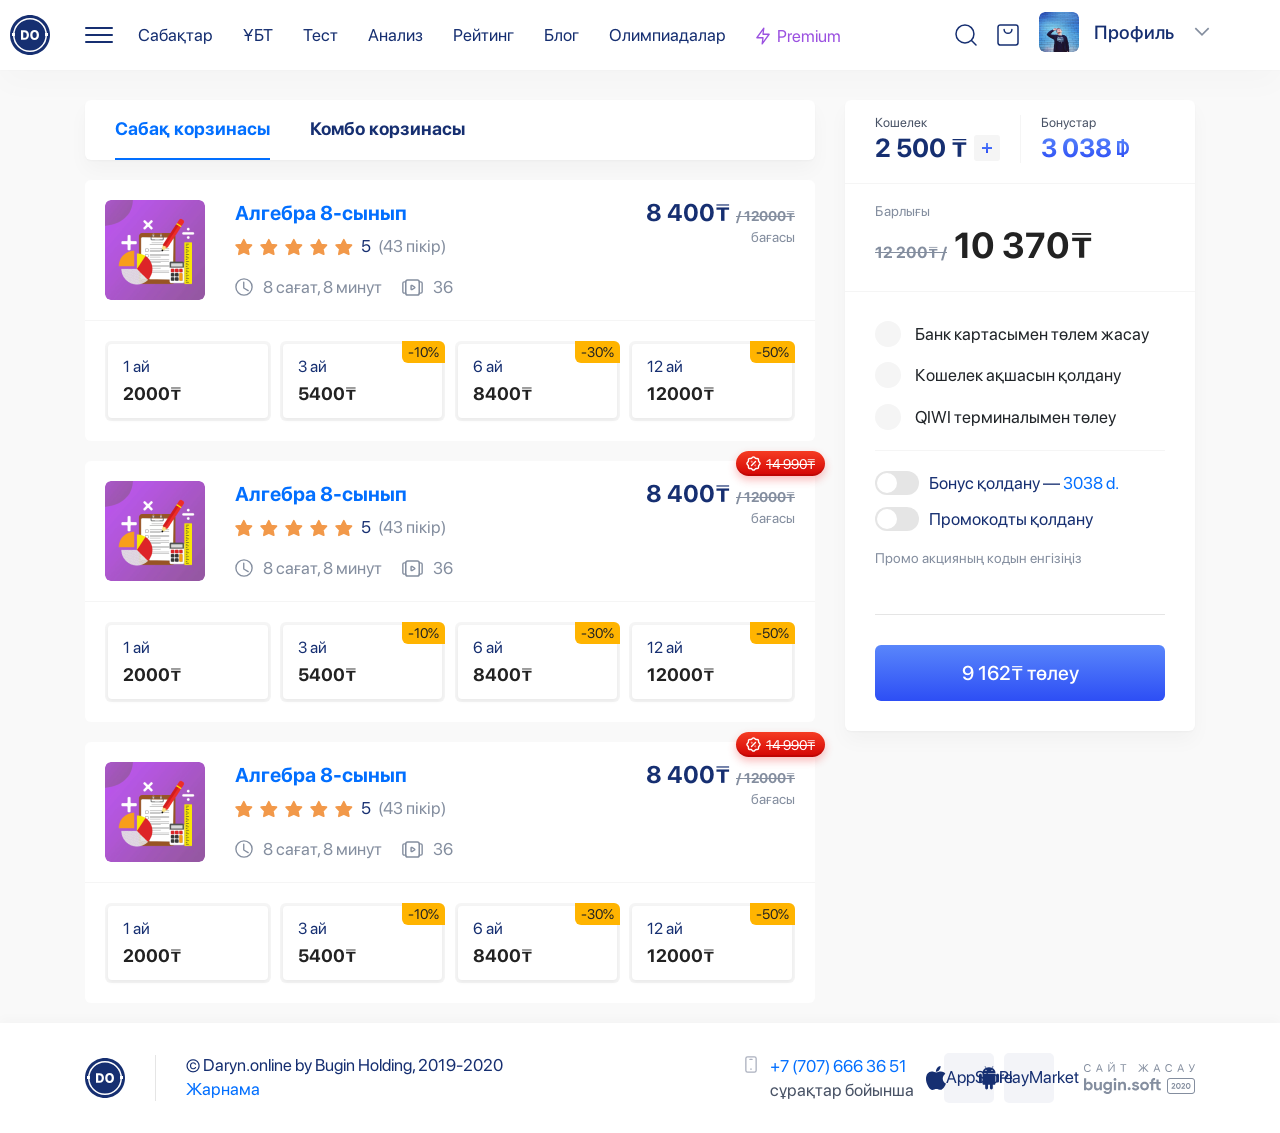
<file: basket.html>
<!DOCTYPE html>
<html lang="en">
<head>
    <meta charset="UTF-8">
    <meta name="viewport" content="width=device-width"/>
    <title>Daryn.online</title>
    <link rel="stylesheet" href="css/libs.min.css">
    <link rel="stylesheet" href="css/easy-autocomplete.min.css">
    <link rel="stylesheet" href="css/easy-autocomplete.themes.css">
    <link rel="stylesheet" href="css/progresscircle.css">
    <link rel="stylesheet" href="css/main.css">
    <link rel="shortcut icon" href="/favicon.ico" type="image/x-icon">
</head>
<body class="grey-bg">
<header class="header-white">
    <div class="container">
        <div class="header">
            <button class="btn-plain call-menu">
                <span class="icon-bar"></span>
                <span class="icon-bar"></span>
                <span class="icon-bar"></span>
            </button>
            <a href="index.html" class="logo">
                <img src="img/logo/logo.svg" alt="">
                <span>Daryn.online</span>
            </a>
            <ul class="menu">
                <li><a href="lessons.html">Сабақтар</a></li>
                <li><a href="ubt.html">ҰБТ</a></li>
                <li><a href="tests.html">Тест</a></li>
                <li><a href="analyses.html">Анализ</a></li>
                <li><a href="rate.html">Рейтинг</a></li>
                <li><a href="blog.html">Блог</a></li>
                <li><a href="olympics.html">Олимпиадалар</a></li>
                <li><a href="#" class="premium-link"> <i class="icon i-volt"></i> <span>Premium</span></a></li>
            </ul>
            <div class="header-right">
                <form action="#">
                    <div class="searchCover-box">
                        <div class="searchCover">
                            <button class="btn-plain btn-search">
                                <img src="img/icon/search.svg" alt="">
                            </button>
                            <input type="text" placeholder="Табу керек нәрсені жазып, enter пернесін басыңыз"
                                   class="search-complete">
                            <div class="search-control">
                                <button class="btn-plain call-search">
                                    <img src="img/icon/call-search.svg" alt="">
                                </button>
                                <button class="btn-plain clear-search">
                                    <img src="img/icon/close-search.svg" alt="">
                                </button>
                            </div>
                        </div>
                    </div>
                </form>
                <button class="btn-plain basket">
                    <img src="img/icon/bag.svg" alt="">
                </button>
                <div class="dropdown">
                    <button class="dropdown-toggle" type="button"
                            id="dropdownProfile" data-toggle="dropdown">
                        <div class="prof-item">
                            <img src="img/main/avatar.png" alt="">
                            <span>Профиль</span>
                            <i class="icon i-down-grey"></i>
                        </div>
                    </button>
                    <div class="dropdown-menu" aria-labelledby="dropdownProfile">
                        <a class="dropdown-item" href="#">Шығу</a>
                        <a class="dropdown-item" href="#">Шығу</a>
                        <a class="dropdown-item" href="#">Шығу</a>
                    </div>
                </div>
            </div>
        </div>
    </div>
</header>
<div class="nav-box">
    <ul class="menu-nav">
        <li>
            <a href="#">
                <svg xmlns="http://www.w3.org/2000/svg" width="24" height="24" viewBox="0 0 24 24" fill="none">
                    <path d="M3 22C3 18.93 5.48875 16.4412 8.55875 16.4412H14.9413C18.0113 16.4412 20.5 18.93 20.5 22M15.5065 3.556C17.5812 5.63066 17.5812 8.99435 15.5065 11.069C13.4318 13.1437 10.0682 13.1437 7.99349 11.069C5.91883 8.99435 5.91883 5.63066 7.99349 3.556C10.0682 1.48133 13.4318 1.48133 15.5065 3.556Z"
                          stroke="#848E9F" stroke-width="1.5" stroke-linecap="round" stroke-linejoin="round"/>
                </svg>
                <span>Менің кабинетім</span>
            </a>
        </li>
        <li>
            <a href="#">
                <svg xmlns="http://www.w3.org/2000/svg" width="24" height="24" viewBox="0 0 24 24" fill="none">
                    <path d="M15.3333 15.3333H22M15.3333 18.6667H22M15.3333 22H19.1444M22 10.8889V7.48889C22 6.26222 21.0056 5.26667 19.7778 5.26667H12.5878C12.22 5.26667 11.8756 5.08444 11.6689 4.78L10.1078 2.48556C9.90111 2.18222 9.55778 2 9.19 2H4.22222C2.99444 2 2 2.99444 2 4.22222V17.5556C2 18.7833 2.99444 19.7778 4.22222 19.7778H10.8889"
                          stroke="#848E9F" stroke-width="1.5" stroke-linecap="round" stroke-linejoin="round"/>
                </svg>
                <span>Сабақтар</span>
            </a>
        </li>
        <li>
            <a href="#">
                <svg xmlns="http://www.w3.org/2000/svg" width="24" height="24" viewBox="0 0 24 24" fill="none">
                    <path d="M14.1111 15.65V18.1111H16.8822C17.5611 18.1111 18.1122 17.5611 18.1111 16.8811C18.1111 16.2011 17.56 15.65 16.88 15.65H14.1111ZM14.1111 15.65V13.1111H16.57C17.2711 13.1111 17.84 13.68 17.84 14.3811C17.84 15.0822 17.2711 15.6511 16.57 15.6511M10.8889 10.8889L8.38889 5.88889L5.88889 10.8889M6.33 10.0067H10.4478M18.8422 22H5.15778C3.41333 22 2 20.5867 2 18.8422V5.15778C2 3.41333 3.41333 2 5.15778 2H18.8422C20.5867 2 22 3.41333 22 5.15778V18.8422C22 20.5867 20.5867 22 18.8422 22Z"
                          stroke="#848E9F" stroke-width="1.5" stroke-linecap="round" stroke-linejoin="round"/>
                </svg>
                <span>ҰБТ</span>
            </a>
        </li>
        <li>
            <a href="#">
                <svg xmlns="http://www.w3.org/2000/svg" width="24" height="24" viewBox="0 0 24 24" fill="none">
                    <path d="M18.5556 15.3333V7.36444C18.5556 6.77556 18.3211 6.21 17.9044 5.79333L14.7622 2.65111C14.3456 2.23444 13.78 2 13.1911 2H5.22222C3.99444 2 3 2.99444 3 4.22222V19.7778C3 21.0056 3.99444 22 5.22222 22H11.8889M20.7778 18.6667L17.4444 22L15.2222 19.7778M6.33333 10.8889H13M6.33333 14.2222H13M6.33333 17.5556H11.1444M18.5556 7.55556H14.1111C13.4978 7.55556 13 7.05778 13 6.44444V2"
                          stroke="#848E9F" stroke-width="1.5" stroke-linecap="round" stroke-linejoin="round"/>
                </svg>
                <span>Тест</span>
            </a>
        </li>
        <li>
            <a href="#">
                <svg xmlns="http://www.w3.org/2000/svg" width="24" height="24" viewBox="0 0 24 24" fill="none">
                    <path d="M18.4735 13.0315V7.33614C18.4735 6.75036 18.2403 6.18779 17.8258 5.77332L14.7002 2.64768C14.2857 2.23321 13.7231 2 13.1373 2H5.2105C3.9892 2 3 2.9892 3 4.2105V19.684C3 20.9053 3.9892 21.8945 5.2105 21.8945H13.9066M18.4735 7.52624H14.0525C13.4424 7.52624 12.9472 7.03109 12.9472 6.42099V2M17.9828 16.6147L15.833 18.7644L14.5432 17.4746M11.0407 18.3732L11.7746 19.3336L11.9337 20.5284C12.0221 21.1915 12.5427 21.7132 13.2059 21.8016L14.404 21.9619L15.3633 22.6958C15.8938 23.1014 16.631 23.1014 17.1616 22.6958L18.122 21.9619L19.3168 21.8027C19.9799 21.7143 20.5016 21.1937 20.59 20.5306L20.7503 19.3325C20.7503 19.3336 21.1217 18.8473 21.4842 18.3732C21.8898 17.8426 21.8898 17.1054 21.4842 16.5749L20.7503 15.6145L20.5911 14.4197C20.5027 13.7565 19.9821 13.2349 19.319 13.1464L18.1209 12.9862L17.1616 12.2523C16.631 11.8467 15.8938 11.8467 15.3633 12.2523L14.4029 12.9862L13.2081 13.1453C12.5449 13.2337 12.0232 13.7543 11.9348 14.4175L11.7746 15.6156C11.7746 15.6145 11.4032 16.1008 11.0407 16.5749C10.6351 17.1054 10.6351 17.8415 11.0407 18.3732Z"
                          stroke="#848E9F" stroke-width="1.5" stroke-linecap="round" stroke-linejoin="round"/>
                </svg>
                <span>Олимпиада</span>
            </a>
        </li>
        <li>
            <a href="#">
                <svg xmlns="http://www.w3.org/2000/svg" width="24" height="24" viewBox="0 0 24 24" fill="none">
                    <path d="M20 7.83333H15.4286C14.7977 7.83333 14.2857 7.31067 14.2857 6.66667V2M4 13.6667V4.33333C4 3.04417 5.02286 2 6.28571 2H14.4823C15.088 2 15.6697 2.24617 16.0983 2.68367L19.3303 5.983C19.7589 6.4205 20 7.01433 20 7.63267V20.6667C20 21.9558 18.9771 23 17.7143 23H13.1429M5.84 21.1205C6.98857 22.293 8.848 22.293 9.99657 21.1205C11.144 19.9503 11.144 18.0498 9.99657 16.8773C8.848 15.7048 6.98857 15.7048 5.84 16.8773C4.69143 18.0498 4.69143 19.948 5.84 21.1205ZM5.84 21.1205L4 23M8.57143 11.3333H15.4286M13.1429 14.8333H15.4286"
                          stroke="#848E9F" stroke-width="1.2857" stroke-linecap="round" stroke-linejoin="round"/>
                </svg>
                <span>Байқау тесті</span>
            </a>
        </li>
        <li>
            <a href="#">
                <svg xmlns="http://www.w3.org/2000/svg" width="24" height="24" viewBox="0 0 24 24" fill="none">
                    <path d="M8.66667 15.3333L15.3333 8.66667M8.94333 8.66667C8.79 8.66667 8.66556 8.79111 8.66667 8.94444C8.66667 9.09778 8.79111 9.22222 8.94444 9.22222C9.09778 9.22222 9.22222 9.09778 9.22222 8.94444C9.22222 8.79111 9.09778 8.66667 8.94333 8.66667ZM15.0544 14.7778C14.9011 14.7778 14.7767 14.9022 14.7778 15.0556C14.7778 15.2089 14.9022 15.3333 15.0556 15.3333C15.2089 15.3333 15.3333 15.2089 15.3333 15.0556C15.3333 14.9022 15.2089 14.7778 15.0544 14.7778ZM12 22C6.47778 22 2 17.5233 2 12C2 6.47778 6.47778 2 12 2C17.5233 2 22 6.47778 22 12C22 17.5233 17.5233 22 12 22Z"
                          stroke="#848E9F" stroke-width="1.5" stroke-linecap="round" stroke-linejoin="round"/>
                </svg>
                <span>Daryn бонустары</span>
            </a>
        </li>
        <li>
            <a href="#">
                <svg xmlns="http://www.w3.org/2000/svg" width="24" height="24" viewBox="0 0 24 24" fill="none">
                    <path d="M15.2219 22H19.6664C20.8942 22 21.8886 21.0056 21.8886 19.7778V15.3333M17.1353 6.75333C17.2442 6.86222 17.2442 7.03778 17.1353 7.14667C17.0264 7.25556 16.8508 7.25556 16.7419 7.14667C16.6331 7.03778 16.6331 6.86222 16.7419 6.75333C16.8508 6.64556 17.0264 6.64556 17.1353 6.75333ZM14.6797 2H19.5519C20.8431 2 21.8886 3.04556 21.8886 4.33556V9.20778C21.8886 9.82778 21.6419 10.4211 21.2042 10.86L11.8597 20.2044C10.9475 21.1167 9.46861 21.1167 8.55639 20.2044L3.68417 15.3322C2.77194 14.42 2.77194 12.9411 3.68417 12.0289L13.0286 2.68444C13.4664 2.24667 14.0608 2 14.6797 2Z"
                          stroke="#848E9F" stroke-width="1.5" stroke-linecap="round" stroke-linejoin="round"/>
                </svg>
                <span>Бонустық бағдарлама</span>
            </a>
        </li>
        <li>
            <a href="#">
                <svg xmlns="http://www.w3.org/2000/svg" width="24" height="24" viewBox="0 0 24 24" fill="none">
                    <path d="M7.22227 13.6256V22L11.6667 19.7778L16.1112 22V13.6256M16.3807 3.95262C18.9842 6.55612 18.9842 10.7772 16.3807 13.3807C13.7772 15.9842 9.55611 15.9842 6.95262 13.3807C4.34913 10.7772 4.34913 6.55611 6.95262 3.95262C9.55612 1.34913 13.7772 1.34913 16.3807 3.95262Z"
                          stroke="#848E9F" stroke-width="1.5" stroke-linecap="round" stroke-linejoin="round"/>
                </svg>
                <span>Рейтинг</span>
            </a>
        </li>
        <li>
            <a href="#">
                <svg xmlns="http://www.w3.org/2000/svg" width="24" height="24" viewBox="0 0 24 24" fill="none">
                    <path d="M9 3.41989L11.029 2.25947C11.633 1.91351 12.368 1.91351 12.972 2.25947L15 3.41989M3 10.3855V8.06363C3 7.31507 3.394 6.62624 4.029 6.26277L6 5.1353M15 20.5801L12.971 21.7405C12.367 22.0865 11.632 22.0865 11.028 21.7405L9 20.5801M21 13.6145V15.9364C21 16.6839 20.606 17.3738 19.971 17.7362L18 18.8647M9.376 10.5029L12 12M12 12L14.624 10.5029M12 12V15.089M12 2.00206V4.79242M12 19.2076V21.9979M3.28 7.01647L5.62 8.34473M18.38 15.6553L20.72 16.9835M21 10.3855V8.06363C21 7.3161 20.606 6.62624 19.971 6.2638L18 5.1353M3 13.6145V15.9364C3 16.6839 3.394 17.3738 4.029 17.7362L6 18.8647M20.72 7.01647L18.38 8.34473M5.62 15.6553L3.28 16.9835"
                          stroke="#848E9F" stroke-width="1.5" stroke-linecap="round" stroke-linejoin="round"/>
                </svg>
                <span>Анализ</span>
            </a>
        </li>
        <li>
            <a href="#">
                <svg xmlns="http://www.w3.org/2000/svg" width="24" height="24" viewBox="0 0 24 24" fill="none">
                    <path d="M9.77778 18.7798H14.2222M17.5556 12.017H19.7778C21.0056 12.017 22 11.0082 22 9.76277V5.25426C22 4.00878 21.0056 3 19.7778 3H4.22222C2.99444 3 2 4.00878 2 5.25426V9.76277C2 11.0082 2.99444 12.017 4.22222 12.017H6.44444M17.5556 7.50851H6.44444V20.8729C6.44444 21.495 6.94222 22 7.55556 22H16.4444C17.0578 22 17.5556 21.495 17.5556 20.8729V7.50851ZM13.5713 11.5502C14.4392 12.4305 14.4392 13.8578 13.5713 14.7382C12.7035 15.6185 11.2965 15.6185 10.4286 14.7382C9.5608 13.8578 9.5608 12.4305 10.4286 11.5502C11.2965 10.6698 12.7035 10.6698 13.5713 11.5502Z"
                          stroke="#848E9F" stroke-width="1.5" stroke-linecap="round" stroke-linejoin="round"/>
                </svg>
                <span>Төлем жүйесі</span>
            </a>
        </li>
        <li>
            <a href="#">
                <svg xmlns="http://www.w3.org/2000/svg" width="24" height="24" viewBox="0 0 24 24" fill="none">
                    <path d="M2.04333 8.07714H19.7778C21.0056 8.07714 22 9.07158 22 10.2994V19.7778C22 21 21 22 19.7778 22H4.22222C2.99444 22 2 21.0056 2 19.7778V8.49491C2 7.57047 2.57222 6.74269 3.43778 6.41603L14.9411 2.07269C15.6678 1.79825 16.4444 2.33491 16.4444 3.11158V8.07603M16.4433 14.9771C16.2133 14.9782 16.0278 15.1649 16.0278 15.3949C16.0278 15.6249 16.2144 15.8116 16.4444 15.8105C16.6744 15.8105 16.8611 15.6238 16.8611 15.3938C16.8611 15.1638 16.6744 14.9771 16.4433 14.9771Z"
                          stroke="#848E9F" stroke-width="1.5" stroke-linecap="round" stroke-linejoin="round"/>
                </svg>
                <span>Кошелекті толтыру</span>
            </a>
        </li>
        <li>
            <a href="#">
                <svg xmlns="http://www.w3.org/2000/svg" width="24" height="24" viewBox="0 0 24 24" fill="none">
                    <path d="M8.16778 9.78222L12.0267 12.01M12.0267 12.01V7.55556M12.0267 12.01L8.17667 14.2333M12.0267 12.01V16.4444M12.0267 12.01L15.8467 9.80445M12.0267 12.01L15.8389 14.2111M18.6667 22H5.33333C3.49222 22 2 20.5078 2 18.6667V5.33333C2 3.49222 3.49222 2 5.33333 2H18.6667C20.5078 2 22 3.49222 22 5.33333V18.6667C22 20.5078 20.5078 22 18.6667 22Z"
                          stroke="#848E9F" stroke-width="1.5" stroke-linecap="round" stroke-linejoin="round"/>
                </svg>
                <span>Блог</span>
            </a>
        </li>
        <li>
            <a href="#">
                <svg xmlns="http://www.w3.org/2000/svg" width="24" height="24" viewBox="0 0 24 24" fill="none">
                    <path d="M18.6667 17.3425H19.7778C21.0056 17.3425 22 16.3616 22 15.1507V11.863C22 10.6521 21.0056 9.67123 19.7778 9.67123H18.6667C18.0533 9.67123 17.5556 10.1622 17.5556 10.7671V16.2466C17.5556 16.8515 18.0533 17.3425 18.6667 17.3425ZM18.6667 17.3425V18.4384C18.6667 19.6493 17.6722 20.6301 16.4444 20.6301H14.0833M19.2222 9.67123V9.12329C19.2222 5.18904 15.9889 2 12 2C8.01111 2 4.77778 5.18904 4.77778 9.12329V9.67123M14.0833 20.6301C14.0833 19.874 13.4611 19.2603 12.6944 19.2603H11.3056C10.5389 19.2603 9.91667 19.874 9.91667 20.6301C9.91667 21.3863 10.5389 22 11.3056 22H12.6944C13.4611 22 14.0833 21.3863 14.0833 20.6301ZM5.33333 17.3425H4.22222C2.99444 17.3425 2 16.3616 2 15.1507V11.863C2 10.6521 2.99444 9.67123 4.22222 9.67123H5.33333C5.94667 9.67123 6.44444 10.1622 6.44444 10.7671V16.2466C6.44444 16.8515 5.94667 17.3425 5.33333 17.3425Z"
                          stroke="#848E9F" stroke-width="1.5" stroke-linecap="round" stroke-linejoin="round"/>
                </svg>
                <span>Көмек</span>
            </a>
        </li>
        <li>
            <a href="#">
                <svg xmlns="http://www.w3.org/2000/svg" width="24" height="24" viewBox="0 0 24 24" fill="none">
                    <path d="M10.667 21L12 19.667M12 19.667L10.667 18.334M12 19.667C6.477 19.667 2 17.926 2 15.778C2 15.138 2.408 14.538 3.111 14.006M20.889 14.006C21.592 14.538 22 15.138 22 15.778C22 17.414 19.4 18.811 15.722 19.386M9.6 3V5.16C9.6 5.557 9.869 5.88 10.2 5.88H13.8C14.131 5.88 14.4 5.557 14.4 5.16V3M6 15V5.4C6 4.074 7.074 3 8.4 3H15.6C16.926 3 18 4.074 18 5.4V15"
                          stroke="#848E9F" stroke-width="1.5" stroke-linecap="round" stroke-linejoin="round"/>
                </svg>
                <span>Байланыс</span>
            </a>
        </li>
    </ul>
    <div class="nav-info">
        <a href="#">
            <svg xmlns="http://www.w3.org/2000/svg" width="24" height="24" viewBox="0 0 24 24" fill="none">
                <path d="M16 12C16 14.209 14.209 16 12 16C9.791 16 8 14.209 8 12C8 9.791 9.791 8 12 8C14.209 8 16 9.791 16 12ZM16 12V13.5C16 14.881 17.119 16 18.5 16C19.881 16 21 14.881 21 13.5V12C21 7.029 16.971 3 12 3C7.029 3 3 7.029 3 12C3 16.971 7.029 21 12 21C13.149 21 14.317 20.782 15.444 20.315C16.052 20.063 16.614 19.747 17.133 19.386"
                      stroke="#848E9F" stroke-width="1.5" stroke-linecap="round" stroke-linejoin="round"/>
            </svg>
            <span>info@daryn.online</span>
        </a>
        <a href="tel:+7 (707) 666 36 51">
            <svg xmlns="http://www.w3.org/2000/svg" width="24" height="24" viewBox="0 0 24 24" fill="none">
                <path d="M18.965 16.61L17.792 15.437C17.206 14.851 16.256 14.851 15.671 15.437L14.749 16.359C14.543 16.565 14.231 16.634 13.965 16.517C12.629 15.932 11.309 15.045 10.132 13.868C8.96002 12.696 8.07602 11.382 7.49002 10.051C7.36802 9.77597 7.43902 9.45297 7.65202 9.23997L8.47802 8.41397C9.14902 7.74297 9.14902 6.79397 8.56302 6.20797L7.39002 5.03497C6.60902 4.25397 5.34302 4.25397 4.56202 5.03497L3.91002 5.68597C3.16902 6.42697 2.86002 7.49597 3.06002 8.55597C3.55402 11.169 5.07202 14.03 7.52102 16.479C9.97002 18.928 12.831 20.446 15.444 20.94C16.504 21.14 17.573 20.831 18.314 20.09L18.965 19.439C19.746 18.658 19.746 17.392 18.965 16.61V16.61Z"
                      stroke="#848E9F" stroke-width="1.5" stroke-linecap="round" stroke-linejoin="round"/>
                <path d="M13 6.99109C14.031 6.97709 15.067 7.35909 15.854 8.14609" stroke="#848E9F" stroke-width="1.5"
                      stroke-linecap="round" stroke-linejoin="round"/>
                <path d="M18.682 5.31787C17.113 3.74887 15.056 2.96387 13 2.96387" stroke="#848E9F" stroke-width="1.5"
                      stroke-linecap="round" stroke-linejoin="round"/>
                <path d="M17.009 11C17.023 9.969 16.641 8.933 15.854 8.146" stroke="#848E9F" stroke-width="1.5"
                      stroke-linecap="round" stroke-linejoin="round"/>
                <path d="M18.682 5.31787C20.251 6.88687 21.036 8.94387 21.036 10.9999" stroke="#848E9F"
                      stroke-width="1.5" stroke-linecap="round" stroke-linejoin="round"/>
            </svg>
            <span>+7 (707) 666 36 51</span>
        </a>
    </div>
    <a href="https://bgpro.kz/" class="bg-logo" target="_blank">
        <img src="img/logo/copyright.svg" alt="">
    </a>
</div>
<section class="basket-box">
    <div class="container">
        <div class="row">
            <div class="col-lg-8">
                <ul class="basket-head">
                    <li><a href="#" class="active">Сабақ корзинасы</a></li>
                    <li><a href="basket-combo.html">Комбо корзинасы</a></li>
                </ul>
                <div class="basket-body">
                    <div class="lesson-item-box">
                        <div class="lesson-item">
                            <div class="lesson-item-img">
                                <img src="img/main/lesson-1.png" alt="">
                            </div>
                            <div class="lesson-item-caption">
                                <h4>Алгебра 8-сынып</h4>
                                <div class="lesson-info">
                                    <ul class="lesson-rate">
                                        <li>
                                            <img src="img/icon/star-orange.svg" alt="">
                                        </li>
                                        <li>
                                            <img src="img/icon/star-orange.svg" alt="">
                                        </li>
                                        <li>
                                            <img src="img/icon/star-orange.svg" alt="">
                                        </li>
                                        <li>
                                            <img src="img/icon/star-orange.svg" alt="">
                                        </li>
                                        <li>
                                            <img src="img/icon/star-orange.svg" alt="">
                                        </li>
                                    </ul>
                                    <p>5 <span>(43 пікір)</span></p>
                                </div>
                                <ul class="info-list">
                                    <li>
                                        <i class="icon i-clock-grey"></i>
                                        <span>8 сағат, 8 минут</span>
                                    </li>
                                    <li>
                                        <i class="icon i-video-grey"></i>
                                        <span>36</span>
                                    </li>
                                </ul>
                            </div>
                            <div class="lesson-item-price">
                                <div class="priceCover">
                                    <h4>8 400₸ <span>/ 12000₸</span></h4>
                                    <p>бағасы</p>
                                </div>
                                <button class="btn-plain delete-lesson">
                                    <svg width="24" height="24" viewBox="0 0 24 24" fill="none"
                                         xmlns="http://www.w3.org/2000/svg">
                                        <path d="M6 18L18 6M6 6L18 18" stroke="#EF2626" stroke-opacity="0.8"
                                              stroke-width="1.5" stroke-linecap="round" stroke-linejoin="round"/>
                                    </svg>
                                    <span>Алып тастау</span>
                                </button>
                            </div>
                        </div>
                        <div class="lesson-item-base">
                            <div class="lessonDate">
                                <div class="lessonDate-inner">
                                    <p>1 ай</p>
                                    <h4>2000₸</h4>
                                </div>
                                <input type="radio" name="date">
                            </div>
                            <div class="lessonDate">
                                <div class="lessonDate-inner">
                                    <p>3 ай</p>
                                    <h4>5400₸</h4>
                                </div>
                                <span class="lessonDate-discount">
                                -10%
                            </span>
                                <input type="radio" name="date">
                            </div>
                            <div class="lessonDate">
                                <div class="lessonDate-inner">
                                    <p>6 ай</p>
                                    <h4>8400₸</h4>
                                </div>
                                <span class="lessonDate-discount">
                                -30%
                            </span>
                                <input type="radio" name="date">
                            </div>
                            <div class="lessonDate">
                                <div class="lessonDate-inner">
                                    <p>12 ай</p>
                                    <h4>12000₸</h4>
                                </div>
                                <span class="lessonDate-discount">
                                -50%
                            </span>
                                <input type="radio" name="date">
                            </div>
                        </div>
                    </div>
                    <div class="lesson-item-box">
                        <div class="lesson-item">
                            <div class="lesson-item-img">
                                <img src="img/main/lesson-1.png" alt="">
                            </div>
                            <div class="lesson-item-caption">
                                <h4>Алгебра 8-сынып</h4>
                                <div class="lesson-info">
                                    <ul class="lesson-rate">
                                        <li>
                                            <img src="img/icon/star-orange.svg" alt="">
                                        </li>
                                        <li>
                                            <img src="img/icon/star-orange.svg" alt="">
                                        </li>
                                        <li>
                                            <img src="img/icon/star-orange.svg" alt="">
                                        </li>
                                        <li>
                                            <img src="img/icon/star-orange.svg" alt="">
                                        </li>
                                        <li>
                                            <img src="img/icon/star-orange.svg" alt="">
                                        </li>
                                    </ul>
                                    <p>5 <span>(43 пікір)</span></p>
                                </div>
                                <ul class="info-list">
                                    <li>
                                        <i class="icon i-clock-grey"></i>
                                        <span>8 сағат, 8 минут</span>
                                    </li>
                                    <li>
                                        <i class="icon i-video-grey"></i>
                                        <span>36</span>
                                    </li>
                                </ul>
                            </div>
                            <div class="lesson-item-price">
                                <div class="priceCover">
                                    <h4>8 400₸ <span>/ 12000₸</span></h4>
                                    <p>бағасы</p>
                                </div>
                                <button class="btn-plain delete-lesson">
                                    <svg width="24" height="24" viewBox="0 0 24 24" fill="none"
                                         xmlns="http://www.w3.org/2000/svg">
                                        <path d="M6 18L18 6M6 6L18 18" stroke="#EF2626" stroke-opacity="0.8"
                                              stroke-width="1.5" stroke-linecap="round" stroke-linejoin="round"/>
                                    </svg>
                                    <span>Алып тастау</span>
                                </button>
                            </div>
                            <div class="discount-red">
                                <i class="icon i-discount-white"></i>
                                <span>14 990₸</span>
                            </div>
                        </div>
                        <div class="lesson-item-base">
                            <div class="lessonDate">
                                <div class="lessonDate-inner">
                                    <p>1 ай</p>
                                    <h4>2000₸</h4>
                                </div>
                                <input type="radio" name="date">
                            </div>
                            <div class="lessonDate">
                                <div class="lessonDate-inner">
                                    <p>3 ай</p>
                                    <h4>5400₸</h4>
                                </div>
                                <span class="lessonDate-discount">
                                -10%
                            </span>
                                <input type="radio" name="date">
                            </div>
                            <div class="lessonDate">
                                <div class="lessonDate-inner">
                                    <p>6 ай</p>
                                    <h4>8400₸</h4>
                                </div>
                                <span class="lessonDate-discount">
                                -30%
                            </span>
                                <input type="radio" name="date">
                            </div>
                            <div class="lessonDate">
                                <div class="lessonDate-inner">
                                    <p>12 ай</p>
                                    <h4>12000₸</h4>
                                </div>
                                <span class="lessonDate-discount">
                                -50%
                            </span>
                                <input type="radio" name="date">
                            </div>
                        </div>
                    </div>
                    <div class="lesson-item-box">
                        <div class="lesson-item">
                            <div class="lesson-item-img">
                                <img src="img/main/lesson-1.png" alt="">
                            </div>
                            <div class="lesson-item-caption">
                                <h4>Алгебра 8-сынып</h4>
                                <div class="lesson-info">
                                    <ul class="lesson-rate">
                                        <li>
                                            <img src="img/icon/star-orange.svg" alt="">
                                        </li>
                                        <li>
                                            <img src="img/icon/star-orange.svg" alt="">
                                        </li>
                                        <li>
                                            <img src="img/icon/star-orange.svg" alt="">
                                        </li>
                                        <li>
                                            <img src="img/icon/star-orange.svg" alt="">
                                        </li>
                                        <li>
                                            <img src="img/icon/star-orange.svg" alt="">
                                        </li>
                                    </ul>
                                    <p>5 <span>(43 пікір)</span></p>
                                </div>
                                <ul class="info-list">
                                    <li>
                                        <i class="icon i-clock-grey"></i>
                                        <span>8 сағат, 8 минут</span>
                                    </li>
                                    <li>
                                        <i class="icon i-video-grey"></i>
                                        <span>36</span>
                                    </li>
                                </ul>
                            </div>
                            <div class="lesson-item-price">
                                <div class="priceCover">
                                    <h4>8 400₸ <span>/ 12000₸</span></h4>
                                    <p>бағасы</p>
                                </div>
                                <button class="btn-plain delete-lesson">
                                    <svg width="24" height="24" viewBox="0 0 24 24" fill="none"
                                         xmlns="http://www.w3.org/2000/svg">
                                        <path d="M6 18L18 6M6 6L18 18" stroke="#EF2626" stroke-opacity="0.8"
                                              stroke-width="1.5" stroke-linecap="round" stroke-linejoin="round"/>
                                    </svg>
                                    <span>Алып тастау</span>
                                </button>
                            </div>
                            <div class="discount-red">
                                <i class="icon i-discount-white"></i>
                                <span>14 990₸</span>
                            </div>
                        </div>
                        <div class="lesson-item-base">
                            <div class="lessonDate">
                                <div class="lessonDate-inner">
                                    <p>1 ай</p>
                                    <h4>2000₸</h4>
                                </div>
                                <input type="radio" name="date">
                            </div>
                            <div class="lessonDate">
                                <div class="lessonDate-inner">
                                    <p>3 ай</p>
                                    <h4>5400₸</h4>
                                </div>
                                <span class="lessonDate-discount">
                                -10%
                            </span>
                                <input type="radio" name="date">
                            </div>
                            <div class="lessonDate">
                                <div class="lessonDate-inner">
                                    <p>6 ай</p>
                                    <h4>8400₸</h4>
                                </div>
                                <span class="lessonDate-discount">
                                -30%
                            </span>
                                <input type="radio" name="date">
                            </div>
                            <div class="lessonDate">
                                <div class="lessonDate-inner">
                                    <p>12 ай</p>
                                    <h4>12000₸</h4>
                                </div>
                                <span class="lessonDate-discount">
                                -50%
                            </span>
                                <input type="radio" name="date">
                            </div>
                        </div>
                    </div>
                </div>
            </div>
            <div class="col-lg-4">
                <div class="basket-side">
                    <div class="profile-control">
                        <div class="profile-control-item">
                            <span>Кошелек</span>
                            <h4 class="main-blue-colored">
                                2 500 ₸
                                <a href="profile-wallet.html" class="wallet-link">
                                    <svg width="10" height="10" viewBox="0 0 10 10" fill="none" xmlns="http://www.w3.org/2000/svg">
                                        <path d="M5 0V10M0 5H10" stroke="url(#paint0_linear)" stroke-width="2"/>
                                        <defs>
                                            <linearGradient id="paint0_linear" x1="0" y1="0" x2="0" y2="10" gradientUnits="userSpaceOnUse">
                                                <stop stop-color="#5986FB"/>
                                                <stop offset="1" stop-color="#2D4EF5"/>
                                            </linearGradient>
                                        </defs>
                                    </svg>
                                </a>
                            </h4>
                        </div>
                        <div class="profile-control-item">
                            <span>Бонустар</span>
                            <h4 class="blue-gradient">3 038 <i class="icon i-currency-xs"></i></h4>
                        </div>
                    </div>
                    <div class="basket-side-price">
                        <p>Барлығы</p>
                        <h3><span>12 200₸ /</span> 10 370₸</h3>
                    </div>
                    <div class="basket-side-payment">
                        <label class="radio-container">
                            Банк картасымен төлем жасау
                            <input type="radio" name="answer">
                            <span class="checkmark"></span>
                        </label>
                        <label class="radio-container">
                            Кошелек ақшасын қолдану
                            <input type="radio" name="answer">
                            <span class="checkmark"></span>
                        </label>
                        <label class="radio-container">
                            QIWI терминалымен төлеу
                            <input type="radio" name="answer">
                            <span class="checkmark"></span>
                        </label>
                    </div>
                    <div class="basket-side-base">
                         <div class="base-discount">
                             <!--class dlya oshibok  ->  'switch-error'-->
                             <div class="switch-cover switch-blue" id="switch-cover">
                                 <label class="switch">
                                     <input type="checkbox">
                                     <span class="slider round"></span>
                                 </label>
                                 <div class="switch-caption">
                                     <p>
                                         Бонус қолдану — <em>3038 d.</em>
                                     </p>
                                     <h5>Кем дегенде 50 бонус болу керек</h5>
                                 </div>

                             </div>
                             <div class="switch-cover switch-blue">
                                 <label class="switch">
                                     <input type="checkbox">
                                     <span class="slider round"></span>
                                 </label>
                                 <div class="switch-caption">
                                     <p>
                                         Промокодты қолдану
                                     </p>
                                 </div>

                             </div>
                             <div class="promo-side">
                                 <p>Промо акцияның кодын енгізіңіз</p>
                                 <!--'promo-success' class dlya succes-->
                                 <!--'promo-error' class dlya oshibok-->
                                 <div class="promo-side-input">
                                     <input type="text" class="input-bordered">
                                     <i class="icon check-green"></i>
                                     <button class="btn-plain btn-clear">
                                         <svg width="14" height="14" viewBox="0 0 14 14" fill="none" xmlns="http://www.w3.org/2000/svg">
                                             <path d="M1 13L13 1M1 1L13 13" stroke="#EF2626" stroke-width="1.5"></path>
                                         </svg>
                                     </button>
                                     <span>Промо-код қосылған, -15% жеңілдік</span>
                                 </div>
                             </div>
                             <button class="btn-plain btn-blue-gradient">
                                 9 162₸ төлеу
                             </button>
                         </div>
                    </div>
                </div>
            </div>
        </div>
    </div>
</section>
<div class="overlay"></div>
<footer>
    <div class="container">
        <div class="footer">
            <a href="index.html" class="footer-logo">
                <img src="img/logo/logo.svg" alt="">
            </a>
            <div class="copyright">
                <p>© Daryn.online by Bugin Holding, 2019-2020</p>
                <a href="#" target="_blank">Жарнама</a>
            </div>
            <div class="phone">
                <img src="img/icon/mobile.svg" alt="">
                <div class="phone-caption">
                    <a href="tel:+7 (707) 666 36 51">+7 (707) 666 36 51</a>
                    <p>cұрақтар бойынша</p>
                </div>
            </div>
            <div class="apps">
                <a href="#" class="apps-link">
                    <img src="img/icon/ios.svg" alt="">
                    <span>AppStore</span>
                </a>
                <a href="#" class="apps-link">
                    <img src="img/icon/android.svg" alt="">
                    <span>PlayMarket</span>
                </a>
            </div>
            <a href="https://bgpro.kz/" class="bg-logo" target="_blank">
                <img src="img/logo/copyright.svg" alt="">
            </a>
        </div>
        <div class="footer-md">
            <div class="apps">
                <a href="#" class="apps-link">
                    <img src="img/icon/ios.svg" alt="">
                    <span>AppStore</span>
                </a>
                <a href="#" class="apps-link">
                    <img src="img/icon/android.svg" alt="">
                    <span>PlayMarket</span>
                </a>
            </div>
            <a href="https://bgpro.kz/" class="bg-logo" target="_blank">
                <img src="img/logo/copyright.svg" alt="">
            </a>
        </div>
    </div>
</footer>
<script src="js/libs.min.js"></script>
<script src='js/jquery.easy-autocomplete.min.js'></script>
<script src='js/progresscircle.js'></script>
<script type="text/javascript">
    $('.lessonDate').click(function () {
        $('.lessonDate').removeClass('lessonDate-active')
        $(this).addClass('lessonDate-active');
    })
    $('.promo-side-input .btn-clear').click(function () {
        $(this).closest('.promo-side-input').find(".input-bordered").val('');
    })
</script>
<script src="js/common.js"></script>
</body>
</html>
</file>
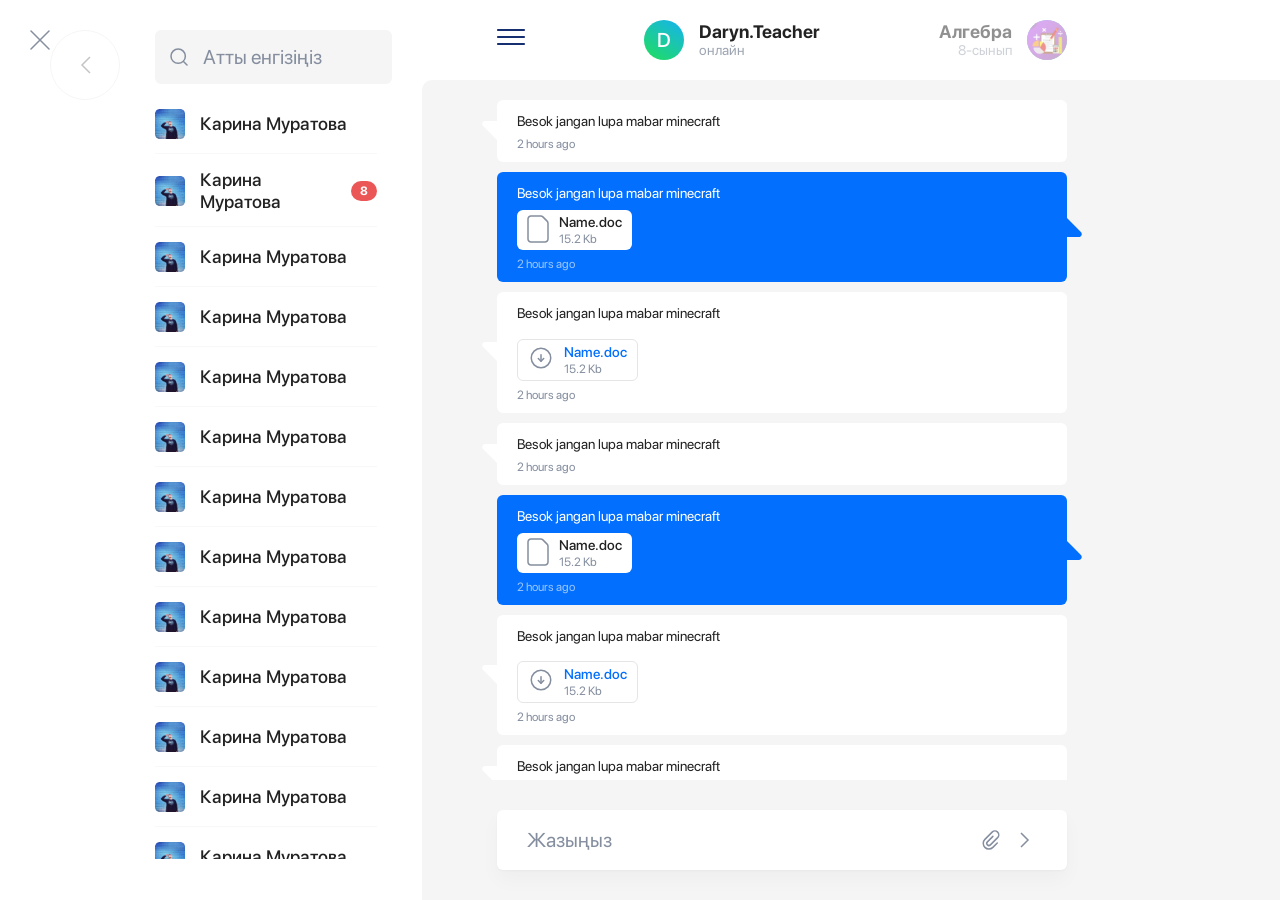
<file: chat.html>
<!DOCTYPE html>
<html lang="en">
<head>
    <meta charset="UTF-8">
    <meta name="viewport" content="width=device-width"/>
    <title>Daryn.online</title>
    <link rel="stylesheet" href="css/libs.min.css">
    <link rel="stylesheet" href="css/main.css">
    <link rel="shortcut icon" href="/favicon.ico" type="image/x-icon">
</head>
<body>
<section class="conference conference-fixed">

    <div class="row">
            <div class="col-lg-4 col-md-5">
                <div class="chat-nav">
                    <div class="chat-nav-head">
                        <button class="btn-plain close-chat">
                            <svg width="20" height="20" viewBox="0 0 20 20" fill="none" xmlns="http://www.w3.org/2000/svg">
                                <path d="M1 19L19 1M1 1L19 19" stroke="#848E9F" stroke-width="1.5" stroke-linecap="round" stroke-linejoin="round"/>
                            </svg>
                        </button>
                    </div>
                    <a href="profile.html" class="link-back-circle">
                        <svg width="11" height="18" viewBox="0 0 11 18" fill="none" xmlns="http://www.w3.org/2000/svg">
                            <path d="M10 1L2 9L10 17" stroke="#C4C4C4" stroke-width="1.5"/>
                        </svg>
                    </a>
                    <form action="#">
                        <div class="conference-side">
                            <div class="conference-side-head">
                                <button class="btn-plain">
                                    <svg width="18" height="18" viewBox="0 0 18 18" fill="none"
                                         xmlns="http://www.w3.org/2000/svg">
                                        <path d="M17 17L13.24 13.24M13.2443 3.1008C16.0454 5.90186 16.0454 10.4433 13.2443 13.2443C10.4433 16.0454 5.90186 16.0454 3.1008 13.2443C0.299734 10.4433 0.299734 5.90186 3.1008 3.1008C5.90186 0.299734 10.4433 0.299734 13.2443 3.1008Z"
                                              stroke="#848E9F" stroke-width="1.5" stroke-linecap="round"
                                              stroke-linejoin="round"/>
                                    </svg>
                                </button>
                                <input type="text" placeholder="Атты енгізіңіз">
                            </div>
                            <div class="conference-side-body">
                                <div class="conference-user">
                                    <div class="conference-user-img">
                                        <img src="img/main/avatar.png" alt="">
                                    </div>
                                    <div class="conference-user-caption">
                                        <h3>Карина Муратова</h3>
                                    </div>
                                </div>
                                <div class="conference-user">
                                    <div class="conference-user-img">
                                        <img src="img/main/avatar.png" alt="">
                                    </div>
                                    <div class="conference-user-caption">
                                        <h3>Карина Муратова</h3>
                                    </div>
                                    <span class="message-count">8</span>
                                </div>
                                <div class="conference-user">
                                    <div class="conference-user-img">
                                        <img src="img/main/avatar.png" alt="">
                                    </div>
                                    <div class="conference-user-caption">
                                        <h3>Карина Муратова</h3>
                                    </div>
                                </div>
                                <div class="conference-user">
                                    <div class="conference-user-img">
                                        <img src="img/main/avatar.png" alt="">
                                    </div>
                                    <div class="conference-user-caption">
                                        <h3>Карина Муратова</h3>
                                    </div>
                                </div>
                                <div class="conference-user">
                                    <div class="conference-user-img">
                                        <img src="img/main/avatar.png" alt="">
                                    </div>
                                    <div class="conference-user-caption">
                                        <h3>Карина Муратова</h3>
                                    </div>
                                </div>
                                <div class="conference-user">
                                    <div class="conference-user-img">
                                        <img src="img/main/avatar.png" alt="">
                                    </div>
                                    <div class="conference-user-caption">
                                        <h3>Карина Муратова</h3>
                                    </div>
                                </div>
                                <div class="conference-user">
                                    <div class="conference-user-img">
                                        <img src="img/main/avatar.png" alt="">
                                    </div>
                                    <div class="conference-user-caption">
                                        <h3>Карина Муратова</h3>
                                    </div>
                                </div>
                                <div class="conference-user">
                                    <div class="conference-user-img">
                                        <img src="img/main/avatar.png" alt="">
                                    </div>
                                    <div class="conference-user-caption">
                                        <h3>Карина Муратова</h3>
                                    </div>
                                </div>
                                <div class="conference-user">
                                    <div class="conference-user-img">
                                        <img src="img/main/avatar.png" alt="">
                                    </div>
                                    <div class="conference-user-caption">
                                        <h3>Карина Муратова</h3>
                                    </div>
                                </div>
                                <div class="conference-user">
                                    <div class="conference-user-img">
                                        <img src="img/main/avatar.png" alt="">
                                    </div>
                                    <div class="conference-user-caption">
                                        <h3>Карина Муратова</h3>
                                    </div>
                                </div>
                                <div class="conference-user">
                                    <div class="conference-user-img">
                                        <img src="img/main/avatar.png" alt="">
                                    </div>
                                    <div class="conference-user-caption">
                                        <h3>Карина Муратова</h3>
                                    </div>
                                </div>
                                <div class="conference-user">
                                    <div class="conference-user-img">
                                        <img src="img/main/avatar.png" alt="">
                                    </div>
                                    <div class="conference-user-caption">
                                        <h3>Карина Муратова</h3>
                                    </div>
                                </div>
                                <div class="conference-user">
                                    <div class="conference-user-img">
                                        <img src="img/main/avatar.png" alt="">
                                    </div>
                                    <div class="conference-user-caption">
                                        <h3>Карина Муратова</h3>
                                    </div>
                                </div>
                                <div class="conference-user">
                                    <div class="conference-user-img">
                                        <img src="img/main/avatar.png" alt="">
                                    </div>
                                    <div class="conference-user-caption">
                                        <h3>Карина Муратова</h3>
                                    </div>
                                </div>
                                <div class="conference-user">
                                    <div class="conference-user-img">
                                        <img src="img/main/avatar.png" alt="">
                                    </div>
                                    <div class="conference-user-caption">
                                        <h3>Карина Муратова</h3>
                                    </div>
                                </div>
                                <div class="conference-user">
                                    <div class="conference-user-img">
                                        <img src="img/main/avatar.png" alt="">
                                    </div>
                                    <div class="conference-user-caption">
                                        <h3>Карина Муратова</h3>
                                    </div>
                                </div>
                            </div>
                        </div>
                    </form>
                </div>
            </div>
            <div class="col-lg-8 col-md-7 pl0">
                <div class="chat-box">
                    <div class="chat-head">
                        <div class="chat-head-inner">
                            <button class="btn-plain call-contacts">
                                <svg width="28" height="16" viewBox="0 0 28 16" fill="none" xmlns="http://www.w3.org/2000/svg">
                                    <path fill-rule="evenodd" clip-rule="evenodd" d="M0 1C0 0.447715 0.447715 0 1 0H27C27.5523 0 28 0.447715 28 1C28 1.55228 27.5523 2 27 2H1C0.447715 2 0 1.55228 0 1ZM0 8C0 7.44772 0.447715 7 1 7H27C27.5523 7 28 7.44772 28 8C28 8.55229 27.5523 9 27 9H1C0.447715 9 0 8.55229 0 8ZM1 14C0.447715 14 0 14.4477 0 15C0 15.5523 0.447715 16 1 16H27C27.5523 16 28 15.5523 28 15C28 14.4477 27.5523 14 27 14H1Z" fill="#162F71"/>
                                </svg>
                            </button>
                            <div class="profile-plain">
                                <div class="profile-plain-img">
                                    <h3>D</h3>
                                </div>
                                <div class="profile-plain-caption">
                                    <h3>Daryn.Teacher</h3>
                                    <!--  'status-online' - green color-->
                                    <p>онлайн</p>
                                </div>
                            </div>
                            <div class="profile-plain profile-plain-right">
                                <div class="profile-plain-caption">
                                    <h3>Алгебра</h3>
                                    <p>8-сынып </p>
                                </div>
                                <div class="profile-plain-img">
                                    <img src="img/main/lesson-1.png" alt="">
                                </div>
                            </div>
                        </div>
                    </div>
                    <div class="chat-body">
                        <div class="message-cover">
                            <div class="send-shell">
                                <p>Besok jangan lupa mabar minecraft</p>
                                <span class="message-date">2 hours ago</span>
                                <div class="triangle-left"></div>
                            </div>
                            <div class="answer-shell">
                                <p>Besok jangan lupa mabar minecraft</p>
                                <div class="chat-file">
                                    <svg width="22" height="28" viewBox="0 0 22 28" fill="none" xmlns="http://www.w3.org/2000/svg">
                                        <path d="M20.121 6.121L15.879 1.879C15.3165 1.31635 14.5536 1.00017 13.758 1H4C3.20435 1 2.44129 1.31607 1.87868 1.87868C1.31607 2.44129 1 3.20435 1 4V24C1 24.7956 1.31607 25.5587 1.87868 26.1213C2.44129 26.6839 3.20435 27 4 27H18C18.7957 27 19.5587 26.6839 20.1213 26.1213C20.6839 25.5587 21 24.7956 21 24V8.242C20.9998 7.44642 20.6837 6.68348 20.121 6.121Z" stroke="#848E9F" stroke-width="1.5" stroke-linecap="round" stroke-linejoin="round"/>
                                    </svg>
                                    <div class="chat-file-caption">
                                        <h4>Name.doc</h4>
                                        <span>15.2 Kb</span>
                                    </div>
                                </div>
                                <span class="message-date">2 hours ago</span>
                                <div class="triangle-right"></div>
                            </div>
                            <div class="send-shell">
                                <p>Besok jangan lupa mabar minecraft</p>
                                <div class="chat-file">
                                    <svg width="26" height="26" viewBox="0 0 26 26" fill="none" xmlns="http://www.w3.org/2000/svg">
                                        <path d="M13 22.75C7.61475 22.75 3.25 18.3853 3.25 13C3.25 7.61475 7.61475 3.25 13 3.25C18.3853 3.25 22.75 7.61475 22.75 13C22.75 18.3853 18.3853 22.75 13 22.75Z" stroke="#848E9F" stroke-width="1.5" stroke-linecap="round" stroke-linejoin="round"/>
                                        <path d="M13 9.75V16.25" stroke="#848E9F" stroke-width="1.5" stroke-linecap="round" stroke-linejoin="round"/>
                                        <path d="M10.291 13.542L12.9993 16.2503L15.7077 13.542" stroke="#848E9F" stroke-width="1.5" stroke-linecap="round" stroke-linejoin="round"/>
                                    </svg>
                                    <div class="chat-file-caption">
                                        <h4>Name.doc</h4>
                                        <span>15.2 Kb</span>
                                    </div>
                                </div>
                                <span class="message-date">2 hours ago</span>
                                <div class="triangle-left"></div>
                            </div>
                            <div class="send-shell">
                                <p>Besok jangan lupa mabar minecraft</p>
                                <span class="message-date">2 hours ago</span>
                                <div class="triangle-left"></div>
                            </div>
                            <div class="answer-shell">
                                <p>Besok jangan lupa mabar minecraft</p>
                                <div class="chat-file">
                                    <svg width="22" height="28" viewBox="0 0 22 28" fill="none" xmlns="http://www.w3.org/2000/svg">
                                        <path d="M20.121 6.121L15.879 1.879C15.3165 1.31635 14.5536 1.00017 13.758 1H4C3.20435 1 2.44129 1.31607 1.87868 1.87868C1.31607 2.44129 1 3.20435 1 4V24C1 24.7956 1.31607 25.5587 1.87868 26.1213C2.44129 26.6839 3.20435 27 4 27H18C18.7957 27 19.5587 26.6839 20.1213 26.1213C20.6839 25.5587 21 24.7956 21 24V8.242C20.9998 7.44642 20.6837 6.68348 20.121 6.121Z" stroke="#848E9F" stroke-width="1.5" stroke-linecap="round" stroke-linejoin="round"/>
                                    </svg>
                                    <div class="chat-file-caption">
                                        <h4>Name.doc</h4>
                                        <span>15.2 Kb</span>
                                    </div>
                                </div>
                                <span class="message-date">2 hours ago</span>
                                <div class="triangle-right"></div>
                            </div>
                            <div class="send-shell">
                                <p>Besok jangan lupa mabar minecraft</p>
                                <div class="chat-file">
                                    <svg width="26" height="26" viewBox="0 0 26 26" fill="none" xmlns="http://www.w3.org/2000/svg">
                                        <path d="M13 22.75C7.61475 22.75 3.25 18.3853 3.25 13C3.25 7.61475 7.61475 3.25 13 3.25C18.3853 3.25 22.75 7.61475 22.75 13C22.75 18.3853 18.3853 22.75 13 22.75Z" stroke="#848E9F" stroke-width="1.5" stroke-linecap="round" stroke-linejoin="round"/>
                                        <path d="M13 9.75V16.25" stroke="#848E9F" stroke-width="1.5" stroke-linecap="round" stroke-linejoin="round"/>
                                        <path d="M10.291 13.542L12.9993 16.2503L15.7077 13.542" stroke="#848E9F" stroke-width="1.5" stroke-linecap="round" stroke-linejoin="round"/>
                                    </svg>
                                    <div class="chat-file-caption">
                                        <h4>Name.doc</h4>
                                        <span>15.2 Kb</span>
                                    </div>
                                </div>
                                <span class="message-date">2 hours ago</span>
                                <div class="triangle-left"></div>
                            </div>
                            <div class="send-shell">
                                <p>Besok jangan lupa mabar minecraft</p>
                                <span class="message-date">2 hours ago</span>
                                <div class="triangle-left"></div>
                            </div>
                            <div class="answer-shell">
                                <p>Besok jangan lupa mabar minecraft</p>
                                <div class="chat-file">
                                    <svg width="22" height="28" viewBox="0 0 22 28" fill="none" xmlns="http://www.w3.org/2000/svg">
                                        <path d="M20.121 6.121L15.879 1.879C15.3165 1.31635 14.5536 1.00017 13.758 1H4C3.20435 1 2.44129 1.31607 1.87868 1.87868C1.31607 2.44129 1 3.20435 1 4V24C1 24.7956 1.31607 25.5587 1.87868 26.1213C2.44129 26.6839 3.20435 27 4 27H18C18.7957 27 19.5587 26.6839 20.1213 26.1213C20.6839 25.5587 21 24.7956 21 24V8.242C20.9998 7.44642 20.6837 6.68348 20.121 6.121Z" stroke="#848E9F" stroke-width="1.5" stroke-linecap="round" stroke-linejoin="round"/>
                                    </svg>
                                    <div class="chat-file-caption">
                                        <h4>Name.doc</h4>
                                        <span>15.2 Kb</span>
                                    </div>
                                </div>
                                <span class="message-date">2 hours ago</span>
                                <div class="triangle-right"></div>
                            </div>
                            <div class="send-shell">
                                <p>Besok jangan lupa mabar minecraft</p>
                                <div class="chat-file">
                                    <svg width="26" height="26" viewBox="0 0 26 26" fill="none" xmlns="http://www.w3.org/2000/svg">
                                        <path d="M13 22.75C7.61475 22.75 3.25 18.3853 3.25 13C3.25 7.61475 7.61475 3.25 13 3.25C18.3853 3.25 22.75 7.61475 22.75 13C22.75 18.3853 18.3853 22.75 13 22.75Z" stroke="#848E9F" stroke-width="1.5" stroke-linecap="round" stroke-linejoin="round"/>
                                        <path d="M13 9.75V16.25" stroke="#848E9F" stroke-width="1.5" stroke-linecap="round" stroke-linejoin="round"/>
                                        <path d="M10.291 13.542L12.9993 16.2503L15.7077 13.542" stroke="#848E9F" stroke-width="1.5" stroke-linecap="round" stroke-linejoin="round"/>
                                    </svg>
                                    <div class="chat-file-caption">
                                        <h4>Name.doc</h4>
                                        <span>15.2 Kb</span>
                                    </div>
                                </div>
                                <span class="message-date">2 hours ago</span>
                                <div class="triangle-left"></div>
                            </div>
                        </div>
                        <form action="#">
                            <div class="chat-base">
                                <textarea name="" placeholder="Жазыңыз" class="text-autosize"></textarea>
                                <button class="btn-plain btn-file">
                                    <svg width="24" height="24" viewBox="0 0 24 24" fill="none" xmlns="http://www.w3.org/2000/svg">
                                        <path d="M13.8791 8.37527L8.39309 13.8613C7.56709 14.6873 7.56709 16.0273 8.39309 16.8533C9.21909 17.6793 10.5591 17.6793 11.3851 16.8533L18.6171 9.62127C20.1321 8.10627 20.1321 5.65027 18.6171 4.13527C17.1021 2.62027 14.6461 2.62027 13.1311 4.13527L5.89909 11.3673C3.69509 13.5713 3.69509 17.1433 5.89909 19.3473C8.10309 21.5513 11.6751 21.5513 13.8791 19.3473L18.2681 14.9583" stroke="#848E9F" stroke-width="1.5" stroke-linecap="round" stroke-linejoin="round"/>
                                    </svg>
                                    <input type="file">
                                </button>
                                <button class="btn-plain btn-send">
                                    <svg width="23" height="24" viewBox="0 0 23 24" fill="none" xmlns="http://www.w3.org/2000/svg">
                                        <rect width="23" height="24" rx="6" fill="white"/>
                                        <path d="M8 5L15 12L8 19" stroke="#848E9F" stroke-width="1.5"/>
                                    </svg>
                                </button>
                            </div>
                        </form>
                    </div>
                </div>
            </div>
        </div>
</section>
<div class="overlay"></div>
<script src="js/libs.min.js"></script>
<script type="text/javascript">
    $('.conference-user').click(function () {
        $(this).find('.span-checkbox').toggleClass('span-checkbox-active');
    })

    var textarea = document.querySelector('.text-autosize');

    textarea.addEventListener('keydown', autosize);

    function autosize(){
        var el = this;
        setTimeout(function(){
            el.style.cssText = 'height:auto; padding:0';
            // for box-sizing other than "content-box" use:
            // el.style.cssText = '-moz-box-sizing:content-box';
            el.style.cssText = 'height:' + el.scrollHeight + 'px';
        },0);

//        $("html, body").animate({ scrollTop: $(document).height() }, 1000);
    }



    $('.call-contacts').click(function () {
        $('.chat-nav').addClass('chat-nav-show');
    })
    $('.close-chat').click(function () {
        $('.chat-nav').removeClass('chat-nav-show');
    })
</script>
<script src="js/common.js"></script>
</body>
</html>
</file>
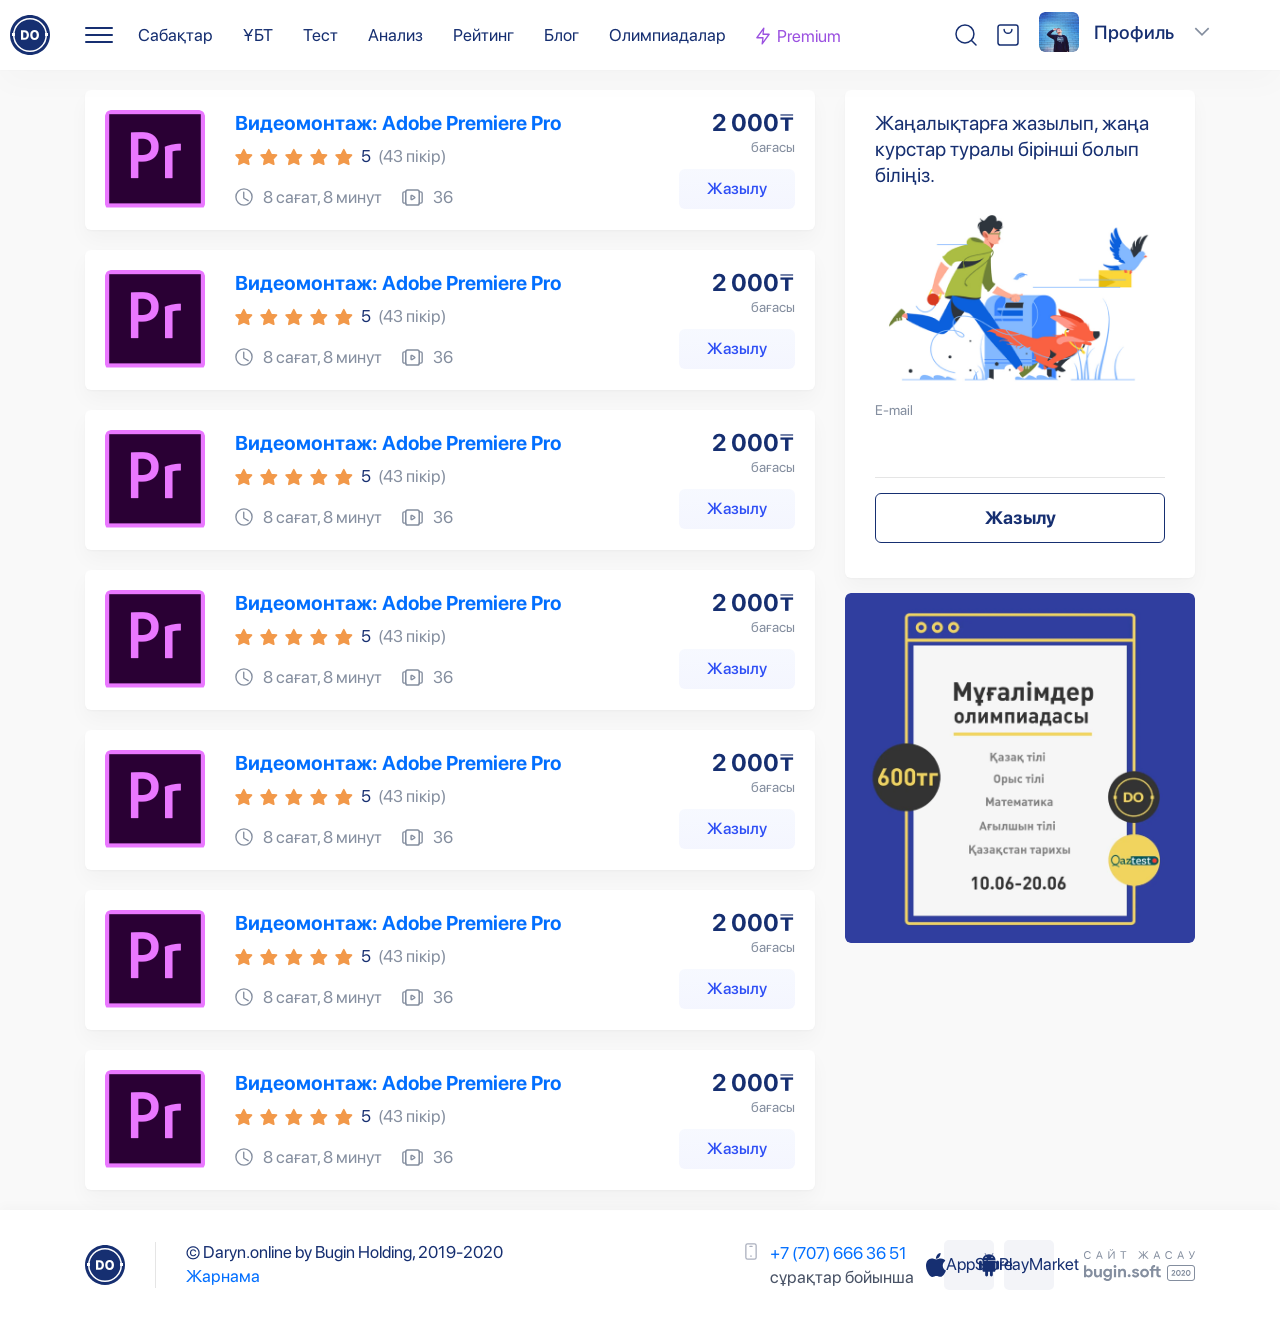
<file: courses.html>
<!DOCTYPE html>
<html lang="en">
<head>
    <meta charset="UTF-8">
    <meta name="viewport" content="width=device-width"/>
    <title>Daryn.online</title>
    <link rel="stylesheet" href="css/libs.min.css">
    <link rel="stylesheet" href="css/easy-autocomplete.min.css">
    <link rel="stylesheet" href="css/easy-autocomplete.themes.css">
    <link rel="stylesheet" href="css/main.css">
    <link rel="shortcut icon" href="/favicon.ico" type="image/x-icon">
</head>
<body class="grey-bg">
<header class="header-white">
    <div class="container">
        <div class="header">
            <button class="btn-plain call-menu">
                <span class="icon-bar"></span>
                <span class="icon-bar"></span>
                <span class="icon-bar"></span>
            </button>
            <a href="index.html" class="logo">
                <img src="img/logo/logo.svg" alt="">
                <span>Daryn.online</span>
            </a>
            <ul class="menu">
                <li><a href="lessons.html">Сабақтар</a></li>
                <li><a href="ubt.html">ҰБТ</a></li>
                <li><a href="tests.html">Тест</a></li>
                <li><a href="analyses.html">Анализ</a></li>
                <li><a href="rate.html">Рейтинг</a></li>
                <li><a href="blog.html">Блог</a></li>
                <li><a href="olympics.html">Олимпиадалар</a></li>
                <li><a href="#" class="premium-link"> <i class="icon i-volt"></i> <span>Premium</span></a></li>
            </ul>
            <div class="header-right">
                <form action="#">
                    <div class="searchCover-box">
                        <div class="searchCover">
                            <button class="btn-plain btn-search">
                                <img src="img/icon/search.svg" alt="">
                            </button>
                            <input type="text" placeholder="Табу керек нәрсені жазып, enter пернесін басыңыз"
                                   class="search-complete">
                            <div class="search-control">
                                <button class="btn-plain call-search">
                                    <img src="img/icon/call-search.svg" alt="">
                                </button>
                                <button class="btn-plain clear-search">
                                    <img src="img/icon/close-search.svg" alt="">
                                </button>
                            </div>
                        </div>
                    </div>
                </form>
                <button class="btn-plain basket">
                    <img src="img/icon/bag.svg" alt="">
                </button>
                <div class="dropdown">
                    <button class="dropdown-toggle" type="button"
                            id="dropdownProfile" data-toggle="dropdown">
                        <div class="prof-item">
                            <img src="img/main/avatar.png" alt="">
                            <span>Профиль</span>
                            <i class="icon i-down-grey"></i>
                        </div>
                    </button>
                    <div class="dropdown-menu" aria-labelledby="dropdownProfile">
                        <a class="dropdown-item" href="#">Шығу</a>
                        <a class="dropdown-item" href="#">Шығу</a>
                        <a class="dropdown-item" href="#">Шығу</a>
                    </div>
                </div>
            </div>
        </div>
    </div>
</header>
<div class="nav-box">
    <ul class="menu-nav">
        <li>
            <a href="#">
                <svg xmlns="http://www.w3.org/2000/svg" width="24" height="24" viewBox="0 0 24 24" fill="none">
                    <path d="M3 22C3 18.93 5.48875 16.4412 8.55875 16.4412H14.9413C18.0113 16.4412 20.5 18.93 20.5 22M15.5065 3.556C17.5812 5.63066 17.5812 8.99435 15.5065 11.069C13.4318 13.1437 10.0682 13.1437 7.99349 11.069C5.91883 8.99435 5.91883 5.63066 7.99349 3.556C10.0682 1.48133 13.4318 1.48133 15.5065 3.556Z"
                          stroke="#848E9F" stroke-width="1.5" stroke-linecap="round" stroke-linejoin="round"/>
                </svg>
                <span>Менің кабинетім</span>
            </a>
        </li>
        <li>
            <a href="#">
                <svg xmlns="http://www.w3.org/2000/svg" width="24" height="24" viewBox="0 0 24 24" fill="none">
                    <path d="M15.3333 15.3333H22M15.3333 18.6667H22M15.3333 22H19.1444M22 10.8889V7.48889C22 6.26222 21.0056 5.26667 19.7778 5.26667H12.5878C12.22 5.26667 11.8756 5.08444 11.6689 4.78L10.1078 2.48556C9.90111 2.18222 9.55778 2 9.19 2H4.22222C2.99444 2 2 2.99444 2 4.22222V17.5556C2 18.7833 2.99444 19.7778 4.22222 19.7778H10.8889"
                          stroke="#848E9F" stroke-width="1.5" stroke-linecap="round" stroke-linejoin="round"/>
                </svg>
                <span>Сабақтар</span>
            </a>
        </li>
        <li>
            <a href="#">
                <svg xmlns="http://www.w3.org/2000/svg" width="24" height="24" viewBox="0 0 24 24" fill="none">
                    <path d="M14.1111 15.65V18.1111H16.8822C17.5611 18.1111 18.1122 17.5611 18.1111 16.8811C18.1111 16.2011 17.56 15.65 16.88 15.65H14.1111ZM14.1111 15.65V13.1111H16.57C17.2711 13.1111 17.84 13.68 17.84 14.3811C17.84 15.0822 17.2711 15.6511 16.57 15.6511M10.8889 10.8889L8.38889 5.88889L5.88889 10.8889M6.33 10.0067H10.4478M18.8422 22H5.15778C3.41333 22 2 20.5867 2 18.8422V5.15778C2 3.41333 3.41333 2 5.15778 2H18.8422C20.5867 2 22 3.41333 22 5.15778V18.8422C22 20.5867 20.5867 22 18.8422 22Z"
                          stroke="#848E9F" stroke-width="1.5" stroke-linecap="round" stroke-linejoin="round"/>
                </svg>
                <span>ҰБТ</span>
            </a>
        </li>
        <li>
            <a href="#">
                <svg xmlns="http://www.w3.org/2000/svg" width="24" height="24" viewBox="0 0 24 24" fill="none">
                    <path d="M18.5556 15.3333V7.36444C18.5556 6.77556 18.3211 6.21 17.9044 5.79333L14.7622 2.65111C14.3456 2.23444 13.78 2 13.1911 2H5.22222C3.99444 2 3 2.99444 3 4.22222V19.7778C3 21.0056 3.99444 22 5.22222 22H11.8889M20.7778 18.6667L17.4444 22L15.2222 19.7778M6.33333 10.8889H13M6.33333 14.2222H13M6.33333 17.5556H11.1444M18.5556 7.55556H14.1111C13.4978 7.55556 13 7.05778 13 6.44444V2"
                          stroke="#848E9F" stroke-width="1.5" stroke-linecap="round" stroke-linejoin="round"/>
                </svg>
                <span>Тест</span>
            </a>
        </li>
        <li>
            <a href="#">
                <svg xmlns="http://www.w3.org/2000/svg" width="24" height="24" viewBox="0 0 24 24" fill="none">
                    <path d="M18.4735 13.0315V7.33614C18.4735 6.75036 18.2403 6.18779 17.8258 5.77332L14.7002 2.64768C14.2857 2.23321 13.7231 2 13.1373 2H5.2105C3.9892 2 3 2.9892 3 4.2105V19.684C3 20.9053 3.9892 21.8945 5.2105 21.8945H13.9066M18.4735 7.52624H14.0525C13.4424 7.52624 12.9472 7.03109 12.9472 6.42099V2M17.9828 16.6147L15.833 18.7644L14.5432 17.4746M11.0407 18.3732L11.7746 19.3336L11.9337 20.5284C12.0221 21.1915 12.5427 21.7132 13.2059 21.8016L14.404 21.9619L15.3633 22.6958C15.8938 23.1014 16.631 23.1014 17.1616 22.6958L18.122 21.9619L19.3168 21.8027C19.9799 21.7143 20.5016 21.1937 20.59 20.5306L20.7503 19.3325C20.7503 19.3336 21.1217 18.8473 21.4842 18.3732C21.8898 17.8426 21.8898 17.1054 21.4842 16.5749L20.7503 15.6145L20.5911 14.4197C20.5027 13.7565 19.9821 13.2349 19.319 13.1464L18.1209 12.9862L17.1616 12.2523C16.631 11.8467 15.8938 11.8467 15.3633 12.2523L14.4029 12.9862L13.2081 13.1453C12.5449 13.2337 12.0232 13.7543 11.9348 14.4175L11.7746 15.6156C11.7746 15.6145 11.4032 16.1008 11.0407 16.5749C10.6351 17.1054 10.6351 17.8415 11.0407 18.3732Z"
                          stroke="#848E9F" stroke-width="1.5" stroke-linecap="round" stroke-linejoin="round"/>
                </svg>
                <span>Олимпиада</span>
            </a>
        </li>
        <li>
            <a href="#">
                <svg xmlns="http://www.w3.org/2000/svg" width="24" height="24" viewBox="0 0 24 24" fill="none">
                    <path d="M20 7.83333H15.4286C14.7977 7.83333 14.2857 7.31067 14.2857 6.66667V2M4 13.6667V4.33333C4 3.04417 5.02286 2 6.28571 2H14.4823C15.088 2 15.6697 2.24617 16.0983 2.68367L19.3303 5.983C19.7589 6.4205 20 7.01433 20 7.63267V20.6667C20 21.9558 18.9771 23 17.7143 23H13.1429M5.84 21.1205C6.98857 22.293 8.848 22.293 9.99657 21.1205C11.144 19.9503 11.144 18.0498 9.99657 16.8773C8.848 15.7048 6.98857 15.7048 5.84 16.8773C4.69143 18.0498 4.69143 19.948 5.84 21.1205ZM5.84 21.1205L4 23M8.57143 11.3333H15.4286M13.1429 14.8333H15.4286"
                          stroke="#848E9F" stroke-width="1.2857" stroke-linecap="round" stroke-linejoin="round"/>
                </svg>
                <span>Байқау тесті</span>
            </a>
        </li>
        <li>
            <a href="#">
                <svg xmlns="http://www.w3.org/2000/svg" width="24" height="24" viewBox="0 0 24 24" fill="none">
                    <path d="M8.66667 15.3333L15.3333 8.66667M8.94333 8.66667C8.79 8.66667 8.66556 8.79111 8.66667 8.94444C8.66667 9.09778 8.79111 9.22222 8.94444 9.22222C9.09778 9.22222 9.22222 9.09778 9.22222 8.94444C9.22222 8.79111 9.09778 8.66667 8.94333 8.66667ZM15.0544 14.7778C14.9011 14.7778 14.7767 14.9022 14.7778 15.0556C14.7778 15.2089 14.9022 15.3333 15.0556 15.3333C15.2089 15.3333 15.3333 15.2089 15.3333 15.0556C15.3333 14.9022 15.2089 14.7778 15.0544 14.7778ZM12 22C6.47778 22 2 17.5233 2 12C2 6.47778 6.47778 2 12 2C17.5233 2 22 6.47778 22 12C22 17.5233 17.5233 22 12 22Z"
                          stroke="#848E9F" stroke-width="1.5" stroke-linecap="round" stroke-linejoin="round"/>
                </svg>
                <span>Daryn бонустары</span>
            </a>
        </li>
        <li>
            <a href="#">
                <svg xmlns="http://www.w3.org/2000/svg" width="24" height="24" viewBox="0 0 24 24" fill="none">
                    <path d="M15.2219 22H19.6664C20.8942 22 21.8886 21.0056 21.8886 19.7778V15.3333M17.1353 6.75333C17.2442 6.86222 17.2442 7.03778 17.1353 7.14667C17.0264 7.25556 16.8508 7.25556 16.7419 7.14667C16.6331 7.03778 16.6331 6.86222 16.7419 6.75333C16.8508 6.64556 17.0264 6.64556 17.1353 6.75333ZM14.6797 2H19.5519C20.8431 2 21.8886 3.04556 21.8886 4.33556V9.20778C21.8886 9.82778 21.6419 10.4211 21.2042 10.86L11.8597 20.2044C10.9475 21.1167 9.46861 21.1167 8.55639 20.2044L3.68417 15.3322C2.77194 14.42 2.77194 12.9411 3.68417 12.0289L13.0286 2.68444C13.4664 2.24667 14.0608 2 14.6797 2Z"
                          stroke="#848E9F" stroke-width="1.5" stroke-linecap="round" stroke-linejoin="round"/>
                </svg>
                <span>Бонустық бағдарлама</span>
            </a>
        </li>
        <li>
            <a href="#">
                <svg xmlns="http://www.w3.org/2000/svg" width="24" height="24" viewBox="0 0 24 24" fill="none">
                    <path d="M7.22227 13.6256V22L11.6667 19.7778L16.1112 22V13.6256M16.3807 3.95262C18.9842 6.55612 18.9842 10.7772 16.3807 13.3807C13.7772 15.9842 9.55611 15.9842 6.95262 13.3807C4.34913 10.7772 4.34913 6.55611 6.95262 3.95262C9.55612 1.34913 13.7772 1.34913 16.3807 3.95262Z"
                          stroke="#848E9F" stroke-width="1.5" stroke-linecap="round" stroke-linejoin="round"/>
                </svg>
                <span>Рейтинг</span>
            </a>
        </li>
        <li>
            <a href="#">
                <svg xmlns="http://www.w3.org/2000/svg" width="24" height="24" viewBox="0 0 24 24" fill="none">
                    <path d="M9 3.41989L11.029 2.25947C11.633 1.91351 12.368 1.91351 12.972 2.25947L15 3.41989M3 10.3855V8.06363C3 7.31507 3.394 6.62624 4.029 6.26277L6 5.1353M15 20.5801L12.971 21.7405C12.367 22.0865 11.632 22.0865 11.028 21.7405L9 20.5801M21 13.6145V15.9364C21 16.6839 20.606 17.3738 19.971 17.7362L18 18.8647M9.376 10.5029L12 12M12 12L14.624 10.5029M12 12V15.089M12 2.00206V4.79242M12 19.2076V21.9979M3.28 7.01647L5.62 8.34473M18.38 15.6553L20.72 16.9835M21 10.3855V8.06363C21 7.3161 20.606 6.62624 19.971 6.2638L18 5.1353M3 13.6145V15.9364C3 16.6839 3.394 17.3738 4.029 17.7362L6 18.8647M20.72 7.01647L18.38 8.34473M5.62 15.6553L3.28 16.9835"
                          stroke="#848E9F" stroke-width="1.5" stroke-linecap="round" stroke-linejoin="round"/>
                </svg>
                <span>Анализ</span>
            </a>
        </li>
        <li>
            <a href="#">
                <svg xmlns="http://www.w3.org/2000/svg" width="24" height="24" viewBox="0 0 24 24" fill="none">
                    <path d="M9.77778 18.7798H14.2222M17.5556 12.017H19.7778C21.0056 12.017 22 11.0082 22 9.76277V5.25426C22 4.00878 21.0056 3 19.7778 3H4.22222C2.99444 3 2 4.00878 2 5.25426V9.76277C2 11.0082 2.99444 12.017 4.22222 12.017H6.44444M17.5556 7.50851H6.44444V20.8729C6.44444 21.495 6.94222 22 7.55556 22H16.4444C17.0578 22 17.5556 21.495 17.5556 20.8729V7.50851ZM13.5713 11.5502C14.4392 12.4305 14.4392 13.8578 13.5713 14.7382C12.7035 15.6185 11.2965 15.6185 10.4286 14.7382C9.5608 13.8578 9.5608 12.4305 10.4286 11.5502C11.2965 10.6698 12.7035 10.6698 13.5713 11.5502Z"
                          stroke="#848E9F" stroke-width="1.5" stroke-linecap="round" stroke-linejoin="round"/>
                </svg>
                <span>Төлем жүйесі</span>
            </a>
        </li>
        <li>
            <a href="#">
                <svg xmlns="http://www.w3.org/2000/svg" width="24" height="24" viewBox="0 0 24 24" fill="none">
                    <path d="M2.04333 8.07714H19.7778C21.0056 8.07714 22 9.07158 22 10.2994V19.7778C22 21 21 22 19.7778 22H4.22222C2.99444 22 2 21.0056 2 19.7778V8.49491C2 7.57047 2.57222 6.74269 3.43778 6.41603L14.9411 2.07269C15.6678 1.79825 16.4444 2.33491 16.4444 3.11158V8.07603M16.4433 14.9771C16.2133 14.9782 16.0278 15.1649 16.0278 15.3949C16.0278 15.6249 16.2144 15.8116 16.4444 15.8105C16.6744 15.8105 16.8611 15.6238 16.8611 15.3938C16.8611 15.1638 16.6744 14.9771 16.4433 14.9771Z"
                          stroke="#848E9F" stroke-width="1.5" stroke-linecap="round" stroke-linejoin="round"/>
                </svg>
                <span>Кошелекті толтыру</span>
            </a>
        </li>
        <li>
            <a href="#">
                <svg xmlns="http://www.w3.org/2000/svg" width="24" height="24" viewBox="0 0 24 24" fill="none">
                    <path d="M8.16778 9.78222L12.0267 12.01M12.0267 12.01V7.55556M12.0267 12.01L8.17667 14.2333M12.0267 12.01V16.4444M12.0267 12.01L15.8467 9.80445M12.0267 12.01L15.8389 14.2111M18.6667 22H5.33333C3.49222 22 2 20.5078 2 18.6667V5.33333C2 3.49222 3.49222 2 5.33333 2H18.6667C20.5078 2 22 3.49222 22 5.33333V18.6667C22 20.5078 20.5078 22 18.6667 22Z"
                          stroke="#848E9F" stroke-width="1.5" stroke-linecap="round" stroke-linejoin="round"/>
                </svg>
                <span>Блог</span>
            </a>
        </li>
        <li>
            <a href="#">
                <svg xmlns="http://www.w3.org/2000/svg" width="24" height="24" viewBox="0 0 24 24" fill="none">
                    <path d="M18.6667 17.3425H19.7778C21.0056 17.3425 22 16.3616 22 15.1507V11.863C22 10.6521 21.0056 9.67123 19.7778 9.67123H18.6667C18.0533 9.67123 17.5556 10.1622 17.5556 10.7671V16.2466C17.5556 16.8515 18.0533 17.3425 18.6667 17.3425ZM18.6667 17.3425V18.4384C18.6667 19.6493 17.6722 20.6301 16.4444 20.6301H14.0833M19.2222 9.67123V9.12329C19.2222 5.18904 15.9889 2 12 2C8.01111 2 4.77778 5.18904 4.77778 9.12329V9.67123M14.0833 20.6301C14.0833 19.874 13.4611 19.2603 12.6944 19.2603H11.3056C10.5389 19.2603 9.91667 19.874 9.91667 20.6301C9.91667 21.3863 10.5389 22 11.3056 22H12.6944C13.4611 22 14.0833 21.3863 14.0833 20.6301ZM5.33333 17.3425H4.22222C2.99444 17.3425 2 16.3616 2 15.1507V11.863C2 10.6521 2.99444 9.67123 4.22222 9.67123H5.33333C5.94667 9.67123 6.44444 10.1622 6.44444 10.7671V16.2466C6.44444 16.8515 5.94667 17.3425 5.33333 17.3425Z"
                          stroke="#848E9F" stroke-width="1.5" stroke-linecap="round" stroke-linejoin="round"/>
                </svg>
                <span>Көмек</span>
            </a>
        </li>
        <li>
            <a href="#">
                <svg xmlns="http://www.w3.org/2000/svg" width="24" height="24" viewBox="0 0 24 24" fill="none">
                    <path d="M10.667 21L12 19.667M12 19.667L10.667 18.334M12 19.667C6.477 19.667 2 17.926 2 15.778C2 15.138 2.408 14.538 3.111 14.006M20.889 14.006C21.592 14.538 22 15.138 22 15.778C22 17.414 19.4 18.811 15.722 19.386M9.6 3V5.16C9.6 5.557 9.869 5.88 10.2 5.88H13.8C14.131 5.88 14.4 5.557 14.4 5.16V3M6 15V5.4C6 4.074 7.074 3 8.4 3H15.6C16.926 3 18 4.074 18 5.4V15"
                          stroke="#848E9F" stroke-width="1.5" stroke-linecap="round" stroke-linejoin="round"/>
                </svg>
                <span>Байланыс</span>
            </a>
        </li>
    </ul>
    <div class="nav-info">
        <a href="#">
            <svg xmlns="http://www.w3.org/2000/svg" width="24" height="24" viewBox="0 0 24 24" fill="none">
                <path d="M16 12C16 14.209 14.209 16 12 16C9.791 16 8 14.209 8 12C8 9.791 9.791 8 12 8C14.209 8 16 9.791 16 12ZM16 12V13.5C16 14.881 17.119 16 18.5 16C19.881 16 21 14.881 21 13.5V12C21 7.029 16.971 3 12 3C7.029 3 3 7.029 3 12C3 16.971 7.029 21 12 21C13.149 21 14.317 20.782 15.444 20.315C16.052 20.063 16.614 19.747 17.133 19.386"
                      stroke="#848E9F" stroke-width="1.5" stroke-linecap="round" stroke-linejoin="round"/>
            </svg>
            <span>info@daryn.online</span>
        </a>
        <a href="tel:+7 (707) 666 36 51">
            <svg xmlns="http://www.w3.org/2000/svg" width="24" height="24" viewBox="0 0 24 24" fill="none">
                <path d="M18.965 16.61L17.792 15.437C17.206 14.851 16.256 14.851 15.671 15.437L14.749 16.359C14.543 16.565 14.231 16.634 13.965 16.517C12.629 15.932 11.309 15.045 10.132 13.868C8.96002 12.696 8.07602 11.382 7.49002 10.051C7.36802 9.77597 7.43902 9.45297 7.65202 9.23997L8.47802 8.41397C9.14902 7.74297 9.14902 6.79397 8.56302 6.20797L7.39002 5.03497C6.60902 4.25397 5.34302 4.25397 4.56202 5.03497L3.91002 5.68597C3.16902 6.42697 2.86002 7.49597 3.06002 8.55597C3.55402 11.169 5.07202 14.03 7.52102 16.479C9.97002 18.928 12.831 20.446 15.444 20.94C16.504 21.14 17.573 20.831 18.314 20.09L18.965 19.439C19.746 18.658 19.746 17.392 18.965 16.61V16.61Z"
                      stroke="#848E9F" stroke-width="1.5" stroke-linecap="round" stroke-linejoin="round"/>
                <path d="M13 6.99109C14.031 6.97709 15.067 7.35909 15.854 8.14609" stroke="#848E9F" stroke-width="1.5"
                      stroke-linecap="round" stroke-linejoin="round"/>
                <path d="M18.682 5.31787C17.113 3.74887 15.056 2.96387 13 2.96387" stroke="#848E9F" stroke-width="1.5"
                      stroke-linecap="round" stroke-linejoin="round"/>
                <path d="M17.009 11C17.023 9.969 16.641 8.933 15.854 8.146" stroke="#848E9F" stroke-width="1.5"
                      stroke-linecap="round" stroke-linejoin="round"/>
                <path d="M18.682 5.31787C20.251 6.88687 21.036 8.94387 21.036 10.9999" stroke="#848E9F"
                      stroke-width="1.5" stroke-linecap="round" stroke-linejoin="round"/>
            </svg>
            <span>+7 (707) 666 36 51</span>
        </a>
    </div>
    <a href="https://bgpro.kz/" class="bg-logo" target="_blank">
        <img src="img/logo/copyright.svg" alt="">
    </a>
</div>
<section class="lessons">
    <div class="container">
        <div class="row">
            <div class="col-lg-8">
                <div class="lesson-item">
                    <div class="lesson-item-img">
                        <img src="img/main/course-1.png" alt="">
                    </div>
                    <div class="lesson-item-caption">
                        <h4>Видеомонтаж: Adobe Premiere Pro</h4>
                        <div class="lesson-info">
                            <ul class="lesson-rate">
                                <li>
                                    <img src="img/icon/star-orange.svg" alt="">
                                </li>
                                <li>
                                    <img src="img/icon/star-orange.svg" alt="">
                                </li>
                                <li>
                                    <img src="img/icon/star-orange.svg" alt="">
                                </li>
                                <li>
                                    <img src="img/icon/star-orange.svg" alt="">
                                </li>
                                <li>
                                    <img src="img/icon/star-orange.svg" alt="">
                                </li>
                            </ul>
                            <p>5 <span>(43 пікір)</span></p>
                        </div>
                        <ul class="info-list">
                            <li>
                                <i class="icon i-clock-grey"></i>
                                <span>8 сағат, 8 минут</span>
                            </li>
                            <li>
                                <i class="icon i-video-grey"></i>
                                <span>36</span>
                            </li>
                        </ul>
                    </div>
                    <div class="lesson-item-price">
                        <div class="priceCover">
                            <h4>2 000₸</h4>
                            <p>бағасы</p>
                        </div>
                        <button class="btn-plain btn-blue-light">
                            Жазылу
                        </button>
                    </div>
                </div>
                <div class="lesson-item">
                    <div class="lesson-item-img">
                        <img src="img/main/course-1.png" alt="">
                    </div>
                    <div class="lesson-item-caption">
                        <h4>Видеомонтаж: Adobe Premiere Pro</h4>
                        <div class="lesson-info">
                            <ul class="lesson-rate">
                                <li>
                                    <img src="img/icon/star-orange.svg" alt="">
                                </li>
                                <li>
                                    <img src="img/icon/star-orange.svg" alt="">
                                </li>
                                <li>
                                    <img src="img/icon/star-orange.svg" alt="">
                                </li>
                                <li>
                                    <img src="img/icon/star-orange.svg" alt="">
                                </li>
                                <li>
                                    <img src="img/icon/star-orange.svg" alt="">
                                </li>
                            </ul>
                            <p>5 <span>(43 пікір)</span></p>
                        </div>
                        <ul class="info-list">
                            <li>
                                <i class="icon i-clock-grey"></i>
                                <span>8 сағат, 8 минут</span>
                            </li>
                            <li>
                                <i class="icon i-video-grey"></i>
                                <span>36</span>
                            </li>
                        </ul>
                    </div>
                    <div class="lesson-item-price">
                        <div class="priceCover">
                            <h4>2 000₸</h4>
                            <p>бағасы</p>
                        </div>
                        <button class="btn-plain btn-blue-light">
                            Жазылу
                        </button>
                    </div>
                </div>
                <div class="lesson-item">
                    <div class="lesson-item-img">
                        <img src="img/main/course-1.png" alt="">
                    </div>
                    <div class="lesson-item-caption">
                        <h4>Видеомонтаж: Adobe Premiere Pro</h4>
                        <div class="lesson-info">
                            <ul class="lesson-rate">
                                <li>
                                    <img src="img/icon/star-orange.svg" alt="">
                                </li>
                                <li>
                                    <img src="img/icon/star-orange.svg" alt="">
                                </li>
                                <li>
                                    <img src="img/icon/star-orange.svg" alt="">
                                </li>
                                <li>
                                    <img src="img/icon/star-orange.svg" alt="">
                                </li>
                                <li>
                                    <img src="img/icon/star-orange.svg" alt="">
                                </li>
                            </ul>
                            <p>5 <span>(43 пікір)</span></p>
                        </div>
                        <ul class="info-list">
                            <li>
                                <i class="icon i-clock-grey"></i>
                                <span>8 сағат, 8 минут</span>
                            </li>
                            <li>
                                <i class="icon i-video-grey"></i>
                                <span>36</span>
                            </li>
                        </ul>
                    </div>
                    <div class="lesson-item-price">
                        <div class="priceCover">
                            <h4>2 000₸</h4>
                            <p>бағасы</p>
                        </div>
                        <button class="btn-plain btn-blue-light">
                            Жазылу
                        </button>
                    </div>
                </div>
                <div class="lesson-item">
                    <div class="lesson-item-img">
                        <img src="img/main/course-1.png" alt="">
                    </div>
                    <div class="lesson-item-caption">
                        <h4>Видеомонтаж: Adobe Premiere Pro</h4>
                        <div class="lesson-info">
                            <ul class="lesson-rate">
                                <li>
                                    <img src="img/icon/star-orange.svg" alt="">
                                </li>
                                <li>
                                    <img src="img/icon/star-orange.svg" alt="">
                                </li>
                                <li>
                                    <img src="img/icon/star-orange.svg" alt="">
                                </li>
                                <li>
                                    <img src="img/icon/star-orange.svg" alt="">
                                </li>
                                <li>
                                    <img src="img/icon/star-orange.svg" alt="">
                                </li>
                            </ul>
                            <p>5 <span>(43 пікір)</span></p>
                        </div>
                        <ul class="info-list">
                            <li>
                                <i class="icon i-clock-grey"></i>
                                <span>8 сағат, 8 минут</span>
                            </li>
                            <li>
                                <i class="icon i-video-grey"></i>
                                <span>36</span>
                            </li>
                        </ul>
                    </div>
                    <div class="lesson-item-price">
                        <div class="priceCover">
                            <h4>2 000₸</h4>
                            <p>бағасы</p>
                        </div>
                        <button class="btn-plain btn-blue-light">
                            Жазылу
                        </button>
                    </div>
                </div>
                <div class="lesson-item">
                    <div class="lesson-item-img">
                        <img src="img/main/course-1.png" alt="">
                    </div>
                    <div class="lesson-item-caption">
                        <h4>Видеомонтаж: Adobe Premiere Pro</h4>
                        <div class="lesson-info">
                            <ul class="lesson-rate">
                                <li>
                                    <img src="img/icon/star-orange.svg" alt="">
                                </li>
                                <li>
                                    <img src="img/icon/star-orange.svg" alt="">
                                </li>
                                <li>
                                    <img src="img/icon/star-orange.svg" alt="">
                                </li>
                                <li>
                                    <img src="img/icon/star-orange.svg" alt="">
                                </li>
                                <li>
                                    <img src="img/icon/star-orange.svg" alt="">
                                </li>
                            </ul>
                            <p>5 <span>(43 пікір)</span></p>
                        </div>
                        <ul class="info-list">
                            <li>
                                <i class="icon i-clock-grey"></i>
                                <span>8 сағат, 8 минут</span>
                            </li>
                            <li>
                                <i class="icon i-video-grey"></i>
                                <span>36</span>
                            </li>
                        </ul>
                    </div>
                    <div class="lesson-item-price">
                        <div class="priceCover">
                            <h4>2 000₸</h4>
                            <p>бағасы</p>
                        </div>
                        <button class="btn-plain btn-blue-light">
                            Жазылу
                        </button>
                    </div>
                </div>
                <div class="lesson-item">
                    <div class="lesson-item-img">
                        <img src="img/main/course-1.png" alt="">
                    </div>
                    <div class="lesson-item-caption">
                        <h4>Видеомонтаж: Adobe Premiere Pro</h4>
                        <div class="lesson-info">
                            <ul class="lesson-rate">
                                <li>
                                    <img src="img/icon/star-orange.svg" alt="">
                                </li>
                                <li>
                                    <img src="img/icon/star-orange.svg" alt="">
                                </li>
                                <li>
                                    <img src="img/icon/star-orange.svg" alt="">
                                </li>
                                <li>
                                    <img src="img/icon/star-orange.svg" alt="">
                                </li>
                                <li>
                                    <img src="img/icon/star-orange.svg" alt="">
                                </li>
                            </ul>
                            <p>5 <span>(43 пікір)</span></p>
                        </div>
                        <ul class="info-list">
                            <li>
                                <i class="icon i-clock-grey"></i>
                                <span>8 сағат, 8 минут</span>
                            </li>
                            <li>
                                <i class="icon i-video-grey"></i>
                                <span>36</span>
                            </li>
                        </ul>
                    </div>
                    <div class="lesson-item-price">
                        <div class="priceCover">
                            <h4>2 000₸</h4>
                            <p>бағасы</p>
                        </div>
                        <button class="btn-plain btn-blue-light">
                            Жазылу
                        </button>
                    </div>
                </div>
                <div class="lesson-item">
                    <div class="lesson-item-img">
                        <img src="img/main/course-1.png" alt="">
                    </div>
                    <div class="lesson-item-caption">
                        <h4>Видеомонтаж: Adobe Premiere Pro</h4>
                        <div class="lesson-info">
                            <ul class="lesson-rate">
                                <li>
                                    <img src="img/icon/star-orange.svg" alt="">
                                </li>
                                <li>
                                    <img src="img/icon/star-orange.svg" alt="">
                                </li>
                                <li>
                                    <img src="img/icon/star-orange.svg" alt="">
                                </li>
                                <li>
                                    <img src="img/icon/star-orange.svg" alt="">
                                </li>
                                <li>
                                    <img src="img/icon/star-orange.svg" alt="">
                                </li>
                            </ul>
                            <p>5 <span>(43 пікір)</span></p>
                        </div>
                        <ul class="info-list">
                            <li>
                                <i class="icon i-clock-grey"></i>
                                <span>8 сағат, 8 минут</span>
                            </li>
                            <li>
                                <i class="icon i-video-grey"></i>
                                <span>36</span>
                            </li>
                        </ul>
                    </div>
                    <div class="lesson-item-price">
                        <div class="priceCover">
                            <h4>2 000₸</h4>
                            <p>бағасы</p>
                        </div>
                        <button class="btn-plain btn-blue-light">
                            Жазылу
                        </button>
                    </div>
                </div>
            </div>
            <div class="col-lg-4">
                <div class="side-md-flex">
                    <form action="#">
                        <div class="subscribe-side">
                            <h3>Жаңалықтарға жазылып, жаңа курстар туралы бірінші болып біліңіз.</h3>
                            <img src="img/main/subscribe-side.png" alt="">
                            <p>E-mail </p>
                            <input type="text" class="input-bordered">
                            <button class="btn-plain btn-blue-border">Жазылу</button>
                        </div>
                    </form>
                    <a href="#">
                        <div class="bannerSide">
                            <img src="img/main/olymp-banner.png" alt="">
                        </div>
                    </a>
                </div>
            </div>
        </div>
    </div>
</section>
<div class="overlay"></div>
<footer>
    <div class="container">
        <div class="footer">
            <a href="index.html" class="footer-logo">
                <img src="img/logo/logo.svg" alt="">
            </a>
            <div class="copyright">
                <p>© Daryn.online by Bugin Holding, 2019-2020</p>
                <a href="#" target="_blank">Жарнама</a>
            </div>
            <div class="phone">
                <img src="img/icon/mobile.svg" alt="">
                <div class="phone-caption">
                    <a href="tel:+7 (707) 666 36 51">+7 (707) 666 36 51</a>
                    <p>cұрақтар бойынша</p>
                </div>
            </div>
            <div class="apps">
                <a href="#" class="apps-link">
                    <img src="img/icon/ios.svg" alt="">
                    <span>AppStore</span>
                </a>
                <a href="#" class="apps-link">
                    <img src="img/icon/android.svg" alt="">
                    <span>PlayMarket</span>
                </a>
            </div>
            <a href="https://bgpro.kz/" class="bg-logo" target="_blank">
                <img src="img/logo/copyright.svg" alt="">
            </a>
        </div>
        <div class="footer-md">
            <div class="apps">
                <a href="#" class="apps-link">
                    <img src="img/icon/ios.svg" alt="">
                    <span>AppStore</span>
                </a>
                <a href="#" class="apps-link">
                    <img src="img/icon/android.svg" alt="">
                    <span>PlayMarket</span>
                </a>
            </div>
            <a href="https://bgpro.kz/" class="bg-logo" target="_blank">
                <img src="img/logo/copyright.svg" alt="">
            </a>
        </div>
    </div>
</footer>
<script src="js/libs.min.js"></script>
<script src='js/jquery.easy-autocomplete.min.js'></script>
<script src="js/common.js"></script>
</body>
</html>
</file>
<file: css/easy-autocomplete.min.css>
/*
 * easy-autocomplete
 * jQuery plugin for autocompletion
 * 
 * @author Łukasz Pawełczak (http://github.com/pawelczak)
 * @version 1.3.5
 * Copyright  License: 
 */

.easy-autocomplete{position:relative}.easy-autocomplete input{border-color:#ccc;border-radius:4px;border-style:solid;border-width:1px;box-shadow:0 1px 2px rgba(0,0,0,0.1) inset;color:#555;float:none;padding:6px 12px}.easy-autocomplete input:hover,.easy-autocomplete input:focus{box-shadow:none}.easy-autocomplete a{display:block}.easy-autocomplete.eac-blue-light input:hover,.easy-autocomplete.eac-blue-light input:focus{border-color:#66afe9;box-shadow:0 1px 1px rgba(0,0,0,0.075) inset,0 0 8px rgba(102,175,233,0.6)}.easy-autocomplete.eac-blue-light ul{border-color:#66afe9;box-shadow:0 1px 1px rgba(0,0,0,0.075) inset,0 0 8px rgba(102,175,233,0.6)}.easy-autocomplete.eac-blue-light ul li,.easy-autocomplete.eac-blue-light ul .eac-category{border-color:#66afe9}.easy-autocomplete.eac-blue-light ul li.selected,.easy-autocomplete.eac-blue-light ul .eac-category.selected{background-color:#ecf5fc}.easy-autocomplete.eac-green-light input:hover,.easy-autocomplete.eac-green-light input:focus{border-color:#41DB00;box-shadow:0 1px 1px rgba(0,0,0,0.075) inset,0 0 8px rgba(146,237,107,0.6)}.easy-autocomplete.eac-green-light ul{border-color:#41DB00;box-shadow:0 1px 1px rgba(0,0,0,0.075) inset,0 0 8px rgba(146,237,107,0.6)}.easy-autocomplete.eac-green-light ul li,.easy-autocomplete.eac-green-light ul .eac-category{border-color:#41DB00}.easy-autocomplete.eac-green-light ul li.selected,.easy-autocomplete.eac-green-light ul .eac-category.selected{background-color:#9eff75}.easy-autocomplete.eac-red-light input:hover,.easy-autocomplete.eac-red-light input:focus{border-color:#ff5b5b;box-shadow:0 1px 1px rgba(0,0,0,0.075) inset,0 0 8px rgba(255,90,90,0.6)}.easy-autocomplete.eac-red-light ul{border-color:#ff5b5b;box-shadow:0 1px 1px rgba(0,0,0,0.075) inset,0 0 8px rgba(255,90,90,0.6)}.easy-autocomplete.eac-red-light ul li,.easy-autocomplete.eac-red-light ul .eac-category{border-color:#ff5b5b}.easy-autocomplete.eac-red-light ul li.selected,.easy-autocomplete.eac-red-light ul .eac-category.selected{background-color:#ff8e8e}.easy-autocomplete.eac-yellow-light input:hover,.easy-autocomplete.eac-yellow-light input:focus{border-color:#ffdb00;box-shadow:0 1px 1px rgba(0,0,0,0.075) inset,0 0 8px rgba(255,231,84,0.6)}.easy-autocomplete.eac-yellow-light ul{border-color:#ffdb00;box-shadow:0 1px 1px rgba(0,0,0,0.075) inset,0 0 8px rgba(255,231,84,0.6)}.easy-autocomplete.eac-yellow-light ul li,.easy-autocomplete.eac-yellow-light ul .eac-category{border-color:#ffdb00}.easy-autocomplete.eac-yellow-light ul li.selected,.easy-autocomplete.eac-yellow-light ul .eac-category.selected{background-color:#ffe233}.easy-autocomplete.eac-dark-light input:hover,.easy-autocomplete.eac-dark-light input:focus{border-color:#333;box-shadow:0 1px 1px rgba(0,0,0,0.075) inset,0 0 8px rgba(55,55,55,0.6)}.easy-autocomplete.eac-dark-light ul{border-color:#333;box-shadow:0 1px 1px rgba(0,0,0,0.075) inset,0 0 8px rgba(55,55,55,0.6)}.easy-autocomplete.eac-dark-light ul li,.easy-autocomplete.eac-dark-light ul .eac-category{border-color:#333}.easy-autocomplete.eac-dark-light ul li.selected,.easy-autocomplete.eac-dark-light ul .eac-category.selected{background-color:#4d4d4d;color:#fff}.easy-autocomplete.eac-dark{color:#fff}.easy-autocomplete.eac-dark input{background-color:#404040;border-radius:4px;box-shadow:0;color:#f6f6f6}.easy-autocomplete.eac-dark input:hover,.easy-autocomplete.eac-dark input:focus{border-color:#333;box-shadow:0}.easy-autocomplete.eac-dark ul{border-color:#333}.easy-autocomplete.eac-dark ul li,.easy-autocomplete.eac-dark ul .eac-category{background-color:#404040;border-color:#333}.easy-autocomplete.eac-dark ul li.selected,.easy-autocomplete.eac-dark ul .eac-category.selected{background-color:#737373;color:#f6f6f6}.easy-autocomplete.eac-dark-glass{color:#fff}.easy-autocomplete.eac-dark-glass input{background-color:rgba(0,0,0,0.8);border-radius:4px;box-shadow:0;color:#f6f6f6}.easy-autocomplete.eac-dark-glass input:hover,.easy-autocomplete.eac-dark-glass input:focus{border-color:rgba(0,0,0,0.8);box-shadow:0}.easy-autocomplete.eac-dark-glass ul{border-color:rgba(0,0,0,0.8)}.easy-autocomplete.eac-dark-glass ul li,.easy-autocomplete.eac-dark-glass ul .eac-category{background-color:rgba(0,0,0,0.8);border-color:rgba(0,0,0,0.8)}.easy-autocomplete.eac-dark-glass ul li.selected,.easy-autocomplete.eac-dark-glass ul .eac-category.selected{background-color:rgba(64,64,64,0.8);color:#f6f6f6}.easy-autocomplete.eac-dark-glass ul li:last-child,.easy-autocomplete.eac-dark-glass ul .eac-category:last-child{border-radius:0 0 4px 4px}.easy-autocomplete.eac-blue{color:#fff}.easy-autocomplete.eac-blue input{background-color:#6d9ed1;border-radius:4px;box-shadow:0;color:#f6f6f6}.easy-autocomplete.eac-blue input::-webkit-input-placeholder{color:#f6f6f6}.easy-autocomplete.eac-blue input:-moz-placeholder{color:#f6f6f6}.easy-autocomplete.eac-blue input::-moz-placeholder{color:#f6f6f6}.easy-autocomplete.eac-blue input:-ms-input-placeholder{color:#f6f6f6}.easy-autocomplete.eac-blue input:hover,.easy-autocomplete.eac-blue input:focus{border-color:#5A91CB;box-shadow:0}.easy-autocomplete.eac-blue ul{border-color:#5A91CB}.easy-autocomplete.eac-blue ul li,.easy-autocomplete.eac-blue ul .eac-category{background-color:#6d9ed1;border-color:#5A91CB}.easy-autocomplete.eac-blue ul li.selected,.easy-autocomplete.eac-blue ul .eac-category.selected{background-color:#94b8dd;color:#f6f6f6}.easy-autocomplete.eac-yellow{color:#333}.easy-autocomplete.eac-yellow input{background-color:#ffdb7e;border-color:#333;border-radius:4px;box-shadow:0;color:#333}.easy-autocomplete.eac-yellow input:hover,.easy-autocomplete.eac-yellow input:focus{border-color:#333;box-shadow:0}.easy-autocomplete.eac-yellow ul{border-color:#333}.easy-autocomplete.eac-yellow ul li,.easy-autocomplete.eac-yellow ul .eac-category{background-color:#ffdb7e;border-color:#333}.easy-autocomplete.eac-yellow ul li.selected,.easy-autocomplete.eac-yellow ul .eac-category.selected{background-color:#ffe9b1;color:#333}.easy-autocomplete.eac-purple{color:#333}.easy-autocomplete.eac-purple input{background-color:#d6d1e7;border-color:#b8afd5;box-shadow:0;color:#333}.easy-autocomplete.eac-purple input:hover,.easy-autocomplete.eac-purple input:focus{border-color:#333;box-shadow:0}.easy-autocomplete.eac-purple ul{border-color:#333}.easy-autocomplete.eac-purple ul li,.easy-autocomplete.eac-purple ul .eac-category{background-color:#d6d1e7;border-color:#333}.easy-autocomplete.eac-purple ul li.selected,.easy-autocomplete.eac-purple ul .eac-category.selected{background-color:#ebe8f3;color:#333}.easy-autocomplete.eac-bootstrap input{border-color:#ccc;border-radius:4px;border-style:solid;border-width:1px;color:#555;padding:6px 12px}.easy-autocomplete-container{left:0;position:absolute;width:100%;z-index:2}.easy-autocomplete-container ul{background:none repeat scroll 0 0 #ffffff;border-top:1px dotted #ccc;display:none;margin-top:0;padding-bottom:0;padding-left:0;position:relative;top:-1px}.easy-autocomplete-container ul li,.easy-autocomplete-container ul .eac-category{background:inherit;border-color:#ccc;border-image:none;border-style:solid;border-width:0 1px;display:block;font-size:14px;font-weight:normal;padding:4px 12px}.easy-autocomplete-container ul li:last-child{border-radius:0 0 2px 2px;border-width:0 1px 1px}.easy-autocomplete-container ul li.selected{background:none repeat scroll 0 0 #ebebeb;cursor:pointer}.easy-autocomplete-container ul li.selected div{font-weight:normal}.easy-autocomplete-container ul li div{display:block;font-weight:normal;word-break:break-all}.easy-autocomplete-container ul li b{font-weight:bold}.easy-autocomplete-container ul .eac-category{font-color:#aaa;font-style:italic}.eac-description .eac-item span{color:#aaa;font-style:italic;font-size:0.9em}.eac-icon-left .eac-item img{margin-right:4px;max-height:30px}.eac-icon-right .eac-item{margin-top:8px;min-height:24px;position:relative}.eac-icon-right .eac-item img{margin-left:4px;max-height:30px;position:absolute;right:-4px;top:-8px}
/*# sourceMappingURL=easy-autocomplete.min.css.map */
</file>
<file: css/easy-autocomplete.themes.css>
/*
 * easy-autocomplete
 * jQuery plugin for autocompletion
 * 
 * @author Łukasz Pawełczak (http://github.com/pawelczak)
 * @version 1.3.5
 * Copyright  License: 
 */

.easy-autocomplete {
  /* Theme Square */
  /* Round */
  /* Funky */
  /* Solid */
  /* Plate */
}
.easy-autocomplete.eac-square {
  font-family: "Roboto", "Helvetica Neue",Helvetica,Arial,sans-serif;
}
.easy-autocomplete.eac-square input {
  border: 1px solid #7f8c8d;
  border-radius: 0;
  color: #7f8c8d;
  font-family: inherit;
  font-size: 18px;
  font-style: italic;
  font-weight: 300;
  margin: 0;
  min-width: 350px;
  padding: 12px 43px 12px 15px;
}
.easy-autocomplete.eac-square ul {
  border-color: #7f8c8d;
  border-top: 0;
  box-shadow: none;
  top: 0;
}
.easy-autocomplete.eac-square ul li, .easy-autocomplete.eac-square ul .eac-category {
  border-color: #7f8c8d;
  font-family: inherit;
  font-size: 16px;
  font-weight: 300;
  padding: 6px 12px;
  transition: all 0.4s ease 0s;
}
.easy-autocomplete.eac-square ul li *, .easy-autocomplete.eac-square ul .eac-category * {
  font-weight: 300;
}
.easy-autocomplete.eac-square ul li.selected, .easy-autocomplete.eac-square ul .eac-category.selected {
  background-color: #f1f1f1;
  font-weight: 300;
}
.easy-autocomplete.eac-square ul li b, .easy-autocomplete.eac-square ul .eac-category b {
  font-weight: 600;
}
.easy-autocomplete.eac-round {
  font-family: "Open Sans", "Helvetica Neue",Helvetica,Arial,sans-serif;
}
.easy-autocomplete.eac-round input {
  border: 2px solid #888;
  border-radius: 10px;
  color: #888;
  font-family: inherit;
  font-size: 16px;
  font-weight: 400;
  margin: 0;
  min-width: 300px;
  padding: 10px;
}
.easy-autocomplete.eac-round input:hover, .easy-autocomplete.eac-round input:focus {
  border-color: #3079ed;
}
.easy-autocomplete.eac-round ul {
  background: none;
  border-color: #888;
  border-width: 0;
  box-shadow: none;
  min-width: 300px;
  top: 20px;
}
.easy-autocomplete.eac-round ul li, .easy-autocomplete.eac-round ul .eac-category {
  background: #fff;
  border-color: #3079ed;
  border-width: 0 2px;
  font-size: 14px;
  padding: 8px 12px;
  transition: all 0.4s ease 0s;
}
.easy-autocomplete.eac-round ul li.selected, .easy-autocomplete.eac-round ul .eac-category.selected {
  background-color: #d4e3fb;
}
.easy-autocomplete.eac-round ul li:first-child, .easy-autocomplete.eac-round ul .eac-category:first-child {
  border-radius: 10px 10px 0 0;
  border-width: 2px 2px 0;
}
.easy-autocomplete.eac-round ul li:last-child, .easy-autocomplete.eac-round ul .eac-category:last-child {
  border-radius: 0 0 10px 10px;
  border-width: 0 2px 2px;
}
.easy-autocomplete.eac-round ul li b, .easy-autocomplete.eac-round ul .eac-category b {
  font-weight: 700;
}
.easy-autocomplete.eac-funky {
  font-family: "Inconsolata", "Helvetica Neue",Helvetica,Arial,sans-serif;
}
.easy-autocomplete.eac-funky input {
  background: #07ED89;
  border: 0;
  border-radius: 0;
  color: #ED076B;
  font-family: inherit;
  font-size: 18px;
  min-width: 240px;
  padding: 12px;
}
.easy-autocomplete.eac-funky ul {
  background: transparent;
  border: 0;
}
.easy-autocomplete.eac-funky ul li, .easy-autocomplete.eac-funky ul .eac-category {
  background: transparent;
  border: 0;
  color: #ED076B;
  font-size: 18px;
  padding: 4px 12px;
  transition: all 0.4s ease 0s;
}
.easy-autocomplete.eac-funky ul li.selected, .easy-autocomplete.eac-funky ul .eac-category.selected {
  color: #8907ED;
}
.easy-autocomplete.eac-solid input {
  box-shadow: 0 1px 2px rgba(0, 0, 0, 0.15) inset;
  border-color: #ddd;
  color: #666;
  font-size: 13px;
  min-height: 0;
  padding: 6px 12px;
}
.easy-autocomplete.eac-solid ul li, .easy-autocomplete.eac-solid ul .eac-category {
  transition: all 0.4s ease 0s;
}
.easy-autocomplete.eac-solid ul li.selected, .easy-autocomplete.eac-solid ul .eac-category.selected {
  background-color: #f2f2f2;
}
.easy-autocomplete.eac-plate {
  font-family: "Open Sans", "Helvetica Neue",Helvetica,Arial,sans-serif;
}
.easy-autocomplete.eac-plate input {
  font-size: 13px;
  padding: 6px 12px;
}
.easy-autocomplete.eac-plate ul {
  background: #b5b5b5;
  border-radius: 6px;
  border-width: 0;
  top: 10px;
}
.easy-autocomplete.eac-plate ul li, .easy-autocomplete.eac-plate ul .eac-category {
  background: #b5b5b5;
  color: #FAFAFA;
  font-size: 12px;
  transition: all 0.4s ease 0s;
}
.easy-autocomplete.eac-plate ul li b, .easy-autocomplete.eac-plate ul .eac-category b {
  color: #ffd464;
}
.easy-autocomplete.eac-plate ul li.selected, .easy-autocomplete.eac-plate ul .eac-category.selected {
  background: #656565;
}
.easy-autocomplete.eac-plate ul li:first-child, .easy-autocomplete.eac-plate ul .eac-category:first-child {
  border-radius: 6px 6px 0 0;
}
.easy-autocomplete.eac-plate ul li:last-child, .easy-autocomplete.eac-plate ul .eac-category:last-child {
  border-radius: 0 0 6px 6px;
}
.easy-autocomplete.eac-plate-dark {
  font-family: "Open Sans", "Helvetica Neue",Helvetica,Arial,sans-serif;
}
.easy-autocomplete.eac-plate-dark input {
  font-size: 13px;
  padding: 6px 12px;
}
.easy-autocomplete.eac-plate-dark ul {
  background: #212121;
  border-radius: 6px;
  border-width: 0;
  top: 10px;
}
.easy-autocomplete.eac-plate-dark ul li, .easy-autocomplete.eac-plate-dark ul .eac-category {
  background: #212121;
  color: #FAFAFA;
  font-size: 12px;
  transition: all 0.4s ease 0s;
}
.easy-autocomplete.eac-plate-dark ul li b, .easy-autocomplete.eac-plate-dark ul .eac-category b {
  color: #ffd464;
}
.easy-autocomplete.eac-plate-dark ul li.selected, .easy-autocomplete.eac-plate-dark ul .eac-category.selected {
  background: #656565;
}
.easy-autocomplete.eac-plate-dark ul li:first-child, .easy-autocomplete.eac-plate-dark ul .eac-category:first-child {
  border-radius: 6px 6px 0 0;
}
.easy-autocomplete.eac-plate-dark ul li:last-child, .easy-autocomplete.eac-plate-dark ul .eac-category:last-child {
  border-radius: 0 0 6px 6px;
}

/*# sourceMappingURL=easy-autocomplete.themes.css.map */
</file>
